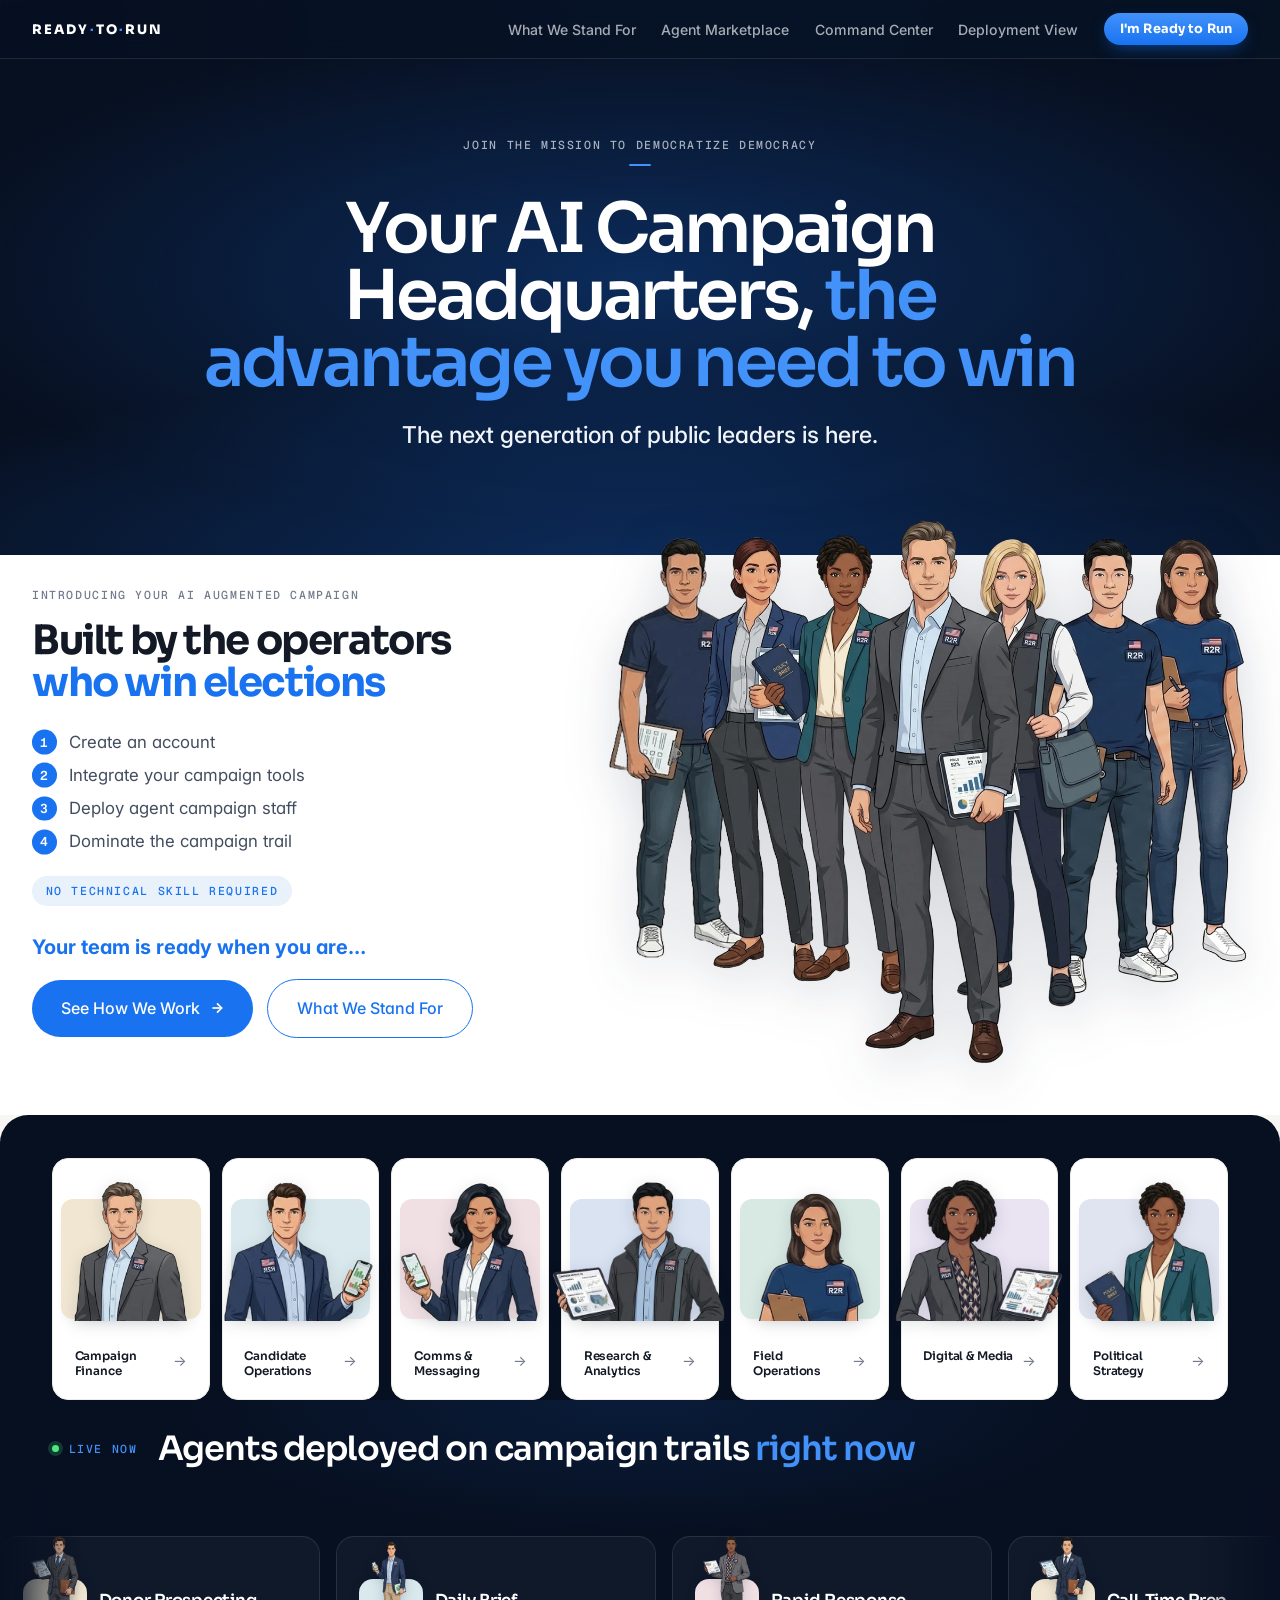
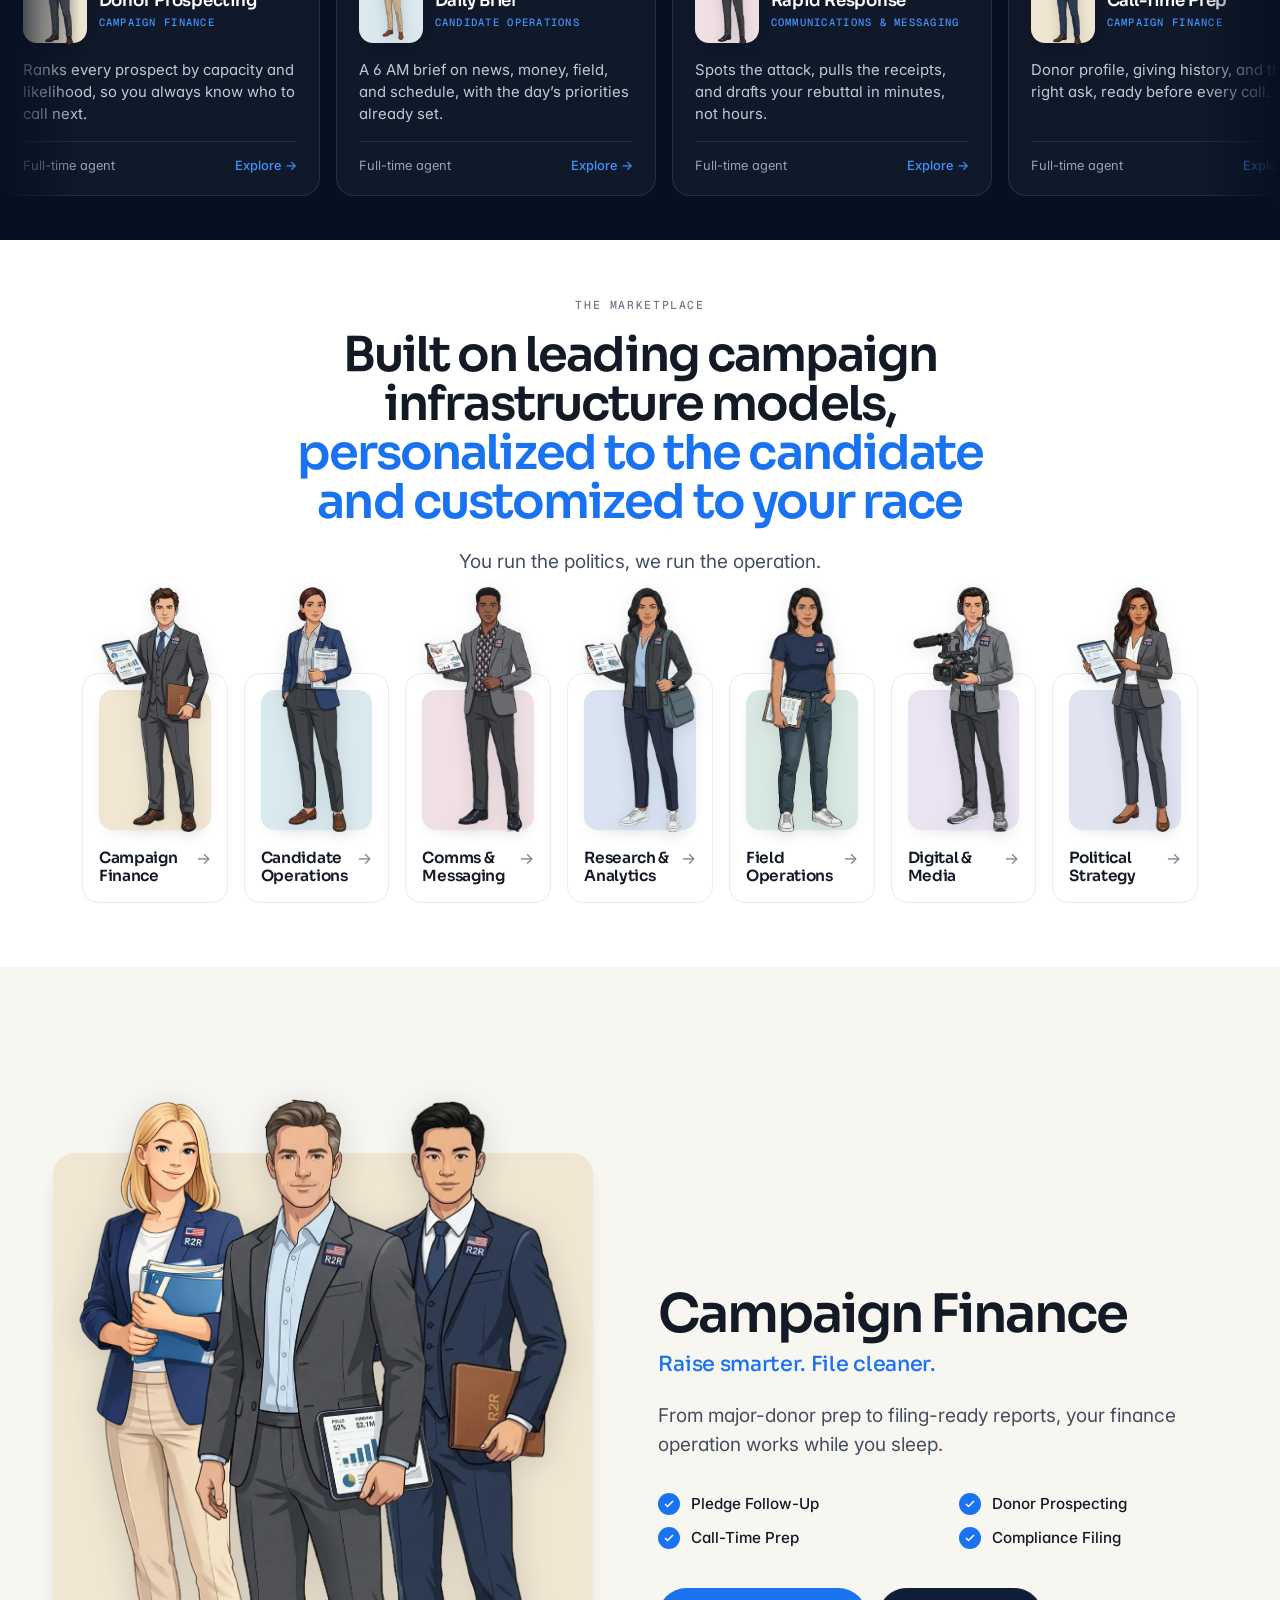
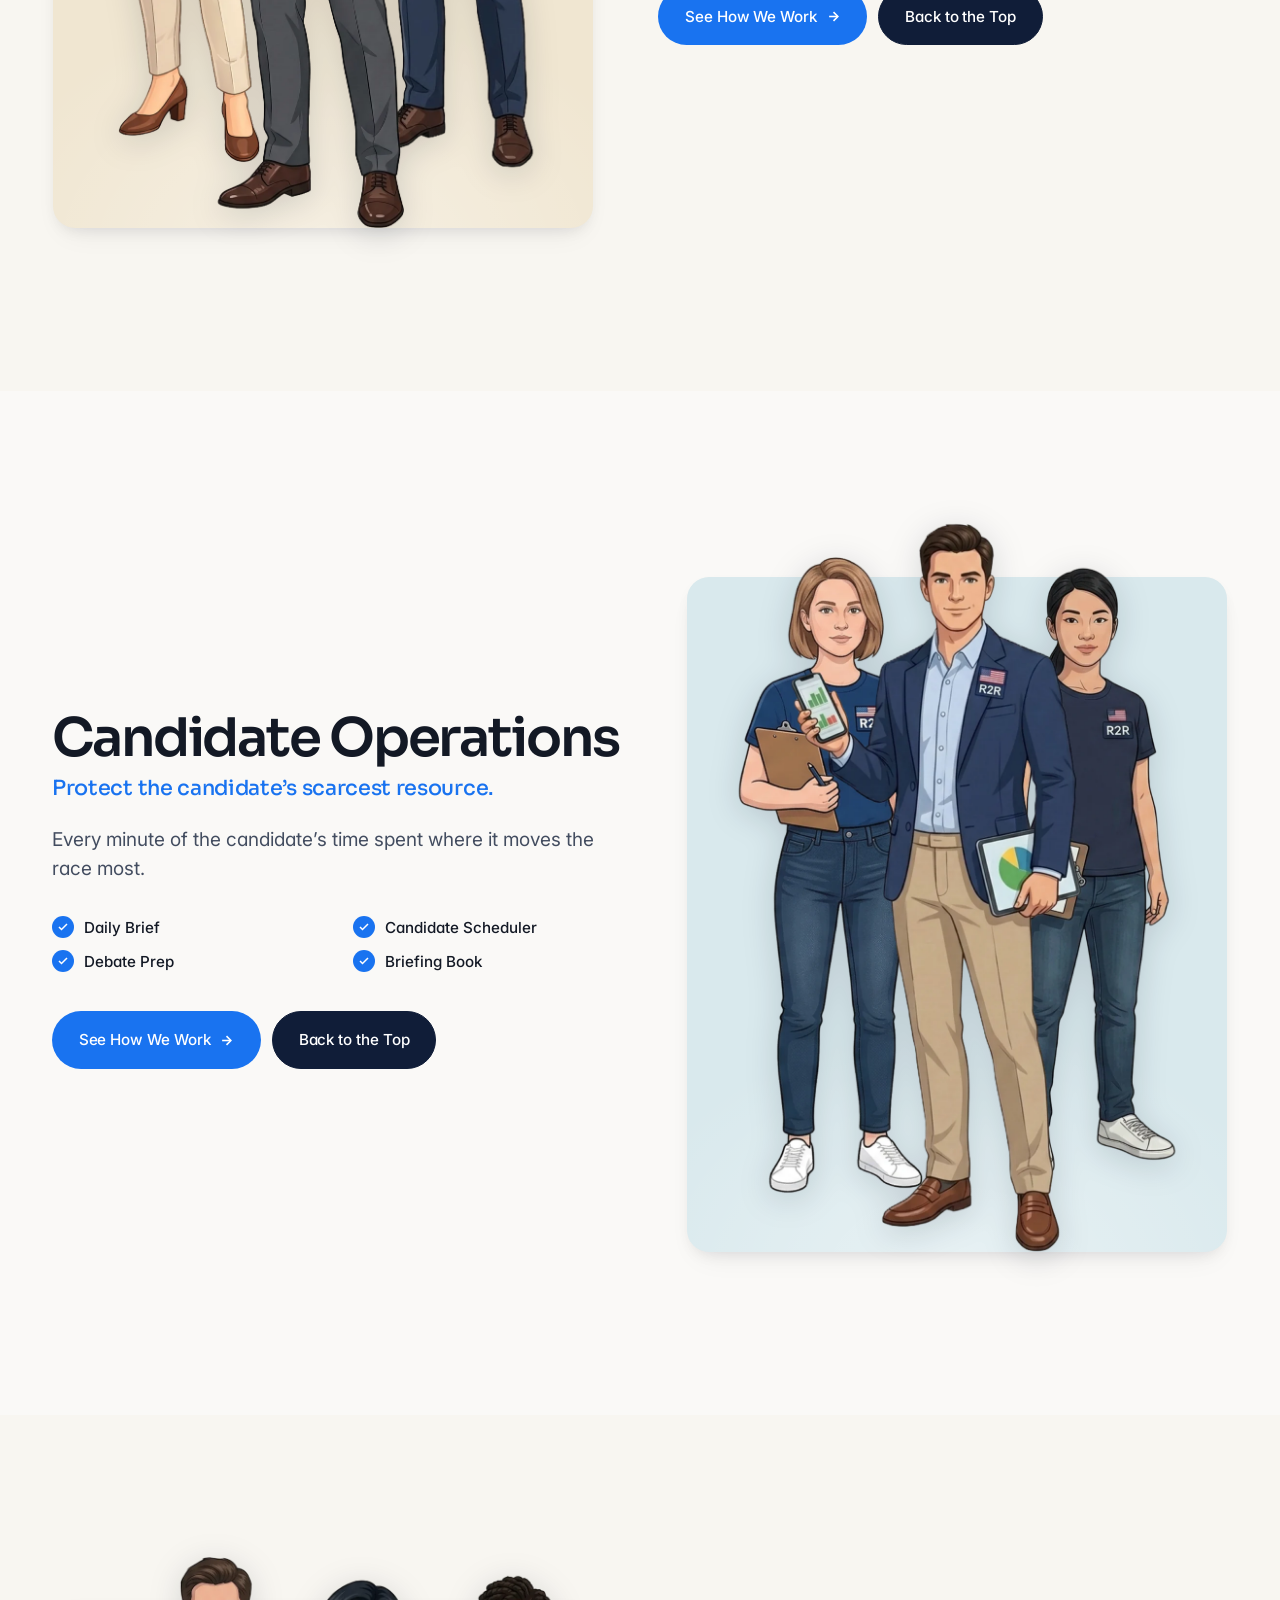
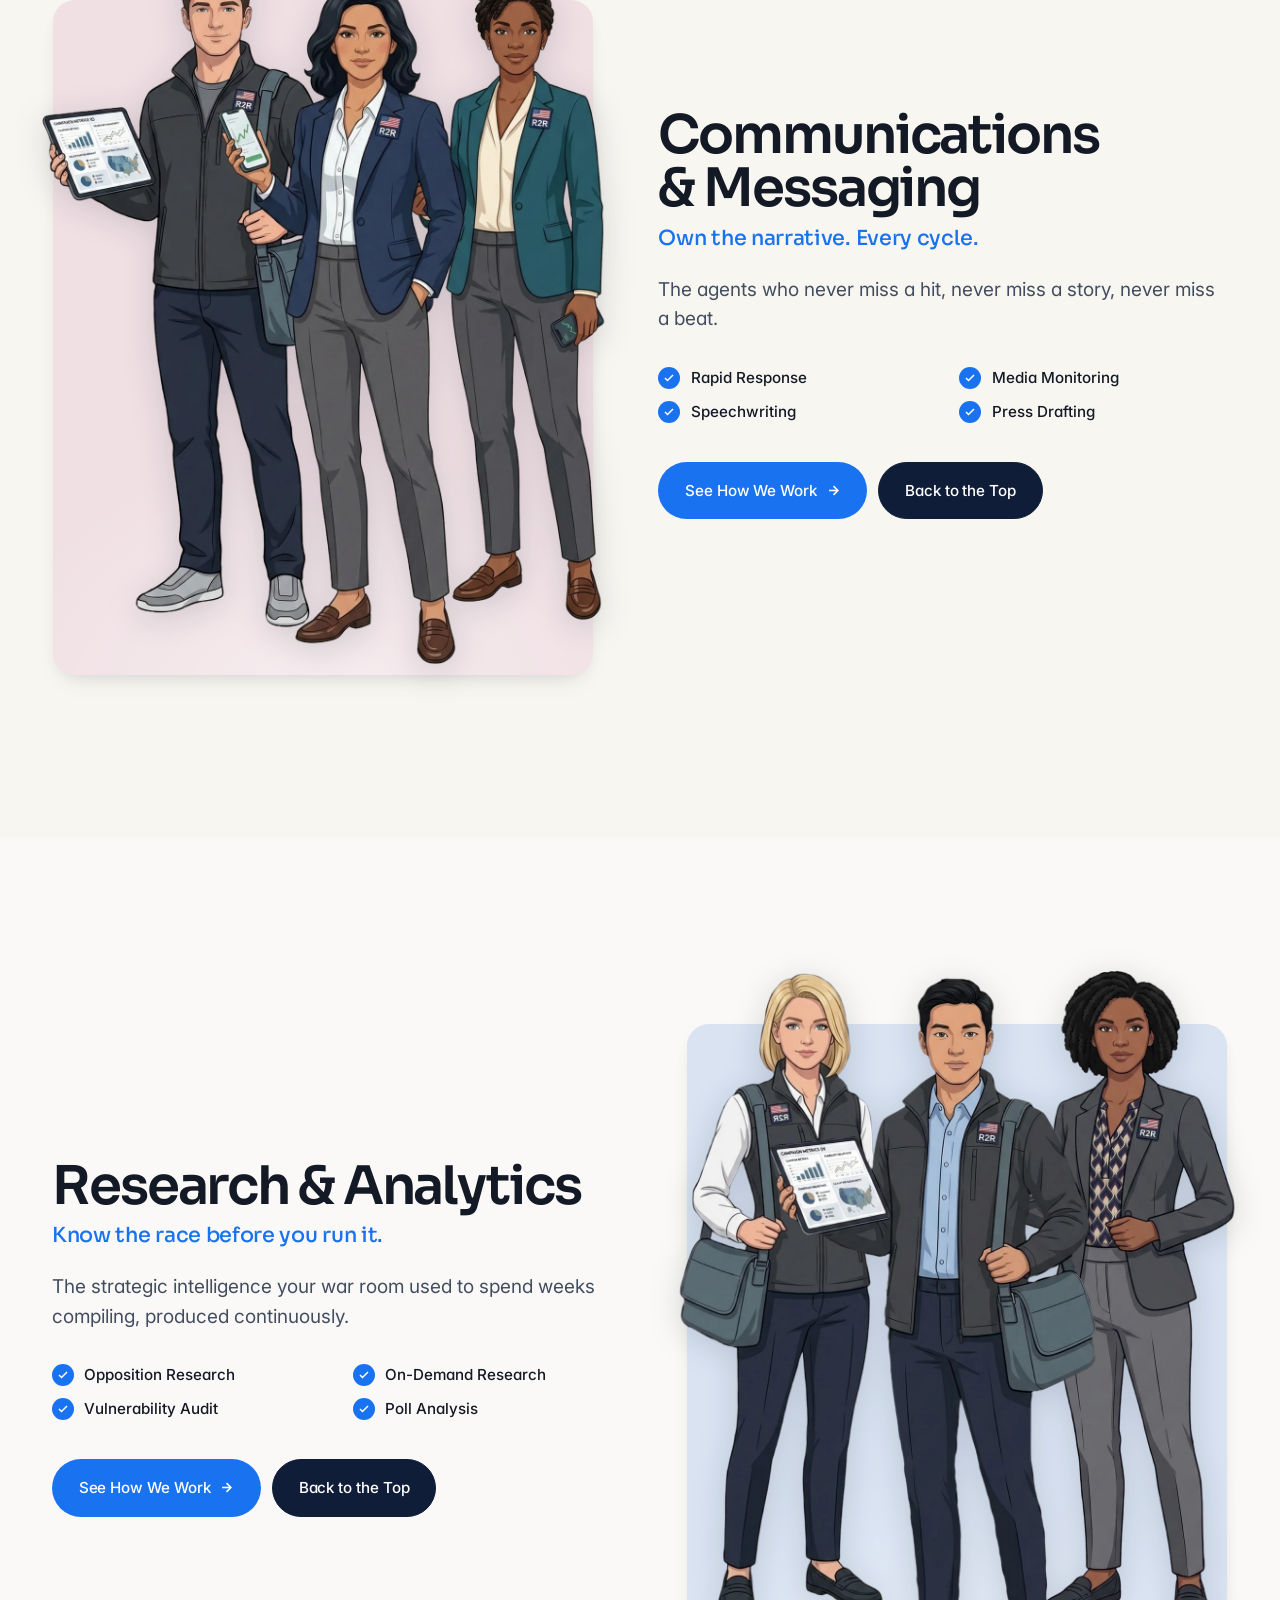
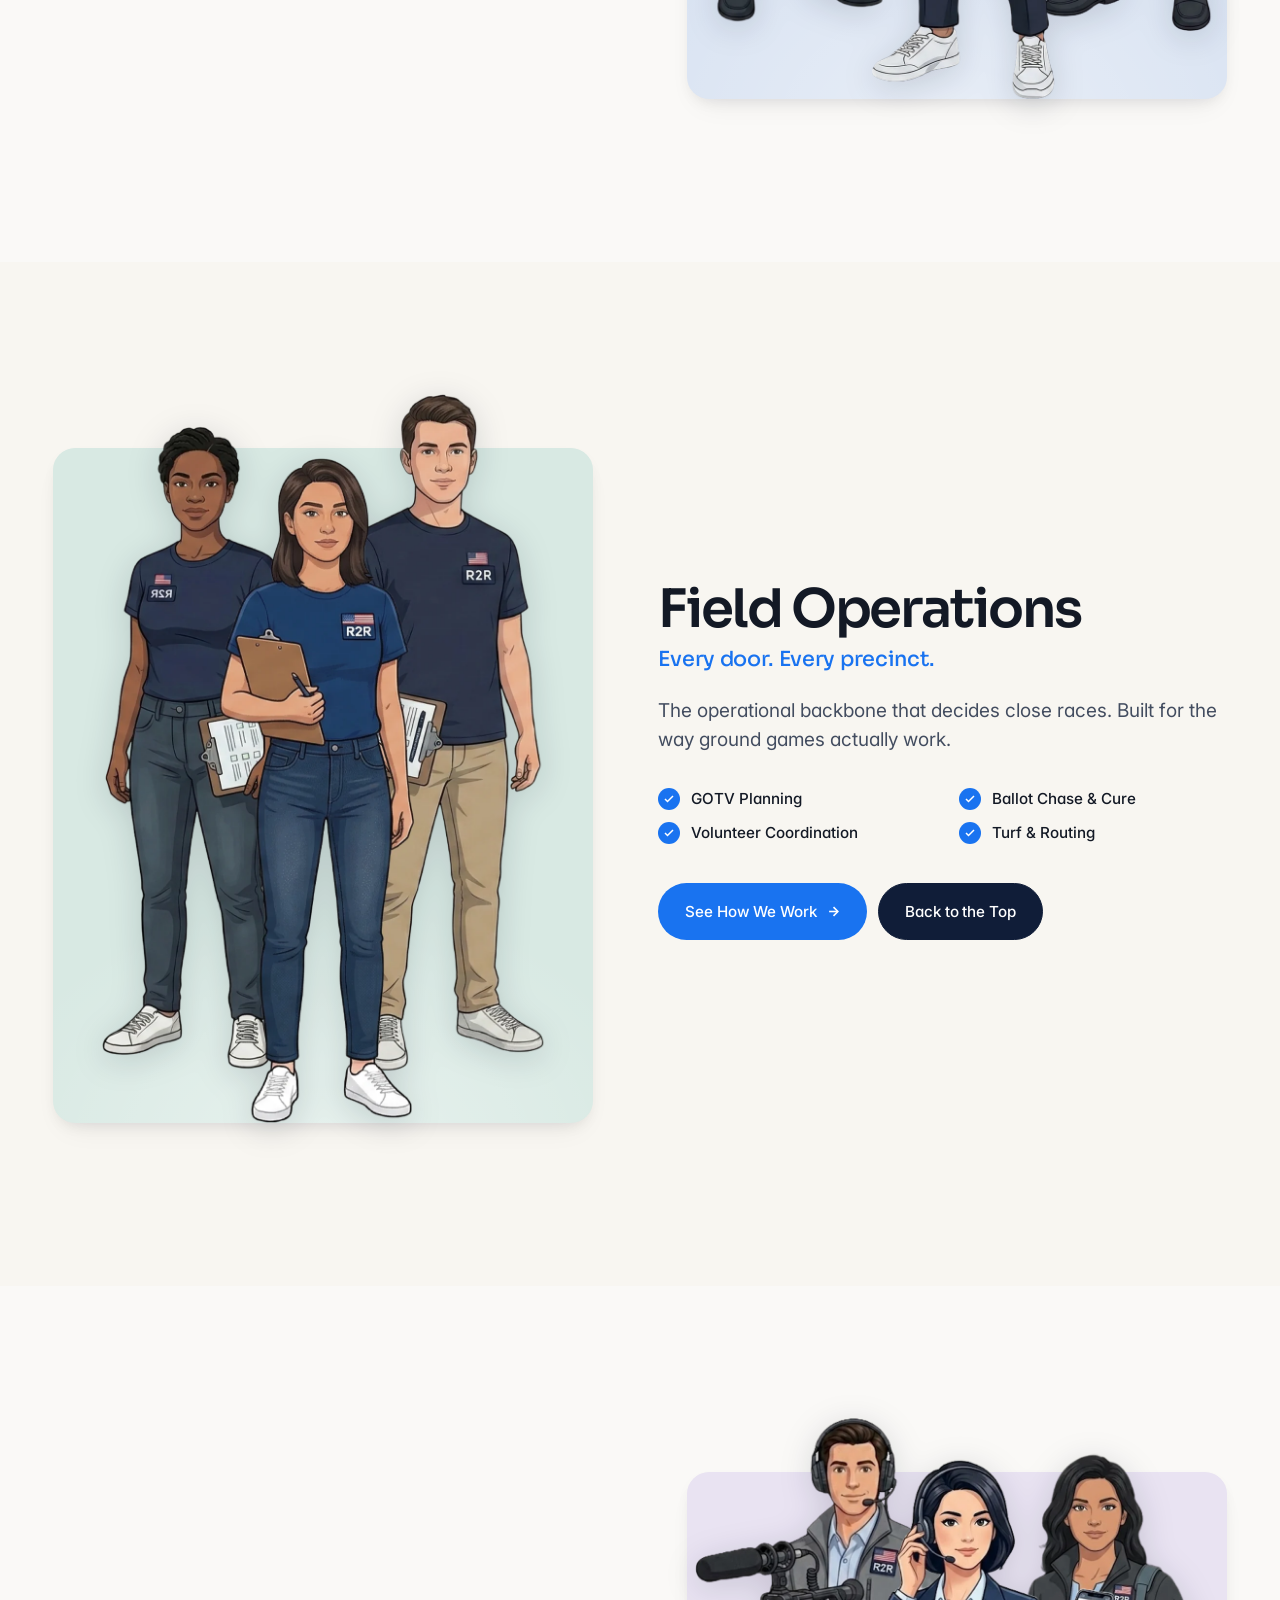
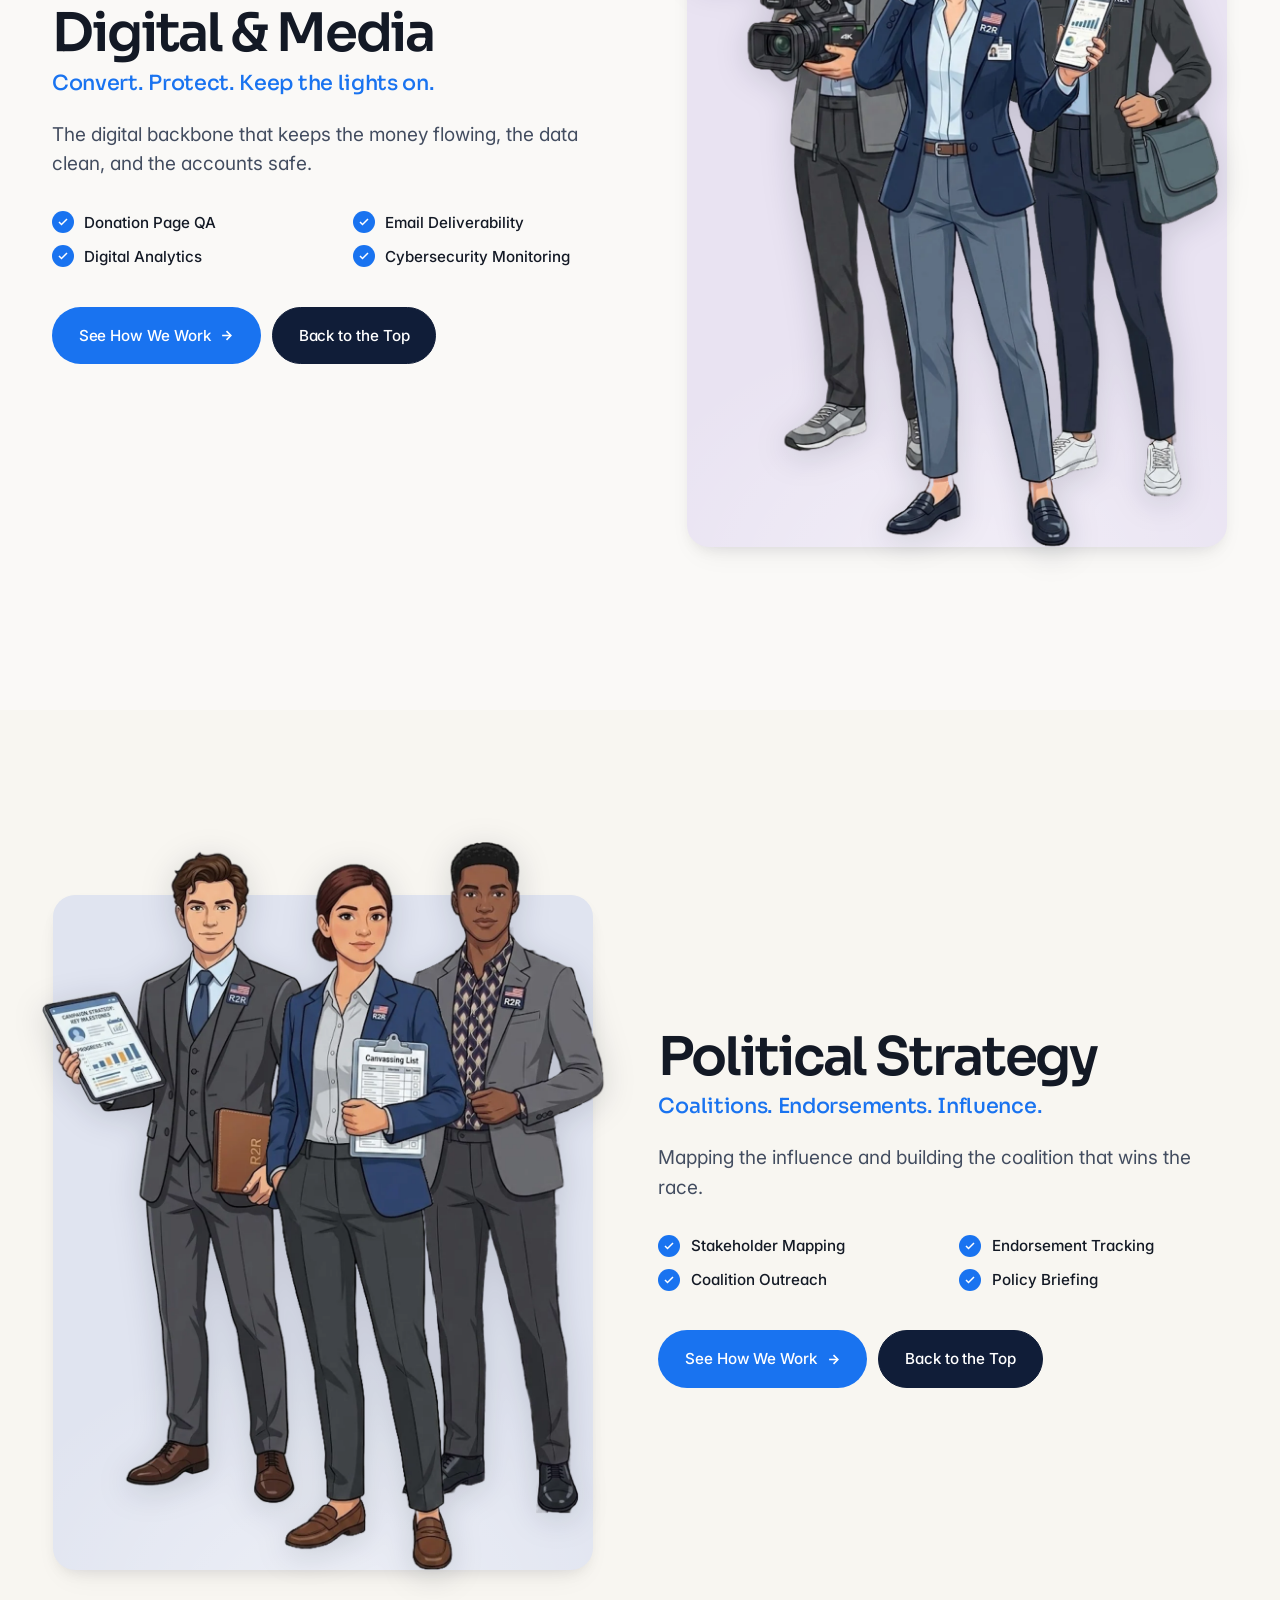
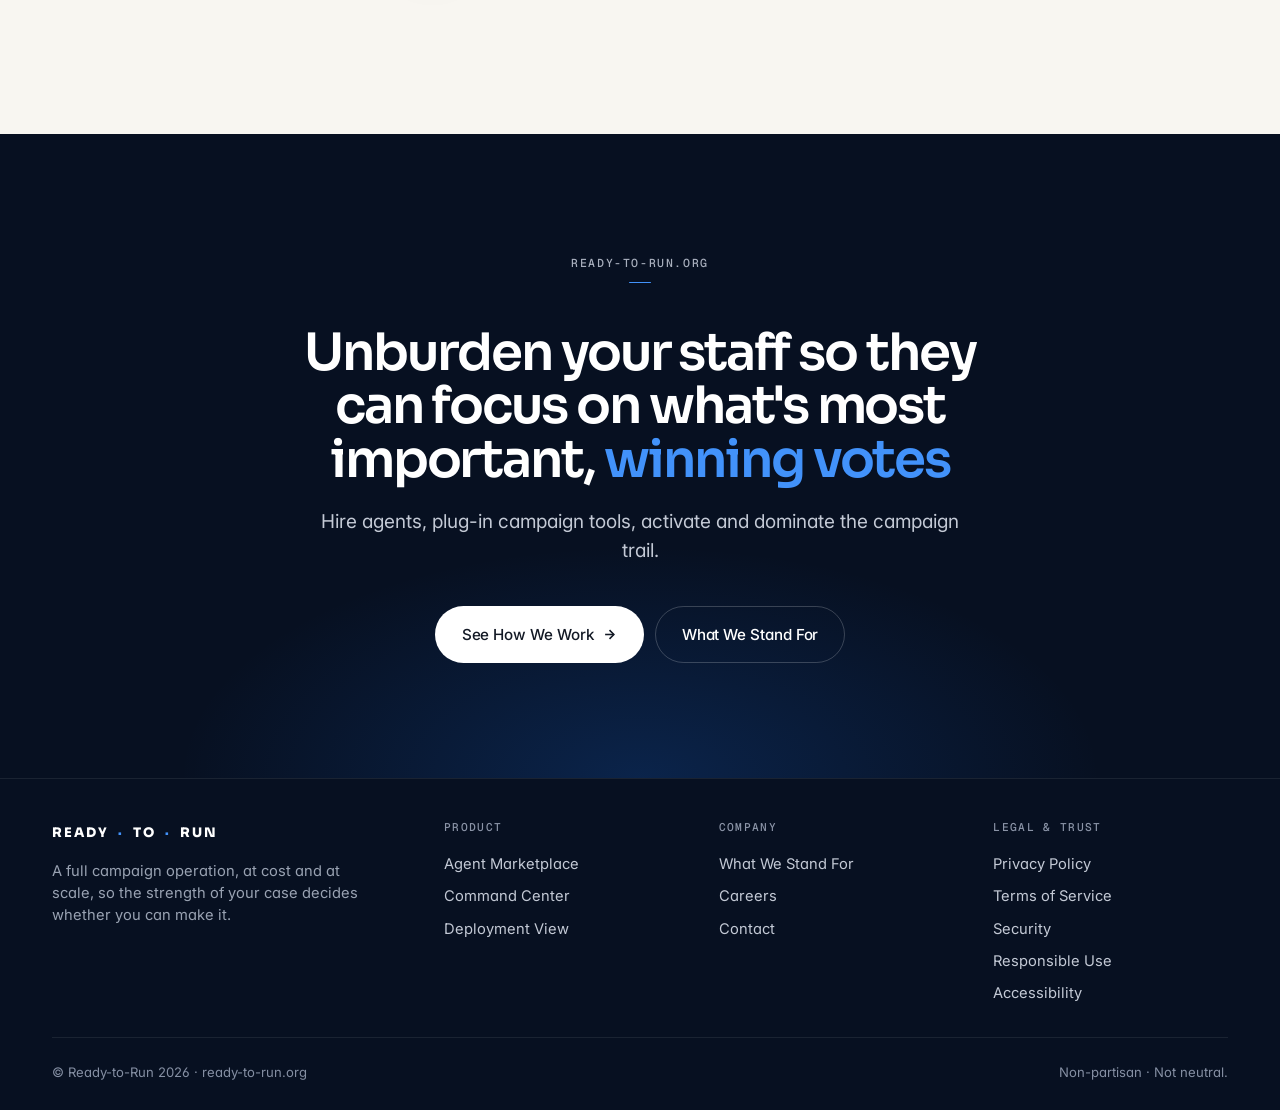
<file: index.html>
<!doctype html>
<html lang="en">
<head>
<meta charset="utf-8"/>
<meta name="viewport" content="width=device-width,initial-scale=1"/>
<title>Ready-to-Run · AI Campaign Staff</title>
<meta name="description" content="Ready-to-Run: home, marketplace, command center, deployment view and sign-in in one self-contained app."/>
<link rel="preconnect" href="https://fonts.googleapis.com"/>
<link rel="preconnect" href="https://fonts.gstatic.com" crossorigin/>
<link href="https://fonts.googleapis.com/css2?family=Sora:wght@400;500;600;700;800&family=Inter:wght@400;500;600;700&family=Geist+Mono:wght@400;500&display=swap" rel="stylesheet"/>
<link rel="stylesheet" href="css/styles.css"/>

  <link rel="canonical" href="https://ready-to-run.org/"/>
  <meta name="robots" content="index,follow"/>
  <meta name="theme-color" content="#081020"/>
  <link rel="icon" href="/favicon.svg" type="image/svg+xml"/>
  <link rel="icon" href="/images/favicon-32.png" sizes="32x32" type="image/png"/>
  <link rel="apple-touch-icon" href="/images/apple-touch-icon.png"/>
  <meta property="og:type" content="website"/>
  <meta property="og:site_name" content="Ready-to-Run"/>
  <meta property="og:title" content="Ready-to-Run · AI Campaign Staff"/>
  <meta property="og:description" content="Deploy AI campaign staff across research, communications, field operations, fundraising, and digital strategy. Build the campaign team you wish you had."/>
  <meta property="og:url" content="https://ready-to-run.org/"/>
  <meta property="og:image" content="https://ready-to-run.org/images/og-image.png"/>
  <meta property="og:image:width" content="1200"/>
  <meta property="og:image:height" content="630"/>
  <meta name="twitter:card" content="summary_large_image"/>
  <meta name="twitter:title" content="Ready-to-Run · AI Campaign Staff"/>
  <meta name="twitter:description" content="Deploy AI campaign staff across research, communications, field operations, fundraising, and digital strategy. Build the campaign team you wish you had."/>
  <meta name="twitter:image" content="https://ready-to-run.org/images/og-image.png"/>
</head>
<body>
<header class="top" id="nav"><div class="wrap">
  <a class="brand" href="#home" aria-label="Ready-to-Run home">READY<b>·</b>TO<b>·</b>RUN</a>
  <nav class="nav-main" aria-label="Primary">
    <input type="checkbox" id="navtog" class="nav-toggle-cb" hidden>
    <label for="navtog" class="nav-burger" aria-label="Open menu"><span></span><span></span><span></span></label>
    <div class="nav-set">
      <a class="nav-link" href="#what-we-stand-for" data-view="what-we-stand-for">What We Stand For</a>
      <a class="nav-link" href="#marketplace" data-view="marketplace">Agent Marketplace</a>
      <a class="nav-link" href="#command-center" data-view="command-center">Command Center</a>
      <a class="nav-link" href="#deployment-view" data-view="deployment-view">Deployment View</a>
      <a class="nav-cta" href="#sign-in" data-view="sign-in">I'm Ready to Run</a>
    </div>
  </nav>
</div></header>
<section id="v-home" class="view">

  

  <!-- HERO -->
  <header class="hero" id="top">
    <div class="container">
      <div class="hero-text">
        <span class="hero-eyebrow">Join the mission to democratize democracy</span>
        <h1>Your AI Campaign Headquarters, <span class="accent">the advantage you need to win</span></h1>
        <p class="hero-sub">The next generation of public leaders is here.</p>
      </div>

    </div>
  </header>

  <!-- HERO-AREA COLLAGE · two flanking clusters with centered marketing block -->
  <section class="hero-collage-section" id="team">
    <div class="hero-stage" id="heroStage">
      <!-- CENTERED PITCH BLOCK -->
      <div class="hs-pitch reveal">
        <span class="eyebrow">Introducing your AI augmented campaign</span>
        <h2>Built by the operators <span class="accent">who win elections</span></h2>
        <ul class="hs-bullets">
          <li>Create an account</li>
          <li>Integrate your campaign tools</li>
          <li>Deploy agent campaign staff</li>
          <li>Dominate the campaign trail</li>
        </ul>
        <span class="eyebrow-pill">No technical skill required</span>
        <p class="hs-tagline">Your team is ready when you are&hellip;</p>
        <a href="#marketplace" class="hs-cta">
          See How We Work
          <svg viewBox="0 0 24 24" fill="none" stroke="currentColor" stroke-width="2.5"><line x1="5" y1="12" x2="19" y2="12"/><polyline points="12 5 19 12 12 19"/></svg>
        </a>
        <a href="#what-we-stand-for" class="hs-cta hs-cta-ghost">What We Stand For</a>
      </div>

      <!-- HERO COLLAGE (right) · single pre-composed campaign team -->
      <div class="hs-hero-art" aria-hidden="true">
        <img
          src="images/asset-4ddbee05.webp"
          width="2387" height="2028"
          alt="" loading="eager" fetchpriority="high" decoding="async"/>
      </div>
    </div>
  </section>

  <!-- DEPT CARD SHELF (relocated · navy band that blends into the revolver below) -->
  <section class="dept-shelf-section">
    <div class="container">
      <div class="dept-row-wrap">
        <div class="hero-dept-row" id="heroDeptRow"></div>
        <div class="dept-row-chevron" id="deptRowChevron" aria-hidden="true"><svg viewBox="0 0 24 24" fill="none" stroke="currentColor" stroke-width="2.5"><polyline points="9 6 15 12 9 18"/></svg></div>
        <div class="dept-row-swipe" aria-hidden="true">
          <div class="dept-row-dots" id="deptRowDots"></div>
        </div>
      </div>
    </div>
  </section>

  <!-- AGENTS REVOLVER (canonical avatar reference impl) -->
  <section class="revolver" id="agents">
    <div class="container">
      <div class="revolver-head reveal">
        <span class="eyebrow">Live now</span>
        <h2>Agents deployed on campaign trails <span class="accent">right now</span></h2>
      </div>
    </div>
    <div class="revolver-rail-wrap">
      <div class="revolver-rail" id="revolverRail"></div>
    </div>
  </section>

  <!-- DEPT-INTRO SECTION (positioning headline + canonical-avatar grid) -->
  <section class="dept-intro-section" id="departments">
    <div class="container">
      <div class="dis-head reveal">
        <span class="eyebrow">The marketplace</span>
        <h2>Built on leading campaign infrastructure models, <span class="accent">personalized to the candidate and customized to your race</span></h2>
        <p>You run the politics, we run the operation.</p>
      </div>
    </div>
    <div class="dept-intro-grid reveal" id="deptIntroGrid"></div>
  </section>

  <!-- DEPT DEEP-DIVE BANDS -->
  <main id="departmentBands"></main>



  <!-- FINAL CTA -->
  <section class="final">
    <div class="container">
      <span class="hero-eyebrow">ready-to-run.org</span>
      <h2>Unburden your staff so they can focus on what's most important, <span class="accent">winning votes</span></h2>
      <p>Hire agents, plug-in campaign tools, activate and dominate the campaign trail.</p>
      <div class="ctas">
        <a href="#marketplace" class="btn btn-on-dark">
          See How We Work
          <svg viewBox="0 0 24 24" fill="none" stroke="currentColor" stroke-width="2.5"><line x1="5" y1="12" x2="19" y2="12"/><polyline points="12 5 19 12 12 19"/></svg>
        </a>
        <a href="#what-we-stand-for" class="btn btn-ghost-dark">What We Stand For</a>
      </div>
    </div>
  </section>

  <footer>
    <div class="container">
      <div class="foot-grid">
        <div>
          <a href="#top" class="logo">READY<b>·</b>TO<b>·</b>RUN</a>
          <p>A full campaign operation, at cost and at scale, so the strength of your case decides whether you can make it.</p>
        </div>
        <div>
          <h5>Product</h5>
          <ul>
            <li><a href="#marketplace">Agent Marketplace</a></li>
            <li><a href="#command-center">Command Center</a></li>
            <li><a href="#deployment-view">Deployment View</a></li>
          </ul>
        </div>
        <div>
          <h5>Company</h5>
          <ul>
            <li><a href="#what-we-stand-for">What We Stand For</a></li>
            <li><a href="#">Careers</a></li>
            <li><a href="#">Contact</a></li>
          </ul>
        </div>
        <div>
          <h5>Legal &amp; Trust</h5>
          <ul>
            <li><a href="#">Privacy Policy</a></li>
            <li><a href="#">Terms of Service</a></li>
            <li><a href="#">Security</a></li>
            <li><a href="#">Responsible Use</a></li>
            <li><a href="#">Accessibility</a></li>
          </ul>
        </div>
      </div>
      <div class="foot-bot">
        <div>© Ready-to-Run 2026 · <a href="https://ready-to-run.org">ready-to-run.org</a></div>
        <div>Non-partisan · Not neutral.</div>
      </div>
    </div>
  </footer>


  
</section>
<section id="v-wwsf" class="view">



<section class="ws-hero">
  <div class="ws-container">
    <span class="ws-eyebrow ws-cas" style="transition-delay:0ms">WHAT WE STAND FOR</span>
    <h1 class="ws-cas" style="transition-delay:90ms">Run on what you <span class="ws-acc">believe.</span></h1>
    <p class="ws-sub ws-cas" style="transition-delay:180ms">Your <span class="ws-acc">AI Campaign Headquarters</span>, so your positions are <span class="ws-acc">never compromised by your budget.</span></p>
    <figure class="ws-art ws-cas" style="transition-delay:270ms">
      <img src="images/asset-4f2b704f.webp" alt="Six Ready-to-Run staff flanking two candidate silhouettes" width="2971" height="2221" decoding="async">
    </figure>
  </div>
</section>

<section class="ws-band" id="mission">
  <div class="ws-container">
    <span class="ws-eyebrow ws-reveal">The mission</span>
    <p class="ws-statement ws-reveal" style="transition-delay:70ms">To advance the democratic experiment with evolving technologies to <span class="ws-acc-l">elect the next generation of leaders</span> for the public interest.</p>
    <p class="ws-lead ws-reveal" style="transition-delay:140ms">The next generation isn't defined by age or by status. It's defined by character and democratic values. Sometimes that leader is already in office. Sometimes they haven't filed yet. Either way, they deserve a campaign that lets them say what they stand for.</p>
  </div>
</section>

<section class="ws-band ws-band--cream" id="condition">
  <div class="ws-container">
    <span class="ws-eyebrow ws-reveal">The condition, not the people</span>
    <h2 class="ws-reveal" style="transition-delay:70ms">It's <span class="ws-acc-l">the equation</span>, not the leaders.</h2>
    <p class="ws-lead ws-lead--strong ws-reveal" style="transition-delay:140ms">Most public servants entered politics to serve the public interest. We believe most still do.</p>
    <p class="ws-body ws-reveal" style="transition-delay:140ms">But campaigns today are prohibitively expensive, and the funds have to come from somewhere. So every leader, however principled, inherits the same equation:</p>
    <div class="ws-eq ws-reveal" style="transition-delay:140ms">
      <span class="ws-eq-term">Fund the operation</span><i aria-hidden="true">+</i>      <span class="ws-eq-term">Protect the seat</span><i aria-hidden="true">+</i>      <span class="ws-eq-term">Weigh every decision against the cost to hold</span>
    </div>
    <p class="ws-body ws-reveal" style="transition-delay:210ms">When stepping back risks handing the public's business to whoever can out-raise you, holding on is the responsible play.</p>
    <p class="ws-lead ws-lead--strong ws-reveal" style="transition-delay:210ms">Today's leaders aren't failing the public. They're making the best decisions available inside a bad equation.</p>
    <p class="ws-pull ws-reveal" style="transition-delay:210ms">That is a condition. <span class="ws-acc-l">And conditions can be changed.</span></p>
  </div>
</section>

<section class="ws-band" id="idea">
  <div class="ws-container">
    <span class="ws-eyebrow ws-reveal">The idea</span>
    <h2 class="ws-reveal" style="transition-delay:70ms">Money doesn't buy ideas. <span class="ws-acc-l">It buys operations.</span></h2>
    <p class="ws-eq-cap ws-reveal" style="transition-delay:140ms">research · drafting · monitoring · compliance · donor preparation · field coordination.</p>
    <p class="ws-body ws-reveal" style="transition-delay:140ms">To stay in office and make policy, a leader first has to fund a campaign.</p>
    <div class="ws-chain ws-reveal" style="transition-delay:140ms">
      <span class="ws-chain-term">Campaign operations cost a fortune</span><i class="ws-chain-arrow" aria-hidden="true">→</i>      <span class="ws-chain-term">The fortune has to be raised</span><i class="ws-chain-arrow" aria-hidden="true">→</i>      <span class="ws-chain-term">Another dollar raised, another quiet condition</span>
    </div>
    <p class="ws-lead ws-lead--strong ws-reveal" style="transition-delay:210ms">So policy positions align to fit the fundraising, not the purpose. Not because leaders are for sale, but because the bill always comes due.</p>
    <p class="ws-kicker ws-reveal" style="transition-delay:210ms">Make the operation affordable, and the bending stops: there's nothing left to compromise for. <span class="ws-acc-l">That's the entire idea.</span></p>
  </div>
</section>

<section class="ws-band ws-band--dark" id="what-we-do">
  <div class="ws-container">
    <span class="ws-eyebrow ws-reveal">What we do</span>
    <h2 class="ws-reveal" style="transition-delay:70ms">Augment a winning campaign staff, <span class="ws-acc">at cost and at scale.</span></h2>
    <p class="ws-lead ws-reveal" style="transition-delay:140ms">Ready-to-Run is your AI Campaign Headquarters, built around the necessary roles that have always made campaigns expensive.</p>
    <div class="ws-chips ws-reveal" style="transition-delay:140ms"><span class="ws-chip">Research and Analytics</span><span class="ws-chip">Communications</span><span class="ws-chip">Finance Operations</span><span class="ws-chip">Field Coordination</span><span class="ws-chip">Compliance</span><span class="ws-chip">and more</span></div>
    <div class="ws-pair ws-reveal" style="transition-delay:210ms">
      <div class="ws-pair-col">
        <div class="ws-pair-a">A chatbot waits for a prompt.</div>
        <div class="ws-botcard" aria-label="What a chatbot does and doesn't">
          <div class="ws-bot-top">
            <span class="ws-bot-avi"><svg viewBox="0 0 24 24" fill="none" aria-hidden="true"><rect x="5" y="8" width="14" height="11" rx="2.5" stroke="currentColor" stroke-width="1.6"/><path d="M12 8V4.8" stroke="currentColor" stroke-width="1.6" stroke-linecap="round"/><circle cx="12" cy="3.6" r="1.1" stroke="currentColor" stroke-width="1.4"/><circle cx="9.3" cy="12.6" r="1" fill="currentColor"/><circle cx="14.7" cy="12.6" r="1" fill="currentColor"/><path d="M9.4 16h5.2" stroke="currentColor" stroke-width="1.6" stroke-linecap="round"/></svg></span>
            <span class="ws-bot-id"><b>Chatbot</b><i>NO ROLE HELD</i></span>
          </div>
          <div class="ws-bot-status"><em></em><span class="ws-bot-st">IDLE</span><span class="ws-bot-line">Drafts on request · forgets your campaign between chats</span></div>
          <div class="ws-bot-foot"><span>Deployed</span><span class="ws-bot-toggle" aria-hidden="true"></span></div>
        </div>
      </div>
      <div class="ws-pair-col">
        <div class="ws-pair-b">A Ready-to-Run agent holds a job.</div>
        <div class="ws-livecard">
<article class="cc-card " data-key="compliance-filing" data-agent="Compliance Filing Assistant" data-dept="finance" style="--accent:hsl(150 62% 54%);--tint:hsl(150 45% 87%)">
    
    <div class="cc-top">
      <div class="cc-avi"><img src="images/asset-f8d71208.webp" alt=""></div>
      <div class="cc-tt"><div class="cc-name">Compliance Filing Assistant</div><div class="cc-tag">Campaign Finance</div></div>
      <div class="cc-actions"><span class="nb">1</span><button tabindex="-1" class="pin " data-pin="1"><svg viewBox="0 0 24 24" fill="none" stroke="currentColor" stroke-width="1.8"><path d="M9 4h6l-1 6 3 3v2H7v-2l3-3z"></path><path d="M12 15v5"></path></svg></button></div>
    </div>
    <div class="cc-meta"><span class="st on"><i></i>Active</span><span class="act">Q2 report assembled · awaiting your sign-off</span><button tabindex="-1" class="cc-go" data-go="1" title="Go to Compliance Filing Assistant"><svg viewBox="0 0 24 24" fill="none" stroke="currentColor" stroke-width="2" stroke-linecap="round" stroke-linejoin="round"><path d="M5 12h13"></path><path d="M12 5l7 7-7 7"></path></svg></button></div>
    <div class="cc-foot"><span>Deployed</span><label class="sw"><input tabindex="-1" type="checkbox" checked=""><span></span></label></div>
  </article>
        </div>
      </div>
    </div>
    <p class="ws-body ws-reveal" style="transition-delay:210ms">It carries the role's responsibilities, stays on the work around the clock, and brings the results to you for approval. You review, you approve, you decide.</p>
    <div class="ws-steps-tag ws-eyebrow ws-reveal">No technical skill required.</div>
    <ol class="ws-steps ws-reveal">
      <li><span class="ws-num-head"><i>01</i><b>Hire</b></span><span class="ws-sub-line">So your real staff can focus on what's most important</span></li>
      <li><span class="ws-num-head"><i>02</i><b>Plug-in</b></span><span class="ws-sub-line">Connect your campaign tools you already use</span></li>
      <li><span class="ws-num-head"><i>03</i><b>Activate</b></span><span class="ws-sub-line">Deploy agents to go to work</span></li>
    </ol>
    <div class="ws-previews ws-reveal">
      <figure class="ws-pv"><figcaption><span class="ws-num-head"><i>01</i><b>Agent Marketplace</b></span><span class="ws-sub-line ws-cap-sub">Hire the agents your campaign needs.</span></figcaption><img src="images/asset-aa3eff98.webp" alt="Agent Marketplace preview" width="1933" height="634" decoding="async"></figure>
      <figure class="ws-pv"><figcaption><span class="ws-num-head"><i>02</i><b>Command Center</b></span><span class="ws-sub-line ws-cap-sub">Run your whole team from one place.</span></figcaption><img src="images/asset-eeaec8f3.webp" alt="Command Center preview" width="1915" height="939" decoding="async"></figure>
      <figure class="ws-pv"><figcaption><span class="ws-num-head"><i>03</i><b>Deployment View</b></span><span class="ws-sub-line ws-cap-sub">Watch the work happen in real time.</span></figcaption><img src="images/asset-4a107d7b.webp" alt="Deployment View preview" width="1918" height="721" decoding="async"></figure>
    </div>
    <div class="ws-kicker ws-kicker--dark ws-reveal">
      <b class="ws-result-t">The Result</b>
      <span class="ws-result-l">Affordable campaign operations capabilities that used to require a war chest.</span>
      <span class="ws-result-l">Now winning is based on <span class="ws-acc">the strength of your positions</span>, not the size of your budget.</span>
    </div>
  </div>
</section>

<section class="ws-band" id="your-campaign">
  <div class="ws-container">
    <span class="ws-eyebrow ws-reveal">It's your campaign</span>
    <h2 class="ws-reveal" style="transition-delay:70ms">Our source of truth is <span class="ws-acc-l">what you stand for.</span></h2>
    <p class="ws-lead ws-lead--strong ws-reveal" style="transition-delay:140ms">Three experience agents come with every team. Their first job is <span class="ws-acc-l">learning you</span>.</p>
    <p class="ws-body ws-reveal" style="transition-delay:140ms">Your positions, in your words, become the record every agent works from. Nothing speaks for you that didn't come from you, and nothing about you changes without your consent.</p>
    <p class="ws-body ws-reveal" style="transition-delay:140ms">From there, our team guides you through the technical setup, connects your tools, and keeps you current on what matters most, in real time.</p>
    <div class="ws-iyc">
      <div class="ws-pcards">
        <div class="ws-pcard ws-reveal" style="transition-delay:70ms"><div class="ws-pcard-top"><span class="ws-pavi" style="background:hsl(225 35% 91%)"><img src="images/asset-f875be2c.webp" alt=""></span><span class="ws-pid"><b>Jax Rousseau</b><i>Political Consultant</i></span></div><p>Learns your campaign and what you stand for</p></div>
        <div class="ws-pcard ws-reveal" style="transition-delay:140ms"><div class="ws-pcard-top"><span class="ws-pavi" style="background:hsl(215 50% 90%)"><img src="images/asset-d0f521c1.webp" alt=""></span><span class="ws-pid"><b>Jon Locke</b><i>Tech Operations Lead</i></span></div><p>Helps you set up and operate the platform</p></div>
        <div class="ws-pcard ws-reveal" style="transition-delay:210ms"><div class="ws-pcard-top"><span class="ws-pavi" style="background:hsl(215 50% 90%)"><img src="images/asset-cb317cbe.webp" alt=""></span><span class="ws-pid"><b>Tom Hobbes</b><i>R2R Campaign Manager</i></span></div><p>Your catch-all for the whole campaign</p></div>
      </div>
      <figure class="ws-trio ws-reveal" style="transition-delay:210ms">
        <img src="images/asset-505494a9.webp" alt="Jon Locke, Tom Hobbes, and Jax Rousseau, your Ready-to-Run experience agents" width="1826" height="2407" decoding="async">
      </figure>
    </div>
  </div>
</section>

<section class="ws-band ws-band--cream" id="politics">
  <div class="ws-container">
    <span class="ws-eyebrow ws-reveal">You Run the Politics, We Run the Operations</span>
    <h2 class="ws-reveal" style="transition-delay:70ms">Non-partisan. <span class="ws-acc-l">Not neutral.</span></h2>
    <p class="ws-lead ws-reveal" style="transition-delay:140ms">We hold one bar for every door we open, and it has no party test. We look for public servants who support:</p>
    <ul class="ws-bar-list ws-reveal" style="transition-delay:140ms">
      <li>The rule of law</li>
      <li>Truth to the public</li>
      <li>The equal dignity of every citizen</li>
      <li>Fidelity to the peaceful transfer of power</li>
    </ul>
    <p class="ws-lead ws-reveal" style="transition-delay:210ms">Leaders who carry these values will find a full team behind them here, whether they've served for decades or are running for the first time.</p>
  </div>
</section>

<section class="ws-band ws-band--dark" id="trust">
  <div class="ws-container">
    <h2 class="ws-reveal">Built to be worthy of <span class="ws-acc">your trust and your voters</span></h2>
    <div class="ws-grid">
      <div class="ws-card ws-card--dark ws-tcard ws-reveal" style="transition-delay:0ms" role="button" tabindex="0" aria-expanded="false"><div class="ws-trow"><h3>Verified facts only</h3><span class="ws-caret"><svg viewBox="0 0 16 16" fill="none" aria-hidden="true"><path d="M4 6l4 4 4-4" stroke="currentColor" stroke-width="1.6" stroke-linecap="round" stroke-linejoin="round"/></svg></span></div><p>Your team works from sources it can show you. If an agent can't back a claim, it doesn't make the claim.</p><div class="ws-tdetail"><p>Every claim your team makes traces to a source you can open. Ask any agent where a fact came from and it shows you. No source, no claim, no exceptions.</p></div></div>
      <div class="ws-card ws-card--dark ws-tcard ws-reveal" style="transition-delay:70ms" role="button" tabindex="0" aria-expanded="false"><div class="ws-trow"><h3>Honesty about uncertainty</h3><span class="ws-caret"><svg viewBox="0 0 16 16" fill="none" aria-hidden="true"><path d="M4 6l4 4 4-4" stroke="currentColor" stroke-width="1.6" stroke-linecap="round" stroke-linejoin="round"/></svg></span></div><p>Uncertainty is stated and brought to you, never papered over. Your agents answer the question you asked, unwelcome facts included, and flag risk rather than flatter you.</p><div class="ws-tdetail"><p>When the evidence is thin, your team says so plainly and brings the question to you instead of guessing around it. Confidence here is earned by the record, not performed for you.</p></div></div>
      <div class="ws-card ws-card--dark ws-tcard ws-reveal" style="transition-delay:140ms" role="button" tabindex="0" aria-expanded="false"><div class="ws-trow"><h3>You're in command</h3><span class="ws-caret"><svg viewBox="0 0 16 16" fill="none" aria-hidden="true"><path d="M4 6l4 4 4-4" stroke="currentColor" stroke-width="1.6" stroke-linecap="round" stroke-linejoin="round"/></svg></span></div><p>Nothing consequential ships without your approval, and the most sensitive work waits behind the highest gates. The judgment that matters stays human, and it stays yours.</p><div class="ws-tdetail"><p>Every consequential action waits on a named human approval, and what you approved is exactly what goes out. The most sensitive work carries the highest gates, and no agent can approve on a human's behalf.</p></div></div>
      <div class="ws-card ws-card--dark ws-tcard ws-reveal" style="transition-delay:210ms" role="button" tabindex="0" aria-expanded="false"><div class="ws-trow"><h3>Voters are the point, not the target</h3><span class="ws-caret"><svg viewBox="0 0 16 16" fill="none" aria-hidden="true"><path d="M4 6l4 4 4-4" stroke="currentColor" stroke-width="1.6" stroke-linecap="round" stroke-linejoin="round"/></svg></span></div><p>We help campaigns deserve votes, not beg for them. We don't spam voters, that's a losing strategy your opponent can continue to pay for. We run a campaign engine designed to win, pure and simple.</p><div class="ws-tdetail"><p>We build for your headquarters, not for the spamming. No persuasion targeting, no synthetic media of real people, no disinformation. Your campaign earns votes here; nothing on this platform manufactures them.</p></div></div>
    </div>
  </div>
</section>

<section class="ws-final">
  <div class="ws-container">
    <p class="ws-kicker ws-kicker--dark ws-reveal">250 years ago, our Founding Fathers staked their <span class="ws-acc">lives, fortunes, and sacred honor</span> to launch this democratic experiment. Let us have <span class="ws-acc">the courage to advance it together.</span></p>
    <h2 class="ws-reveal" style="transition-delay:90ms">A Republic, <span class="ws-acc">if you can keep it...</span></h2>
    <p class="ws-reveal" style="transition-delay:140ms;margin:0.7rem auto 0;font-family:'Sora',sans-serif;font-style:italic;font-weight:500;font-size:clamp(1rem,0.5vw + 0.85rem,1.2rem);color:hsl(220 14% 70%)">~Benjamin Franklin</p>
    <div class="ws-cta-row ws-reveal" style="transition-delay:140ms">
      <a class="ws-btn ws-btn-primary" href="#sign-in">I'm Ready to Run <svg viewBox="0 0 16 16" fill="none" aria-hidden="true"><path d="M3 8h10M9 4l4 4-4 4" stroke="currentColor" stroke-width="1.6" stroke-linecap="round" stroke-linejoin="round"/></svg></a>
    </div>
  </div>
</section>

<footer>
  <div class="ws-container">
    <div class="foot-grid">
      <div>
        <a href="#top" class="logo">READY<b>·</b>TO<b>·</b>RUN</a>
        <p>A full campaign operation, at cost and at scale, so the strength of your case decides whether you can make it.</p>
      </div>
      <div>
        <h5>Product</h5>
        <ul>
          <li><a href="#marketplace">Agent Marketplace</a></li>
          <li><a href="#command-center">Command Center</a></li>
          <li><a href="#deployment-view">Deployment View</a></li>
        </ul>
      </div>
      <div>
        <h5>Company</h5>
        <ul>
          <li><a href="#what-we-stand-for">What We Stand For</a></li>
          <li><a href="#">Careers</a></li>
          <li><a href="#">Contact</a></li>
        </ul>
      </div>
      <div>
        <h5>Legal &amp; Trust</h5>
        <ul>
          <li><a href="#">Privacy Policy</a></li>
          <li><a href="#">Terms of Service</a></li>
          <li><a href="#">Security</a></li>
          <li><a href="#">Responsible Use</a></li>
          <li><a href="#">Accessibility</a></li>
        </ul>
      </div>
    </div>
    <div class="foot-bot">
      <div>© Ready-to-Run 2026 · <a href="https://ready-to-run.org">ready-to-run.org</a></div>
      <div>Non-partisan · Not neutral.</div>
    </div>
  </div>
</footer>

<div class="ws-lb" id="wsLightbox" role="dialog" aria-modal="true" aria-label="Interface preview" hidden>
  <button class="ws-lb-close" type="button" aria-label="Close preview"><svg viewBox="0 0 24 24" fill="none" aria-hidden="true"><path d="M6 6l12 12M18 6L6 18" stroke="currentColor" stroke-width="2" stroke-linecap="round"/></svg></button>
  <img alt="">
</div>


</section>
<section id="v-marketplace" class="view"><button class="team-btn" id="teamBtn" aria-label="Open Team Builder">
      <svg viewBox="0 0 24 24" fill="none" stroke="currentColor" stroke-width="2"><path d="M17 21v-2a4 4 0 0 0-4-4H5a4 4 0 0 0-4 4v2"/><circle cx="9" cy="7" r="4"/><path d="M23 21v-2a4 4 0 0 0-3-3.87"/><path d="M16 3.13a4 4 0 0 1 0 7.75"/></svg>
      Your Team <span class="n" id="teamCount">0</span>
    </button>


<section class="hero"><div class="wrap">
  <span class="eyebrow">The marketplace</span>
  <h1>Build your <span class="ac">winning campaign team</span></h1>
</div></section>

<div class="filters"><div class="wrap"><div class="tabs" id="tabs"></div></div></div>

<main class="wrap">
  <div class="grid" id="grid"></div>
  <div class="empty" id="empty">No agents in this department yet.</div>
</main>

<footer><div class="wrap"><b>Ready to Run</b> · deploy AI campaign staff across every department and free your people for the work only people can do.</div></footer>

<div class="backdrop" id="backdrop"></div>
<aside class="drawer" id="drawer" aria-label="Team Builder">
  <div class="drawer-head">
    <h3>Your Campaign Team <span class="cn" id="drawerCount">0 agents</span></h3>
    <button class="x" id="closeDrawer" aria-label="Close">&times;</button>
  </div>
  <div class="drawer-body" id="cartBody"></div>
  <div class="drawer-foot">
    <div class="df-row"><span>Agents on your team</span><b id="footCount">0</b></div>
    <button class="deploy" id="deployBtn" disabled>Hire &amp; Place in Command Center</button>
    <button class="clear" id="clearBtn">Clear team</button>
  </div>
</aside>


</section>
<section id="v-cc" class="view">

<section class="hero"><div class="wrap">
  <div class="hero-eyebrow"><span class="eyebrow">Live preview</span><span class="hint"><i></i>Tap any panel to explore</span></div>
  <h1>Welcome to Your Campaign <span class="ac">Command Center</span></h1>
</div></section>

<main class="wrap"><div class="dash" id="dash"></div></main>

<div class="tip" id="tip"></div>
<div class="aiv-root" id="aivRoot" role="dialog" aria-modal="true" aria-label="Agent interface"><div class="aiv-panel" id="aivPanel"></div></div>

</section>
<section id="v-dv" class="view">

<section class="dv-hero"><div class="wrap">
  <span class="eyebrow">Deployment View</span>
  <h1>Deployed Agents <span class="ac">on Mission</span></h1>
  <p>Every agent you have deployed, on mission under its R2R department director. Skim each director's summary, then dive into the agents doing the work.</p>
  <a class="deploy-switch" href="#command-center" aria-label="Back to Command Center">
    <span class="ds-rank"><svg viewBox="0 0 24 24" fill="currentColor" aria-hidden="true"><path d="M12 17.27L18.18 21l-1.64-7.03L22 9.24l-7.19-.61L12 2 9.19 8.63 2 9.24l5.46 4.73L5.82 21z"/></svg></span>
    <span class="ds-tx"><b>Back to Command Center</b></span>
    <span class="ds-arrow"><svg viewBox="0 0 24 24" fill="none" stroke="currentColor" stroke-width="2" stroke-linecap="round" stroke-linejoin="round"><path d="M5 12h13"/><path d="M12 5l7 7-7 7"/></svg></span>
  </a>
</div></section>

<nav class="dnav"><div class="wrap" id="dnav"></div></nav>

<main class="wrap"><div class="dept-grid" id="dvgrid"></div></main>
<div class="foot-note">Ready-To-Run · Deployment View · live preview</div>

</section>
<section id="v-signin" class="view">



<main>
  <!-- SIGN IN -->
  <section class="auth-sec">
    <div class="container auth-grid">
      <div class="card">
        <span class="eyebrow">Welcome back</span>
        <h1>Sign in to your Campaign <span class="accent">Command Center</span></h1>
        <p class="sub">Pick up right where your campaign left off.</p>
        <form id="signinForm" novalidate>
          <div class="field">
            <label for="si-email">Email</label>
            <input id="si-email" name="email" type="email" autocomplete="email" placeholder="you@campaign.org" required>
          </div>
          <div class="field">
            <label for="si-pass">Password</label>
            <input id="si-pass" name="password" type="password" autocomplete="current-password" placeholder="Your password" required>
          </div>
          <button class="btn-primary" type="submit">Sign In
            <svg viewBox="0 0 24 24" fill="none" stroke="currentColor" stroke-width="2.5"><line x1="5" y1="12" x2="19" y2="12"/><polyline points="12 5 19 12 12 19"/></svg>
          </button>
          <div class="form-aux"><a href="#">Forgot password?</a><span>Secure sign-in</span></div>
          <p class="note" id="si-note" role="status"></p>
        </form>
      </div>

      <div class="greeter">
        <div class="bubble">Let's get you running by logging in your credentials... Don't have an account? <b>Please fill out the intake form below.</b></div>
        <div class="figure"><img src="images/asset-5dc0e008.png" alt="Ready-to-Run data analyst" decoding="async"></div>
      </div>
    </div>
  </section>

  <!-- INTAKE -->
  <section class="intake-sec" id="intake">
    <div class="container intake-grid">
      <div class="card">
        <span class="eyebrow">Request access</span>
        <h2>Don't have an account yet?</h2>
        <p class="sub">Fill out the intake form to request permission to create one. Tell us about your race and we'll stand up your team.</p>
        <form id="intakeForm" novalidate>
          <div class="row2">
            <div class="field"><label for="in-name">Full name</label><input id="in-name" name="name" type="text" placeholder="Jordan Rivera" required></div>
            <div class="field"><label for="in-email">Email</label><input id="in-email" name="email" type="email" placeholder="you@campaign.org" required></div>
          </div>
          <div class="row2">
            <div class="field"><label for="in-phone">Phone number</label><input id="in-phone" name="phone" type="tel" autocomplete="tel" placeholder="(555) 123-4567"></div>
            <div class="field"><label for="in-cmte">Campaign / committee</label><input id="in-cmte" name="committee" type="text" placeholder="Rivera for State Senate"></div>
          </div>
          <div class="row2">
            <div class="field"><label for="in-jobtitle">Job title</label><input id="in-jobtitle" name="jobTitle" type="text" placeholder="e.g., Candidate, Campaign Manager, Consultant"></div>
            <div class="field"><label for="in-loc">Location / race</label><input id="in-loc" name="location" type="text" placeholder="City, State or district"></div>
          </div>
          <div class="field"><label for="in-msg">Message</label><textarea id="in-msg" name="message" placeholder="Tell us about your race, your timeline, and what you need."></textarea></div>
          <div class="btn-row">
            <button class="btn-primary" id="in-access" type="button">Request access
              <svg viewBox="0 0 24 24" fill="none" stroke="currentColor" stroke-width="2.5"><line x1="5" y1="12" x2="19" y2="12"/><polyline points="12 5 19 12 12 19"/></svg>
            </button>
            <button class="btn-secondary" id="in-demo" type="button">Request demo</button>
          </div>
          <p class="note" id="in-note" role="status"></p>
        </form>
      </div>

      <div class="team-art"><img src="images/asset-550f77df.png" alt="Ready-to-Run field operations team" decoding="async"></div>
    </div>
  </section>
</main>

<footer class="foot">
  <div class="wrap">
    <div>&copy; Ready-To-Run 2026 &middot; A campaign command center for U.S. political operators.</div>
    <div><a href="#home">Back to home</a></div>
  </div>
</footer>


</section>

<script>
window.RT = [{"key": "call-time-prep", "name": "Call-Time Prep Desk", "dept": "finance", "av": "asst-cm-indian", "tier": 1, "high_guardrail": false, "caps": ["Preps donor profiles and giving history", "Suggests the right ask for each call", "Delivers a ready call sheet every block"], "solves": "Dreaded, unprepared call time.", "notif": 2, "owned": true, "deployed": true, "pinned": true, "posture": "base", "actLive": "Call sheets prepped for the 2 PM block \u00b7 14 donors", "actDeck": "Resume prepping call-time packets"}, {"key": "pledge-follow-up", "name": "Pledge Follow-Up Desk", "dept": "finance", "av": "finance-white-male", "tier": 1, "high_guardrail": false, "caps": ["Tracks every pledge and commitment", "Drafts follow-ups until the check clears", "Forecasts incoming revenue"], "solves": "Money left on the table.", "notif": 1, "owned": true, "deployed": true, "pinned": true, "posture": "base", "actLive": "12 pledges chased \u00b7 $48k cleared today", "actDeck": "Resume chasing outstanding pledges"}, {"key": "compliance-filing", "name": "Compliance Filing Assistant", "dept": "finance", "av": "senior-advisor", "tier": 1, "high_guardrail": false, "caps": ["Assembles filing-ready FEC & state reports", "Flags issues before the deadline", "Tracks every disclosure date"], "solves": "Filing scrambles, fines and amendments.", "notif": 1, "owned": true, "deployed": true, "pinned": false, "posture": "base", "actLive": "Q2 report assembled \u00b7 awaiting your sign-off", "actDeck": "Resume filing prep and deadline watch"}, {"key": "contribution-review", "name": "Contribution Review Desk", "dept": "finance", "av": "finance-asian-male", "tier": 1, "high_guardrail": false, "caps": ["Validates and codes every donation", "Checks limits and prohibited sources", "Runs the exception queue to resolution"], "solves": "Manual entry and compliance exposure.", "notif": 0, "owned": true, "deployed": false, "pinned": false, "posture": "base", "actLive": "Overnight batch coded \u00b7 2 exceptions queued", "actDeck": "Resume donation review and limit checks"}, {"key": "donor-prospecting", "name": "Donor Prospecting Desk", "dept": "finance", "av": "deputy-campaign-manager", "tier": 1, "high_guardrail": false, "caps": ["Mines wealth and giving signals", "Ranks prospects by capacity and likelihood", "Builds prioritized call lists"], "solves": "Not knowing who to call next.", "notif": 0, "owned": true, "deployed": true, "pinned": false, "posture": "base", "actLive": "340 prospects ranked \u00b7 top 25 list ready", "actDeck": "Resume prospect screening"}, {"key": "revenue-forecast", "name": "Revenue Forecast Reporter", "dept": "finance", "av": "data-analyst-white-male", "tier": 1, "high_guardrail": false, "caps": ["Reads pledges, cash and pipeline together", "Forecasts revenue with variance notes", "Delivers a weekly finance readout"], "solves": "Guessing whether the money will be there.", "notif": 0, "owned": false, "deployed": false, "pinned": false, "posture": "base", "actLive": "Weekly readout drafted \u00b7 variance flagged", "actDeck": "Resume revenue tracking"}, {"key": "daily-briefer", "name": "Daily Campaign Briefer", "dept": "candidate", "av": "campaign-manager", "tier": 1, "high_guardrail": false, "caps": ["Delivers a 6 AM intelligence brief", "Summarizes news, money, field & schedule", "Sets the day's top priorities"], "solves": "Drowning in information, starved for insight.", "notif": 1, "owned": true, "deployed": true, "pinned": true, "posture": "base", "actLive": "6 AM brief delivered \u00b7 3 priorities set", "actDeck": "Resume the morning brief"}, {"key": "media-monitor", "name": "Media Monitor", "dept": "comms", "av": "comms-director", "tier": 1, "high_guardrail": false, "caps": ["Watches news, TV, podcasts & social 24/7", "Detects narrative shifts instantly", "Alerts you the moment it matters"], "solves": "Finding out about the story too late.", "notif": 2, "owned": true, "deployed": true, "pinned": true, "posture": "base", "actLive": "214 mentions scanned \u00b7 1 narrative shift flagged", "actDeck": "Resume round-the-clock monitoring"}, {"key": "candidate-schedule", "name": "Candidate Schedule Desk", "dept": "candidate", "av": "asst-cm-indian", "tier": 1, "high_guardrail": false, "caps": ["Triages every request on the calendar", "Protects high-value candidate time", "Coordinates holds, travel and prep"], "solves": "The candidate's scarcest resource leaking away.", "notif": 0, "owned": false, "deployed": false, "pinned": false, "posture": "base", "actLive": "18 requests triaged \u00b7 Thursday hold protected", "actDeck": "Resume schedule triage"}, {"key": "data-quality", "name": "Data Quality Monitor", "dept": "research", "av": "data-analyst-white-male", "tier": 1, "high_guardrail": false, "caps": ["Dedupes and validates every record", "Flags anomalies before they cost you", "Monitors data health around the clock"], "solves": "Bad data quietly wasting spend.", "notif": 0, "owned": true, "deployed": false, "pinned": false, "posture": "base", "actLive": "4,112 records validated \u00b7 37 dupes merged", "actDeck": "Resume nightly data checks"}, {"key": "budget-burn", "name": "Budget & Burn Desk", "dept": "finance", "av": "campaign-manager", "tier": 1, "high_guardrail": false, "caps": ["Tracks budget vs. actual in real time", "Watches burn rate and runway", "Flags invoices and spend anomalies"], "solves": "Running out of money without warning.", "notif": 0, "owned": false, "deployed": false, "pinned": false, "posture": "base", "actLive": "Burn at 92% of plan \u00b7 2 invoices flagged", "actDeck": "Resume budget and runway watch"}, {"key": "campaign-data-hub", "name": "Campaign Data Hub", "dept": "research", "av": "data-analyst-asian-male", "tier": 1, "high_guardrail": false, "caps": ["Unifies voter file, donor & event data", "Builds one clean, query-ready source", "Keeps everything synced and current"], "solves": "Siloed, messy campaign data.", "notif": 0, "owned": true, "deployed": true, "pinned": false, "posture": "base", "actLive": "Voter, donor and event data synced 4 AM", "actDeck": "Resume nightly data sync"}, {"key": "analytics-reporter", "name": "Analytics Reporter", "dept": "research", "av": "data-analyst-black-female", "tier": 1, "high_guardrail": false, "caps": ["Turns raw numbers into daily dashboards", "Writes plain-English briefings", "Highlights what changed and why"], "solves": "Numbers no one has time to read.", "notif": 0, "owned": true, "deployed": false, "pinned": false, "posture": "base", "actLive": "Daily dashboard posted \u00b7 2 movers called out", "actDeck": "Resume daily reporting"}, {"key": "donation-page-qa", "name": "Donation Page QA Desk", "dept": "digital", "av": "data-analyst-white-female", "tier": 1, "high_guardrail": false, "caps": ["Tests the donate path every day", "Catches broken links and tracking", "Alerts on conversion drops instantly"], "solves": "A broken donate button bleeding money.", "notif": 1, "owned": true, "deployed": true, "pinned": false, "posture": "base", "actLive": "Donate path tested 6 AM \u00b7 all green", "actDeck": "Resume daily donate-path tests"}, {"key": "research-desk", "name": "Research Desk", "dept": "research", "av": "data-analyst-white-female", "tier": 1, "high_guardrail": false, "caps": ["Turns questions into sourced memos", "Digs through records, filings & archives", "Keeps the request queue moving"], "solves": "A research shop you can't afford to staff.", "notif": 0, "owned": false, "deployed": false, "pinned": false, "posture": "base", "actLive": "2 memos delivered \u00b7 1 request in queue", "actDeck": "Resume the research queue"}, {"key": "source-library", "name": "Document & Source Library Desk", "dept": "research", "av": "policy-aide", "tier": 1, "high_guardrail": false, "caps": ["Files every document with provenance", "Tags people, issues and entities", "Keeps research retrieval-ready"], "solves": "A campaign drowning in unfiled PDFs.", "notif": 0, "owned": false, "deployed": false, "pinned": false, "posture": "base", "actLive": "31 documents filed \u00b7 provenance tagged", "actDeck": "Resume document filing"}, {"key": "rapid-response-prep", "name": "Rapid Response Prep Desk", "dept": "comms", "av": "deputy-campaign-manager", "tier": 2, "high_guardrail": false, "caps": ["Detects attacks and breaking news", "Pulls receipts and drafts rebuttals in minutes", "Keeps you ahead of the cycle"], "solves": "Losing the cycle to a slow response.", "notif": 1, "owned": true, "deployed": true, "pinned": false, "posture": "defense", "actLive": "Opponent statement flagged \u00b7 rebuttal drafted", "actDeck": "Resume attack and breaking-news watch"}, {"key": "briefing-book", "name": "Briefing Book Builder", "dept": "candidate", "av": "policy-aide", "tier": 2, "high_guardrail": false, "caps": ["Researches attendees and venues", "Builds tailored talking points", "Delivers a ready pre-event brief"], "solves": "The candidate walking in cold.", "notif": 0, "owned": true, "deployed": false, "pinned": false, "posture": "base", "actLive": "Rotary Club brief ready \u00b7 40 attendees profiled", "actDeck": "Resume pre-event briefing prep"}, {"key": "press-drafting", "name": "Press Drafting Desk", "dept": "comms", "av": "media-director", "tier": 2, "high_guardrail": false, "caps": ["Drafts statements and press releases", "Builds and maintains media lists", "Preps pitches and Q&A for review"], "solves": "A two-person comms team, stretched thin.", "notif": 0, "owned": false, "deployed": false, "pinned": false, "posture": "base", "actLive": "2 statements drafted \u00b7 media list refreshed", "actDeck": "Resume press drafting"}, {"key": "volunteer-coordination", "name": "Volunteer Coordination Desk", "dept": "field", "av": "field-asian-female", "tier": 2, "high_guardrail": false, "caps": ["Tracks sign-ups, shifts and no-shows", "Drafts confirmations and reminders", "Keeps every captain's roster current"], "solves": "Volunteers slipping through the cracks.", "notif": 0, "owned": true, "deployed": true, "pinned": false, "posture": "base", "actLive": "64 shift confirmations drafted \u00b7 5 no-shows flagged", "actDeck": "Resume volunteer roster upkeep"}, {"key": "vulnerability-audit", "name": "Vulnerability Audit Desk", "dept": "research", "av": "senior-advisor", "tier": 2, "high_guardrail": false, "caps": ["Builds the book on your own record", "Flags exposure before opponents do", "Preps responses to likely hits"], "solves": "Surprises about your own candidate.", "notif": 0, "owned": true, "deployed": false, "pinned": false, "posture": "defense", "actLive": "Self-research book 80% built \u00b7 3 exposures flagged", "actDeck": "Resume the vulnerability book"}, {"key": "finance-event", "name": "Finance Event Desk", "dept": "finance", "av": "campaign-assistant", "tier": 2, "high_guardrail": false, "caps": ["Runs host committees and guest lists", "Builds run-of-show and logistics", "Tracks RSVPs and follow-up"], "solves": "Event prep eating the finance team alive.", "notif": 0, "owned": false, "deployed": false, "pinned": false, "posture": "base", "actLive": "Host committee list current \u00b7 96 RSVPs tracked", "actDeck": "Resume event prep and RSVP tracking"}, {"key": "field-data", "name": "Field Data Desk", "dept": "field", "av": "field-black-female", "tier": 2, "high_guardrail": false, "caps": ["Captures every door, call & shift result", "Cleans and reconciles field data nightly", "Keeps the voter file battle-ready"], "solves": "Lost field data after every shift.", "notif": 0, "owned": false, "deployed": false, "pinned": false, "posture": "base", "actLive": "Last night's shifts reconciled \u00b7 1,204 doors logged", "actDeck": "Resume nightly field-data cleanup"}, {"key": "run-of-show", "name": "Event Run-of-Show Builder", "dept": "candidate", "av": "deputy-campaign-manager", "tier": 2, "high_guardrail": false, "caps": ["Builds run-of-show for every event", "Drafts staffing plans and checklists", "Flags day-of logistics risks"], "solves": "Events that come together by luck.", "notif": 0, "owned": false, "deployed": false, "pinned": false, "posture": "base", "actLive": "Saturday run-of-show drafted \u00b7 2 risks flagged", "actDeck": "Resume run-of-show building"}, {"key": "email-deliverability", "name": "Email Deliverability Monitor", "dept": "digital", "av": "data-analyst-black-female", "tier": 2, "high_guardrail": false, "caps": ["Tracks domain and inbox health", "Flags list hygiene and spam risks", "Recommends fixes before sends suffer"], "solves": "Emails dying in the spam folder.", "notif": 0, "owned": false, "deployed": false, "pinned": false, "posture": "base", "actLive": "Inbox placement steady \u00b7 list hygiene clean", "actDeck": "Resume deliverability watch"}, {"key": "donor-stewardship", "name": "Donor Stewardship Desk", "dept": "finance", "av": "data-analyst-black-female", "tier": 2, "high_guardrail": false, "caps": ["Drafts thank-yous and acknowledgments", "Watches recurring donors for lapses", "Builds win-back and upgrade lists"], "solves": "Donors who give once and never return.", "notif": 0, "owned": false, "deployed": false, "pinned": false, "posture": "base", "actLive": "28 thank-yous drafted \u00b7 6 lapsed donors flagged", "actDeck": "Resume stewardship drafting"}, {"key": "digital-analytics", "name": "Digital Analytics Reporter", "dept": "digital", "av": "data-analyst-asian-male", "tier": 2, "high_guardrail": false, "caps": ["Unifies metrics across every channel", "Builds one live performance dashboard", "Alerts you when something moves"], "solves": "Scattered, unreadable dashboards.", "notif": 0, "owned": false, "deployed": false, "pinned": false, "posture": "base", "actLive": "Channel dashboard live \u00b7 video up 12%", "actDeck": "Resume cross-channel reporting"}, {"key": "website-form-qa", "name": "Website & Form QA Desk", "dept": "digital", "av": "campaign-assistant", "tier": 2, "high_guardrail": false, "caps": ["Checks forms, links and tracking daily", "Verifies data lands in the CRM", "Preps fix tickets for review"], "solves": "Forms quietly dropping supporters.", "notif": 0, "owned": false, "deployed": false, "pinned": false, "posture": "base", "actLive": "All forms passing \u00b7 CRM intake verified", "actDeck": "Resume daily form checks"}, {"key": "stakeholder-mapping", "name": "Stakeholder Mapping Desk", "dept": "strategy", "av": "senior-advisor", "tier": 2, "high_guardrail": false, "caps": ["Maps influence networks and power brokers", "Tracks the relationships that decide races", "Surfaces who to engage and when"], "solves": "Flying blind on who actually holds power.", "notif": 0, "owned": false, "deployed": false, "pinned": false, "posture": "base", "actLive": "Influence map updated \u00b7 2 introductions suggested", "actDeck": "Resume stakeholder mapping"}, {"key": "endorsement-tracker", "name": "Endorsement Tracker", "dept": "strategy", "av": "deputy-campaign-manager", "tier": 2, "high_guardrail": false, "caps": ["Identifies and value-ranks endorsers", "Sequences the asks for impact", "Tracks commitments and rollout timing"], "solves": "Scattershot, low-value endorsements.", "notif": 0, "owned": false, "deployed": false, "pinned": false, "posture": "base", "actLive": "9 endorsements committed \u00b7 2 asks sequenced", "actDeck": "Resume endorsement tracking"}, {"key": "coalition-planner", "name": "Coalition Outreach Planner", "dept": "strategy", "av": "policy-aide", "tier": 2, "high_guardrail": false, "caps": ["Builds segment-tailored outreach plans", "Preps every coalition meeting", "Tracks commitments and follow-through"], "solves": "Shallow, one-size-fits-all coalition work.", "notif": 0, "owned": false, "deployed": false, "pinned": false, "posture": "base", "actLive": "Labor council meeting prepped \u00b7 follow-ups logged", "actDeck": "Resume coalition meeting prep"}, {"key": "debate-prep", "name": "Debate Prep Builder", "dept": "candidate", "av": "senior-advisor", "tier": 3, "high_guardrail": false, "caps": ["Produces prep books and likely questions", "Drafts rebuttals and pivots", "Runs simulated debate drills"], "solves": "Showing up under-prepared.", "notif": 0, "owned": false, "deployed": false, "pinned": false, "posture": "base", "actLive": "Prep book v2 built \u00b7 40 likely questions drafted", "actDeck": "Resume debate prep building"}, {"key": "turf-route", "name": "Turf & Route Builder", "dept": "field", "av": "field-asian-male", "tier": 3, "high_guardrail": false, "caps": ["Cuts turf and builds walk lists", "Maximizes contacts per volunteer hour", "Re-plans around no-shows"], "solves": "Volunteers burning hours on bad routes.", "notif": 0, "owned": false, "deployed": false, "pinned": false, "posture": "base", "actLive": "Weekend turf cut \u00b7 38 walk lists ready", "actDeck": "Resume turf and route building"}, {"key": "gotv-readiness", "name": "GOTV Readiness Planner", "dept": "field", "av": "field-white-female", "tier": 3, "high_guardrail": false, "caps": ["Sets precinct-level turnout targets", "Builds shift and staffing plans", "Times the push to peak on election day"], "solves": "Under-resourced, last-minute GOTV.", "notif": 0, "owned": false, "deployed": false, "pinned": false, "posture": "base", "actLive": "Precinct targets set \u00b7 shift plan drafted", "actDeck": "Resume GOTV planning"}, {"key": "voter-protection-intake", "name": "Voter Protection Intake Desk", "dept": "field", "av": "field-latino-female", "tier": 3, "high_guardrail": false, "caps": ["Logs polling-place reports in real time", "Triages and routes issues to legal", "Builds escalation packets instantly"], "solves": "Election-day problems caught too late.", "notif": 0, "owned": false, "deployed": false, "pinned": false, "posture": "defense", "actLive": "Intake line quiet \u00b7 escalation packet current", "actDeck": "Resume election-day intake watch"}, {"key": "ballot-return-cure", "name": "Ballot Return & Cure Tracker", "dept": "field", "av": "field-white-male", "tier": 3, "high_guardrail": false, "caps": ["Tracks outstanding and rejected ballots", "Builds prioritized cure and chase lists", "Reports daily return progress"], "solves": "Banked votes lost to paperwork.", "notif": 0, "owned": false, "deployed": false, "pinned": false, "posture": "base", "actLive": "412 ballots outstanding \u00b7 cure list prioritized", "actDeck": "Resume ballot return tracking"}, {"key": "polling-readout", "name": "Polling Readout Desk", "dept": "research", "av": "policy-advisor", "tier": 3, "high_guardrail": false, "caps": ["Digests toplines and crosstabs fast", "Tracks movement across every survey", "Writes what-it-means briefings"], "solves": "Poll data nobody can translate.", "notif": 0, "owned": false, "deployed": false, "pinned": false, "posture": "base", "actLive": "New survey digested \u00b7 movement brief posted", "actDeck": "Resume polling readouts"}, {"key": "voter-file-governance", "name": "Voter File Governance Desk", "dept": "research", "av": "deputy-campaign-manager", "tier": 3, "high_guardrail": false, "caps": ["Tracks voter file access and permissions", "Flags risky exports and license limits", "Keeps a clean audit trail"], "solves": "Voter file access nobody is watching.", "notif": 0, "owned": false, "deployed": false, "pinned": false, "posture": "base", "actLive": "Access log clean \u00b7 1 export flagged for review", "actDeck": "Resume voter-file audit watch"}, {"key": "policy-briefing", "name": "Policy Briefing Desk", "dept": "strategy", "av": "policy-advisor", "tier": 3, "high_guardrail": false, "caps": ["Builds issue briefs and position papers", "Preps Q&A on every policy area", "Tracks where issues are moving"], "solves": "Policy questions you can't answer yet.", "notif": 0, "owned": false, "deployed": false, "pinned": false, "posture": "base", "actLive": "Housing brief updated \u00b7 Q&A refreshed", "actDeck": "Resume policy briefing upkeep"}, {"key": "cybersecurity-monitor", "name": "Cybersecurity Monitor", "dept": "digital", "av": "data-analyst-white-male", "tier": 3, "high_guardrail": false, "caps": ["Watches accounts for phishing & takeover", "Runs security checklists and training docs", "Triages incidents to the right human"], "solves": "One bad click away from a breach.", "notif": 0, "owned": false, "deployed": false, "pinned": false, "posture": "base", "actLive": "No incidents \u00b7 2 phishing lookalikes blocked", "actDeck": "Resume account security watch"}, {"key": "speechwriting", "name": "Speechwriting Desk", "dept": "comms", "av": "campaign-assistant", "tier": 3, "high_guardrail": false, "caps": ["Drafts venue-tailored speeches", "Writes in the candidate's own voice", "Turns around outlines fast"], "solves": "No writer on staff for every event.", "notif": 0, "owned": false, "deployed": false, "pinned": false, "posture": "base", "actLive": "Kiwanis draft delivered \u00b7 two more in queue", "actDeck": "Resume the speech queue"}, {"key": "surrogate-briefing", "name": "Surrogate Briefing Desk", "dept": "comms", "av": "data-analyst-white-male", "tier": 3, "high_guardrail": false, "caps": ["Builds issue-by-issue briefing packets", "Tailors them by audience and event", "Keeps surrogates on message"], "solves": "Surrogates freelancing off-message.", "notif": 0, "owned": false, "deployed": false, "pinned": false, "posture": "base", "actLive": "3 surrogate packets refreshed \u00b7 on message", "actDeck": "Resume surrogate packet upkeep"}, {"key": "message-frameworks", "name": "Message Frameworks Desk", "dept": "comms", "av": "policy-advisor", "tier": 3, "high_guardrail": false, "caps": ["Maintains the master message house", "Drafts frames and talking points", "Keeps every output on message"], "solves": "A muddled, off-target message.", "notif": 0, "owned": false, "deployed": false, "pinned": false, "posture": "base", "actLive": "Message house current \u00b7 2 frames refined", "actDeck": "Resume message house upkeep"}, {"key": "travel-route", "name": "Travel Route Planner", "dept": "candidate", "av": "campaign-assistant", "tier": 3, "high_guardrail": false, "caps": ["Plans efficient routing and logistics", "Builds in contingencies and buffers", "Keeps a packed schedule on track"], "solves": "Travel chaos and missed events.", "notif": 0, "owned": false, "deployed": false, "pinned": false, "posture": "base", "actLive": "Thursday routing locked \u00b7 buffers built in", "actDeck": "Resume travel planning"}, {"key": "regional-briefing", "name": "Regional Briefing Desk", "dept": "strategy", "av": "data-analyst-asian-male", "tier": 3, "high_guardrail": false, "caps": ["Delivers district-level political insight", "Tailors strategy briefs to the local ground", "Flags regional risks and openings"], "solves": "One-size-fits-all statewide strategy.", "notif": 0, "owned": false, "deployed": false, "pinned": false, "posture": "base", "actLive": "District 4 brief delivered \u00b7 1 opening flagged", "actDeck": "Resume regional briefings"}, {"key": "creative-production", "name": "Creative Production Lab", "dept": "digital", "av": "comms-director", "tier": 4, "high_guardrail": true, "caps": ["Drafts graphics, posts and collateral", "Preps scripts, shot lists and captions", "Keeps the asset library on brand"], "solves": "A creative team of zero.", "notif": 0, "owned": false, "deployed": false, "pinned": false, "posture": "base", "actLive": "6 assets drafted \u00b7 library on brand", "actDeck": "Resume creative drafting"}, {"key": "outreach-ad-compliance", "name": "Outreach & Ad Compliance Desk", "dept": "digital", "av": "deputy-campaign-manager", "tier": 4, "high_guardrail": true, "caps": ["Audits opt-outs, consent and quiet hours", "Checks disclaimers on ads and outreach", "Preps compliance checklists and training"], "solves": "Outreach programs running without guardrails.", "notif": 0, "owned": false, "deployed": false, "pinned": false, "posture": "base", "actLive": "Opt-out audit clean \u00b7 disclaimers verified", "actDeck": "Resume outreach compliance checks"}, {"key": "opposition-research", "name": "Opposition Research Desk", "dept": "research", "av": "asst-cm-indian", "tier": 4, "high_guardrail": true, "caps": ["Mines public records, votes & statements", "Builds sourced opposition dossiers", "Flags contradictions with citations"], "solves": "Getting out-researched by the other side.", "notif": 0, "owned": false, "deployed": false, "pinned": false, "posture": "base", "actLive": "Sourced dossier in progress \u00b7 312 records reviewed", "actDeck": "Resume sourced opposition research"}];
window.AV = {"asst-cm-indian": "images/asst-cm-indian.webp", "campaign-assistant": "images/campaign-assistant.webp", "campaign-manager": "images/campaign-manager.webp", "comms-director": "images/comms-director.webp", "data-analyst-asian-male": "images/data-analyst-asian-male.webp", "data-analyst-black-female": "images/data-analyst-black-female.webp", "data-analyst-white-female": "images/data-analyst-white-female.webp", "data-analyst-white-male": "images/data-analyst-white-male.webp", "deputy-campaign-manager": "images/deputy-campaign-manager.webp", "field-asian-female": "images/field-asian-female.webp", "field-asian-male": "images/field-asian-male.webp", "field-black-female": "images/field-black-female.webp", "field-latino-female": "images/field-latino-female.webp", "field-white-female": "images/field-white-female.webp", "field-white-male": "images/field-white-male.webp", "finance-asian-male": "images/finance-asian-male.webp", "finance-white-male": "images/finance-white-male.webp", "media-director": "images/media-director.webp", "policy-advisor": "images/policy-advisor.webp", "policy-aide": "images/policy-aide.webp", "senior-advisor": "images/asset-f8d71208.webp", "mgr-m-white": "images/mgr-m-white.webp", "mgr-m-black": "images/mgr-m-black.webp", "mgr-m-asian": "images/mgr-m-asian.webp", "mgr-m-latino": "images/mgr-m-latino.webp", "mgr-f-white": "images/mgr-f-white.webp", "mgr-f-black": "images/mgr-f-black.webp", "mgr-f-asian": "images/mgr-f-asian.webp", "mgr-f-latino": "images/mgr-f-latino.webp"};
window.HEAD = {"asst-cm-indian": "images/asst-cm-indian-2.webp", "campaign-manager": "images/campaign-manager-2.webp", "comms-director": "images/comms-director-2.webp", "data-analyst-asian-male": "images/data-analyst-asian-male-2.webp", "data-analyst-black-female": "images/data-analyst-black-female-2.webp", "data-analyst-white-female": "images/data-analyst-white-female-2.webp", "data-analyst-white-male": "images/data-analyst-white-male-2.webp", "deputy-campaign-manager": "images/deputy-campaign-manager-2.webp", "field-asian-female": "images/field-asian-female-2.webp", "finance-asian-male": "images/finance-asian-male-2.webp", "finance-white-male": "images/finance-white-male-2.webp", "senior-advisor": "images/senior-advisor.webp"};
window.ACC = {"research": "hsl(214 95% 66%)", "field": "hsl(44 90% 58%)", "finance": "hsl(150 62% 54%)", "digital": "hsl(270 80% 74%)", "candidate": "hsl(220 14% 74%)", "comms": "hsl(350 72% 64%)", "strategy": "hsl(4 85% 66%)"}; window.TINT = {"research": "hsl(214 70% 90%)", "field": "hsl(44 75% 85%)", "finance": "hsl(150 45% 87%)", "digital": "hsl(270 50% 92%)", "candidate": "hsl(220 14% 88%)", "comms": "hsl(350 50% 90%)", "strategy": "hsl(4 65% 91%)"};
window.DNAME = {"research": "Research & Analytics", "field": "Field Operations", "finance": "Campaign Finance", "digital": "Digital & Media", "candidate": "Candidate Operations", "comms": "Communications & Messaging", "strategy": "Political Strategy"}; window.DIRAV = {"research": "images/research.webp", "field": "images/field.webp", "finance": "images/finance.webp", "digital": "images/digital.webp", "candidate": "images/candidate.webp", "comms": "images/comms.webp", "strategy": "images/strategy.webp"};
window.mgrAv = "mgr-m-white";   // shared Campaign Manager avatar (CC picker writes it; DV War Room reads it)
// ---- client-side access gate (demo soft-gate: credentials live in the shipped JS, not real security) ----
var RTR_KEY='rtr_unlocked_v1';
function rtrUnlocked(){ try{ if(sessionStorage.getItem(RTR_KEY)==='1') return true; }catch(e){} return window.__rtrUnlocked===true; }
window.rtrUnlocked=rtrUnlocked;
window.rtrUnlock=function(){ try{ sessionStorage.setItem(RTR_KEY,'1'); }catch(e){} window.__rtrUnlocked=true; };
var RTR_GATED={marketplace:1,'command-center':1,'deployment-view':1};
function rtRoute(){
  var map={home:'v-home','what-we-stand-for':'v-wwsf',marketplace:'v-marketplace','command-center':'v-cc','deployment-view':'v-dv','sign-in':'v-signin'};
  var h=(location.hash||'').replace('#','');
  if(!map[h]){
    // not a view route -> treat as an in-page anchor inside the homepage (e.g. #research-analytics from a dept card)
    var anchor=h?document.getElementById(h):null;
    var home=document.getElementById('v-home');
    if(anchor && home && home.contains(anchor)){
      if(home.classList.contains('active')) return;   // already on home: let the native anchor scroll run, don't reset to top
      for(var k in map){ var el=document.getElementById(map[k]); if(el) el.classList.toggle('active', k==='home'); }
      document.querySelectorAll('.nav-set [data-view]').forEach(function(a){ a.classList.toggle('active', a.getAttribute('data-view')==='home'); });
      window.dispatchEvent(new Event('resize'));
      anchor.scrollIntoView({block:'start'});
      return;
    }
    h='home';
  }
  if(RTR_GATED[h] && !rtrUnlocked()){
    if(((location.hash||'').replace('#',''))!=='sign-in'){ location.hash='sign-in'; return; }
    h='sign-in';
  }
  for(var k in map){ var el=document.getElementById(map[k]); if(el) el.classList.toggle('active', k===h); }
  document.querySelectorAll('.nav-set [data-view]').forEach(function(a){
    a.classList.toggle('active', a.getAttribute('data-view')===h); });
  window.scrollTo(0,0);
  window.dispatchEvent(new Event('resize'));   // let the now-visible view re-fit its layout
  try{window.rtrTourOnRoute&&window.rtrTourOnRoute(h);}catch(_e){}
}
window.addEventListener('hashchange', rtRoute);

/* ===== Command Center ===== */
(function(){

const AV=window.AV,ACC=window.ACC,TINT=window.TINT,DNAME=window.DNAME,DIRAV=window.DIRAV;
const PERSONA={"jon": "images/jon.webp", "jax": "images/jax.webp"};
const PERSONA_FIG={"jon": "images/jon-2.webp", "jax": "images/jax-2.webp"};
window.MGR_HEAD={"mgr-f-asian": "images/mgr-f-asian-2.webp", "mgr-f-black": "images/mgr-f-black-2.webp", "mgr-f-latino": "images/mgr-f-latino-2.webp", "mgr-f-white": "images/mgr-f-white-2.webp", "mgr-m-asian": "images/mgr-m-asian.webp", "mgr-m-black": "images/mgr-m-black-2.webp", "mgr-m-latino": "images/mgr-m-latino-2.webp", "mgr-m-white": "images/mgr-m-white-2.webp"};
window.MGR_FIG={"mgr-f-asian": "images/mgr-f-asian-3.webp", "mgr-f-black": "images/mgr-f-black-3.webp", "mgr-f-latino": "images/mgr-f-latino-3.webp", "mgr-f-white": "images/mgr-f-white-3.webp", "mgr-m-asian": "images/mgr-m-asian-2.webp", "mgr-m-black": "images/mgr-m-black-3.webp", "mgr-m-latino": "images/mgr-m-latino-3.webp", "mgr-m-white": "images/mgr-m-white-3.webp"};
const CK='<svg viewBox="0 0 24 24" fill="none" stroke="currentColor" stroke-width="2.2"><path d="M20 6 9 17l-5-5"/></svg>';
const PIN='<svg viewBox="0 0 24 24" fill="none" stroke="currentColor" stroke-width="1.8"><path d="M9 4h6l-1 6 3 3v2H7v-2l3-3z"/><path d="M12 15v5"/></svg>';
const PINF='<svg viewBox="0 0 24 24" fill="currentColor"><path d="M9 4h6l-1 6 3 3v2h-4v5h-2v-5H7v-2l3-3z"/></svg>';
const GO='<svg viewBox="0 0 24 24" fill="none" stroke="currentColor" stroke-width="2" stroke-linecap="round" stroke-linejoin="round"><path d="M5 12h13"/><path d="M12 5l7 7-7 7"/></svg>';
const CHEV='<svg viewBox="0 0 24 24" fill="none" stroke="currentColor" stroke-width="2.4" stroke-linecap="round" stroke-linejoin="round"><path d="M6 9l6 6 6-6"/></svg>';
const CHEVR='<svg viewBox="0 0 24 24" fill="none" stroke="currentColor" stroke-width="2.4" stroke-linecap="round" stroke-linejoin="round"><path d="M9 6l6 6-6 6"/></svg>';
const CHEVL='<svg viewBox="0 0 24 24" fill="none" stroke="currentColor" stroke-width="2.4" stroke-linecap="round" stroke-linejoin="round"><path d="M15 6l-6 6 6 6"/></svg>';
const RANK3='<svg viewBox="0 0 24 24" fill="none" stroke="currentColor" stroke-width="2.3" stroke-linecap="round" stroke-linejoin="round"><path d="M4 9l8-5 8 5"/><path d="M4 14l8-5 8 5"/><path d="M4 19l8-5 8 5"/></svg>';
const FILT='<svg viewBox="0 0 24 24" fill="none" stroke="currentColor" stroke-width="1.9" stroke-linecap="round" stroke-linejoin="round"><path d="M3 5h18l-7 8v5l-4 2v-7z"/></svg>';
const FLAG='<svg viewBox="0 0 24 24" fill="none" stroke="currentColor" stroke-width="1.9" stroke-linecap="round" stroke-linejoin="round"><path d="M5 21V4"/><path d="M5 4h11l-2 4 2 4H5"/></svg>';
const TRASH='<svg viewBox="0 0 24 24" fill="none" stroke="currentColor" stroke-width="1.8" stroke-linecap="round" stroke-linejoin="round"><path d="M4 7h16"/><path d="M9 7V5h6v2"/><path d="M6 7l1 13h10l1-13"/><path d="M10 11v6M14 11v6"/></svg>';
const BELL='<svg viewBox="0 0 24 24" fill="none" stroke="currentColor" stroke-width="1.6" stroke-linecap="round" stroke-linejoin="round"><path d="M18 8a6 6 0 0 0-12 0c0 7-3 9-3 9h18s-3-2-3-9"/><path d="M13.7 21a2 2 0 0 1-3.4 0"/></svg>';

function ccCard(a,opt){
  opt=opt||{};
  const acc=ACC[a.dept],tint=TINT[a.dept];
  const notif=a.notif>0?`<span class="nb">${a.notif}</span>`:'';
  const pinHtml=opt.noPin?'':`<button class="pin ${a.pinned?'on':''}" data-pin="1">${a.pinned?PINF:PIN}</button>`;
  const ribbon=a.rec?`<span class="ribbon">Recommended</span>`:'';
  let foot='';
  if(opt.deploy) foot=`<div class="cc-foot"><span>${a.status==='active'?'Deployed':'Tap to deploy'}</span><label class="sw"><input type="checkbox" ${a.status==='active'?'checked':''}><span></span></label></div>`;
  let stClass='off', stLabel='On deck';
  if(a.status==='active'){stClass='on';stLabel='Active';}
  else if(opt.forHire){stClass='hire';stLabel='For hire';}
  const addBtn = opt.add ? `<button class="add-btn" data-add="1">+ Add</button>` : '';
  const goBtn = opt.goto ? `<button class="cc-go" data-go="1" title="Go to ${a.name}">${GO}</button>` : '';
  return `<article class="cc-card ${(a.status==='active'||opt.add)?'':'dim'}${a.rec?' rec':''}" data-key="${a.key||''}" data-agent="${(a.name||'').replace(/&/g,'&amp;').replace(/"/g,'&quot;')}" data-dept="${a.dept}" style="--accent:${acc};--tint:${tint}">
    ${ribbon}
    <div class="cc-top">
      <div class="cc-avi"><img src="${AV[a.av]}" alt=""></div>
      <div class="cc-tt"><div class="cc-name">${a.name}</div><div class="cc-tag">${DNAME[a.dept]}</div></div>
      <div class="cc-actions">${notif}${pinHtml}</div>
    </div>
    <div class="cc-meta"><span class="st ${stClass}"><i></i>${stLabel}</span><span class="act">${a.activity||''}</span>${goBtn}</div>
    ${foot}${addBtn}
  </article>`;
}
function mcCard(a){
  const acc=ACC[a.dept],tint=TINT[a.dept];
  const caps=a.bullets.map(b=>`<li>${b}</li>`).join('');
  return `<article class="mc-card" style="--accent:${acc};--tint:${tint}">
    <div class="mc-top">
      <div class="mc-avi"><img src="${AV[a.av]}" alt=""></div>
      <div><div class="mc-name">${a.name}</div><div class="mc-tag">${DNAME[a.dept]}</div></div>
    </div>
    <ul class="mc-caps">${caps}</ul>
    <div class="mc-solves">
      <div class="mc-sv-text"><span class="mc-sl">Solves for</span><span class="mc-sv">${a.solves}</span></div>
      <button class="mc-add" data-add="1"><span class="plus">+</span> Add</button>
    </div>
  </article>`;
}
/* pinned agents surface at the top of the Notifications list (pin = priority flag) */
function isPinnedAgent(n){ const a=(typeof AGENTS!=='undefined'?AGENTS:[]).find(x=>x.name===n); return !!(a&&a.pinned); }
function uiItem(u,i){
  const pin=isPinnedAgent(u.name);
  return `<div class="ui${u.read?' read':''}${pin?' pinned':''}" data-dept="${u.dept}" data-idx="${i||0}" data-key="${u.desk_key||''}" data-name="${u.name.replace(/&/g,'&amp;').replace(/"/g,'&quot;')}" style="--accent:${ACC[u.dept]};--tint:${TINT[u.dept]}"><div class="ui-avi"><img src="${AV[u.av]}"></div>
    <div class="ui-mid"><div class="ui-name">${u.name}<span class="ui-pin" title="Pinned">${PINF}</span></div><div class="ui-txt">${u.txt}</div><div class="ui-time">${u.time}</div></div>
    <div class="ui-acts"><div class="ui-acts-top"><button class="ui-act flag" data-flag="1" title="Flag">${FLAG}</button><button class="ui-act del" data-del="1" title="Delete">${TRASH}</button></div><button class="cc-go" data-go="1" title="Go to ${u.name}">${GO}</button></div>
    <div class="ui-status"><span class="dot"></span><span class="rd">Read</span></div></div>`;
}

let AGENTS=window.RT.filter(a=>a.owned);
const DEPT_ORDER=["finance","field","digital","research","comms","candidate","strategy"];
const DEPT_SUM={
 finance:"Across finance: $48k cleared today, 340 prospects ranked, Q2 filing 92% ready. 1 flag for you.",
 field:"Turnout pacing +9% in priority counties; voter-protection coverage is live statewide.",
 digital:"Online revenue up 18%; ad CPA down 12% across your active creatives.",
};
const MK_RECS=[
 {"name": "Revenue Forecast Reporter", "dept": "finance", "av": "data-analyst-white-male", "solves": "Guessing whether the money will be there.", "bullets": ["Reads pledges, cash and pipeline together", "Forecasts revenue with variance notes", "Delivers a weekly finance readout"]},
 {"name": "Candidate Schedule Desk", "dept": "candidate", "av": "asst-cm-indian", "solves": "The candidate's scarcest resource leaking away.", "bullets": ["Triages every request on the calendar", "Protects high-value candidate time", "Coordinates holds, travel and prep"]},
 {"name": "Budget & Burn Desk", "dept": "finance", "av": "campaign-manager", "solves": "Running out of money without warning.", "bullets": ["Tracks budget vs. actual in real time", "Watches burn rate and runway", "Flags invoices and spend anomalies"]},
 {"name": "Research Desk", "dept": "research", "av": "data-analyst-white-female", "solves": "A research shop you can't afford to staff.", "bullets": ["Turns questions into sourced memos", "Digs through records, filings & archives", "Keeps the request queue moving"]},
 {"name": "Document & Source Library Desk", "dept": "research", "av": "policy-aide", "solves": "A campaign drowning in unfiled PDFs.", "bullets": ["Files every document with provenance", "Tags people, issues and entities", "Keeps research retrieval-ready"]},
 {"name": "Press Drafting Desk", "dept": "comms", "av": "media-director", "solves": "A two-person comms team, stretched thin.", "bullets": ["Drafts statements and press releases", "Builds and maintains media lists", "Preps pitches and Q&A for review"]},
 {"name": "Finance Event Desk", "dept": "finance", "av": "campaign-assistant", "solves": "Event prep eating the finance team alive.", "bullets": ["Runs host committees and guest lists", "Builds run-of-show and logistics", "Tracks RSVPs and follow-up"]},
 {"name": "Field Data Desk", "dept": "field", "av": "field-black-female", "solves": "Lost field data after every shift.", "bullets": ["Captures every door, call & shift result", "Cleans and reconciles field data nightly", "Keeps the voter file battle-ready"]},
 {"name": "Event Run-of-Show Builder", "dept": "candidate", "av": "deputy-campaign-manager", "solves": "Events that come together by luck.", "bullets": ["Builds run-of-show for every event", "Drafts staffing plans and checklists", "Flags day-of logistics risks"]},
 {"name": "Email Deliverability Monitor", "dept": "digital", "av": "data-analyst-black-female", "solves": "Emails dying in the spam folder.", "bullets": ["Tracks domain and inbox health", "Flags list hygiene and spam risks", "Recommends fixes before sends suffer"]},
 {"name": "Donor Stewardship Desk", "dept": "finance", "av": "data-analyst-black-female", "solves": "Donors who give once and never return.", "bullets": ["Drafts thank-yous and acknowledgments", "Watches recurring donors for lapses", "Builds win-back and upgrade lists"]},
 {"name": "Digital Analytics Reporter", "dept": "digital", "av": "data-analyst-asian-male", "solves": "Scattered, unreadable dashboards.", "bullets": ["Unifies metrics across every channel", "Builds one live performance dashboard", "Alerts you when something moves"]},
 {"name": "Website & Form QA Desk", "dept": "digital", "av": "campaign-assistant", "solves": "Forms quietly dropping supporters.", "bullets": ["Checks forms, links and tracking daily", "Verifies data lands in the CRM", "Preps fix tickets for review"]},
 {"name": "Stakeholder Mapping Desk", "dept": "strategy", "av": "senior-advisor", "solves": "Flying blind on who actually holds power.", "bullets": ["Maps influence networks and power brokers", "Tracks the relationships that decide races", "Surfaces who to engage and when"]},
 {"name": "Endorsement Tracker", "dept": "strategy", "av": "deputy-campaign-manager", "solves": "Scattershot, low-value endorsements.", "bullets": ["Identifies and value-ranks endorsers", "Sequences the asks for impact", "Tracks commitments and rollout timing"]},
 {"name": "Coalition Outreach Planner", "dept": "strategy", "av": "policy-aide", "solves": "Shallow, one-size-fits-all coalition work.", "bullets": ["Builds segment-tailored outreach plans", "Preps every coalition meeting", "Tracks commitments and follow-through"]},
 {"name": "Debate Prep Builder", "dept": "candidate", "av": "senior-advisor", "solves": "Showing up under-prepared.", "bullets": ["Produces prep books and likely questions", "Drafts rebuttals and pivots", "Runs simulated debate drills"]},
 {"name": "Turf & Route Builder", "dept": "field", "av": "field-asian-male", "solves": "Volunteers burning hours on bad routes.", "bullets": ["Cuts turf and builds walk lists", "Maximizes contacts per volunteer hour", "Re-plans around no-shows"]},
 {"name": "GOTV Readiness Planner", "dept": "field", "av": "field-white-female", "solves": "Under-resourced, last-minute GOTV.", "bullets": ["Sets precinct-level turnout targets", "Builds shift and staffing plans", "Times the push to peak on election day"]},
 {"name": "Voter Protection Intake Desk", "dept": "field", "av": "field-latino-female", "solves": "Election-day problems caught too late.", "bullets": ["Logs polling-place reports in real time", "Triages and routes issues to legal", "Builds escalation packets instantly"]},
 {"name": "Ballot Return & Cure Tracker", "dept": "field", "av": "field-white-male", "solves": "Banked votes lost to paperwork.", "bullets": ["Tracks outstanding and rejected ballots", "Builds prioritized cure and chase lists", "Reports daily return progress"]},
 {"name": "Polling Readout Desk", "dept": "research", "av": "policy-advisor", "solves": "Poll data nobody can translate.", "bullets": ["Digests toplines and crosstabs fast", "Tracks movement across every survey", "Writes what-it-means briefings"]},
 {"name": "Voter File Governance Desk", "dept": "research", "av": "deputy-campaign-manager", "solves": "Voter file access nobody is watching.", "bullets": ["Tracks voter file access and permissions", "Flags risky exports and license limits", "Keeps a clean audit trail"]},
 {"name": "Policy Briefing Desk", "dept": "strategy", "av": "policy-advisor", "solves": "Policy questions you can't answer yet.", "bullets": ["Builds issue briefs and position papers", "Preps Q&A on every policy area", "Tracks where issues are moving"]}
];
const PHASE_LINES=[
 "Let's rally your coalition and stand up your campaign infrastructure.",
 "Let's keep up the momentum and blaze the campaign trail.",
 "Let's amass your army of supporters and march to victory.",
 "You're the candidate we need to win, so make it count.",
 "It's time to crush your opposition.",
 "It's go time, get out there and win votes.",
 "Accept nothing less than total victory!",
 "Congratulations! Now the real work begins."
];
const UPDATES=[
 {"name": "Pledge Follow-Up Desk", "desk_key": "pledge-follow-up", "dept": "finance", "av": "finance-white-male", "txt": "12 pledges cleared overnight, $48,000 in.", "time": "9:14 AM", "read": false},
 {"name": "Rapid Response Prep Desk", "desk_key": "rapid-response-prep", "dept": "comms", "av": "deputy-campaign-manager", "txt": "Opponent statement flagged. Rebuttal drafted for review.", "time": "8:02 AM", "read": false},
 {"name": "Media Monitor", "desk_key": "media-monitor", "dept": "comms", "av": "comms-director", "txt": "Local coverage trending on the ethics story.", "time": "7:48 AM", "read": false},
 {"name": "Call-Time Prep Desk", "desk_key": "call-time-prep", "dept": "finance", "av": "asst-cm-indian", "txt": "Call sheets ready for the 2 PM block. 14 donors.", "time": "7:30 AM", "read": false},
 {"name": "Daily Campaign Briefer", "desk_key": "daily-briefer", "dept": "candidate", "av": "campaign-manager", "txt": "Your 6 AM brief is ready. 3 priorities set.", "time": "6:00 AM", "read": false},
 {"name": "Call-Time Prep Desk", "desk_key": "call-time-prep", "dept": "finance", "av": "asst-cm-indian", "txt": "Two stale donor profiles refreshed before today's calls.", "time": "6:55 AM", "read": true},
 {"name": "Donation Page QA Desk", "desk_key": "donation-page-qa", "dept": "digital", "av": "data-analyst-white-female", "txt": "Donate path tested. All green, tracking verified.", "time": "6:12 AM", "read": true},
 {"name": "Media Monitor", "desk_key": "media-monitor", "dept": "comms", "av": "comms-director", "txt": "Quiet overnight. No narrative shifts detected.", "time": "Yesterday", "read": true},
 {"name": "Compliance Filing Assistant", "desk_key": "compliance-filing", "dept": "finance", "av": "senior-advisor", "txt": "Q2 filing needs your sign-off before Thursday.", "time": "Yesterday", "read": false}
];
const MGR_HEADS=["mgr-m-white","mgr-m-black","mgr-m-asian","mgr-m-latino","mgr-f-white","mgr-f-black","mgr-f-asian","mgr-f-latino"];
let mgrAv="mgr-m-white", mgrName="Tom Hobbes", mgrTyped="", mode="manager";

const PHASES=["Pre-Launch","Launch","Build","Primary","General","Final GOTV","Election Day","Post-Election Transition"];
function phaseIndex(l,p,g){
  const T=new Date('2026-06-03T12:00:00'); const d=s=>new Date(s+'T12:00:00'); const day=864e5;
  if(!l||!p||!g) return 2;
  const L=d(l),P=d(p),G=d(g);
  if(T<L) return 0;
  if(T<new Date(L.getTime()+30*day)) return 1;
  if(T<new Date(P.getTime()-42*day)) return 2;
  if(T<=P) return 3;
  if(T<new Date(G.getTime()-11*day)) return 4;
  if(T<new Date(G.getTime()-1*day)) return 5;
  if(T<=new Date(G.getTime()+1*day)) return 6;
  return 7;
}
let selPhase=2;
function phaseOf(D,L,P,G){
  const day=864e5;
  if(D<L) return 0;
  if(D<new Date(L.getTime()+30*day)) return 1;
  if(D<new Date(P.getTime()-42*day)) return 2;
  if(D<=P) return 3;
  if(D<new Date(G.getTime()-11*day)) return 4;
  if(D<new Date(G.getTime()-1*day)) return 5;
  if(D<=new Date(G.getTime()+1*day)) return 6;
  return 7;
}
function nextFEC(D){
  const y=D.getFullYear();
  const cands=[new Date(y,0,31),new Date(y,3,15),new Date(y,6,15),new Date(y,9,15),new Date(y+1,0,31)];
  for(const c of cands){ if(c>=D) return c; }
  return cands[cands.length-1];
}
function phaseDate(i,L,P,G){
  const mid=(a,b)=>new Date((a.getTime()+b.getTime())/2), day=864e5;
  return [L,L,mid(L,P),P,mid(P,G),new Date(G.getTime()-14*day),G,new Date(G.getTime()+14*day)][i];
}
function fmtFEC(D){ const p=n=>String(n).padStart(2,'0'); return `${p(D.getMonth()+1)}/${p(D.getDate())}/${D.getFullYear()}`; }
function fecMarks(L,P,G){
  const y=L.getFullYear();
  const qs=[[new Date(y,3,15),'Q1'],[new Date(y,6,15),'Q2'],[new Date(y,9,15),'Q3'],[new Date(y+1,0,31),'Q4']];
  const m={}; qs.forEach(([d,q])=>{ const idx=phaseOf(d,L,P,G); if(m[idx]===undefined) m[idx]=q; }); return m;
}
function timelineHTML(sel,L,P,G){
  const marks=fecMarks(L,P,G);
  const fec=PHASES.map((p,i)=>`<div class="fec-cell">${marks[i]!==undefined?`<span class="fec-q">${marks[i]}</span><span class="fec-tri"></span>`:''}</div>`).join('');
  const track=PHASES.map((p,i)=>`<div class="ph ${i<sel?'done':''} ${i===sel?'now':''}" data-i="${i}"><span class="pdot"></span><span class="plbl">${p}</span></div>`).join('');
  return `<div class="tl-fec">${fec}</div><div class="tl-track">${track}</div>`;
}
function mgrBrief(){
  const row=(label,k)=>{ const a=AGENTS.find(x=>x.key===k); if(!a) return ''; const u=updatesFor(k); const txt=(u[0]&&u[0].txt)||(a.actLive+'.'); return `<div class="bl" style="--accent:${ACC[a.dept]}"><span class="dd">${label}</span><span class="bl-tx">${txt}</span><button class="bl-go" data-key="${k}" title="Go to ${a.name}">${GO}</button></div>`; };
  return `<div class="mgr-card">
    <div class="mgr-head"><div class="mgr-avi"><img id="mgrImg" src="${AV[mgrAv]}"></div>
      <div><div class="mgr-name" id="mgrNameOut">${mgrName}</div><div class="mgr-role">R2R Campaign Manager</div></div></div>
    <div class="mgr-greet">Good morning. Here is what your team did overnight.</div>
    <div class="mgr-brief">
      ${row('Finance','pledge-follow-up')}
      ${row('Comms','rapid-response-prep')}
      ${row('Field','volunteer-coordination')}
    </div>
    <div class="mgr-note">3 items need your approval. Tap to review.</div>
    <div class="pn-ask mgr-ask"><input class="pn-input" type="text" placeholder="Ask ${mgrName.split(' ')[0]} anything about your campaign..." aria-label="Message ${mgrName}"><button class="pn-send mgr-send" type="button" title="Send to ${mgrName}">${GO}</button></div>
  </div>`;
}
function modeView(){
  if(mode==='manager'){ return mgrBrief(); }
  const pinned=AGENTS.filter(a=>a.pinned);   // Direct Agent Mode: your pinned agents, with their latest updates
  const cards=pinned.length
    ? pinned.map(a=>ccCard(aView(a),{goto:true})).join('')
    : `<div class="panel-empty"><span>Pin an agent and it appears here for direct access.</span></div>`;
  return `<div><div class="stack">${cards}</div></div>`;
}
function aView(a){ return Object.assign({},a,{status:a.deployed?'active':'ondeck',activity:a.deployed?a.actLive:a.actDeck}); }
function odMeta(){ return '<span class="st off"><i></i>'+AGENTS.filter(a=>!a.deployed).length+' on deck</span>'; }
function dpMeta(){ return '<span class="st on"><i></i>'+AGENTS.filter(a=>a.deployed).length+' active</span>'; }
function odBody(){ const list=AGENTS.filter(a=>!a.deployed);
  const cards=list.length?list.map(a=>ccCard(aView(a),{deploy:true})).join(''):'<div class="panel-empty"><span>All your agents are deployed.</span></div>';
  return filterBar(list)+scrollWrap('<div class="stack">'+cards+'</div>','od'); }
function personaCard(p){ return `<article class="pn-persona" data-agent="${p.key}" style="--accent:${p.accent}">
    <div class="pn-head"><div class="pn-avi"><img src="${p.img}" alt="${p.name}"></div>
      <div class="pn-id"><div class="cc-name">${p.name}</div><div class="cc-tag">${p.role}</div></div></div>
    <p class="pn-blurb">${p.blurb}</p>
    <div class="pn-ask"><input class="pn-input" type="text" placeholder="${p.ph}" aria-label="Message ${p.name}"><button class="pn-send" type="button" title="Send to ${p.name}">${GO}</button></div>
  </article>`; }
function pnBody(){ const NAVY='hsl(216 72% 46%)'; const P=[
    {key:'jax',name:'Jax Rousseau',role:'Political Consultant',img:PERSONA.jax,accent:NAVY,blurb:'Learns your campaign and what you stand for.',ph:'Tell Jax about your campaign or a position...'},
    {key:'jon',name:'Jon Locke',role:'Tech Operations Lead',img:PERSONA.jon,accent:NAVY,blurb:'Helps you set up and operate the platform.',ph:'Ask Jon about setup or the platform...'}
  ]; return '<div class="cc-grid">'+P.map(personaCard).join('')+'</div>'; }
function dpBody(){ const list=AGENTS.filter(a=>a.deployed);
  const sw='<button class="deploy-switch" id="switchView"><span class="ds-rank">'+RANK3+'</span><span class="ds-tx"><b>Switch to Deployment View</b></span><span class="ds-arrow">'+GO+'</span></button>';
  const body=list.length?dirGroup():'<div class="panel-empty"><span>No agents deployed yet. Flip a Tap-to-deploy toggle to activate one.</span></div>';
  return sw+filterBar(list)+scrollWrap(body,'dp'); }
function dirGroup(){
  const g={}; AGENTS.filter(a=>a.deployed).forEach(a=>{(g[a.dept]=g[a.dept]||[]).push(a);});
  const order=DEPT_ORDER.filter(d=>g[d]&&g[d].length);
  return `<div class="dir-stack">${order.map(dept=>{
    const acc=ACC[dept],tint=TINT[dept],list=g[dept];
    const sum=DEPT_SUM[dept]||(list.length+" "+DNAME[dept]+" agents are live and reporting in.");
    const head = list.length>1 ? `<div class="dir-head"><div class="dir-avi"><img src="${DIRAV[dept]}"></div>
      <div class="dir-body"><div class="dir-name">${DNAME[dept]} Director (R2R)</div><div class="dir-sum">${sum}</div></div></div>` : '';
    return `<div class="director" data-dept="${dept}" style="--accent:${acc};--tint:${tint}">
      ${head}<div class="dir-agents">${list.map(a=>ccCard(aView(a),{deploy:true,goto:true})).join('')}</div></div>`;
  }).join('')}</div>`;
}

const INFO={ smf:{k:"Coalition Map",t:"Who shapes the race, and where it's heading",d:"A map of every player who shapes this race, placed by where they stand on supporting your candidate, from with the opponent on the left to fully with you on the right. A player sits higher when they carry more influence and shows larger when they care more intensely. A ringed player can stall the outcome regardless of weight; a faded player is an estimate rather than a confirmed position.",p:["Every player placed by support, influence, and intensity","Left to right runs from the opponent to fully with you","Ringed players can stall · faded ones are estimates"]},
 smr:{k:"Recommended Priorities",t:"Where your effort moves the needle most",d:"The players where your effort moves the needle most. Each bar shows how far overall support would shift if that player moved ten points toward you. The list is ordered by payoff, so the top is where to spend time first. Tap a bar to see the projected move.",p:["Ranked by how far each player shifts the field","The top of the list is where to spend time first","Tap a bar to see the projected move"]},
 smb:{k:"Potential Blockers",t:"Who can hold your coalition back",d:"The players who can hold your coalition back, ordered by the friction they create. A structural gate can stall things even from near the center, because it holds an approval the rest wait on. The others are high-intensity holdouts and organized blocs sitting against you. Tap one for detail.",p:["Ranked by the friction each one creates","A structural gate can stall even from the center","Tap one for the detail"]},
 smc:{k:"Coalition Support",t:"How each group's weight splits",d:"How each group's weight splits between pushing for your support and holding back, measured around where support sits today. The longer side wins that group. The dot shows whether a group is unified behind one position or split, since a split group is harder to count on.",p:["For your support against holding back, side by side","The longer side wins that group","The dot flags unified · mixed · split"]},
 smh:{k:"High-Influence Players",t:"The heavyweights at the decision point",d:"The heavyweight players sitting right at the decision point. These hold the center of the race, and losing one would move the outcome against you, so they are the relationships to protect. Tap a player for detail.",p:["These hold the center of the race","Losing one would move the outcome against you","The relationships to protect first"]},
 tl:{k:"Campaign Timeline",t:"Always know where you are",
  d:"Based on your campaign cycle, your agents work tirelessly to build toward the next phase, with feedback tuned to what your campaign should be doing at this stage.",
  p:["Eight phases at a glance","Updates the instant your dates change","Your agents work to match the phase"]},
 mg:{k:"Two Modes · Your Campaign Manager",t:"Your single point of contact",
  d:["<b>Campaign Manager Mode.</b> Your R2R Campaign Manager synthesizes everything your agents do into one clear briefing, so you never miss what's most important.","<b>Direct Agent Mode.</b> Take full control and talk to any agent yourself."],
  p:["One funnel for all agent activity","Flip to Direct Agent Mode anytime","Personalize your R2R Campaign Manager"],customize:true},
 od:{k:"Agents on Deck",t:"A holding area for the agents you own",
  d:"Agents consume resources, so it's best to deploy agents appropriate for your specific campaign cycle. Have an agent you don't need now? It waits here, fully owned and ready. Voter protection and GOTV agents can sit on deck until crunch time, then flip the switch to deploy.",
  p:["Own now, put on hold, or deploy later","Great for season specific agents","One toggle to go live"]},
 dp:{k:"Deployed Agents · Directors",t:"Active agents, organized by department",
  d:"Deployed agents are live and working. Own several in one department and R2R assigns a Director to manage them and roll their work into one summary.",
  p:["Directors appear automatically","One summary per department","No more agent overload"],also:"dv"},
 dv:{k:"Deployment View",t:"Where your agents do the work",
  d:"Think of the Command Center as your strategic overview, planning, resourcing, and the big picture. Deployment View is the tactical side: a focused dashboard of the agents you have deployed, grouped by department under their R2R Director.",
  p:["Every deployed agent, by department","Each department led by its R2R Director","Built for your day-to-day, in-the-field work"],dvbtn:true},
 nt:{k:"Notifications",t:"Never miss an update",
  d:"When an agent has something new, a cleared pledge, a breaking story, a compliance flag, its card lights up with a badge and the update lands here. Everything that needs your eyes in one stack.",
  p:["Badges on the cards that changed","One running feed of updates","Triage in seconds"]},
 mk:{k:"Agent Marketplace",t:"Add the right agents at the right time",
  d:"The Marketplace recommends agents tailored to your campaign maturity and where you are in the cycle, finance agents early, turnout agents as Election Day nears. Add to your team and they appear on deck instantly.",
  p:["Recommendations up front","Matched to your phase and maturity","New agents land on deck"]}
};

function panel(area,title,meta,body,metaClass,headExtra){
  const m=meta?`<span class="pm ${metaClass||''}">${meta}</span>`:'';
  const head=title?`<div class="phead"><div class="ph-left"><span class="pt">${title}</span>${headExtra||''}</div>${m}</div>`:'';
  return `<section class="panel g-${area}" data-info="${area}">${head}<div class="pbody">${body}</div></section>`;
}
function filterBar(agents){
  const counts={}; agents.forEach(a=>counts[a.dept]=(counts[a.dept]||0)+1);
  let pills=`<button class="fpill on" data-fdept="all">All <b>${agents.length}</b></button>`;
  Object.keys(counts).forEach(d=>{ pills+=`<button class="fpill" data-fdept="${d}" style="--accent:${ACC[d]}">${DNAME[d]} <b>${counts[d]}</b></button>`; });
  return `<div class="fbar-wrap"><button class="fnav fnav-l" data-fnav="l" title="Scroll left" hidden>${CHEVL}</button><div class="fbar">${pills}</div><button class="fnav fnav-r" data-fnav="r" title="More departments">${CHEVR}</button></div>`;
}
function scrollWrap(inner,area){
  return `<div class="pscroll" data-scroll="${area}">${inner}</div><div class="scroll-cue" data-cue="${area}" title="Scroll for more">${CHEV}</div>`;
}
function mkList(sel){
  const top=MK_RECS.slice(sel*3, sel*3+3); const names=new Set(top.map(a=>a.name));
  return [...top, ...MK_RECS.filter(a=>!names.has(a.name))];
}
function renderDash(){
  const now=phaseIndex('2026-02-01','2026-08-04','2026-11-03');
  selPhase=now;
  const _L=new Date('2026-02-01T12:00:00'),_P=new Date('2026-08-04T12:00:00'),_G=new Date('2026-11-03T12:00:00');
  const tl=`<div class="cc-tl"><div class="tl-inner" id="tlInner">${timelineHTML(now,_L,_P,_G)}</div></div>
    <div class="tl-dates">
      <label>Campaign launch<input type="date" id="dLaunch" value="2026-02-01"></label>
      <label>Primary election<input type="date" id="dPrimary" value="2026-08-04"></label>
      <label>General election<input type="date" id="dGeneral" value="2026-11-03"></label>
      <label>Next FEC filing<div class="fec-out" id="fecOut">${fmtFEC(nextFEC(phaseDate(now,_L,_P,_G)))}</div></label>
    </div>
    <div class="tl-now" id="tlNow">You're in <b>${PHASES[now]}</b>. ${PHASE_LINES[now]}</div>`;
  const mg=`<div class="modes" id="modes"><button class="mtoggle ${mode==='manager'?'on':''}" data-m="manager">Campaign Manager Mode</button><button class="mtoggle ${mode==='direct'?'on':''}" data-m="direct">Direct Agent Mode</button></div><div id="modeWrap" class="mode-fill">${modeView()}</div>`;
  const dash=document.getElementById('dash');
  dash.innerHTML =
    panel('tl','Campaign Timeline','', tl) +
    panel('mg','','', mg) +
    panel('pn','','', pnBody()) +
    panel('nt','Notifications', `<span id="ntMeta">${UPDATES.filter(u=>!u.read).length}</span> new`, `<button class="filt-btn" id="ntFilter">${FILT} Filter</button>`+scrollWrap(`<div class="stack">${UPDATES.map((u,i)=>uiItem(u,i)).join('')}<div class="nt-empty" hidden>${BELL}<span>You have no notifications</span></div></div>`,'nt'),'new') +
    panel('dp','Deployed Agents', dpMeta(), dpBody(),'live') +
    panel('od','Agents on Deck', odMeta(), odBody(),'live') +
    `<section class="panel g-smf" data-info="smf"><div class="phead"><div class="ph-left"><span class="pt">Coalition Map</span></div></div><div class="pbody"><svg id="sm-spectrum" class="sm-svg" viewBox="0 0 1000 360" role="img" aria-label="Coalition Map"></svg><div class="sm-foot"><div class="sm-legend" id="sm-legend"></div></div></div></section><section class="panel g-smr" data-info="smr"><div class="phead"><div class="ph-left"><span class="pt">Recommended Priorities</span></div></div><div class="pbody"><svg id="sm-leverage" class="sm-svg" viewBox="0 0 560 326" role="img" aria-label="Recommended Priorities"></svg><div class="sm-foot">Tap a bar to test a move · <span id="sm-cf">support sits at <b>58</b> today</span></div></div></section><section class="panel g-smb" data-info="smb"><div class="phead"><div class="ph-left"><span class="pt">Potential Blockers</span></div></div><div class="pbody"><svg id="sm-blockers" class="sm-svg" viewBox="0 0 560 326" role="img" aria-label="Potential Blockers"></svg><div class="sm-foot"><span id="sm-blk">Tap a player for detail</span></div></div></section><section class="panel g-smc" data-info="smc"><div class="phead"><div class="ph-left"><span class="pt">Coalition Support</span></div></div><div class="pbody"><svg id="sm-coalitions" class="sm-svg" viewBox="0 0 580 326" role="img" aria-label="Coalition Support"></svg><div class="sm-foot">Dot shows whether a group is unified · mixed · split</div></div></section><section class="panel g-smh" data-info="smh"><div class="phead"><div class="ph-left"><span class="pt">High-Influence Players</span></div></div><div class="pbody"><svg id="sm-kingmakers" class="sm-svg" viewBox="0 0 560 326" role="img" aria-label="High-Influence Players"></svg><div class="sm-foot"><span id="sm-ki">Tap a player for detail</span></div></div></section>` +
    panel('mk','Agent Marketplace',`<span id="mkMeta">Recommended for <b>${PHASES[now]}</b> phase</span>`, `<div class="mc-wrap"><div class="mc-row" id="mcGrid">${mkList(now).map(mcCard).join('')}</div><button class="mc-cue mc-cue-l" id="mcCueL" title="Scroll left" hidden>${CHEVL}</button><button class="mc-cue mc-cue-r" id="mcCue" title="Scroll for more agents">${CHEVR}</button></div>`,'rec');
  attach();
}

/* interactions */
function attach(){
  const dO=s=>new Date(s+'T12:00:00');
  const curDates=()=>[dO(document.getElementById('dLaunch').value),dO(document.getElementById('dPrimary').value),dO(document.getElementById('dGeneral').value)];
  function wireMcAdd(){ document.querySelectorAll('.mc-add').forEach(b=> b.onclick=(e)=>{e.stopPropagation(); const on=b.classList.toggle('added'); b.innerHTML=on?'<span class="plus">\u2713</span> Added':'<span class="plus">+</span> Add';}); }
  function renderMarketplace(){
    const g=document.getElementById('mcGrid'); if(g){ g.innerHTML=mkList(selPhase).map(mcCard).join(''); g.scrollLeft=0; }
    const m=document.getElementById('mkMeta'); if(m) m.innerHTML='Recommended for <b>'+PHASES[selPhase]+'</b> phase';
    wireMcAdd(); updateMcCue();
  }
  function refresh(){
    const [L,P,G]=curDates();
    document.getElementById('tlInner').innerHTML=timelineHTML(selPhase,L,P,G);
    document.getElementById('tlNow').innerHTML="You're in <b>"+PHASES[selPhase]+"</b>. "+PHASE_LINES[selPhase];
    document.getElementById('fecOut').textContent=fmtFEC(nextFEC(phaseDate(selPhase,L,P,G)));
    renderMarketplace();
  }
  const recompute=()=>{ const [L,P,G]=curDates(); selPhase=phaseOf(dO('2026-06-03'),L,P,G); refresh(); };
  ['dLaunch','dPrimary','dGeneral'].forEach(k=>{const e=document.getElementById(k); e.oninput=recompute; e.onchange=recompute;});
  document.getElementById('tlInner').addEventListener('click', e=>{ const ph=e.target.closest('.ph'); if(ph){ selPhase=+ph.dataset.i; e.stopPropagation(); refresh(); } });
  document.querySelectorAll('#modes .mtoggle').forEach(b=> b.onclick=()=>{ mode=b.dataset.m; document.querySelectorAll('#modes .mtoggle').forEach(x=>x.classList.toggle('on',x===b)); document.getElementById('modeWrap').innerHTML=modeView(); });
  document.querySelectorAll('.add-btn').forEach(b=> b.onclick=(e)=>{e.stopPropagation(); const on=b.classList.toggle('added'); b.textContent=on?'\u2713 Added':'+ Add';});
  // notification management: read/unread, flag, delete, live "new" counter
  function decUnread(){ const m=document.getElementById('ntMeta'); if(!m) return; const n=parseInt(m.textContent)||0; if(n>0) m.textContent=(n-1); }
  function markRead(card){ if(card && !card.classList.contains('read')){ card.classList.add('read'); decUnread(); } }
  function refreshNtEmpty(){ const sc=document.querySelector('.pscroll[data-scroll="nt"]'); if(!sc) return;
    const empty=sc.querySelector('.nt-empty'), cue=document.querySelector('.scroll-cue[data-cue="nt"]');
    const has=sc.querySelectorAll('.ui').length>0;
    if(empty) empty.hidden=has; if(cue) cue.style.display=has?'':'none'; }
  document.querySelectorAll('.pscroll[data-scroll="nt"] .ui').forEach(card=>{
    card.addEventListener('click', ()=>markRead(card));
    const fl=card.querySelector('.ui-act.flag'); if(fl) fl.onclick=(e)=>{ e.stopPropagation(); fl.classList.toggle('on'); reorderNt(); };
    const dl=card.querySelector('.ui-act.del'); if(dl) dl.onclick=(e)=>{ e.stopPropagation(); const wasUnread=!card.classList.contains('read'); card.remove(); if(wasUnread) decUnread(); refreshNtEmpty(); fitAll(); };
    const go=card.querySelector('.cc-go'); if(go) go.onclick=(e)=>{ e.stopPropagation(); markRead(card); if(card.dataset.key) goToDAI(card.dataset.key); };
  });
  refreshNtEmpty();
  reorderNt();
  // scroll cues -> nudge the matching scroll area
  document.querySelectorAll('.g-nt .scroll-cue').forEach(c=> c.onclick=(e)=>{ e.stopPropagation(); const sc=document.querySelector('.pscroll[data-scroll="'+c.dataset.cue+'"]'); if(sc) sc.scrollBy({top:170,behavior:'smooth'}); });
  // notifications filter button + deployment-view switch (mockup)
  const ntf=document.getElementById('ntFilter'); if(ntf) ntf.onclick=e=>e.stopPropagation();
  // filter-row scroll arrows (On Deck / Deployed): left appears once scrolled right
  function updateFNav(wrap){ const bar=wrap.querySelector('.fbar'),l=wrap.querySelector('.fnav-l'),r=wrap.querySelector('.fnav-r');
    const max=bar.scrollWidth-bar.clientWidth-2; if(l) l.hidden=bar.scrollLeft<=4; if(r) r.hidden=bar.scrollLeft>=max; }
  // marketplace horizontal scroll cues: left arrow appears once scrolled right
  function updateMcCue(){ const r=document.getElementById('mcGrid'); if(!r) return; const cl=document.getElementById('mcCueL'),cr=document.getElementById('mcCue');
    const max=r.scrollWidth-r.clientWidth-2; if(cl) cl.hidden=r.scrollLeft<=4; if(cr) cr.hidden=r.scrollLeft>=max; }
  const mcCue=document.getElementById('mcCue'); if(mcCue) mcCue.onclick=(e)=>{ e.stopPropagation(); document.getElementById('mcGrid').scrollBy({left:330,behavior:'smooth'}); };
  const mcCueL=document.getElementById('mcCueL'); if(mcCueL) mcCueL.onclick=(e)=>{ e.stopPropagation(); document.getElementById('mcGrid').scrollBy({left:-330,behavior:'smooth'}); };
  const mcRow0=document.getElementById('mcGrid'); if(mcRow0) mcRow0.addEventListener('scroll',updateMcCue); updateMcCue();
  // size the On Deck / Notifications scroll windows to ~N cards (scroll for the rest)
  function fitCards(area,n){
    const sc=document.querySelector('.pscroll[data-scroll="'+area+'"]'); if(!sc) return;
    const cards=sc.querySelectorAll(area==='nt'?'.ui':'.cc-card');
    if(cards.length<=n){ sc.style.maxHeight='none'; return; }
    const padTop=parseFloat(getComputedStyle(sc).paddingTop)||0;
    const span=cards[n-1].getBoundingClientRect().bottom - cards[0].getBoundingClientRect().top;
    sc.style.maxHeight=Math.round(padTop+span+2)+'px';
  }
  function alignDpBottom(){
    const dp=document.querySelector('.pscroll[data-scroll="dp"]'); if(!dp) return;
    if(innerWidth<=980){ dp.style.maxHeight=''; return; }   // single-column: keep default
    const od=document.querySelector('.pscroll[data-scroll="od"]'), nt=document.querySelector('.pscroll[data-scroll="nt"]');
    let targetB=0;
    if(od) targetB=Math.max(targetB,od.getBoundingClientRect().bottom);
    if(nt) targetB=Math.max(targetB,nt.getBoundingClientRect().bottom);
    if(targetB<=0) return;
    const h=Math.round(targetB - dp.getBoundingClientRect().top);
    if(h>40) dp.style.maxHeight=h+'px';
  }
  const fitAll=()=>{ fitCards('od',3); fitCards('nt',5); alignDpBottom(); };
  function setCue(area,has){ const c=document.querySelector('.scroll-cue[data-cue="'+area+'"]'); if(c) c.style.display=has?'':'none'; }
  function wireBoard(){
    const q=(suf)=>document.querySelectorAll('.g-od '+suf+', .g-dp '+suf+', .g-pn '+suf);
    q('.sw input').forEach(inp=> inp.onchange=()=>{ const c=inp.closest('.cc-card'),a=c&&AGENTS.find(x=>x.name===c.dataset.agent); if(!a) return; toast(inp.checked?('<b>'+a.name+'</b> deployed \u00b7 <i>On Deck \u2192 Deployed</i> \u00b7 live scope active'):('<b>'+a.name+'</b> deactivated \u00b7 <i>Deployed \u2192 On Deck</i> \u00b7 scope paused'), inp.checked?'base':'defense'); a.deployed=inp.checked; document.dispatchEvent(new CustomEvent('roster:change',{detail:{src:'cc'}})); });
    q('.pin').forEach(btn=> btn.onclick=(e)=>{ e.stopPropagation(); const c=btn.closest('.cc-card'),a=c&&AGENTS.find(x=>x.name===c.dataset.agent); if(!a) return; a.pinned=!a.pinned; document.dispatchEvent(new CustomEvent('roster:change',{detail:{src:'cc'}})); });
    q('.cc-go').forEach(b=> b.onclick=(e)=>{ e.stopPropagation(); const c=b.closest('.cc-card'); if(c&&c.dataset.key) goToDAI(c.dataset.key); });
    q('.fbar').forEach(bar=>{ bar.querySelectorAll('.fpill').forEach(p=> p.onclick=(e)=>{ e.stopPropagation();
      bar.querySelectorAll('.fpill').forEach(x=>x.classList.toggle('on',x===p));
      const d=p.dataset.fdept, pan=bar.closest('.panel');
      pan.querySelectorAll('.pscroll [data-dept]').forEach(c=>{ c.style.display=(d==='all'||c.dataset.dept===d)?'':'none'; }); }); });
    q('.fbar-wrap').forEach(wrap=>{ const bar=wrap.querySelector('.fbar');
      wrap.querySelectorAll('.fnav').forEach(b=> b.onclick=(e)=>{ e.stopPropagation(); bar.scrollBy({left:b.dataset.fnav==='r'?150:-150,behavior:'smooth'}); });
      bar.onscroll=()=>updateFNav(wrap); updateFNav(wrap); });
    document.querySelectorAll('.g-od .scroll-cue, .g-dp .scroll-cue').forEach(c=> c.onclick=(e)=>{ e.stopPropagation(); const sc=document.querySelector('.pscroll[data-scroll="'+c.dataset.cue+'"]'); if(sc) sc.scrollBy({top:170,behavior:'smooth'}); });
    const sv=document.getElementById('switchView'); if(sv) sv.onclick=e=>{ e.stopPropagation(); location.hash='deployment-view'; };
  }
  function reorderNt(){
    const stack=document.querySelector('.pscroll[data-scroll="nt"] .stack'); if(!stack) return;
    const empty=stack.querySelector('.nt-empty');
    const cards=[...stack.querySelectorAll('.ui')];
    cards.forEach(c=>c.classList.toggle('pinned', isPinnedAgent(c.dataset.name)));
    cards.sort((a,b)=>{ const f=(b.querySelector('.ui-act.flag.on')?1:0)-(a.querySelector('.ui-act.flag.on')?1:0); const p=(b.classList.contains('pinned')?1:0)-(a.classList.contains('pinned')?1:0);
      return f || p || (+a.dataset.idx - +b.dataset.idx); });
    cards.forEach(c=>stack.insertBefore(c, empty));
  }
  function syncBoard(){
    const od=document.querySelector('.g-od'); if(od){ od.querySelector('.pbody').innerHTML=odBody(); const m=od.querySelector('.pm'); if(m) m.innerHTML=odMeta(); }
    const dp=document.querySelector('.g-dp'); if(dp){ dp.querySelector('.pbody').innerHTML=dpBody(); const m=dp.querySelector('.pm'); if(m) m.innerHTML=dpMeta(); }
    reorderNt();
    if(mode==='direct'){ const mw=document.getElementById('modeWrap'); if(mw) mw.innerHTML=modeView(); }
    setCue('od', AGENTS.some(a=>!a.deployed)); setCue('dp', AGENTS.some(a=>a.deployed));
    wireBoard(); fitAll();
  }
  document.addEventListener('roster:change', ()=>syncBoard());
  wireBoard();
  const mw=document.getElementById('modeWrap'); if(mw) mw.addEventListener('click', e=>{ const g=e.target.closest('.bl-go'); if(g&&g.dataset.key){ e.stopPropagation(); goToDAI(g.dataset.key); return; } const p=e.target.closest('.pin'); if(p){ e.stopPropagation(); const c=p.closest('.cc-card'), a=c&&AGENTS.find(x=>x.key===c.dataset.key); if(a){ a.pinned=!a.pinned; document.dispatchEvent(new CustomEvent('roster:change',{detail:{src:'cc'}})); } return; } const b=e.target.closest('.cc-go'); if(!b) return; e.stopPropagation(); const c=b.closest('.cc-card'); if(c&&c.dataset.key) goToDAI(c.dataset.key); });
  setCue('od', AGENTS.some(a=>!a.deployed)); setCue('dp', AGENTS.some(a=>a.deployed));
  fitAll();
  setTimeout(()=>{ document.querySelectorAll('.fbar-wrap').forEach(w=>updateFNav(w)); updateMcCue(); fitAll(); },350);
  window.addEventListener('resize',()=>{ document.querySelectorAll('.fbar-wrap').forEach(w=>updateFNav(w)); updateMcCue(); fitAll(); });
  wireMcAdd();
  wireTips();
}
/* hover-to-explain */
const tip=document.getElementById('tip'); const dash=document.getElementById('dash');
let locked=null, hideTimer=null, activePanel=null;
function hideTip(){ tip.classList.remove('show'); }
function clearFocus(){ dash.classList.remove('focusing'); dash.querySelectorAll('.panel').forEach(x=>x.classList.remove('hovered')); }
function wireTipCustomize(){
  const av=document.getElementById('ppAvTip');
  if(av) av.querySelectorAll('.pa').forEach(p=> p.onclick=(e)=>{ e.stopPropagation(); mgrAv=p.dataset.av; window.mgrAv=mgrAv; document.dispatchEvent(new CustomEvent('roster:change',{detail:{src:'mgr'}})); av.querySelectorAll('.pa').forEach(x=>x.classList.toggle('on',x===p)); const img=document.getElementById('mgrImg'); if(img) img.src=AV[mgrAv]; });
  const nm=document.getElementById('ppNameTip');
  if(nm){ nm.onclick=e=>e.stopPropagation(); nm.oninput=()=>{ mgrTyped=nm.value; mgrName=nm.value.trim()||"Tom Hobbes"; const o=document.getElementById('mgrNameOut'); if(o) o.textContent=mgrName; }; }
}
function cardHTML(info){
  const desc = Array.isArray(info.d) ? info.d.map(x=>`<p>${x}</p>`).join('') : `<p>${info.d}</p>`;
  let h=`<span class="tk">${info.k}</span><h4>${info.t}</h4>${desc}<ul>${info.p.map(x=>`<li>${CK}${x}</li>`).join('')}</ul>`;
  if(info.customize){
    h+=`<div class="tip-div"></div><div class="pp-label">Customize your Campaign Manager</div><div class="pp-avatars" id="ppAvTip">${MGR_HEADS.map(k=>`<div class="pa ${k===mgrAv?'on':''}" data-av="${k}"><img src="${AV[k]}"></div>`).join('')}</div><input class="pp-name" id="ppNameTip" placeholder="Name Your Campaign Manager:" value="${mgrTyped}" maxlength="22">`;
  }
  if(info.dvbtn){
    h+=`<div class="tip-div"></div><button class="deploy-switch" id="exploreDV"><span class="ds-rank">${RANK3}</span><span class="ds-tx"><b>Explore Deployment View</b></span><span class="ds-arrow">${GO}</span></button>`;
  }
  return h;
}
function showTip(panel,key){
  const info=INFO[key||panel.dataset.info]; if(!info) return;
  let html=cardHTML(info);
  if(info.also && INFO[info.also]){ html+=`<div class="tip-split"></div>`+cardHTML(INFO[info.also]); }
  tip.innerHTML=html;
  if(info.customize) wireTipCustomize();
  const ex=tip.querySelector('#exploreDV'); if(ex) ex.onclick=(e)=>{ e.stopPropagation(); location.hash='deployment-view'; };
  tip.classList.add('show');
  const r=panel.getBoundingClientRect(); const tw=tip.offsetWidth, th=tip.offsetHeight; const vw=innerWidth, vh=innerHeight, m=12;
  let left,top;
  if(r.right+m+tw<=vw){ left=r.right+m; top=r.top; }
  else if(r.left-m-tw>=0){ left=r.left-m-tw; top=r.top; }
  else if(r.bottom+m+th<=vh){ left=r.left; top=r.bottom+m; }
  else { left=r.left; top=r.top-m-th; }
  left=Math.max(m,Math.min(left,vw-tw-m)); top=Math.max(m,Math.min(top,vh-th-m));
  tip.style.left=left+'px'; tip.style.top=top+'px';
}
function openTip(p){ clearTimeout(hideTimer); if(activePanel!==p){ clearFocus(); dash.classList.add('focusing'); p.classList.add('hovered'); activePanel=p; showTip(p); } }
function scheduleHide(){ clearTimeout(hideTimer); hideTimer=setTimeout(()=>{ if(locked) return; clearFocus(); hideTip(); activePanel=null; },180); }
function wireTips(){
  dash.querySelectorAll('.panel').forEach(p=>{
    if(p.classList.contains('g-pn')) return;
    p.onmouseenter=()=>{ if(locked) return; openTip(p); };
    p.onmouseleave=()=>{ if(locked) return; scheduleHide(); };
    p.onclick=(e)=>{ if(e.target.closest('input,button,label,.pa,.sw,.mtoggle,.pin,.ph')) return;
      if(locked===p){ locked=null; clearFocus(); hideTip(); activePanel=null; }
      else { locked=p; clearTimeout(hideTimer); clearFocus(); dash.classList.add('focusing'); p.classList.add('hovered'); activePanel=p; showTip(p); } };
  });
}
tip.addEventListener('mouseenter',()=>{ if(locked) return; clearTimeout(hideTimer); });
tip.addEventListener('mouseleave',()=>{ if(locked) return; scheduleHide(); });
document.addEventListener('click',e=>{ if(locked && !e.target.closest('.panel') && !e.target.closest('.tip')){ locked=null; clearFocus(); hideTip(); activePanel=null; }});
window.addEventListener('scroll',()=>{ if(!locked){ clearTimeout(hideTimer); clearFocus(); hideTip(); activePanel=null; } });
window.addEventListener('resize',()=>{ if(locked||activePanel) showTip(locked||activePanel); });


/* ===== direct-to-agent interface (reusable template) ===== */
const AIVX='<svg viewBox="0 0 24 24" fill="none" stroke="currentColor" stroke-width="2.2" stroke-linecap="round" stroke-linejoin="round"><path d="M18 6 6 18M6 6l12 12"/></svg>';
const AI_MSG='<svg viewBox="0 0 24 24" fill="none" stroke="currentColor" stroke-width="2" stroke-linecap="round" stroke-linejoin="round"><path d="M21 15a2 2 0 0 1-2 2H7l-4 4V5a2 2 0 0 1 2-2h14a2 2 0 0 1 2 2z"/></svg>';
const AI_LED='<svg viewBox="0 0 24 24" fill="none" stroke="currentColor" stroke-width="2" stroke-linecap="round" stroke-linejoin="round"><path d="M4 19.5A2.5 2.5 0 0 1 6.5 17H20V3H6.5A2.5 2.5 0 0 0 4 5.5z"/><path d="M8 7.5h8M8 11h6"/></svg>';
const AI_SHARE='<svg viewBox="0 0 24 24" fill="none" stroke="currentColor" stroke-width="2" stroke-linecap="round" stroke-linejoin="round"><circle cx="18" cy="5" r="3"/><circle cx="6" cy="12" r="3"/><circle cx="18" cy="19" r="3"/><path d="M8.6 13.5l6.8 4M15.4 6.5l-6.8 4"/></svg>';
const AI_GRID='<svg viewBox="0 0 24 24" fill="none" stroke="currentColor" stroke-width="2" stroke-linecap="round" stroke-linejoin="round"><rect x="3" y="3" width="7" height="7" rx="1.5"/><rect x="14" y="3" width="7" height="7" rx="1.5"/><rect x="14" y="14" width="7" height="7" rx="1.5"/><rect x="3" y="14" width="7" height="7" rx="1.5"/></svg>';
const AI_ZAP='<svg viewBox="0 0 24 24" fill="none" stroke="currentColor" stroke-width="2" stroke-linecap="round" stroke-linejoin="round"><path d="M13 2 3 14h9l-1 8 10-12h-9z"/></svg>';
const AI_LINK='<svg viewBox="0 0 24 24" fill="none" stroke="currentColor" stroke-width="2" stroke-linecap="round" stroke-linejoin="round"><path d="M10 13a5 5 0 0 0 7 0l3-3a5 5 0 0 0-7-7l-1.5 1.5"/><path d="M14 11a5 5 0 0 0-7 0l-3 3a5 5 0 0 0 7 7l1.5-1.5"/></svg>';
const AI_HELP='<svg viewBox="0 0 24 24" fill="none" stroke="currentColor" stroke-width="2" stroke-linecap="round" stroke-linejoin="round"><circle cx="12" cy="12" r="9"/><path d="M9.6 9.2a2.4 2.4 0 0 1 4.4 1.3c0 1.5-2 2-2 3"/><path d="M12 17h.01"/></svg>';
const AI_SHIELD='<svg viewBox="0 0 24 24" fill="none" stroke="currentColor" stroke-width="2" stroke-linecap="round" stroke-linejoin="round"><path d="M12 2 4 5v6c0 5 3.4 8.5 8 10 4.6-1.5 8-5 8-10V5z"/><path d="M9 12l2 2 4-4"/></svg>';
function aivPoints(pts){ return '<div class="aiv-points">'+pts.map(function(p){return '<div class="aiv-pt"><span class="aiv-pt-ic">'+p.ic+'</span><div><div class="aiv-pt-b">'+p.b+'</div><div class="aiv-pt-d">'+p.d+'</div></div></div>';}).join('')+'</div>'; }
const PERSONA_INTERFACE={
 jax:{name:'Jax Rousseau',role:'Political Consultant',accent:'hsl(216 72% 46%)',tint:'hsl(215 50% 90%)',head:PERSONA.jax,fig:PERSONA_FIG.jax,tagline:'Learns your campaign and what you stand for',
  brief:"I'm your political consultant. I learn who you are and what you stand for, then carry that to your whole team so every agent works from your truth.",
  panel:'<span class="aiv-kick">'+AI_MSG+' Your political consultant</span><h2 class="aiv-h">Jax keeps your campaign true to you.</h2><p class="aiv-lead">Before your team runs with anything, Jax learns who you are and what you stand for, and becomes the source of truth every other agent builds on.</p>'+aivPoints([
   {ic:AI_MSG,b:'Runs your intake',d:'A short conversation, no forms, to build your baseline as a candidate.'},
   {ic:AI_LED,b:'Keeps your source of truth',d:'A living, versioned profile of your positions, values, priorities, and red lines.'},
   {ic:AI_SHARE,b:'Briefs the whole team',d:'Every agent works from what you actually stand for, never a guess about voters.'},
   {ic:CK,b:'You stay in control',d:'Jax proposes and organizes; you decide. Nothing is finalized or published without you.'}
  ]),ask:true},
 jon:{name:'Jon Locke',role:'Tech Operations Lead',accent:'hsl(216 72% 46%)',tint:'hsl(215 50% 90%)',head:PERSONA.jon,fig:PERSONA_FIG.jon,tagline:'Helps you set up and operate the platform',
  brief:"I'm your tech operations lead. I help you set up Ready-to-Run, connect your tools, and keep everything running smoothly.",
  panel:'<span class="aiv-kick">'+AI_GRID+' Your tech operations lead</span><h2 class="aiv-h">Jon keeps Ready-to-Run running for you.</h2><p class="aiv-lead">From first setup to day-to-day operation, Jon helps you get the platform working and answers how things work, in plain language.</p>'+aivPoints([
   {ic:AI_ZAP,b:'Gets you set up',d:'Walks you through onboarding and standing up your first agents.'},
   {ic:AI_LINK,b:'Connects your tools',d:'Hooks up your data sources and integrations so your agents have what they need.'},
   {ic:AI_HELP,b:'Answers how-to',d:'Navigation, usage, and platform questions, explained simply.'},
   {ic:AI_SHIELD,b:'Keeps it secure',d:'Guides you through security and compliance workflows.'}
  ]),ask:true}
};
const DOTC='<svg viewBox="0 0 24 24" fill="none" stroke="currentColor" stroke-width="2"><circle cx="12" cy="12" r="4"/></svg>';
function updatesFor(k){ return UPDATES.filter(u=>u.desk_key===k); }
const AIV_CLOSERS=["How can I help?","What can I do for you?","Let me know if you have any questions.","Happy to pull up anything you need.","Anything else you need?","Happy to help however I can.","Want me to dig into anything?","Just let me know what you need."];
function deskInterface(d){
  const acc=ACC[d.dept], tint=TINT[d.dept];
  const HEADS=(window.HEAD||{});
  const head = HEADS[d.av] || AV[d.av];
  const crop = HEADS[d.av] ? '' : ' bustcrop';
  const gd = d.high_guardrail ? '<div class="aiv-gd">High-Guardrail \u00b7 Operates under enhanced human approvals</div>' : '';
  const us = updatesFor(d.key);
  const rows = us.length?us:[{txt:(d.deployed?d.actLive:d.actDeck).replace(/ \u00b7 /g,', ')+'.', time:'9:02 AM', read:false}];
  const ups = '<div class="aiv-upds"><div class="aiv-upds-h">Latest from this desk</div>'+
    rows.map(u=>'<div class="aiv-upd'+(u.read?' read':'')+'" style="--accent:'+acc+'"><span class="dot"></span><span>'+u.txt+'</span><span class="t">'+u.time+'</span></div>').join('')+'</div>';
  const ws = '<div class="aiv-ws"><b>Workspace \u00b7 demo</b><br>'+(d.deployed?d.actLive:d.actDeck)+'. Reports and outputs from this desk land here for your review.</div>';
  const cfg = {
    name:d.name, role:DNAME[d.dept], accent:acc, tint:tint,
    head:head, fig:AV[d.av],
    tagline:d.solves.replace(/\.$/,''),
    brief:(d.deployed?d.actLive:d.actDeck)+". "+AIV_CLOSERS[Math.floor(Math.random()*AIV_CLOSERS.length)],
    panel:'<span class="aiv-kick">'+DOTC+' '+DNAME[d.dept]+' desk</span><h2 class="aiv-h">'+d.name+'</h2><p class="aiv-lead">'+d.solves+'</p>'+gd+
      '<div class="aiv-points">'+d.caps.map(c=>'<div class="aiv-pt"><span class="aiv-pt-ic">'+DOTC+'</span><div><div class="aiv-pt-d">'+c+'</div></div></div>').join('')+'</div>'+ups+ws,
    ask:true
  };
  cfg._crop = crop;
  return cfg;
}
function goToDAI(key){
  const d=AGENTS.find(a=>a.key===key); if(!d) return;
  const cfg=deskInterface(d);
  agentInterface(cfg);
  if(cfg._crop){ const av=document.querySelector('#aivPanel .aiv-avi'); if(av) av.classList.add('bustcrop'); }
}
window.goToDAI=goToDAI;   /* DV slot arrows call this across the view IIFE boundary */
function tomInterface(){
  var nm=(window.mgrName||mgrName||'Tom Hobbes'), av=(window.mgrAv||mgrAv||'mgr-m-white');
  return {name:nm, role:'R2R Campaign Manager', accent:'hsl(216 72% 46%)', tint:'hsl(215 50% 90%)',
    head:(window.MGR_HEAD||{})[av]||AV[av], fig:(window.MGR_FIG||{})[av]||null, tagline:'Your catch-all for the whole campaign',
    brief:"I'm your campaign manager. Ask me anything: I'll pull what you need from across the campaign and keep the ledger of everything your team does.",
    panel:'<span class="aiv-kick">'+AI_MSG+' Your campaign manager</span><h2 class="aiv-h">'+nm.split(' ')[0]+' keeps the whole campaign at your fingertips.</h2><p class="aiv-lead">Ask anything. Your campaign manager pulls the answer from across your campaign and keeps a running ledger of everything your team does.</p>'+aivPoints([
     {ic:AI_MSG,b:'Ask me anything',d:'One place to ask any question about your campaign, big or small.'},
     {ic:AI_SHARE,b:'Retrieves across the campaign',d:'Pulls whatever you need from any desk, any department, any update.'},
     {ic:AI_LED,b:'Keeps the ledger',d:'A running record of campaign activity, so nothing your team does gets lost.'},
     {ic:CK,b:'Your general assistant',d:'A general chat assistant, grounded in your campaign rather than the open internet.'}
    ]),
    ask:true};
}
var aivTyper=null;
function aivType(txt){ clearInterval(aivTyper); var el=document.querySelector('#aivPanel .aiv-say'); if(!el) return; el.innerHTML=''; var sp=document.createElement('span'); el.appendChild(sp); var cur=document.createElement('span'); cur.className='cur'; el.appendChild(cur); var k=0; aivTyper=setInterval(function(){ k++; sp.textContent=txt.slice(0,k); if(k>=txt.length){ clearInterval(aivTyper); cur.remove(); } },18); }
function agentInterface(cfg){
  var fn=cfg.name.split(' ')[0];
  var ask=cfg.ask?('<div class="aiv-ask"><input class="aiv-ask-in" type="text" placeholder="Ask '+fn+' anything..." aria-label="Ask '+cfg.name+'"><button class="aiv-ask-go" type="button" title="Send">'+GO+'</button></div>'):'';
  document.getElementById('aivPanel').innerHTML='<div class="aiv-top"><span class="aiv-eyebrow"><span class="d"></span> Direct Agent Interface</span><button class="aiv-x" type="button" id="aivClose" aria-label="Close interface">'+AIVX+' Close</button></div><div class="aiv-stage" style="--accent:'+cfg.accent+';--tint:'+(cfg.tint||'hsl(215 50% 90%)')+'"><aside class="aiv-rail"><article class="aiv-card"><div class="aiv-cardtop"><div class="aiv-avi"><img src="'+cfg.head+'" alt="'+cfg.name+'"></div><div class="aiv-id"><div class="cc-name">'+cfg.name+'</div><div class="cc-tag">'+cfg.role+'</div></div></div><div class="aiv-cardmeta"><span class="aiv-dot"></span>Active &middot; '+cfg.tagline+'</div></article><div class="aiv-bubble"><div class="aiv-spk"><i></i>'+fn+' &middot; '+cfg.role+'</div><div class="aiv-say"></div></div>'+(cfg.fig?'<div class="aiv-fig"><img src="'+cfg.fig+'" alt="'+cfg.name+'"></div>':'')+'</aside><div class="aiv-main">'+cfg.panel+ask+'</div></div>';
  document.getElementById('aivClose').onclick=closeAgentInterface;
  var r=document.getElementById('aivRoot'); if(r.parentElement!==document.body) document.body.appendChild(r); r.classList.add('open'); document.body.style.overflow='hidden';
  aivType(cfg.brief);
}
function closeAgentInterface(){ clearInterval(aivTyper); var r=document.getElementById('aivRoot'); if(r){ r.classList.remove('open'); document.body.style.overflow=''; } }
document.addEventListener('click',function(e){ var b=e.target.closest&&e.target.closest('.pn-send'); if(b){ var c=b.closest('.pn-persona'); var k=c&&c.getAttribute('data-agent'); if(k&&PERSONA_INTERFACE[k]){ e.preventDefault(); e.stopPropagation(); agentInterface(PERSONA_INTERFACE[k]); } } });
document.addEventListener('click',function(e){ var b=e.target.closest&&e.target.closest('.mgr-send'); if(b){ e.preventDefault(); e.stopPropagation(); agentInterface(tomInterface()); } });
document.addEventListener('click',function(e){ var r=document.getElementById('aivRoot'); if(r&&r.classList.contains('open')&&e.target===r) closeAgentInterface(); });
document.addEventListener('keydown',function(e){ if(e.key==='Escape'){ var r=document.getElementById('aivRoot'); if(r&&r.classList.contains('open')) closeAgentInterface(); } });
renderDash();

})();

/* ===== Deployment View ===== */
(function(){

const AV=window.AV, DIRAV=window.DIRAV, ACC=window.ACC, TINT=window.TINT, DNAME=window.DNAME;
const DEPT_ORDER=["finance", "field", "comms", "digital", "research", "candidate", "strategy"], DSUM={"finance": "Across finance: $48k cleared today, 340 prospects ranked, Q2 filing 92% ready. 1 flag for you.", "field": "Turnout pacing +9% in priority counties; voter-protection coverage is live statewide.", "digital": "Online revenue up 18%; ad CPA down 12% across your active creatives."}, FORHIRE=[{"name": "Revenue Forecast Reporter", "dept": "finance", "av": "data-analyst-white-male", "solves": "Guessing whether the money will be there.", "bullets": ["Reads pledges, cash and pipeline together", "Forecasts revenue with variance notes", "Delivers a weekly finance readout"]}, {"name": "Candidate Schedule Desk", "dept": "candidate", "av": "asst-cm-indian", "solves": "The candidate's scarcest resource leaking away.", "bullets": ["Triages every request on the calendar", "Protects high-value candidate time", "Coordinates holds, travel and prep"]}, {"name": "Budget & Burn Desk", "dept": "finance", "av": "campaign-manager", "solves": "Running out of money without warning.", "bullets": ["Tracks budget vs. actual in real time", "Watches burn rate and runway", "Flags invoices and spend anomalies"]}, {"name": "Research Desk", "dept": "research", "av": "data-analyst-white-female", "solves": "A research shop you can't afford to staff.", "bullets": ["Turns questions into sourced memos", "Digs through records, filings & archives", "Keeps the request queue moving"]}, {"name": "Document & Source Library Desk", "dept": "research", "av": "policy-aide", "solves": "A campaign drowning in unfiled PDFs.", "bullets": ["Files every document with provenance", "Tags people, issues and entities", "Keeps research retrieval-ready"]}, {"name": "Press Drafting Desk", "dept": "comms", "av": "media-director", "solves": "A two-person comms team, stretched thin.", "bullets": ["Drafts statements and press releases", "Builds and maintains media lists", "Preps pitches and Q&A for review"]}, {"name": "Finance Event Desk", "dept": "finance", "av": "campaign-assistant", "solves": "Event prep eating the finance team alive.", "bullets": ["Runs host committees and guest lists", "Builds run-of-show and logistics", "Tracks RSVPs and follow-up"]}, {"name": "Field Data Desk", "dept": "field", "av": "field-black-female", "solves": "Lost field data after every shift.", "bullets": ["Captures every door, call & shift result", "Cleans and reconciles field data nightly", "Keeps the voter file battle-ready"]}];
const RT = (window.RT = window.RT || []);   // shared roster (Command Center + Deployment View)
const ZONES=[                                    // fixed 12-slot Mission Posture field per department (6/4/2)
 {id:'base',      cls:'pz-base', sl:'',       label:'BASE-BUILDER',       cols:3, cap:6},
 {id:'defense',   cls:'pz-def',  sl:'sz-def', label:'DEFENSIVE POSTURE',  cols:2, cap:4},
 {id:'opposition',cls:'pz-opp',  sl:'sz-opp', label:'OPP. SHAPING',       cols:1, cap:2}];
const DEPT_SLOTS = ZONES.reduce((s,z)=>s+z.cap,0);
const PIN='<svg viewBox="0 0 24 24" fill="none" stroke="currentColor" stroke-width="1.8"><path d="M9 4h6l-1 6 3 3v2H7v-2l3-3z"/><path d="M12 15v5"/></svg>';
const PINF='<svg viewBox="0 0 24 24" fill="currentColor"><path d="M9 4h6l-1 6 3 3v2h-4v5h-2v-5H7v-2l3-3z"/></svg>';
const GO='<svg viewBox="0 0 24 24" fill="none" stroke="currentColor" stroke-width="2" stroke-linecap="round" stroke-linejoin="round"><path d="M5 12h13"/><path d="M12 5l7 7-7 7"/></svg>';
const CHEVD='<svg viewBox="0 0 24 24" fill="none" stroke="currentColor" stroke-width="2.4" stroke-linecap="round" stroke-linejoin="round"><path d="M6 9l6 6 6-6"/></svg>';
const SHOP='<svg viewBox="0 0 24 24" fill="none" stroke="currentColor" stroke-width="1.8" stroke-linecap="round" stroke-linejoin="round"><path d="M4 9h16l-1 11H5z"/><path d="M9 9V6a3 3 0 0 1 6 0v3"/></svg>';
const MGR_NAME="Tom Hobbes", MGR_AV="mgr-m-white";   // Personalized Campaign Manager (matches the Command Center)
const EXEC_SUM="$48k cleared in finance, turnout pacing +9% in the field, online revenue up 18%, and your Q2 filing on track.";

function aView(a){ return Object.assign({},a,{status:a.deployed?'active':'ondeck',activity:a.deployed?(a.actLive||a.activity):(a.actDeck||a.actLive||a.activity)}); }
function ccCard(a,dept){
  const acc=ACC[dept],tint=TINT[dept];
  const notif=a.notif>0?`<span class="nb">${a.notif}</span>`:'';
  const pinHtml=`<button class="pin ${a.pinned?'on':''}" data-pin="1">${a.pinned?PINF:PIN}</button>`;
  const active=a.status==='active';
  const stClass=active?'on':'off', stLabel=active?'Active':'On deck';
  return `<article class="cc-card ${active?'':'dim'}" data-key="${a.key||''}" data-agent="${(a.name||'').replace(/&/g,'&amp;').replace(/"/g,'&quot;')}" data-dept="${dept}" title="${(a.name||'').replace(/&/g,'&amp;').replace(/"/g,'&quot;')}" style="--accent:${acc};--tint:${tint}">
    <div class="cc-top">
      <div class="cc-avi"><img src="${AV[a.av]}" alt=""></div>
      <div class="cc-tt"><div class="cc-name">${a.name}</div><div class="cc-tag">${DNAME[dept]}</div></div>
      <div class="cc-actions">${notif}${pinHtml}</div>
    </div>
    <div class="cc-meta"><span class="st ${stClass}"><i></i>${stLabel}</span>
      <button class="cc-go" data-go="1" title="Go to ${a.name}">${GO}</button></div>
  </article>`;
}
function emptySlot(z){ return `<div class="slot-empty ${z.sl}" aria-hidden="true"><span class="slot-i">+</span><span class="slot-t">Open slot</span></div>`; }
function zoneBlock(z,cards){
  // populate in ranking order, left-to-right then top-down; pad to capacity (or to a full
  // row if a zone ever runs over capacity, so the grid never breaks)
  const cells=cards.slice();
  const target=Math.max(z.cap, Math.ceil(cells.length/z.cols)*z.cols);
  while(cells.length<target) cells.push(emptySlot(z));
  return `<div class="pz ${z.cls}" data-zone="${z.id}"><div class="pz-label">${z.label}</div><div class="pz-slots">${cells.join('')}</div></div>`;
}
function postureField(agents){   // agents: deployed desks in roster (ranking) order
  return `<div class="pfield">`+ZONES.map(z=>
    zoneBlock(z, agents.filter(a=>(a.posture||'base')===z.id).map(a=>ccCard(aView(a),a.dept)))
  ).join('')+`</div>`;
}
function deptPanel(dept){
  const acc=ACC[dept],tint=TINT[dept];
  const active=RT.filter(a=>a.dept===dept && a.owned && a.deployed);   // deployed desks only
  const open=DEPT_SLOTS-active.length;
  const n=active.reduce((s,a)=>s+(a.notif||0),0);
  const badge=n>0?`<span class="dh-badge">${n} ${n===1?'update':'updates'}</span>`:'';
  const role=`${active.length} active · ${open} open`;
  let sum;
  if(active.length===0){ sum = `No ${DNAME[dept]} agents are on mission yet.`; }
  else if(DSUM[dept]){ sum = DSUM[dept]; }
  else if(active.length===1){ sum = `${active[0].name} is live and reporting in.`; }
  else { sum = `${active.length} ${DNAME[dept]} agents are live and reporting in.`; }
  return `<section class="dept-panel" id="dept-${dept}" style="--accent:${acc};--tint:${tint}">
    <div class="dh">
      <div class="dh-avi"><img src="${DIRAV[dept]}" alt=""></div>
      <div class="dh-body">
        <div class="dh-top"><div><div class="dh-name">${DNAME[dept]} Director (R2R)</div>
          <div class="dh-role">${role}</div></div>${badge}</div>
        <div class="dh-sum">${sum}</div>
      </div>
    </div>
    ${postureField(active)}
  </section>`;
}
/* ===== DV On Deck section (Run 2.5) ===== */ const ODK_ACC='hsl(44 90% 58%)', ODK_TINT='hsl(44 70% 88%)'; const ODK_ICON='<svg viewBox="0 0 24 24" fill="none" stroke="currentColor" stroke-width="1.7" stroke-linecap="round" stroke-linejoin="round"><path d="M12 2 2 7l10 5 10-5-10-5z"/><path d="M2 17l10 5 10-5"/><path d="M2 12l10 5 10-5"/></svg>'; function onDeckList(){ return RT.filter(a=>a.owned && !a.deployed); } function benchEmpty(){ return `<div class="slot-empty" aria-hidden="true"><span class="slot-i">+</span><span class="slot-t">Open slot</span></div>`; } function benchCard(a){ const tog=`<label class=\"sw odk-sw\" title=\"Tap to deploy\"><input type=\"checkbox\"><span></span></label>`; return ccCard(aView(a),a.dept).replace(/<button class=\"cc-go\"[\s\S]*?<\/button>/,tog); } function onDeckPanel(){ const list=onDeckList(); const n=list.length; const cells=list.map(benchCard); const target=Math.max(6, Math.ceil(Math.max(n,1)/6)*6); while(cells.length<target) cells.push(benchEmpty()); const role=`${n} on deck \u00b7 ready to deploy`; const sum = n ? 'Owned desks holding for deployment. Flip a toggle to place one on mission.' : 'No desks are on deck. New hires from the marketplace land here, ready to deploy.'; return `<section class="dept-panel" id="dept-ondeck" style="--accent:${ODK_ACC};--tint:${ODK_TINT}"><div class="dh"><div class="dh-avi odk-avi">${ODK_ICON}</div><div class="dh-body"><div class="dh-top"><div><div class="dh-name">Agents on Deck</div><div class="dh-role">${role}</div></div></div><div class="dh-sum">${sum}</div></div></div><div class="od-slots">${cells.join('')}</div></section>`; } /* ===== /DV On Deck ===== */ function nav(){
  const total=RT.filter(a=>a.owned && a.deployed).length;
  let pills=`<button class="npill" data-dept="all">All <b>${total}</b></button>`;
  pills+=DEPT_ORDER.map(dept=>{const n=RT.filter(a=>a.dept===dept && a.owned && a.deployed).length;
    return `<button class="npill" data-dept="${dept}" style="--accent:${ACC[dept]}">${DNAME[dept]} <b>${n}</b></button>`;}).join('');
  const odn=RT.filter(a=>a.owned && !a.deployed).length;
  pills+=`<button class="npill" data-dept="ondeck" style="--accent:hsl(44 90% 58%)">On Deck <b>${odn}</b></button>`;
  return pills;
}
let curFilter='all';
function paintFilter(){
  document.querySelectorAll('.npill').forEach(x=>x.classList.toggle('on', x.dataset.dept===curFilter));
  document.querySelectorAll('#dvgrid .dept-panel').forEach(p=>{
    const match=(curFilter==='all')||(p.id==='dept-'+curFilter);
    p.classList.toggle('dimmed', !match);
    p.classList.toggle('focus', curFilter!=='all' && match);
  });
}
function selectFilter(dept){
  curFilter=dept; paintFilter();
  if(dept!=='all'){ const t=document.getElementById('dept-'+dept); if(t) t.scrollIntoView({behavior:'smooth',block:'start'}); }
}
function wireNav(){ document.querySelectorAll('.npill').forEach(p=> p.onclick=()=>selectFilter(p.dataset.dept)); }
function wireCards(){ document.querySelectorAll('#dept-ondeck .sw input').forEach(inp=> inp.onchange=()=>{ if(!inp.checked) return; const c=inp.closest('.cc-card'), a=c&&RT.find(x=>x.name===c.dataset.agent); if(!a) return; a.deployed=true; toast(`<b>${a.name}</b> deployed \u00b7 <i>On Deck \u2192 Deployed</i> \u00b7 live scope active`,'base'); document.dispatchEvent(new CustomEvent('roster:change',{detail:{src:'dv'}})); }); 
  document.querySelectorAll('#dvgrid .pin').forEach(b=> b.onclick=(e)=>{ e.stopPropagation();
    const c=b.closest('.cc-card'), a=c&&RT.find(x=>x.name===c.dataset.agent); if(!a) return;
    a.pinned=!a.pinned; document.dispatchEvent(new CustomEvent('roster:change',{detail:{src:'dv'}})); });
  document.querySelectorAll('#dvgrid .cc-go').forEach(b=> b.onclick=(e)=>{ e.stopPropagation(); const c=b.closest('.cc-card'); if(c&&c.dataset.key&&window.goToDAI) window.goToDAI(c.dataset.key); });
  wireDrag();
}

/* ── Mission Posture interaction layer ───────────────────────────────────
   Placement is a scope signal: moving a desk between posture zones re-tasks
   its mission (scope, cadence, approvals). Opposition Shaping placements
   require explicit confirmation before they take effect. */
const ZLABEL={base:'Base-Builder',defense:'Defensive Posture',opposition:'Opp. Shaping'};
const ZSCOPE={base:'positive-capacity scope applied',
              defense:'rapid-response scope and approvals applied',
              opposition:'sourced-work scope with strict approval routing applied'};
function zoneById(id){ return ZONES.find(z=>z.id===id); }
function deptZoneCount(dept,zid){ return RT.filter(a=>a.dept===dept && a.owned && a.deployed && (a.posture||'base')===zid).length; }
function canPlace(a,zid){ return (a.posture||'base')!==zid && deptZoneCount(a.dept,zid)<zoneById(zid).cap; }
function doMove(a,zid){
  a.posture=zid;
  toast(`<b>${a.name}</b> re-tasked · <i>${ZLABEL[zid]}</i> · ${ZSCOPE[zid]}`, zid);
  document.dispatchEvent(new CustomEvent('roster:change',{detail:{src:'dv'}}));
}
function requestMove(a,zid){
  if(!canPlace(a,zid)) return;
  if(zid==='opposition') confirmOpp(a,()=>doMove(a,zid));
  else doMove(a,zid);
}
let toastT=null;
function toast(html,zid){
  let t=document.getElementById('ptoast');
  if(!t){ t=document.createElement('div'); t.id='ptoast'; t.className='ptoast'; document.body.appendChild(t); }
  t.innerHTML=`<span class="pt-dot pt-${zid}"></span><span class="pt-tx">${html}</span>`;
  requestAnimationFrame(()=>t.classList.add('show'));
  clearTimeout(toastT); toastT=setTimeout(()=>t.classList.remove('show'),3400);
}
window.toast=toast;   /* shared movement-toast: Command Center toggles call this across the view IIFE boundary */
function confirmOpp(a,onYes){
  const bd=document.createElement('div'); bd.className='pmodal-bd';
  bd.innerHTML=`<div class="pmodal" role="dialog" aria-modal="true" aria-label="Confirm Opposition Shaping placement">
    <div class="pm-eyebrow">Opposition Shaping</div>
    <div class="pm-title">Confirm placement</div>
    <p class="pm-body">Opposition Shaping missions are sourced, human-reviewed, and require explicit approval before anything ships. Place <b>${a.name}</b> on an Opposition Shaping mission?</p>
    <div class="pm-actions"><button class="pm-cancel">Cancel</button><button class="pm-confirm">Confirm placement</button></div>
  </div>`;
  const esc=(e)=>{ if(e.key==='Escape') close(); };
  const close=()=>{ bd.remove(); document.removeEventListener('keydown',esc); };
  bd.querySelector('.pm-cancel').onclick=close;
  bd.onclick=(e)=>{ if(e.target===bd) close(); };
  bd.querySelector('.pm-confirm').onclick=()=>{ close(); onYes(); };
  document.addEventListener('keydown',esc);
  document.body.appendChild(bd);
}
/* tap-to-place: tap a desk, eligible open slots glow, tap a zone to re-task */
let selAgent=null;
function clearSel(){
  selAgent=null;
  document.querySelectorAll('.cc-card.sel').forEach(c=>c.classList.remove('sel'));
  document.querySelectorAll('.pz.dz-ok,.pz.dz-over').forEach(z=>z.classList.remove('dz-ok','dz-over'));
}
function selectCard(card){
  const a=RT.find(x=>x.name===card.dataset.agent); if(!a) return;
  if(selAgent===a){ clearSel(); return; }
  clearSel(); selAgent=a; card.classList.add('sel');
  const panel=card.closest('.dept-panel');
  panel.querySelectorAll('.pz').forEach(pz=>{ if(canPlace(a,pz.dataset.zone)) pz.classList.add('dz-ok'); });
}
document.addEventListener('click',(e)=>{
  if(Date.now()-dragEndAt<320) return;                         // ignore the synthetic click right after a drop
  if(e.target.closest('button')) return;                       // pins, go arrows, modal buttons
  if(e.target.closest('.pmodal-bd')) return;                   // modal backdrop handles itself
  const card=e.target.closest('#dvgrid .pz .cc-card');
  if(card){ selectCard(card); return; }
  if(selAgent){
    const z=e.target.closest('.pz.dz-ok');
    if(z) requestMove(selAgent, z.dataset.zone);
    clearSel();
  }
});
/* pointer drag (mouse/pen): pick a desk up and drop it on a posture zone */
let drag=null, dragEndAt=0;
function wireDrag(){
  document.querySelectorAll('#dvgrid .pz .cc-card').forEach(card=>{
    card.onpointerdown=(e)=>{
      if(e.pointerType==='touch' || e.button!==0) return;      // touch uses tap-to-place
      if(e.target.closest('button')) return;
      const a=RT.find(x=>x.name===card.dataset.agent); if(!a) return;
      drag={a, card, x0:e.clientX, y0:e.clientY, started:false, over:null, panel:card.closest('.dept-panel')};
    };
  });
}
function startDrag(e){
  drag.started=true; clearSel();
  const r=drag.card.getBoundingClientRect();
  const g=drag.card.cloneNode(true);
  g.classList.add('ghost'); g.style.width=r.width+'px'; g.style.height=r.height+'px';
  document.body.appendChild(g);
  drag.ghost=g; drag.dx=e.clientX-r.left; drag.dy=e.clientY-r.top;
  drag.card.classList.add('dragging');
  drag.panel.querySelectorAll('.pz').forEach(pz=>{ if(canPlace(drag.a,pz.dataset.zone)) pz.classList.add('dz-ok'); });
  document.body.style.userSelect='none';
}
function moveGhost(e){ if(drag&&drag.ghost){ drag.ghost.style.left=(e.clientX-drag.dx)+'px'; drag.ghost.style.top=(e.clientY-drag.dy)+'px'; } }
document.addEventListener('pointermove',(e)=>{
  if(!drag) return;
  if(!drag.started){ if(Math.hypot(e.clientX-drag.x0,e.clientY-drag.y0)<7) return; startDrag(e); }
  moveGhost(e);
  const el=document.elementFromPoint(e.clientX,e.clientY);
  const z=el && el.closest('.pz');
  document.querySelectorAll('.pz.dz-over').forEach(p=>p.classList.remove('dz-over'));
  drag.over=null;
  if(z && drag.panel.contains(z) && canPlace(drag.a,z.dataset.zone)){ z.classList.add('dz-over'); drag.over=z.dataset.zone; }
});
document.addEventListener('pointerup',()=>{
  if(!drag) return;
  const d=drag; drag=null;
  if(!d.started) return;                                        // plain click: selection handles it
  dragEndAt=Date.now();
  if(d.ghost) d.ghost.remove();
  d.card.classList.remove('dragging');
  document.body.style.userSelect='';
  document.querySelectorAll('.pz.dz-ok,.pz.dz-over').forEach(p=>p.classList.remove('dz-ok','dz-over'));
  if(d.over) requestMove(d.a,d.over);                           // no valid target: desk snaps back
});
const MKT_PER=4;            // four for-hire agents at a time in the full-width row
let mktPage=0;
const mktAdded=new Set();   // remember the mock "Added" state across pages
function mktPages(){ return Math.max(1, Math.ceil(FORHIRE.length/MKT_PER)); }
function mcCard(a){
  const acc=ACC[a.dept],tint=TINT[a.dept];
  const caps=a.bullets.map(b=>`<li>${b}</li>`).join('');
  const on=mktAdded.has(a.name);
  return `<article class="mc-card" style="--accent:${acc};--tint:${tint}">
    <div class="mc-top">
      <div class="mc-avi"><img src="${AV[a.av]}" alt=""></div>
      <div><div class="mc-name">${a.name}</div><div class="mc-tag">${DNAME[a.dept]}</div></div>
    </div>
    <ul class="mc-caps">${caps}</ul>
    <div class="mc-solves">
      <div class="mc-sv-text"><span class="mc-sl">Solves for</span><span class="mc-sv">${a.solves}</span></div>
      <button class="mc-add${on?' added':''}" data-add="1"><span class="plus">${on?'✓':'+'}</span> ${on?'Added':'Add'}</button>
    </div>
  </article>`;
}
function mktGridHTML(){ const s=mktPage*MKT_PER; return FORHIRE.slice(s,s+MKT_PER).map(mcCard).join(''); }
function mktCountText(){ const s=mktPage*MKT_PER+1, e=Math.min(FORHIRE.length,(mktPage+1)*MKT_PER); return `${s}-${e} of ${FORHIRE.length}`; }
function marketplacePanel(){
  return `<section class="dept-panel mkt-panel" id="dept-marketplace" style="--accent:var(--electric-2);--tint:hsl(214 70% 90%)">
    <div class="dh">
      <div class="dh-avi mkt-avi">${SHOP}</div>
      <div class="dh-body">
        <div class="dh-top"><div><div class="dh-name">Agent Marketplace</div>
          <div class="dh-role">Recommended for hire</div></div></div>
        <div class="dh-sum">Add the right agents for where your campaign is now. New hires land on deck, ready to deploy.</div>
      </div>
    </div>
    <div class="mkt-grid" id="mktGrid">${mktGridHTML()}</div>
    <div class="mkt-pager">
      <span class="mkt-count" id="mktCount">${mktCountText()}</span>
      <button class="mkt-more" id="mktMore" aria-label="Show the next agents">${CHEVD}</button>
    </div>
  </section>`;
}
function wireMktAdd(){
  document.querySelectorAll('#dept-marketplace .mc-add').forEach(b=> b.onclick=(e)=>{ e.stopPropagation();
    const name=b.closest('.mc-card').querySelector('.mc-name').textContent;
    const on=b.classList.toggle('added');
    if(on) mktAdded.add(name); else mktAdded.delete(name);
    b.innerHTML=on?'<span class="plus">✓</span> Added':'<span class="plus">+</span> Add'; });
}
function paintMarket(){
  const g=document.getElementById('mktGrid'); if(g) g.innerHTML=mktGridHTML();
  const c=document.getElementById('mktCount'); if(c) c.textContent=mktCountText();
  wireMktAdd();
}
function wireMarket(){
  const more=document.getElementById('mktMore');
  if(more) more.onclick=()=>{ mktPage=(mktPage+1)%mktPages(); paintMarket(); };
  wireMktAdd();
}
function renderMarketOnce(){
  const grid=document.getElementById('dvgrid');
  if(!grid.querySelector('.mkt-panel')) grid.insertAdjacentHTML('beforeend', marketplacePanel());
  wireMarket();
}
function warRoomPanel(){
  const active=RT.filter(a=>a.owned && a.deployed);          // campaign-wide rollup, by mission posture
  const totalUpd=active.reduce((s,a)=>s+(a.notif||0),0);
  const badge=totalUpd>0?`<span class="dh-badge">${totalUpd} total ${totalUpd===1?'update':'updates'}</span>`:'';
  const roll=`${active.length} active · ${DEPT_ORDER.length} departments`;
  const mgr=(window.mgrAv||MGR_AV);                          // follows the Campaign Manager avatar chosen in the Command Center
  return `<section class="dept-panel war-panel" id="dept-warroom" style="--accent:var(--electric-2);--tint:hsl(214 70% 90%)">
    <div class="dh">
      <div class="dh-avi"><img src="${AV[mgr]}" alt=""></div>
      <div class="dh-body">
        <div class="dh-top"><div><div class="dh-name">War Room</div>
          <div class="dh-role">${roll}</div></div>${badge}</div>
        <div class="dh-sum">${EXEC_SUM}</div>
      </div>
    </div>
    ${postureField(active)}
  </section>`;
}
function renderGrid(){
  const grid=document.getElementById('dvgrid');
  grid.querySelectorAll('.dept-panel:not(.mkt-panel)').forEach(p=>p.remove());
  const html=warRoomPanel()+DEPT_ORDER.map(deptPanel).join('')+onDeckPanel();
  const mkt=grid.querySelector('.mkt-panel');
  if(mkt) mkt.insertAdjacentHTML('beforebegin', html); else grid.insertAdjacentHTML('beforeend', html);
  wireCards(); paintFilter();
}

document.getElementById('dnav').innerHTML=nav();
wireNav();
renderMarketOnce();
renderGrid();
// shared roster: re-render whenever deployed/pinned/posture changes anywhere (Command Center or here)
document.addEventListener('roster:change', ()=>{ clearSel(); document.getElementById('dnav').innerHTML=nav(); wireNav(); renderGrid(); });
// clicking outside the highlighted panel resets the filter to All (natural "click out to clear")
document.addEventListener('click', (e)=>{
  if(curFilter==='all') return;                            // nothing highlighted, nothing to reset
  const vdv=document.getElementById('v-dv');
  if(vdv && !vdv.classList.contains('active')) return;     // only act when the Deployment View is the visible view
  const focused=document.getElementById('dept-'+curFilter);
  if(focused && focused.contains(e.target)) return;        // clicking inside the highlighted panel keeps it
  const dnav=document.getElementById('dnav');
  if(dnav && dnav.contains(e.target)) return;              // clicking the filter row: let the pills handle selection
  selectFilter('all');
});

})();

/* ===== Home ===== */
(function(){

// ===========================================================
    // DATA
    // ===========================================================
    const PERSONA_URI = {
      'comms-director': 'images/comms-director.webp',
      'finance-white-male': 'images/finance-white-male.webp',
      'finance-asian-male': 'images/finance-asian-male.webp',
      'media-director': 'images/media-director.webp',
      'asst-cm-indian': 'images/asst-cm-indian.webp',
      'dept-research': 'images/dept-research.webp',
      'dept-field': 'images/dept-field.webp',
      'dept-finance': 'images/dept-finance.webp',
      'dept-digital': 'images/dept-digital.webp',
      'dept-candidate': 'images/dept-candidate.webp',
      'dept-comms': 'images/dept-comms.webp',
      'dept-strategy': 'images/dept-strategy.webp',
      'campaign-assistant': 'images/campaign-assistant.webp',
      'campaign-manager': 'images/campaign-manager.webp',
      'data-analyst-asian-male': 'images/data-analyst-asian-male.webp',
      'data-analyst-black-female': 'images/data-analyst-black-female.webp',
      'data-analyst-white-female': 'images/data-analyst-white-female.webp',
      'data-analyst-white-male': 'images/data-analyst-white-male.webp',
      'deputy-campaign-manager': 'images/deputy-campaign-manager.webp',
      'field-asian-female': 'images/field-asian-female.webp',
      'field-asian-male': 'images/field-asian-male.webp',
      'field-black-female': 'images/field-black-female.webp',
      'field-latino-female': 'images/field-latino-female.webp',
      'field-white-female': 'images/field-white-female.webp',
      'field-white-male': 'images/field-white-male.webp',
      'policy-advisor': 'images/policy-advisor.webp',
      'policy-aide': 'images/policy-aide.webp',
      'senior-advisor': 'images/asset-f8d71208.webp',
      'research-analytics-top': 'images/research-analytics-top.webp',
      'field-operations-top': 'images/field-operations-top.webp',
      'campaign-finance-top': 'images/campaign-finance-top.webp',
      'digital-media-top': 'images/digital-media-top.webp',
      'candidate-operations-top': 'images/candidate-operations-top.webp',
      'communications-messaging-top': 'images/communications-messaging-top.webp',
      'political-strategy-top': 'images/political-strategy-top.webp',
      'research-analytics-intro': 'images/research-analytics-intro.webp',
      'field-operations-intro': 'images/field-operations-intro.webp',
      'campaign-finance-intro': 'images/campaign-finance-intro.webp',
      'digital-media-intro': 'images/digital-media-intro.webp',
      'candidate-operations-intro': 'images/candidate-operations-intro.webp',
      'communications-messaging-intro': 'images/communications-messaging-intro.webp',
      'political-strategy-intro': 'images/political-strategy-intro.webp',
    };
    const PERSONA = (key, tint) => ({ src: PERSONA_URI[key], tint });

    const DEPARTMENTS = [
      {
        id: 'campaign-finance',
        short: 'Finance',
        name: 'Campaign Finance',
        tagline: 'Raise smarter. File cleaner.',
        description: 'From major-donor prep to filing-ready reports, your finance operation works while you sleep.',
        persona: PERSONA('senior-advisor', 'var(--t-sand)'),
        bandPersona: PERSONA('dept-finance', 'var(--t-sand)'),
        agents: [
          { name: 'Pledge Follow-Up',  desc: 'Tracks every commitment and follows up until the check clears. No money left behind.' },
          { name: 'Donor Prospecting', desc: 'Ranks every prospect by capacity and likelihood, so you always know who to call next.' },
          { name: 'Call-Time Prep',    desc: 'Donor profile, giving history, and the right ask, ready before every call.' },
          { name: 'Compliance Filing', desc: 'Assembles filing-ready FEC and state reports and flags issues before the deadline.' },
        ],
      },
      {
        id: 'candidate-operations',
        short: 'Candidate Ops',
        name: 'Candidate Operations',
        tagline: 'Protect the candidate’s scarcest resource.',
        description: 'Every minute of the candidate’s time spent where it moves the race most.',
        persona: PERSONA('campaign-manager', 'var(--t-mist)'),
        bandPersona: PERSONA('dept-candidate', 'var(--t-mist)'),
        agents: [
          { name: 'Daily Brief',         desc: 'A 6 AM brief on news, money, field, and schedule, with the day’s priorities already set.' },
          { name: 'Candidate Scheduler', desc: 'Triages every request and protects the candidate’s scarcest resource: time.' },
          { name: 'Debate Prep',         desc: 'Builds prep books and likely questions, with rebuttals and simulated drills.' },
          { name: 'Briefing Book',       desc: 'Researches attendees and venues into a ready pre-event brief, so nobody walks in cold.' },
        ],
      },
      {
        id: 'communications-messaging',
        short: 'Comms',
        name: 'Communications & Messaging',
        tagline: 'Own the narrative. Every cycle.',
        description: 'The agents who never miss a hit, never miss a story, never miss a beat.',
        persona: PERSONA('deputy-campaign-manager', 'var(--t-rose)'),
        bandPersona: PERSONA('dept-comms', 'var(--t-rose)'),
        agents: [
          { name: 'Rapid Response',   desc: 'Spots the attack, pulls the receipts, and drafts your rebuttal in minutes, not hours.' },
          { name: 'Media Monitoring', desc: 'Watches news, TV, podcasts, and social around the clock, so you hear it first.' },
          { name: 'Speechwriting',    desc: 'Drafts venue-tailored speeches in the candidate’s own voice, fast.' },
          { name: 'Press Drafting',   desc: 'Drafts statements and releases and keeps the media list current, ready for review.' },
        ],
      },
      {
        id: 'research-analytics',
        short: 'Research',
        name: 'Research & Analytics',
        tagline: 'Know the race before you run it.',
        description: 'The strategic intelligence your war room used to spend weeks compiling, produced continuously.',
        persona: PERSONA('data-analyst-asian-male', 'var(--t-sky)'),
        bandPersona: PERSONA('dept-research', 'var(--t-sky)'),
        agents: [
          { name: 'Opposition Research', desc: 'Builds sourced dossiers from votes, statements, and the public record, with every citation.' },
          { name: 'On-Demand Research',  desc: 'Turns your questions into sourced memos, the research shop you can’t afford to staff.' },
          { name: 'Vulnerability Audit', desc: 'Builds the book on your own record and flags exposure before opponents do.' },
          { name: 'Poll Analysis',       desc: 'Digests toplines and crosstabs into briefings on what the numbers actually mean.' },
        ],
      },
      {
        id: 'field-operations',
        short: 'Field',
        name: 'Field Operations',
        tagline: 'Every door. Every precinct.',
        description: 'The operational backbone that decides close races. Built for the way ground games actually work.',
        persona: PERSONA('field-asian-female', 'var(--t-sage)'),
        bandPersona: PERSONA('dept-field', 'var(--t-sage)'),
        agents: [
          { name: 'GOTV Planning',          desc: 'Sets precinct turnout targets and the staffing plan that peaks on election day.' },
          { name: 'Ballot Chase & Cure',    desc: 'Tracks outstanding and rejected ballots and builds the prioritized cure and chase lists.' },
          { name: 'Volunteer Coordination', desc: 'Tracks sign-ups, shifts, and no-shows so no volunteer slips through the cracks.' },
          { name: 'Turf & Routing',         desc: 'Cuts turf and builds walk lists that maximize contacts per volunteer hour.' },
        ],
      },
      {
        id: 'digital-media',
        short: 'Digital',
        name: 'Digital & Media',
        tagline: 'Convert. Protect. Keep the lights on.',
        description: 'The digital backbone that keeps the money flowing, the data clean, and the accounts safe.',
        persona: PERSONA('data-analyst-black-female', 'var(--t-lilac)'),
        bandPersona: PERSONA('dept-digital', 'var(--t-lilac)'),
        agents: [
          { name: 'Donation Page QA',        desc: 'Tests the donate path every day and flags a broken button before it costs you.' },
          { name: 'Email Deliverability',    desc: 'Watches domain and inbox health so your email reaches the inbox, not the spam folder.' },
          { name: 'Digital Analytics',       desc: 'Unifies metrics across every channel into one live dashboard.' },
          { name: 'Cybersecurity Monitoring',desc: 'Watches accounts for phishing and takeover and routes incidents to the right person.' },
        ],
      },
      {
        id: 'political-strategy',
        short: 'Strategy',
        name: 'Political Strategy',
        tagline: 'Coalitions. Endorsements. Influence.',
        description: 'Mapping the influence and building the coalition that wins the race.',
        persona: PERSONA('policy-advisor', 'var(--t-slate)'),
        bandPersona: PERSONA('dept-strategy', 'var(--t-slate)'),
        agents: [
          { name: 'Stakeholder Mapping',  desc: 'Maps the influence networks and power brokers who decide the race.' },
          { name: 'Endorsement Tracking', desc: 'Identifies and value-ranks endorsers and sequences the asks for impact.' },
          { name: 'Coalition Outreach',   desc: 'Builds segment-tailored outreach plans and preps every coalition meeting.' },
          { name: 'Policy Briefing',      desc: 'Builds issue briefs and position papers, with Q&A on every policy area.' },
        ],
      },
    ];

    const FEATURED = [
      { dept: 0, idx: 1, av: 'finance-white-male' },        // Donor Prospecting
      { dept: 1, idx: 0, av: 'campaign-manager' },          // Daily Brief
      { dept: 2, idx: 0, av: 'comms-director' },            // Rapid Response
      { dept: 0, idx: 2, av: 'finance-asian-male' },        // Call-Time Prep
      { dept: 4, idx: 0, av: 'field-latino-female' },       // GOTV Planning
      { dept: 2, idx: 1, av: 'media-director' },            // Media Monitoring
      { dept: 0, idx: 0, av: 'senior-advisor' },            // Pledge Follow-Up
      { dept: 1, idx: 1, av: 'asst-cm-indian' },            // Candidate Scheduler
      { dept: 3, idx: 0, av: 'data-analyst-black-female' }, // Opposition Research
      { dept: 5, idx: 0, av: 'data-analyst-white-female' }, // Donation Page QA
    ];

    const ICO = {
      arrow:  '<svg viewBox="0 0 24 24" fill="none" stroke="currentColor" stroke-width="2.5"><line x1="5" y1="12" x2="19" y2="12"/><polyline points="12 5 19 12 12 19"/></svg>',
      check:  '<svg viewBox="0 0 24 24" fill="none" stroke="currentColor" stroke-width="3"><polyline points="20 6 9 17 4 12"/></svg>',
    };

    // ===========================================================
    // BUILDERS
    // ===========================================================
    function buildDeptRowDots(){
      const row  = document.getElementById('heroDeptRow');
      const dots = document.getElementById('deptRowDots');
      if (!row || !dots) return;
      const cards = row.querySelectorAll('.dept-card');
      const n = cards.length;
      if (!n) return;
      dots.innerHTML = Array.from({length: n}, () => '<span class="dot"></span>').join('');
      const dotEls = dots.querySelectorAll('.dot');
      dotEls[0].classList.add('is-active');
      let raf = null;
      const chev = document.getElementById('deptRowChevron');
      const update = () => {
        raf = null;
        const cardW = cards[0].getBoundingClientRect().width + 12;
        const idx = Math.min(n - 1, Math.max(0, Math.round(row.scrollLeft / cardW)));
        dotEls.forEach((d, i) => d.classList.toggle('is-active', i === idx));
        if (chev) chev.classList.toggle('is-hidden', row.scrollLeft + row.clientWidth >= row.scrollWidth - 8);
      };
      row.addEventListener('scroll', () => {
        if (raf === null) raf = requestAnimationFrame(update);
      }, { passive: true });
      update();
    }

    function buildHeroDeptRow(){
      const row = document.getElementById('heroDeptRow');
      row.innerHTML = DEPARTMENTS.map(d => `
        <a class="dept-card" href="#${d.id}" style="--tint:${d.persona.tint}">
          <div class="frame">
            <img src="${PERSONA_URI[d.id + '-top']}" alt="" loading="lazy" decoding="async"/>
          </div>
          <div class="dept-card-label">
            <span class="label">${d.id === 'communications-messaging' ? 'Comms & Messaging' : d.name}</span>
            <span class="label-arrow">→</span>
          </div>
        </a>
      `).join('');
    }

    function buildDeptIntroGrid(){
      const grid = document.getElementById('deptIntroGrid');
      grid.innerHTML = DEPARTMENTS.map(d => `
        <a class="dept-intro-cell" href="#${d.id}" style="--tint:${d.persona.tint}">
          <div class="dept-intro-tile">
            <img src="${PERSONA_URI[d.id + '-intro']}" alt="" loading="lazy" decoding="async"/>
          </div>
          <div class="dept-intro-label">
            <span class="dept-intro-name">${d.id === 'communications-messaging' ? 'Comms & Messaging' : d.name}</span>
            <span class="dept-intro-arrow">→</span>
          </div>
        </a>
      `).join('');
    }

    function buildDepartmentBands(){
      const main = document.getElementById('departmentBands');
      const frag = document.createDocumentFragment();
      DEPARTMENTS.forEach((d) => {
        const sec = document.createElement('section');
        sec.className = 'dept-band';
        sec.id = d.id;
        sec.innerHTML = `
          <div class="container">
            <div class="dept-grid">
              <div class="dept-portrait-col reveal">
                <div class="dept-portrait" style="background:${d.bandPersona.tint}">
                  <img src="${d.bandPersona.src}" alt="${d.name} team" loading="lazy" decoding="async"/>
                </div>
              </div>
              <div class="dept-body reveal">
                <h2>${d.name}</h2>
                <p class="dept-tagline">${d.tagline}</p>
                <p class="lead">${d.description}</p>
                <ul class="dept-list">
                  ${d.agents.map(a => `
                    <li><span class="check">${ICO.check}</span>${a.name}</li>
                  `).join('')}
                </ul>
                <div class="dept-cta">
                  <a href="#marketplace" class="btn btn-primary">See How We Work ${ICO.arrow}</a>
                  <a href="#team" class="btn btn-ghost">Back to the Top</a>
                </div>
              </div>
            </div>
          </div>
        `;
        frag.appendChild(sec);
      });
      main.appendChild(frag);
    }

    function buildRevolver(){
      const rail = document.getElementById('revolverRail');
      const card = (f) => {
        const dept = DEPARTMENTS[f.dept];
        const agent = dept.agents[f.idx];
        return `
          <a class="agent-card" href="#marketplace">
            <div class="top">
              <div class="avi" style="background:${dept.persona.tint}">
                <img src="${PERSONA_URI[f.av] || dept.persona.src}" alt="" loading="lazy" decoding="async"/>
              </div>
              <div class="top-text">
                <div class="name">${agent.name}</div>
                <div class="tag">${dept.name}</div>
              </div>
            </div>
            <p>${agent.desc}</p>
            <div class="meta">
              <span>Full-time agent</span>
              <span class="more">Explore →</span>
            </div>
          </a>
        `;
      };
      const all = FEATURED.map(card).join('');
      rail.innerHTML = all + all;
    }

    // ===========================================================
    // BEHAVIOR
    // ===========================================================
    function setupNav(){
      const nav = document.getElementById('nav');
      window.addEventListener('scroll', () => {
        nav.classList.toggle('is-pinned', window.scrollY > 8);
      }, { passive: true });
    }

    function setupReveal(){
      const io = new IntersectionObserver((entries) => {
        entries.forEach(e => {
          if (e.isIntersecting){
            e.target.classList.add('in');
            io.unobserve(e.target);
          }
        });
      }, { rootMargin: '0px 0px -8% 0px' });
      document.querySelectorAll('.reveal').forEach(el => io.observe(el));
    }

    // Cascade landing for the hero stage (dedicated observer)
    function setupHeroStage(){
      const stage = document.getElementById('heroStage');
      if (!stage) return;
      const io = new IntersectionObserver((entries) => {
        entries.forEach(e => {
          if (e.isIntersecting){
            e.target.classList.add('is-revealed');
            io.unobserve(e.target);
          }
        });
      }, { rootMargin: '0px 0px -10% 0px', threshold: 0.1 });
      io.observe(stage);
    }


    document.addEventListener('DOMContentLoaded', () => {
      buildHeroDeptRow();
      buildDeptRowDots();
      buildDeptIntroGrid();
      buildDepartmentBands();
      buildRevolver();
      setupNav();
      requestAnimationFrame(() => {
        setupReveal();
        setupHeroStage();
      });
    });


})();

/* ===== What We Stand For ===== */
(function(){

(function(){
  function go(){
    requestAnimationFrame(function(){ var v=document.getElementById('v-wwsf'); (v||document.body).classList.add('ws-in'); });
    var els = document.querySelectorAll('.ws-reveal');
    if(!('IntersectionObserver' in window)){
      els.forEach(function(el){ el.classList.add('in'); }); return;
    }
    var io = new IntersectionObserver(function(entries){
      entries.forEach(function(e){
        if(e.isIntersecting){ e.target.classList.add('in'); io.unobserve(e.target); }
      });
    },{rootMargin:'0px 0px -8% 0px'});
    els.forEach(function(el){ io.observe(el); });
    var lb = document.getElementById('wsLightbox');
    var lbImg = lb.querySelector('img'), lbClose = lb.querySelector('.ws-lb-close'), lbLast = null;
    function lbOpen(src, alt){ lbImg.src = src; lbImg.alt = alt || ''; lb.hidden = false; document.body.classList.add('ws-noscroll'); lbLast = document.activeElement; lbClose.focus(); }
    function lbHide(){ lb.hidden = true; lbImg.src = ''; document.body.classList.remove('ws-noscroll'); if(lbLast && lbLast.focus) lbLast.focus(); }
    lbClose.addEventListener('click', lbHide);
    lb.addEventListener('click', function(e){ if(e.target === lb) lbHide(); });
    document.addEventListener('keydown', function(e){ if(e.key === 'Escape' && !lb.hidden) lbHide(); });
    document.querySelectorAll('.ws-pv img').forEach(function(im){
      im.setAttribute('tabindex', '0'); im.setAttribute('role', 'button');
      function open(){ lbOpen(im.src, im.alt); }
      im.addEventListener('click', open);
      im.addEventListener('keydown', function(e){ if(e.key === 'Enter' || e.key === ' '){ e.preventDefault(); open(); } });
    });
    document.querySelectorAll('.ws-tcard').forEach(function(c){
      function flip(){ var on = c.classList.toggle('open'); c.setAttribute('aria-expanded', on ? 'true' : 'false'); }
      c.addEventListener('click', flip);
      c.addEventListener('keydown', function(e){ if(e.key === 'Enter' || e.key === ' '){ e.preventDefault(); flip(); } });
    });
  }
  // in-app: run once the #v-wwsf view is active and laid out (not at load, where it is display:none)
  var _wwsfReady = false;
  function _wwsfBoot(){
    var v = document.getElementById('v-wwsf');
    if(_wwsfReady || !v || !v.classList.contains('active')) return;
    _wwsfReady = true; go();
  }
  window.addEventListener('resize', _wwsfBoot);   // the router dispatches resize when it shows a view
  window.addEventListener('hashchange', function(){ setTimeout(_wwsfBoot, 0); });
  if(document.readyState !== 'loading'){ _wwsfBoot(); } else { document.addEventListener('DOMContentLoaded', _wwsfBoot); }
})();

})();

/* ===== Marketplace ===== */
(function(){

const AV={"asst-cm-indian": "images/asst-cm-indian.webp", "campaign-assistant": "images/campaign-assistant.webp", "campaign-manager": "images/campaign-manager.webp", "comms-director": "images/comms-director.webp", "data-analyst-asian-male": "images/data-analyst-asian-male.webp", "data-analyst-black-female": "images/data-analyst-black-female.webp", "data-analyst-white-female": "images/data-analyst-white-female.webp", "data-analyst-white-male": "images/data-analyst-white-male.webp", "deputy-campaign-manager": "images/deputy-campaign-manager.webp", "field-asian-female": "images/field-asian-female.webp", "field-asian-male": "images/field-asian-male.webp", "field-black-female": "images/field-black-female.webp", "field-latino-female": "images/field-latino-female.webp", "field-white-female": "images/field-white-female.webp", "field-white-male": "images/field-white-male.webp", "finance-asian-male": "images/finance-asian-male.webp", "finance-white-male": "images/finance-white-male.webp", "media-director": "images/media-director.webp", "policy-advisor": "images/policy-advisor.webp", "policy-aide": "images/policy-aide.webp", "senior-advisor": "images/asset-f8d71208.webp"}, AGENTS=[{"id": 1, "name": "Call-Time Prep Desk", "dept": "finance", "score": 96, "rank": 1, "solves": "Dreaded, unprepared call time.", "bullets": ["Preps donor profiles and giving history", "Suggests the right ask for each call", "Delivers a ready call sheet every block"], "av": "asst-cm-indian", "key": "call-time-prep", "hg": false}, {"id": 2, "name": "Pledge Follow-Up Desk", "dept": "finance", "score": 95, "rank": 2, "solves": "Money left on the table.", "bullets": ["Tracks every pledge and commitment", "Drafts follow-ups until the check clears", "Forecasts incoming revenue"], "av": "finance-white-male", "key": "pledge-follow-up", "hg": false}, {"id": 3, "name": "Compliance Filing Assistant", "dept": "finance", "score": 94, "rank": 3, "solves": "Filing scrambles, fines and amendments.", "bullets": ["Assembles filing-ready FEC & state reports", "Flags issues before the deadline", "Tracks every disclosure date"], "av": "senior-advisor", "key": "compliance-filing", "hg": false}, {"id": 4, "name": "Contribution Review Desk", "dept": "finance", "score": 93, "rank": 4, "solves": "Manual entry and compliance exposure.", "bullets": ["Validates and codes every donation", "Checks limits and prohibited sources", "Runs the exception queue to resolution"], "av": "finance-asian-male", "key": "contribution-review", "hg": false}, {"id": 5, "name": "Donor Prospecting Desk", "dept": "finance", "score": 92, "rank": 5, "solves": "Not knowing who to call next.", "bullets": ["Mines wealth and giving signals", "Ranks prospects by capacity and likelihood", "Builds prioritized call lists"], "av": "deputy-campaign-manager", "key": "donor-prospecting", "hg": false}, {"id": 6, "name": "Revenue Forecast Reporter", "dept": "finance", "score": 91, "rank": 6, "solves": "Guessing whether the money will be there.", "bullets": ["Reads pledges, cash and pipeline together", "Forecasts revenue with variance notes", "Delivers a weekly finance readout"], "av": "data-analyst-white-male", "key": "revenue-forecast", "hg": false}, {"id": 7, "name": "Daily Campaign Briefer", "dept": "candidate", "score": 90, "rank": 7, "solves": "Drowning in information, starved for insight.", "bullets": ["Delivers a 6 AM intelligence brief", "Summarizes news, money, field & schedule", "Sets the day's top priorities"], "av": "campaign-manager", "key": "daily-briefer", "hg": false}, {"id": 8, "name": "Media Monitor", "dept": "comms", "score": 89, "rank": 8, "solves": "Finding out about the story too late.", "bullets": ["Watches news, TV, podcasts & social 24/7", "Detects narrative shifts instantly", "Alerts you the moment it matters"], "av": "comms-director", "key": "media-monitor", "hg": false}, {"id": 9, "name": "Candidate Schedule Desk", "dept": "candidate", "score": 88, "rank": 9, "solves": "The candidate's scarcest resource leaking away.", "bullets": ["Triages every request on the calendar", "Protects high-value candidate time", "Coordinates holds, travel and prep"], "av": "asst-cm-indian", "key": "candidate-schedule", "hg": false}, {"id": 10, "name": "Data Quality Monitor", "dept": "research", "score": 87, "rank": 10, "solves": "Bad data quietly wasting spend.", "bullets": ["Dedupes and validates every record", "Flags anomalies before they cost you", "Monitors data health around the clock"], "av": "data-analyst-white-male", "key": "data-quality", "hg": false}, {"id": 11, "name": "Budget & Burn Desk", "dept": "finance", "score": 86, "rank": 11, "solves": "Running out of money without warning.", "bullets": ["Tracks budget vs. actual in real time", "Watches burn rate and runway", "Flags invoices and spend anomalies"], "av": "campaign-manager", "key": "budget-burn", "hg": false}, {"id": 12, "name": "Campaign Data Hub", "dept": "research", "score": 85, "rank": 12, "solves": "Siloed, messy campaign data.", "bullets": ["Unifies voter file, donor & event data", "Builds one clean, query-ready source", "Keeps everything synced and current"], "av": "data-analyst-asian-male", "key": "campaign-data-hub", "hg": false}, {"id": 13, "name": "Analytics Reporter", "dept": "research", "score": 84, "rank": 13, "solves": "Numbers no one has time to read.", "bullets": ["Turns raw numbers into daily dashboards", "Writes plain-English briefings", "Highlights what changed and why"], "av": "data-analyst-black-female", "key": "analytics-reporter", "hg": false}, {"id": 14, "name": "Donation Page QA Desk", "dept": "digital", "score": 83, "rank": 14, "solves": "A broken donate button bleeding money.", "bullets": ["Tests the donate path every day", "Catches broken links and tracking", "Alerts on conversion drops instantly"], "av": "data-analyst-white-female", "key": "donation-page-qa", "hg": false}, {"id": 15, "name": "Research Desk", "dept": "research", "score": 82, "rank": 15, "solves": "A research shop you can't afford to staff.", "bullets": ["Turns questions into sourced memos", "Digs through records, filings & archives", "Keeps the request queue moving"], "av": "data-analyst-white-female", "key": "research-desk", "hg": false}, {"id": 16, "name": "Document & Source Library Desk", "dept": "research", "score": 81, "rank": 16, "solves": "A campaign drowning in unfiled PDFs.", "bullets": ["Files every document with provenance", "Tags people, issues and entities", "Keeps research retrieval-ready"], "av": "policy-aide", "key": "source-library", "hg": false}, {"id": 17, "name": "Rapid Response Prep Desk", "dept": "comms", "score": 80, "rank": 17, "solves": "Losing the cycle to a slow response.", "bullets": ["Detects attacks and breaking news", "Pulls receipts and drafts rebuttals in minutes", "Keeps you ahead of the cycle"], "av": "deputy-campaign-manager", "key": "rapid-response-prep", "hg": false}, {"id": 18, "name": "Briefing Book Builder", "dept": "candidate", "score": 79, "rank": 18, "solves": "The candidate walking in cold.", "bullets": ["Researches attendees and venues", "Builds tailored talking points", "Delivers a ready pre-event brief"], "av": "policy-aide", "key": "briefing-book", "hg": false}, {"id": 19, "name": "Press Drafting Desk", "dept": "comms", "score": 78, "rank": 19, "solves": "A two-person comms team, stretched thin.", "bullets": ["Drafts statements and press releases", "Builds and maintains media lists", "Preps pitches and Q&A for review"], "av": "media-director", "key": "press-drafting", "hg": false}, {"id": 20, "name": "Volunteer Coordination Desk", "dept": "field", "score": 77, "rank": 20, "solves": "Volunteers slipping through the cracks.", "bullets": ["Tracks sign-ups, shifts and no-shows", "Drafts confirmations and reminders", "Keeps every captain's roster current"], "av": "field-asian-female", "key": "volunteer-coordination", "hg": false}, {"id": 21, "name": "Vulnerability Audit Desk", "dept": "research", "score": 76, "rank": 21, "solves": "Surprises about your own candidate.", "bullets": ["Builds the book on your own record", "Flags exposure before opponents do", "Preps responses to likely hits"], "av": "senior-advisor", "key": "vulnerability-audit", "hg": false}, {"id": 22, "name": "Finance Event Desk", "dept": "finance", "score": 75, "rank": 22, "solves": "Event prep eating the finance team alive.", "bullets": ["Runs host committees and guest lists", "Builds run-of-show and logistics", "Tracks RSVPs and follow-up"], "av": "campaign-assistant", "key": "finance-event", "hg": false}, {"id": 23, "name": "Field Data Desk", "dept": "field", "score": 74, "rank": 23, "solves": "Lost field data after every shift.", "bullets": ["Captures every door, call & shift result", "Cleans and reconciles field data nightly", "Keeps the voter file battle-ready"], "av": "field-black-female", "key": "field-data", "hg": false}, {"id": 24, "name": "Event Run-of-Show Builder", "dept": "candidate", "score": 73, "rank": 24, "solves": "Events that come together by luck.", "bullets": ["Builds run-of-show for every event", "Drafts staffing plans and checklists", "Flags day-of logistics risks"], "av": "deputy-campaign-manager", "key": "run-of-show", "hg": false}, {"id": 25, "name": "Email Deliverability Monitor", "dept": "digital", "score": 72, "rank": 25, "solves": "Emails dying in the spam folder.", "bullets": ["Tracks domain and inbox health", "Flags list hygiene and spam risks", "Recommends fixes before sends suffer"], "av": "data-analyst-black-female", "key": "email-deliverability", "hg": false}, {"id": 26, "name": "Donor Stewardship Desk", "dept": "finance", "score": 71, "rank": 26, "solves": "Donors who give once and never return.", "bullets": ["Drafts thank-yous and acknowledgments", "Watches recurring donors for lapses", "Builds win-back and upgrade lists"], "av": "data-analyst-black-female", "key": "donor-stewardship", "hg": false}, {"id": 27, "name": "Digital Analytics Reporter", "dept": "digital", "score": 70, "rank": 27, "solves": "Scattered, unreadable dashboards.", "bullets": ["Unifies metrics across every channel", "Builds one live performance dashboard", "Alerts you when something moves"], "av": "data-analyst-asian-male", "key": "digital-analytics", "hg": false}, {"id": 28, "name": "Website & Form QA Desk", "dept": "digital", "score": 69, "rank": 28, "solves": "Forms quietly dropping supporters.", "bullets": ["Checks forms, links and tracking daily", "Verifies data lands in the CRM", "Preps fix tickets for review"], "av": "campaign-assistant", "key": "website-form-qa", "hg": false}, {"id": 29, "name": "Stakeholder Mapping Desk", "dept": "strategy", "score": 68, "rank": 29, "solves": "Flying blind on who actually holds power.", "bullets": ["Maps influence networks and power brokers", "Tracks the relationships that decide races", "Surfaces who to engage and when"], "av": "senior-advisor", "key": "stakeholder-mapping", "hg": false}, {"id": 30, "name": "Endorsement Tracker", "dept": "strategy", "score": 67, "rank": 30, "solves": "Scattershot, low-value endorsements.", "bullets": ["Identifies and value-ranks endorsers", "Sequences the asks for impact", "Tracks commitments and rollout timing"], "av": "deputy-campaign-manager", "key": "endorsement-tracker", "hg": false}, {"id": 31, "name": "Coalition Outreach Planner", "dept": "strategy", "score": 66, "rank": 31, "solves": "Shallow, one-size-fits-all coalition work.", "bullets": ["Builds segment-tailored outreach plans", "Preps every coalition meeting", "Tracks commitments and follow-through"], "av": "policy-aide", "key": "coalition-planner", "hg": false}, {"id": 32, "name": "Debate Prep Builder", "dept": "candidate", "score": 65, "rank": 32, "solves": "Showing up under-prepared.", "bullets": ["Produces prep books and likely questions", "Drafts rebuttals and pivots", "Runs simulated debate drills"], "av": "senior-advisor", "key": "debate-prep", "hg": false}, {"id": 33, "name": "Turf & Route Builder", "dept": "field", "score": 64, "rank": 33, "solves": "Volunteers burning hours on bad routes.", "bullets": ["Cuts turf and builds walk lists", "Maximizes contacts per volunteer hour", "Re-plans around no-shows"], "av": "field-asian-male", "key": "turf-route", "hg": false}, {"id": 34, "name": "GOTV Readiness Planner", "dept": "field", "score": 63, "rank": 34, "solves": "Under-resourced, last-minute GOTV.", "bullets": ["Sets precinct-level turnout targets", "Builds shift and staffing plans", "Times the push to peak on election day"], "av": "field-white-female", "key": "gotv-readiness", "hg": false}, {"id": 35, "name": "Voter Protection Intake Desk", "dept": "field", "score": 62, "rank": 35, "solves": "Election-day problems caught too late.", "bullets": ["Logs polling-place reports in real time", "Triages and routes issues to legal", "Builds escalation packets instantly"], "av": "field-latino-female", "key": "voter-protection-intake", "hg": false}, {"id": 36, "name": "Ballot Return & Cure Tracker", "dept": "field", "score": 61, "rank": 36, "solves": "Banked votes lost to paperwork.", "bullets": ["Tracks outstanding and rejected ballots", "Builds prioritized cure and chase lists", "Reports daily return progress"], "av": "field-white-male", "key": "ballot-return-cure", "hg": false}, {"id": 37, "name": "Polling Readout Desk", "dept": "research", "score": 60, "rank": 37, "solves": "Poll data nobody can translate.", "bullets": ["Digests toplines and crosstabs fast", "Tracks movement across every survey", "Writes what-it-means briefings"], "av": "policy-advisor", "key": "polling-readout", "hg": false}, {"id": 38, "name": "Voter File Governance Desk", "dept": "research", "score": 59, "rank": 38, "solves": "Voter file access nobody is watching.", "bullets": ["Tracks voter file access and permissions", "Flags risky exports and license limits", "Keeps a clean audit trail"], "av": "deputy-campaign-manager", "key": "voter-file-governance", "hg": false}, {"id": 39, "name": "Policy Briefing Desk", "dept": "strategy", "score": 58, "rank": 39, "solves": "Policy questions you can't answer yet.", "bullets": ["Builds issue briefs and position papers", "Preps Q&A on every policy area", "Tracks where issues are moving"], "av": "policy-advisor", "key": "policy-briefing", "hg": false}, {"id": 40, "name": "Cybersecurity Monitor", "dept": "digital", "score": 57, "rank": 40, "solves": "One bad click away from a breach.", "bullets": ["Watches accounts for phishing & takeover", "Runs security checklists and training docs", "Triages incidents to the right human"], "av": "data-analyst-white-male", "key": "cybersecurity-monitor", "hg": false}, {"id": 41, "name": "Speechwriting Desk", "dept": "comms", "score": 56, "rank": 41, "solves": "No writer on staff for every event.", "bullets": ["Drafts venue-tailored speeches", "Writes in the candidate's own voice", "Turns around outlines fast"], "av": "campaign-assistant", "key": "speechwriting", "hg": false}, {"id": 42, "name": "Surrogate Briefing Desk", "dept": "comms", "score": 55, "rank": 42, "solves": "Surrogates freelancing off-message.", "bullets": ["Builds issue-by-issue briefing packets", "Tailors them by audience and event", "Keeps surrogates on message"], "av": "data-analyst-white-male", "key": "surrogate-briefing", "hg": false}, {"id": 43, "name": "Message Frameworks Desk", "dept": "comms", "score": 54, "rank": 43, "solves": "A muddled, off-target message.", "bullets": ["Maintains the master message house", "Drafts frames and talking points", "Keeps every output on message"], "av": "policy-advisor", "key": "message-frameworks", "hg": false}, {"id": 44, "name": "Travel Route Planner", "dept": "candidate", "score": 53, "rank": 44, "solves": "Travel chaos and missed events.", "bullets": ["Plans efficient routing and logistics", "Builds in contingencies and buffers", "Keeps a packed schedule on track"], "av": "campaign-assistant", "key": "travel-route", "hg": false}, {"id": 45, "name": "Regional Briefing Desk", "dept": "strategy", "score": 52, "rank": 45, "solves": "One-size-fits-all statewide strategy.", "bullets": ["Delivers district-level political insight", "Tailors strategy briefs to the local ground", "Flags regional risks and openings"], "av": "data-analyst-asian-male", "key": "regional-briefing", "hg": false}, {"id": 46, "name": "Creative Production Lab", "dept": "digital", "score": 51, "rank": 46, "solves": "A creative team of zero.", "bullets": ["Drafts graphics, posts and collateral", "Preps scripts, shot lists and captions", "Keeps the asset library on brand"], "av": "comms-director", "key": "creative-production", "hg": true}, {"id": 47, "name": "Outreach & Ad Compliance Desk", "dept": "digital", "score": 50, "rank": 47, "solves": "Outreach programs running without guardrails.", "bullets": ["Audits opt-outs, consent and quiet hours", "Checks disclaimers on ads and outreach", "Preps compliance checklists and training"], "av": "deputy-campaign-manager", "key": "outreach-ad-compliance", "hg": true}, {"id": 48, "name": "Opposition Research Desk", "dept": "research", "score": 49, "rank": 48, "solves": "Getting out-researched by the other side.", "bullets": ["Mines public records, votes & statements", "Builds sourced opposition dossiers", "Flags contradictions with citations"], "av": "asst-cm-indian", "key": "opposition-research", "hg": true}], DEPTS=[["research", "Research & Analytics"], ["field", "Field Operations"], ["finance", "Campaign Finance"], ["digital", "Digital & Media"], ["candidate", "Candidate Operations"], ["comms", "Communications & Messaging"], ["strategy", "Political Strategy"]], DEPT_NAME={"research": "Research & Analytics", "field": "Field Operations", "finance": "Campaign Finance", "digital": "Digital & Media", "candidate": "Candidate Operations", "comms": "Communications & Messaging", "strategy": "Political Strategy"}, DEPT_ACCENT={"research": "hsl(214 95% 66%)", "field": "hsl(44 90% 58%)", "finance": "hsl(150 62% 54%)", "digital": "hsl(270 80% 74%)", "candidate": "hsl(220 14% 74%)", "comms": "hsl(350 72% 64%)", "strategy": "hsl(4 85% 66%)"}, DEPT_TINT={"research": "hsl(214 70% 90%)", "field": "hsl(44 75% 85%)", "finance": "hsl(150 45% 87%)", "digital": "hsl(270 50% 92%)", "candidate": "hsl(220 14% 88%)", "comms": "hsl(350 50% 90%)", "strategy": "hsl(4 65% 91%)"};
const BY_ID={}; AGENTS.forEach(a=>BY_ID[a.id]=a);
let activeDept='all';
const cart=new Set();

function cardHTML(a){
  const bl=a.bullets.map(b=>`<li>${b}</li>`).join('');
  return `<article class="card" data-key="${a.key}" data-dept="${a.dept}" style="--accent:${DEPT_ACCENT[a.dept]};--tint:${DEPT_TINT[a.dept]}">
    <div class="top">
      <div class="avi"><img src="${AV[a.av]}" alt="" loading="lazy" decoding="async"/></div>
      <div class="top-text"><div class="name">${a.name}</div><div class="tag">${DEPT_NAME[a.dept]}${a.hg?'<span class="gd-badge">High-Guardrail</span>':''}</div></div>
    </div>
    <ul class="caps">${bl}</ul>
    <div class="solves">
      <div class="sv-text"><span class="sl">Solves for</span><span class="sv">${a.solves}</span></div>
      <button class="add" data-id="${a.id}"><span class="plus">+</span> Add</button>
    </div>
  </article>`;
}
function render(){
  const sorted=[...AGENTS].sort((a,b)=> a.rank-b.rank);
  document.getElementById('grid').innerHTML=sorted.map(cardHTML).join('');
  document.querySelectorAll('.add').forEach(btn=> btn.onclick=()=>toggle(+btn.dataset.id, true));
  applyFilters(); syncButtons();
}
function applyFilters(){
  let shown=0;
  document.querySelectorAll('.card').forEach(c=>{
    const vis=activeDept==='all'||c.dataset.dept===activeDept;
    c.style.display=vis?'':'none'; if(vis)shown++;
  });
  document.getElementById('empty').classList.toggle('show',shown===0);
}
function buildTabs(){
  const counts={}; AGENTS.forEach(a=>counts[a.dept]=(counts[a.dept]||0)+1);
  const tabs=document.getElementById('tabs');
  const mk=(id,label,c,ta)=>`<button class="tab ${id==='all'?'on':''}" data-dept="${id}" style="--ta:${ta}">${label}<span class="c">${c}</span></button>`;
  let html=mk('all','All',AGENTS.length,'hsl(0 0% 100% / 0.55)');
  DEPTS.forEach(d=> html+=mk(d[0],d[1],counts[d[0]]||0,DEPT_ACCENT[d[0]]));
  tabs.innerHTML=html;
  tabs.querySelectorAll('.tab').forEach(b=> b.onclick=()=>{
    activeDept=b.dataset.dept;
    tabs.querySelectorAll('.tab').forEach(x=>x.classList.toggle('on',x===b));
    applyFilters();
  });
}
function toggle(id, openOnAdd){
  if(cart.has(id)){ cart.delete(id); } else { cart.add(id); if(openOnAdd) openDrawer(); }
  renderCart(); syncButtons();
}
function syncButtons(){
  document.querySelectorAll('.add').forEach(btn=>{
    const on=cart.has(+btn.dataset.id);
    btn.classList.toggle('added',on);
    btn.innerHTML = on ? '<span class="plus">&#10003;</span> Added' : '<span class="plus">+</span> Add';
  });
}
function renderCart(){
  const n=cart.size;
  document.getElementById('teamCount').textContent=n;
  document.getElementById('drawerCount').textContent=n+(n===1?' agent':' agents');
  document.getElementById('footCount').textContent=n;
  document.getElementById('deployBtn').disabled = n===0;
  const body=document.getElementById('cartBody');
  if(n===0){
    body.innerHTML=`<div class="cart-empty"><svg viewBox="0 0 24 24" fill="none" stroke="currentColor" stroke-width="1.6"><path d="M3 6h18l-2 12H5L3 6z"/><path d="M3 6 2 3"/><circle cx="9" cy="21" r="1"/><circle cx="17" cy="21" r="1"/></svg><div>Your campaign team is empty.<br>Tap <b>+ Add</b> on any agent to start building.</div></div>`;
    return;
  }
  const items=[...cart].map(id=>BY_ID[id]).sort((a,b)=> a.dept.localeCompare(b.dept) || b.score-a.score);
  body.innerHTML=items.map(a=>`<div class="ci" data-key="${a.key}" style="--accent:${DEPT_ACCENT[a.dept]};--tint:${DEPT_TINT[a.dept]}">
    <div class="ci-avi"><img src="${AV[a.av]}" alt=""/></div>
    <div class="ci-text"><div class="ci-name">${a.name}</div><div class="ci-dept">${DEPT_NAME[a.dept]}</div></div>
    <button class="ci-rm" data-id="${a.id}" title="Remove">&times;</button>
  </div>`).join('');
  body.querySelectorAll('.ci-rm').forEach(b=> b.onclick=()=>toggle(+b.dataset.id,false));
}
const drawer=()=>document.getElementById('drawer'); const bd=()=>document.getElementById('backdrop');
function openDrawer(){ drawer().classList.add('open'); bd().classList.add('open'); }
function closeDrawer(){ drawer().classList.remove('open'); bd().classList.remove('open'); }
function initCart(){
  document.getElementById('teamBtn').onclick=()=> drawer().classList.contains('open')?closeDrawer():openDrawer();
  document.getElementById('closeDrawer').onclick=closeDrawer;
  document.getElementById('backdrop').onclick=closeDrawer;
  document.getElementById('clearBtn').onclick=()=>{ cart.clear(); renderCart(); syncButtons(); };
  const dep=document.getElementById('deployBtn');
  dep.onclick=()=>{ if(!cart.size)return; location.hash='command-center'; };
  document.addEventListener('keydown',e=>{ if(e.key==='Escape')closeDrawer(); });
  renderCart();
}
buildTabs(); render(); initCart();

})();

/* ===== Sign-In ===== */
(function(){

  function setNote(id,msg){ var n=document.getElementById(id); if(n) n.textContent=msg; }
  (function(){ var f=document.getElementById('signinForm');
    if(!f) return;
    f.addEventListener('submit', function(e){ e.preventDefault();
      var ue=document.getElementById('si-email'), pe=document.getElementById('si-pass');
      var u=((ue&&ue.value)||'').trim(), p=((pe&&pe.value)||'').trim();
      if(u==='Tom Hobbes' && p==='Lev!@th@n'){
        if(window.rtrUnlock) window.rtrUnlock();
        setNote('si-note','');
        window.location.hash='marketplace';
      } else {
        setNote('si-note','Those credentials were not recognized. Check your username and password, then try again.');
      }
    }); })();
  // Intake: "Request access" and "Request demo" run the SAME action -> log the submitted fields.
  (function(){
    var f=document.getElementById('intakeForm');
    function val(id){ var el=document.getElementById(id); return el ? el.value.trim() : ''; }
    function sendIntake(kind){
      var name=val('in-name'), email=val('in-email');
      if(!name || !email){ setNote('in-note','Please add your name and email before sending.'); return; }
      var label = (kind==='demo') ? 'Demo' : 'Access';
      var btn   = (kind==='demo') ? 'Request demo' : 'Request access';
      var body=[
        'Request type: '+label+' (submitted via the "'+btn+'" button)',
        '',
        'Full name: '+name,
        'Email: '+email,
        'Phone: '+(val('in-phone')||'(not provided)'),
        'Campaign / committee: '+(val('in-cmte')||'(not provided)'),
        'Job title: '+(val('in-jobtitle')||'(not provided)'),
        'Location / race: '+(val('in-loc')||'(not provided)'),
        '',
        'Message:',
        (val('in-msg')||'(none)')
      ].join('\n');
      var subject='Ready-to-Run '+label+' Request ('+name+')';
      var href='mailto:ready-to-run@outlook.com?subject='+encodeURIComponent(subject)+'&body='+encodeURIComponent(body);
      setNote('in-note','Opening your email app to send this '+label.toLowerCase()+' request to ready-to-run@outlook.com.');
      window.location.href=href;
    }
    var a=document.getElementById('in-access'), d=document.getElementById('in-demo');
    if(a) a.addEventListener('click', function(e){ e.preventDefault(); sendIntake('access'); });
    if(d) d.addEventListener('click', function(e){ e.preventDefault(); sendIntake('demo'); });
    if(f) f.addEventListener('submit', function(e){ e.preventDefault(); sendIntake('access'); });
  })();

})();

rtRoute();
document.querySelectorAll('.nav-set a, .brand').forEach(function(a){a.addEventListener('click',function(){var cb=document.getElementById('navtog'); if(cb) cb.checked=false;});});
</script>
<script>
/* Coalition Map · Command Center feature · client-safe render (mockup design) */
(function(){
  "use strict";
  var GI={"Party Organization":0.88,"Organized Labor":0.85,"Advocacy & Issue Groups":0.66,"Business Community":0.72,"Local Electeds":0.78,"Donor Network":0.80,"Community & Faith":0.60};
  var COL={"Party Organization":"hsl(215 88% 62%)","Organized Labor":"hsl(175 68% 50%)","Advocacy & Issue Groups":"hsl(265 78% 70%)","Business Community":"hsl(38 90% 58%)","Local Electeds":"hsl(150 60% 54%)","Donor Network":"hsl(352 80% 68%)","Community & Faith":"hsl(220 24% 70%)"};
  var DATA=[
    {role:"County Party Chair",grp:"Party Organization",pos:48,si:0.85,sal:88,veto:true,src:"sourced"},
    {role:"State Party Leadership",grp:"Party Organization",pos:58,si:0.80,sal:70,veto:false,src:"sourced"},
    {role:"Labor Federation",grp:"Organized Labor",pos:72,si:0.88,sal:90,veto:false,src:"sourced"},
    {role:"Teachers Union",grp:"Organized Labor",pos:66,si:0.82,sal:86,veto:false,src:"sourced"},
    {role:"Service Workers Local",grp:"Organized Labor",pos:60,si:0.60,sal:72,veto:false,src:"sourced"},
    {role:"Building Trades Council",grp:"Organized Labor",pos:44,si:0.62,sal:75,veto:false,src:"inferred"},
    {role:"Progressive Advocacy Coalition",grp:"Advocacy & Issue Groups",pos:82,si:0.62,sal:92,veto:false,src:"sourced"},
    {role:"Environmental Group",grp:"Advocacy & Issue Groups",pos:78,si:0.50,sal:80,veto:false,src:"sourced"},
    {role:"Single-Issue PAC",grp:"Advocacy & Issue Groups",pos:26,si:0.58,sal:95,veto:false,src:"sourced"},
    {role:"Chamber of Commerce",grp:"Business Community",pos:36,si:0.70,sal:74,veto:false,src:"sourced"},
    {role:"Real Estate Association",grp:"Business Community",pos:30,si:0.58,sal:64,veto:false,src:"inferred"},
    {role:"Mayor, Largest City",grp:"Local Electeds",pos:69,si:0.78,sal:82,veto:false,src:"sourced"},
    {role:"County Commissioners",grp:"Local Electeds",pos:46,si:0.55,sal:60,veto:false,src:"sourced"},
    {role:"Major Donor Network",grp:"Donor Network",pos:62,si:0.75,sal:70,veto:false,src:"inferred"},
    {role:"Faith Coalition",grp:"Community & Faith",pos:50,si:0.45,sal:55,veto:false,src:"sourced"}
  ];
  var ZONES=["With opponent","Leaning opponent","Uncommitted","Leaning to us","Committed"];
  function wgt(d){var e=d.si*GI[d.grp]*(d.sal/100);if(d.veto)e*=0.15;return e;}
  var sumW=DATA.reduce(function(a,d){return a+wgt(d);},0);
  var CENTER=DATA.reduce(function(a,d){return a+d.pos*wgt(d);},0)/sumW;
  var BAND=6;
  var NS="http://www.w3.org/2000/svg";
  function el(t,a,x){var e=document.createElementNS(NS,t);for(var k in a)e.setAttribute(k,a[k]);if(x!=null)e.textContent=x;return e;}
  function short(s){return s.length>21?s.slice(0,18)+"...":s;}
  function clear(svg){while(svg.firstChild)svg.removeChild(svg.firstChild);}
  var SM={DATA:DATA,GI:GI,COL:COL,ZONES:ZONES,wgt:wgt,sumW:sumW,CENTER:CENTER,BAND:BAND,NS:NS,el:el,short:short,clear:clear};
  window.__sm=SM;

  /* shared hover tooltip (created once) */
  var ttEl=document.getElementById("sm-tt");
  if(!ttEl){ttEl=document.createElement("div");ttEl.id="sm-tt";ttEl.className="sm-tt";document.body.appendChild(ttEl);}
  function moveTT(ev){
    var pad=14,w=ttEl.offsetWidth||230,h=ttEl.offsetHeight||130;
    var lx=ev.clientX+pad,ty=ev.clientY+pad;
    if(lx+w>window.innerWidth-8)lx=ev.clientX-w-pad;
    if(ty+h>window.innerHeight-8)ty=ev.clientY-h-pad;
    if(ty<8)ty=8;
    ttEl.style.left=lx+"px";ttEl.style.top=ty+"px";
  }
  function hideTT(){ttEl.classList.remove("show");}
  function showTT(d,ev){
    var z=ZONES[Math.min(4,Math.floor(d.pos/20))];
    var flag=d.veto?'<span style="color:hsl(352 80% 70%)">can stall the outcome</span> · ':'';
    var src=d.src==="inferred"?'<span style="color:hsl(38 92% 62%)">estimated</span>':'<span style="color:hsl(150 64% 58%)">sourced</span>';
    ttEl.innerHTML='<div class="sm-tt-name">'+d.role+'</div><div class="sm-tt-grp" style="color:'+COL[d.grp]+'">'+d.grp+'</div><div class="sm-tt-hr"></div>'+
      '<div class="sm-tt-row"><span class="sm-tt-k">Support</span><span class="sm-tt-v">'+d.pos+' · '+z+'</span></div>'+
      '<div class="sm-tt-row"><span class="sm-tt-k">Influence</span><span class="sm-tt-v">'+d.si.toFixed(2)+'</span></div>'+
      '<div class="sm-tt-row"><span class="sm-tt-k">Intensity</span><span class="sm-tt-v">'+d.sal+'</span></div>'+
      '<div class="sm-tt-flag">'+flag+src+'</div>';
    ttEl.classList.add("show");moveTT(ev);
  }
  document.addEventListener("click",hideTT);

  /* full-width spectrum */
  function drawSpectrum(svg){
    var L=58,R=24,T=50,B=326,W=1000,FLOOR=0.4;
    function x(p){return L+(p/100)*((W-R)-L);}
    function y(v){return B-((v-FLOOR)/(1-FLOOR))*(B-T);}
    var zf=["hsl(352 80% 64% / 0.07)","hsl(38 92% 58% / 0.06)","hsl(220 14% 60% / 0.06)","hsl(150 64% 52% / 0.07)","hsl(215 88% 56% / 0.08)"];
    for(var i=0;i<5;i++){
      svg.appendChild(el("rect",{x:x(i*20),y:T,width:x((i+1)*20)-x(i*20),height:B-T,fill:zf[i]}));
      svg.appendChild(el("text",{x:(x(i*20)+x((i+1)*20))/2,y:T-9,"text-anchor":"middle","class":"sm-znl"},ZONES[i]));
    }
    var gl=[20,40,60,80];
    for(var j=0;j<gl.length;j++) svg.appendChild(el("line",{x1:x(gl[j]),y1:T,x2:x(gl[j]),y2:B,stroke:"hsl(220 30% 100% / 0.08)","stroke-dasharray":"2 4"}));
    svg.appendChild(el("line",{x1:L,y1:B,x2:W-R,y2:B,stroke:"hsl(220 30% 100% / 0.12)"}));
    var xt=[0,20,40,60,80,100];
    for(var k=0;k<xt.length;k++) svg.appendChild(el("text",{x:x(xt[k]),y:B+17,"text-anchor":"middle","class":"sm-ax"},xt[k]));
    var yt=[0.4,0.6,0.8,1.0];
    for(var n=0;n<yt.length;n++){
      svg.appendChild(el("text",{x:L-9,y:y(yt[n])+3,"text-anchor":"end","class":"sm-ax"},yt[n].toFixed(2)));
      svg.appendChild(el("line",{x1:L,y1:y(yt[n]),x2:W-R,y2:y(yt[n]),stroke:"hsl(220 30% 100% / 0.05)"}));
    }
    svg.appendChild(el("text",{x:16,y:(T+B)/2,"text-anchor":"middle","class":"sm-axt",transform:"rotate(-90 16 "+((T+B)/2)+")"},"INFLUENCE"));
    DATA.forEach(function(d){
      var cx=x(d.pos),cy=y(d.si),r=4+(d.sal/100)*9;
      if(d.veto)svg.appendChild(el("circle",{cx:cx,cy:cy,r:r+5,fill:"none",stroke:"hsl(352 80% 64%)","stroke-width":1.6,"stroke-dasharray":"2 3"}));
      var c=el("circle",{cx:cx,cy:cy,r:r,fill:COL[d.grp],opacity:d.src==="inferred"?0.45:0.92,stroke:"var(--navy-deep)","stroke-width":2,"class":"sm-node"});
      c.addEventListener("mouseenter",function(ev){showTT(d,ev);});
      c.addEventListener("mousemove",moveTT);
      c.addEventListener("mouseleave",hideTT);
      c.addEventListener("click",function(ev){ev.stopPropagation();showTT(d,ev);});
      svg.appendChild(c);
    });
  }

  /* group legend */
  function drawLegend(){
    var lg=document.getElementById("sm-legend");
    if(!lg)return;
    lg.innerHTML="";
    Object.keys(COL).forEach(function(g){
      var d=document.createElement("div");d.className="sm-lg";
      d.innerHTML='<span class="sm-sw" style="background:'+COL[g]+'"></span>'+g;lg.appendChild(d);
    });
    var v=document.createElement("div");v.className="sm-lg";
    v.innerHTML='<span class="sm-sw" style="background:transparent;border:1.5px dashed hsl(352 80% 64%);border-radius:50%"></span>can stall the outcome';
    lg.appendChild(v);
    var e2=document.createElement("div");e2.className="sm-lg";
    e2.innerHTML='<span class="sm-sw" style="background:hsl(220 24% 70% / 0.45);border-radius:50%"></span>estimated';
    lg.appendChild(e2);
  }

  /* Recommended Priorities */
  function drawPriorities(svg){
    if(!svg)return;
    var rows=DATA.map(function(d){var o={};for(var k in d)o[k]=d[k];o.shift=10*wgt(d)/sumW;return o;}).sort(function(a,b){return b.shift-a.shift;}).slice(0,8);
    var maxS=rows[0].shift,Lx=178,Rx=512,top=22,rowH=36;
    rows.forEach(function(d,i){
      var cy=top+i*rowH+10;
      svg.appendChild(el("text",{x:Lx-12,y:cy+4,"text-anchor":"end","class":"sm-barlbl"},short(d.role)));
      svg.appendChild(el("rect",{x:Lx,y:cy-9,width:Rx-Lx,height:18,fill:"hsl(220 30% 100% / 0.05)",rx:4}));
      var w=Math.max(2,(d.shift/maxS)*(Rx-Lx));
      var bar=el("rect",{x:Lx,y:cy-9,width:w,height:18,fill:COL[d.grp],rx:4,opacity:0.9,"class":"sm-bar"});
      bar.appendChild(el("title",{},d.role+" · support moves +"+d.shift.toFixed(2)+" if moved 10 toward us"));
      bar.addEventListener("click",function(ev){ev.stopPropagation();var t=document.getElementById("sm-cf");if(t)t.innerHTML=d.role+" +10 · support <b>"+Math.round(CENTER)+" to "+(CENTER+d.shift).toFixed(1)+"</b>";});
      svg.appendChild(bar);
      svg.appendChild(el("text",{x:Lx+w+8,y:cy+4,"class":"sm-barval"},"+"+d.shift.toFixed(2)));
    });
  }

  /* Potential Blockers */
  function drawBlockers(svg){
    if(!svg)return;
    var below=DATA.filter(function(d){return d.pos<CENTER;}).map(function(d){
      var o={};for(var k in d)o[k]=d[k];
      o.fric=d.si*(d.sal/100)*(CENTER-d.pos);
      o.kind=d.veto?"Structural gate":(d.sal>=88?"High-intensity holdout":(d.grp==="Business Community"?"Business bloc":(d.grp==="Organized Labor"?"Split bloc":"Bloc resistance")));
      return o;
    }).sort(function(a,b){return (b.veto-a.veto)||(b.fric-a.fric);}).slice(0,5);
    var maxF=Math.max.apply(null,below.map(function(d){return d.fric;})),Lx=200,Rx=512,top=20,rowH=52;
    below.forEach(function(d,i){
      var cy=top+i*rowH+14;
      svg.appendChild(el("text",{x:Lx-12,y:cy-1,"text-anchor":"end","class":"sm-barlbl"},short(d.role)));
      svg.appendChild(el("text",{x:Lx-12,y:cy+12,"text-anchor":"end","class":"sm-tagsm",fill:d.veto?"hsl(352 80% 64%)":"var(--ink-4)"},d.kind.toUpperCase()+" · AT "+d.pos));
      svg.appendChild(el("rect",{x:Lx,y:cy-8,width:Rx-Lx,height:16,fill:"hsl(220 30% 100% / 0.05)",rx:4}));
      var w=Math.max(2,(d.fric/maxF)*(Rx-Lx));
      var col=d.veto?"hsl(352 80% 64%)":"hsl(38 92% 58%)";
      var b=el("rect",{x:Lx,y:cy-8,width:w,height:16,fill:col,rx:4,opacity:0.85,"class":"sm-bar"});
      b.appendChild(el("title",{},d.role+" · "+d.kind+" · currently at "+d.pos));
      b.addEventListener("click",function(ev){ev.stopPropagation();var t=document.getElementById("sm-blk");if(t)t.innerHTML=d.role+": "+d.kind.toLowerCase()+", currently at "+d.pos;});
      svg.appendChild(b);
      if(d.veto)svg.appendChild(el("text",{x:Lx+w+8,y:cy+4,"class":"sm-barval",fill:"hsl(352 80% 70%)"},"holds approval rights"));
    });
  }

  /* Coalition Support */
  function drawCoalitions(svg){
    if(!svg)return;
    var g={};
    DATA.forEach(function(d){var o=g[d.grp]||(g[d.grp]={a:0,b:0,pos:[]});if(d.pos>=CENTER)o.a+=wgt(d);else o.b+=wgt(d);o.pos.push(d.pos);});
    function sd(arr){var m=arr.reduce(function(x,y){return x+y;},0)/arr.length;return Math.sqrt(arr.reduce(function(x,y){return x+(y-m)*(y-m);},0)/arr.length);}
    var order=["Organized Labor","Advocacy & Issue Groups","Local Electeds","Party Organization","Donor Network","Community & Faith","Business Community"];
    var vals=[];Object.keys(g).forEach(function(k){vals.push(g[k].a);vals.push(g[k].b);});
    var maxS=Math.max.apply(null,vals);
    var cx=300,reach=196,labelR=150,top=44,rowH=37;
    svg.appendChild(el("text",{x:cx-8,y:26,"text-anchor":"end","font-family":"'Geist Mono',monospace",fill:"hsl(38 92% 62%)","font-size":9.5,"letter-spacing":"0.08em"},"HOLDING BACK"));
    svg.appendChild(el("text",{x:cx+8,y:26,"text-anchor":"start","font-family":"'Geist Mono',monospace",fill:"hsl(150 64% 58%)","font-size":9.5,"letter-spacing":"0.08em"},"FOR SUPPORT"));
    svg.appendChild(el("line",{x1:cx,y1:36,x2:cx,y2:top+order.length*rowH-12,stroke:"hsl(220 30% 100% / 0.16)"}));
    order.forEach(function(grp,i){
      var cy=top+i*rowH,o=g[grp];if(!o)return;
      var s=o.pos.length>1?sd(o.pos):0;
      var align=s<8?"hsl(150 64% 52%)":(s<18?"hsl(38 92% 58%)":"hsl(352 80% 64%)");
      svg.appendChild(el("circle",{cx:labelR-136,cy:cy-3,r:4,fill:align}));
      svg.appendChild(el("text",{x:labelR-2,y:cy+1,"text-anchor":"end","class":"sm-barlbl","font-size":10.5},grp));
      if(o.b>0){var wb=(o.b/maxS)*reach;svg.appendChild(el("rect",{x:cx-wb,y:cy-9,width:wb,height:18,fill:"hsl(38 92% 58%)",rx:3,opacity:0.82}));}
      if(o.a>0){var wa=(o.a/maxS)*reach;svg.appendChild(el("rect",{x:cx,y:cy-9,width:wa,height:18,fill:"hsl(150 64% 52%)",rx:3,opacity:0.82}));}
    });
  }

  /* High-Influence Players */
  function drawKingmakers(svg){
    if(!svg)return;
    var rows=DATA.map(function(d){var o={};for(var k in d)o[k]=d[k];o.score=wgt(d)*Math.exp(-Math.abs(d.pos-CENTER)/30);return o;}).sort(function(a,b){return b.score-a.score;}).slice(0,6);
    var maxV=rows[0].score,Lx=192,Rx=512,top=24,rowH=44;
    rows.forEach(function(d,i){
      var cy=top+i*rowH+8;
      svg.appendChild(el("text",{x:Lx-12,y:cy-1,"text-anchor":"end","class":"sm-barlbl"},short(d.role)));
      svg.appendChild(el("text",{x:Lx-12,y:cy+12,"text-anchor":"end","class":"sm-tagsm"},"AT "+d.pos+" · INFLUENCE "+d.si.toFixed(2)));
      svg.appendChild(el("rect",{x:Lx,y:cy-8,width:Rx-Lx,height:16,fill:"hsl(220 30% 100% / 0.05)",rx:4}));
      var w=Math.max(2,(d.score/maxV)*(Rx-Lx));
      var b=el("rect",{x:Lx,y:cy-8,width:w,height:16,fill:COL[d.grp],rx:4,opacity:0.9,"class":"sm-bar"});
      b.appendChild(el("title",{},d.role+" · holds the center: high influence at the decision point"));
      b.addEventListener("click",function(ev){ev.stopPropagation();var t=document.getElementById("sm-ki");if(t)t.innerHTML=d.role+": holds the center · influence "+d.si.toFixed(2)+" · at "+d.pos;});
      svg.appendChild(b);
    });
  }

  function render(){
    var spec=document.getElementById("sm-spectrum");
    if(!spec)return;
    clear(spec);
    drawSpectrum(spec);
    drawLegend();
    var ids=["sm-leverage","sm-blockers","sm-coalitions","sm-kingmakers"];
    for(var i=0;i<ids.length;i++){var s=document.getElementById(ids[i]);if(s)clear(s);}
    drawPriorities(document.getElementById("sm-leverage"));
    drawBlockers(document.getElementById("sm-blockers"));
    drawCoalitions(document.getElementById("sm-coalitions"));
    drawKingmakers(document.getElementById("sm-kingmakers"));
  }
  window.__smRender=render;
  var dash=document.getElementById("dash");
  if(dash){new MutationObserver(function(){render();}).observe(dash,{childList:true});}
  render();
})();
</script>

<style id="rtr-tour-host-css">#rtr-tour-host{position:fixed;inset:0;z-index:150;pointer-events:none}#rtr-tour-host>*{pointer-events:auto}.jl-replay,#jl-replay{display:none!important}</style>
<template id="rtr-tpl-marketplace" data-rtr-tour="marketplace">
<!-- R2R MKT tour fragment :: <style> + #jl-root/#m-root/#jl-replay + engine <script>.
     Mount ONE tour at a time; IDs are shared across tours. See INTEGRATION_GUIDE.md. -->
<style>
*{box-sizing:border-box;margin:0;padding:0}
#rtr-tour-host{
  --navy-deep:hsl(220 64% 8%); --navy:hsl(220 56% 12%); --panel:hsl(220 48% 10%);
  --ink-2:hsl(220 16% 80%); --ink-3:hsl(220 14% 74%); --ink-4:hsl(220 8% 68%);
  --electric:hsl(215 88% 52%); --electric-2:hsl(214 95% 62%); --cyan:hsl(186 90% 56%);
  --good:hsl(150 64% 50%); --good-2:hsl(150 70% 62%);
  --line:hsl(220 30% 100% / .10); --line-2:hsl(220 30% 100% / .16);
  --sans:'Inter',system-ui,-apple-system,Segoe UI,Roboto,sans-serif;
  --display:'Sora',var(--sans); --mono:'Geist Mono','SFMono-Regular',ui-monospace,monospace;
  --ease:cubic-bezier(0.22,1,0.36,1);
}
img{display:block;max-width:100%}
#jl-root{position:fixed;inset:0;display:flex;align-items:center;justify-content:center;padding:clamp(12px,3vw,40px);
  background:hsl(220 70% 3% / .62);backdrop-filter:blur(4px);opacity:0;transition:opacity .45s var(--ease);z-index:30}
#jl-root.open{opacity:1}
#jl-root.closed{opacity:0;pointer-events:none}
.jl-panel{position:relative;width:min(1060px,100%);max-height:min(744px,94vh);display:flex;flex-direction:column;
  background-color:var(--navy-deep);
  background-image:linear-gradient(hsl(186 90% 60% / .05) 1px,transparent 1px),linear-gradient(90deg,hsl(186 90% 60% / .045) 1px,transparent 1px),
    radial-gradient(ellipse 84% 46% at 50% -4%,hsl(215 88% 52% / .14),transparent 62%);
  background-size:54px 54px,54px 54px,auto;
  border:1px solid var(--line-2);border-radius:22px;overflow:hidden;
  box-shadow:0 50px 140px -34px hsl(220 90% 1% / .85),0 10px 34px -12px hsl(220 70% 3% / .6);
  transform:translateY(20px) scale(.985);opacity:0}
#jl-root.open .jl-panel{animation:jlpop .6s var(--ease) .08s forwards}
@keyframes jlpop{to{transform:none;opacity:1}}
.jl-panel::after{content:"";position:absolute;top:0;left:0;right:0;height:2px;background:linear-gradient(90deg,var(--electric),var(--cyan));z-index:6}
.jl-top{position:relative;z-index:5;display:flex;align-items:center;justify-content:space-between;gap:12px;padding:16px clamp(18px,3vw,26px) 8px}
.jl-eyebrow{display:inline-flex;align-items:center;gap:8px;font-family:var(--mono);font-size:11px;letter-spacing:.16em;text-transform:uppercase;color:var(--electric-2);font-weight:600}
.jl-eyebrow .d{width:7px;height:7px;border-radius:50%;background:var(--electric-2);box-shadow:0 0 0 4px hsl(214 95% 62% / .16),0 0 10px var(--electric-2)}
.jl-topr{display:flex;align-items:center;gap:14px}
.jl-step{font-family:var(--mono);font-size:11.5px;letter-spacing:.12em;color:var(--ink-4)}
.jl-step b{color:#fff}
.jl-skip{border:0;background:none;cursor:pointer;font-family:var(--sans);font-size:12.5px;color:var(--ink-4);font-weight:600;padding:6px 8px;border-radius:8px;transition:.2s}
.jl-skip:hover{color:#fff;background:hsl(220 30% 100% / .06)}
.jl-stage{position:relative;z-index:3;display:grid;grid-template-columns:300px 1fr;gap:16px;flex:1;min-height:0;padding:6px clamp(16px,3vw,24px) 8px}
.jl-guide{position:relative;display:flex;flex-direction:column;align-items:center;justify-content:flex-end}
.jl-guide::before{content:"";position:absolute;left:50%;bottom:5%;transform:translateX(-50%);width:320px;height:320px;border-radius:50%;
  background:radial-gradient(circle,hsl(215 88% 52% / .26),hsl(186 90% 56% / .12) 46%,transparent 70%);filter:blur(8px);z-index:0}
.jl-jcard{position:relative;z-index:2;width:100%;flex:0 0 auto;margin-bottom:13px}
.jl-jcard[hidden]{display:none}
.jl-bubble{position:relative;z-index:2;align-self:stretch;margin-bottom:14px;background:hsl(220 48% 12%);
  border:1px solid color-mix(in srgb,var(--electric) 42%,transparent);border-radius:14px;padding:13px 15px;
  box-shadow:0 16px 40px -18px hsl(220 90% 1% / .85),0 0 28px -10px hsl(215 88% 52% / .5)}
.jl-bubble::after{content:"";position:absolute;left:50%;bottom:-8px;transform:translateX(-50%) rotate(45deg);width:16px;height:16px;
  background:hsl(220 48% 12%);border-right:1px solid color-mix(in srgb,var(--electric) 42%,transparent);border-bottom:1px solid color-mix(in srgb,var(--electric) 42%,transparent)}
.jl-say{font-size:13.5px;line-height:1.5;color:#fff;min-height:58px}
.jl-say .cur,.jl-say2 .cur{display:inline-block;width:2px;height:1.05em;background:var(--electric-2);margin-left:1px;vertical-align:-2px;animation:blink 1s steps(1) infinite}
@keyframes blink{50%{opacity:0}}
.jl-jon{position:relative;z-index:1}
.jl-jon img{display:block;height:clamp(280px,40vh,352px);width:auto;filter:drop-shadow(0 22px 30px hsl(220 90% 1% / .6))}
.jl-content{position:relative;background:var(--panel);border:1px solid var(--line-2);border-radius:16px;padding:18px 18px 16px;
  display:flex;flex-direction:column;min-height:0;overflow:auto;box-shadow:inset 0 1px 0 hsl(220 30% 100% / .04)}
.jl-beat{display:none;flex-direction:column;gap:13px}
.jl-beat.active{display:flex}
.jl-beat.run>*{animation:rise .5s var(--ease) both}
.jl-beat.run>*:nth-child(1){animation-delay:.04s}
.jl-beat.run>*:nth-child(2){animation-delay:.10s}
.jl-beat.run>*:nth-child(3){animation-delay:.18s}
.jl-beat.run>*:nth-child(4){animation-delay:.26s}
@keyframes rise{from{opacity:0;transform:translateY(13px)}to{opacity:1;transform:none}}
.jl-kick{display:inline-flex;align-items:center;gap:8px;font-family:var(--mono);font-size:11px;letter-spacing:.14em;text-transform:uppercase;color:var(--cyan);font-weight:600}
.jl-kick .ic{width:15px;height:15px}
.jl-h{font-family:var(--display);font-size:clamp(21px,2.6vw,28px);line-height:1.14;font-weight:700;letter-spacing:-.02em;color:#fff;max-width:20ch}
.jl-sub{font-size:14px;line-height:1.55;color:var(--ink-2);max-width:60ch}
.jl-mission{position:relative;margin-top:2px;padding:11px 15px 11px 18px;background:hsl(220 30% 100% / 0.03);border:1px solid var(--line);border-radius:12px;max-width:62ch;transition:border-color 200ms,box-shadow 200ms}
.jl-mission::before{content:"";position:absolute;left:0;top:10px;bottom:10px;width:3px;border-radius:3px;background:linear-gradient(180deg,var(--electric),var(--cyan))}
.jl-mission p{font-family:var(--display);font-size:13.5px;line-height:1.5;font-weight:600;letter-spacing:-.005em;color:#fff}
[data-say]{cursor:pointer}
.jl-tc.talk,.jl-nav.talk,.jl-intake.talk,.jl-cta.talk,.jl-mission.talk{border-color:color-mix(in srgb,var(--accent,var(--electric)) 60%,transparent);
  box-shadow:0 0 0 1px color-mix(in srgb,var(--accent,var(--electric)) 42%,transparent),0 14px 30px -16px hsl(220 90% 1% / .8)}
/* slide-1 Jon card (cc-card) */
.cc-card{position:relative;background:hsl(220 30% 100% / 0.04);border:1px solid var(--line);border-left:3px solid var(--accent);
  border-radius:13px;padding:0.85rem 0.95rem;display:flex;flex-direction:column;gap:0.55rem}
.cc-top{display:flex;align-items:center;gap:10px;position:relative}
.cc-avi{width:50px;height:50px;border-radius:12px;background:var(--tint);flex:0 0 auto;position:relative}
.cc-avi.head{width:68px;height:68px;border-radius:15px}
.cc-avi.head img{position:absolute;height:135%;bottom:0;left:50%;transform:translateX(-50%);max-width:none;width:auto;filter:drop-shadow(0 5px 8px hsl(220 60% 4% / 0.5))}
.cc-tt{flex:1;min-width:0}
.cc-name{font-family:'Sora',sans-serif;font-weight:600;font-size:0.94rem;letter-spacing:-0.01em;line-height:1.15;color:#fff}
.cc-tag{margin-top:2px;font-family:'Geist Mono',monospace;font-size:0.56rem;font-weight:500;letter-spacing:0.1em;text-transform:uppercase;color:var(--accent)}
.cc-meta{display:flex;align-items:center;gap:0.5rem;font-size:0.8rem;color:hsl(220 14% 74%);flex-wrap:wrap}
.st{display:inline-flex;align-items:center;gap:0.32rem;font-family:'Geist Mono',monospace;font-size:0.58rem;letter-spacing:0.08em;text-transform:uppercase}
.st i{width:7px;height:7px;border-radius:50%}
.st.on{color:var(--good-2)}.st.on i{background:var(--good);box-shadow:0 0 0 3px hsl(150 64% 50% / 0.22)}
.act{color:hsl(220 14% 74%);flex:1;min-width:0;font-family:'Inter',sans-serif}
/* slide-1 mission pillars */
.jl-trust{display:grid;grid-template-columns:repeat(3,1fr);gap:0.7rem;padding-top:4px}
.jl-tc{background:hsl(220 30% 100% / 0.04);border:1px solid var(--line);border-radius:14px;padding:14px 13px;display:flex;flex-direction:column;gap:9px;transition:border-color 200ms,box-shadow 200ms}
.jl-tc-ic{width:38px;height:38px;border-radius:11px;display:grid;place-items:center;background:linear-gradient(135deg,var(--electric),var(--cyan));color:#fff}
.jl-tc-ic svg{width:19px;height:19px}
.jl-tc b{font-family:var(--display);font-size:14px;font-weight:700;color:#fff}
.jl-tc p{font-size:12px;line-height:1.45;color:var(--ink-2)}
/* slide-2 three-key-pages nav */
.jl-nav-flow{display:flex;align-items:stretch;gap:9px;padding-top:6px}
.jl-nav{position:relative;flex:1;min-width:0;display:flex;flex-direction:column;gap:8px;background:hsl(220 30% 100% / 0.04);border:1px solid var(--line);border-top:3px solid var(--accent);border-radius:14px;padding:14px 13px;transition:border-color 200ms,box-shadow 200ms,transform 200ms}
.jl-nav-top{display:flex;align-items:center;justify-content:space-between}
.jl-nav-ic{width:38px;height:38px;border-radius:11px;display:grid;place-items:center;background:color-mix(in srgb,var(--accent) 20%,transparent);color:var(--accent)}
.jl-nav-ic svg{width:20px;height:20px}
.jl-nav-step{font-family:var(--mono);font-size:11px;letter-spacing:.1em;color:var(--ink-4)}
.jl-nav-name{font-family:var(--display);font-size:14.5px;font-weight:700;color:#fff;line-height:1.15}
.jl-nav-sum{font-size:12px;line-height:1.45;color:var(--ink-2)}
.jl-nav-arrow{flex:none;display:flex;align-items:center;color:var(--ink-4)}
.jl-nav-arrow svg{width:20px;height:20px}
/* slide-3 intake preview + CTA */
.jl-deploy-row{display:grid;grid-template-columns:1.05fr .95fr;gap:14px;align-items:stretch;padding-top:2px}
.jl-intake{display:flex;flex-direction:column;gap:9px;background:hsl(220 30% 100% / 0.04);border:1px solid var(--line);border-left:3px solid var(--cyan);border-radius:14px;padding:14px 14px;transition:border-color 200ms,box-shadow 200ms}
.jl-intake-h{display:flex;align-items:center;gap:11px}
.jl-intake-ic{flex:none;width:40px;height:40px;border-radius:11px;display:grid;place-items:center;background:linear-gradient(135deg,var(--electric),var(--cyan));color:#fff}
.jl-intake-ic svg{width:20px;height:20px}
.jl-intake-h b{font-family:var(--display);font-size:14px;font-weight:700;color:#fff;display:block}
.jl-intake-h span{font-size:11.5px;color:var(--ink-3)}
.jl-intake-q{font-size:12.5px;color:var(--ink-2);background:hsl(220 30% 100% / 0.04);border:1px solid var(--line);border-radius:9px;padding:8px 11px}
.jl-intake-foot{display:flex;align-items:center;gap:8px;font-size:11.5px;color:var(--ink-3);margin-top:1px}
.jl-intake-foot .ck{flex:none;width:18px;height:18px;border-radius:50%;display:grid;place-items:center;background:var(--good);color:#fff}
.jl-intake-foot .ck svg{width:11px;height:11px}
.jl-cta-wrap{display:flex;flex-direction:column;gap:11px;justify-content:center}
.jl-cta{display:inline-flex;align-items:center;justify-content:center;gap:10px;font-family:var(--display);font-size:15px;font-weight:700;color:#fff;border:0;cursor:pointer;border-radius:999px;padding:14px 22px;
  background:linear-gradient(180deg,var(--electric-2),var(--electric));box-shadow:0 14px 32px -10px hsl(214 95% 52% / .7);transition:transform .2s var(--ease),box-shadow .2s var(--ease)}
.jl-cta svg{width:20px;height:20px;transition:transform .25s var(--ease)}
.jl-cta:hover{transform:translateY(-2px);box-shadow:0 20px 42px -10px hsl(214 95% 52% / .8)}
.jl-cta:hover svg{transform:translateX(4px)}
.jl-dvnote{font-size:12px;line-height:1.5;color:var(--ink-3)}
.jl-dvnote b{color:var(--ink-2)}
/* dual-persona rail (slide 3) */
.jl-figs{position:relative;z-index:1;display:flex;align-items:flex-end;justify-content:center;gap:2px;width:100%}
.jl-jax{display:none}
.jl-jax img{display:block;width:auto;filter:drop-shadow(0 22px 30px hsl(220 90% 1% / .6))}
.jl-guide.p3 .jl-jax{display:block}
.jl-guide.p3 .jl-figs .jl-jon img{height:clamp(206px,30vh,248px)}
.jl-guide.p3 .jl-jax img{height:clamp(206px,30vh,248px)}
.jl-bubble2{display:none}
.jl-guide.p3 .jl-bubble2{display:block;margin-bottom:14px}
.jl-spk{display:none}
.jl-guide.p3 .jl-spk{display:flex;align-items:center;gap:7px;margin-bottom:6px;font-family:var(--mono);font-size:9px;letter-spacing:.1em;text-transform:uppercase;color:var(--ink-3)}
.jl-spk i{width:6px;height:6px;border-radius:50%}
.jl-spk.jon i{background:var(--electric-2);box-shadow:0 0 7px var(--electric-2)}
.jl-spk.jax i{background:hsl(40 92% 60%);box-shadow:0 0 7px hsl(40 92% 60%)}
.jl-guide.p3 .jl-bubble1::after{display:none}
.jl-say2{font-size:13.5px;line-height:1.5;color:#fff;min-height:40px}
.jl-say2 .cur{background:hsl(40 92% 60%)}
.jl-foot{position:relative;z-index:5;display:flex;align-items:center;justify-content:space-between;gap:14px;padding:12px clamp(18px,3vw,26px) 16px;border-top:1px solid var(--line)}
.jl-btn{display:inline-flex;align-items:center;gap:8px;font-family:var(--sans);font-size:13.5px;font-weight:600;cursor:pointer;border-radius:11px;padding:11px 16px;transition:.2s var(--ease)}
.jl-btn svg{width:18px;height:18px}
.jl-back{background:hsl(220 30% 100% / .04);border:1px solid var(--line-2);color:var(--ink-2)}
.jl-back:hover{background:hsl(220 30% 100% / .08);color:#fff}
.jl-back[hidden]{visibility:hidden}
.jl-next{font-family:var(--display);font-weight:700;background:linear-gradient(180deg,var(--electric-2),var(--electric));border:1px solid transparent;color:#fff;border-radius:999px;padding:11px 20px;box-shadow:0 8px 22px -8px hsl(214 95% 52% / .7)}
.jl-next:hover{transform:translateY(-1px);box-shadow:0 12px 28px -8px hsl(214 95% 52% / .85)}
.jl-dots{display:flex;gap:8px}
.jl-dots i{width:8px;height:8px;border-radius:50%;background:hsl(220 30% 100% / .18);transition:.35s var(--ease);cursor:pointer}
.jl-dots i.on{width:26px;border-radius:5px;background:linear-gradient(90deg,var(--electric),var(--cyan))}
.jl-replay{position:fixed;z-index:20;left:50%;top:50%;transform:translate(-50%,-50%);display:none;align-items:center;gap:10px;font-family:var(--display);font-weight:700;font-size:14px;color:#fff;
  background:hsl(220 50% 12% / .85);border:1px solid color-mix(in srgb,var(--electric) 45%,transparent);border-radius:14px;padding:13px 20px;cursor:pointer}
.jl-replay.show{display:inline-flex}
.jl-replay svg{width:18px;height:18px}
@media (max-width:760px){
  .jl-panel{max-height:95vh}
  .jl-btn{min-height:44px;padding:12px 18px}
  .jl-skip{min-height:44px;padding:10px 12px;display:inline-flex;align-items:center}
  .jl-dots{gap:14px}
  .jl-dots i{width:11px;height:11px}
  .jl-dots i.on{width:30px}
  .jl-stage{grid-template-columns:1fr;padding:4px 14px;overflow-y:auto;overscroll-behavior:contain;-webkit-overflow-scrolling:touch}
  .jl-guide{flex-direction:row;flex-wrap:wrap;align-items:flex-end;gap:10px 12px;min-height:150px}
  .jl-guide::before{width:200px;height:200px;bottom:0}
  .jl-jcard{order:-1;width:100%;margin-bottom:2px}
  .jl-bubble{align-self:center;flex:1;margin-bottom:0}
  .jl-bubble::after{left:auto;right:-8px;top:48%;bottom:auto;transform:translateY(-50%) rotate(45deg);
    border-top:1px solid color-mix(in srgb,var(--electric) 42%,transparent);border-bottom:none}
  .jl-jon img{height:168px}
  .jl-content{padding:14px;overflow:visible}
  .jl-trust,.jl-deploy-row,.jl-nav-flow{grid-template-columns:1fr}
  .jl-say{min-height:auto}
  .jl-guide.p1{display:block;position:relative;min-height:0;padding-right:62px}
  .jl-guide.p1::before{left:auto;right:4px;width:172px;height:172px;bottom:0}
  .jl-guide.p1 .jl-jcard{width:100%;margin-bottom:8px}
  .jl-guide.p1 .jl-bubble{width:100%;margin-bottom:0}
  .jl-guide.p1 .jl-bubble::after{top:50%}
  .jl-guide.p1 .jl-figs{position:absolute;right:-4px;bottom:0;margin:0;z-index:4;width:auto}
  .jl-guide.p1 .jl-jon img{height:196px}
  .jl-nav-flow{display:flex;flex-direction:column}
  .jl-nav-arrow{transform:rotate(90deg);align-self:center}
  .jl-guide.p3{display:flex;flex-direction:column;align-items:stretch;min-height:0}
  .jl-guide.p3 .jl-bubble{flex:0 0 auto;align-self:stretch;margin-bottom:8px}
  .jl-guide.p3 .jl-bubble::after{display:none}
  .jl-guide.p3 .jl-figs{display:none}
}
@media (prefers-reduced-motion: reduce){
  #jl-root{transition:none}
  #jl-root.open .jl-panel{animation:none;transform:none;opacity:1}
  .jl-beat.run>*{animation:none}
  .jl-dots i,.jl-cta,.jl-next,.jl-back,.jl-skip,.jl-tc,.jl-nav,.jl-intake,.jl-mission{transition:none}
  .jl-cta:hover,.jl-next:hover{transform:none}
  .jl-say .cur,.jl-say2 .cur{display:none}
}


/* ---- accent key text (matches homepage / WWSF headers) ---- */
.accent{color:var(--electric-2)}
/* ---- room miniatures (shared) ---- */
.map-mini{position:relative;display:flex;flex-direction:column;border:1px solid var(--line);border-top:3px solid var(--accent);border-radius:14px;overflow:hidden;background:hsl(220 30% 100% / .04);cursor:pointer;text-align:left;padding:0;transition:border-color .2s,box-shadow .2s,transform .15s}
.map-mini:hover,.map-mini.talk{border-color:color-mix(in srgb,var(--accent) 65%,transparent);box-shadow:0 0 0 1px color-mix(in srgb,var(--accent) 42%,transparent),0 16px 32px -16px hsl(220 90% 1% / .85);transform:translateY(-2px)}
.map-mini:active{transform:translateY(0) scale(.995)}
.mini-shot{position:relative;width:100%;aspect-ratio:16/10;overflow:hidden;background:hsl(220 52% 6%)}
.mini-shot img{width:100%;height:100%;object-fit:cover;object-position:top left;display:block}
.mini-shot::after{content:"";position:absolute;inset:0;background:linear-gradient(180deg,transparent 52%,hsl(220 64% 8% / .92))}
.mini-label{display:flex;align-items:baseline;gap:8px;padding:11px 13px}
.mini-num{font-family:var(--mono);font-size:11px;color:var(--accent);font-weight:600;flex:none}
.mini-name{font-family:var(--display);font-size:13.5px;font-weight:700;color:#fff;flex:1;min-width:0;line-height:1.15}
.mini-cue{position:absolute;bottom:9px;right:9px;z-index:3;flex:none;font-family:var(--mono);font-size:10px;letter-spacing:.04em;color:var(--cyan);font-weight:600;display:inline-flex;align-items:center;gap:5px;background:hsl(220 58% 7% / .82);border:1px solid hsl(186 90% 56% / .42);border-radius:999px;padding:4px 9px;backdrop-filter:blur(2px)}
.mini-cue svg{width:11px;height:11px}
.map-flow{display:flex;align-items:stretch;gap:10px;padding-top:8px}
.map-flow .map-mini{flex:1;min-width:0}
.map-arrow{flex:none;display:flex;align-items:center;color:var(--ink-4)}
.map-arrow svg{width:20px;height:20px}

/* ---- splash ---- */
#splash{position:fixed;inset:0;z-index:60;display:none;align-items:center;justify-content:center;padding:clamp(12px,3vw,40px);background:hsl(220 70% 2% / .8);backdrop-filter:blur(6px)}
#splash.show{display:flex}
.splash-card{position:relative;--accent:hsl(214 95% 66%);width:min(1000px,96vw);max-height:92vh;display:flex;flex-direction:column;background:var(--navy-deep);
  background-image:linear-gradient(hsl(186 90% 60% / .05) 1px,transparent 1px),linear-gradient(90deg,hsl(186 90% 60% / .045) 1px,transparent 1px);background-size:54px 54px,54px 54px;
  border:1px solid var(--line-2);border-radius:20px;overflow:hidden;box-shadow:0 50px 140px -30px hsl(220 90% 1% / .92);transform:translateY(16px) scale(.985);opacity:0;transition:transform .42s var(--ease),opacity .42s var(--ease)}
#splash.show .splash-card{transform:none;opacity:1}
.splash-card::after{content:"";position:absolute;top:0;left:0;right:0;height:3px;background:linear-gradient(90deg,var(--accent),var(--cyan));z-index:6}
.splash-top{position:relative;z-index:4;display:flex;align-items:flex-start;gap:12px;padding:15px 56px 14px 17px;border-bottom:1px solid var(--line);background:linear-gradient(180deg,hsl(220 52% 12%),hsl(220 56% 9% / .96))}
.splash-avi{width:46px;height:46px;border-radius:12px;background:hsl(215 50% 86%);position:relative;overflow:visible;flex:0 0 auto}
.splash-avi img{position:absolute;bottom:0;left:50%;transform:translateX(-50%);height:135%;width:auto;max-width:none;filter:drop-shadow(0 4px 6px hsl(220 60% 4% / .45))}
.splash-tt{flex:1;min-width:0}
.splash-tag{display:flex;align-items:center;gap:8px;margin-bottom:3px}
.splash-num{font-family:var(--mono);font-size:11px;letter-spacing:.08em;color:var(--accent);font-weight:600}
.splash-name{font-family:var(--display);font-size:15.5px;font-weight:700;color:#fff;line-height:1.1}
.splash-who{font-family:var(--mono);font-size:9px;letter-spacing:.1em;text-transform:uppercase;color:var(--electric-2);font-weight:600;margin-bottom:2px}
.splash-say{font-size:13.5px;line-height:1.5;color:#f2f6fc;max-width:78ch}
.splash-say .cur{display:inline-block;width:2px;height:1.05em;background:var(--cyan);margin-left:1px;vertical-align:-2px;animation:blink 1s steps(1) infinite}
.splash-x{position:absolute;top:11px;right:11px;width:34px;height:34px;border-radius:10px;border:1px solid var(--line-2);background:hsl(220 30% 100% / .06);color:#fff;font-size:15px;cursor:pointer;display:grid;place-items:center;z-index:7;transition:.2s}
.splash-x:hover{background:hsl(220 30% 100% / .12)}
.splash-fig{flex:1 1 auto;min-height:0;display:flex;align-items:center;justify-content:center;padding:clamp(14px,2.4vw,24px);background:radial-gradient(ellipse 72% 70% at 50% 0%,hsl(215 88% 52% / .08),transparent 70%)}
.splash-fig img{max-width:100%;max-height:100%;width:auto;height:auto;object-fit:contain;border:1px solid var(--line-2);border-radius:12px;box-shadow:0 30px 80px -30px hsl(220 90% 1% / .92)}

/* ---- viewport gating ---- */
@media (max-width:760px){ #jl-root{display:none!important} }
@media (min-width:761px){ #m-root{display:none!important} }
#m-root.closed{display:none!important}
@media (max-width:760px){
  .splash-card{width:96vw;max-height:90vh}
  .splash-top{padding:13px 50px 12px 14px}.splash-avi{width:40px;height:40px}.splash-say{font-size:13px}.splash-fig{padding:12px}
}

/* ---- mobile overlay (locked pinned-dialog pattern) ---- */
#m-root{position:fixed;inset:0;z-index:31;background-color:var(--navy-deep);
  background-image:linear-gradient(hsl(186 90% 60% / .05) 1px,transparent 1px),linear-gradient(90deg,hsl(186 90% 60% / .04) 1px,transparent 1px),radial-gradient(ellipse 84% 40% at 50% -4%,hsl(215 88% 52% / .16),transparent 62%);
  background-size:46px 46px,46px 46px,auto}
#m-root .tour{position:absolute;inset:0;display:flex;flex-direction:column}
#m-root .tour::after{content:"";position:absolute;top:0;left:0;right:0;height:2px;background:linear-gradient(90deg,var(--electric),var(--cyan));z-index:12}
#m-root .topbar{flex:0 0 auto;display:flex;align-items:center;justify-content:space-between;gap:10px;padding:15px 18px 9px;position:relative;z-index:8}
#m-root .eyebrow{display:inline-flex;align-items:center;gap:7px;font-family:var(--mono);font-size:10px;letter-spacing:.15em;text-transform:uppercase;color:var(--electric-2);font-weight:600}
#m-root .eyebrow .d{width:6px;height:6px;border-radius:50%;background:var(--electric-2);box-shadow:0 0 0 4px hsl(214 95% 62% / .16)}
#m-root .topr{display:flex;align-items:center;gap:12px}
#m-root .mstep{font-family:var(--mono);font-size:12px;color:var(--ink-4);font-weight:600}
#m-root .mstep b{color:#fff}
#m-root .mskip{font-family:var(--sans);font-size:12.5px;font-weight:600;color:var(--ink-3);background:none;border:none;cursor:pointer}
#m-root .dialog{flex:0 0 auto;position:relative;z-index:7;margin:2px 12px 0;border:1px solid var(--line-2);border-radius:16px;background:linear-gradient(180deg,hsl(220 50% 12%),hsl(220 54% 10%));box-shadow:0 16px 30px -18px hsl(220 90% 1% / .7);overflow:visible;padding:16px 16px 14px;transition:padding .25s var(--ease);max-height:44vh;overflow-y:auto}
#m-root .dialog::before{content:"";position:absolute;left:0;top:0;width:3px;height:100%;border-radius:16px 0 0 16px;background:linear-gradient(180deg,var(--electric-2),var(--cyan))}
#m-root .dialog.pulse{animation:mdpulse .6s var(--ease)}
@keyframes mdpulse{0%{box-shadow:0 16px 30px -18px hsl(220 90% 1% / .7),0 0 0 0 hsl(186 90% 56% / 0)}35%{box-shadow:0 16px 30px -18px hsl(220 90% 1% / .7),0 0 0 2px hsl(186 90% 56% / .55)}100%{box-shadow:0 16px 30px -18px hsl(220 90% 1% / .7),0 0 0 0 hsl(186 90% 56% / 0)}}
#m-root .dx{position:absolute;top:8px;right:8px;width:30px;height:30px;border-radius:9px;border:1px solid var(--line-2);background:hsl(220 30% 100% / .05);color:var(--ink-3);font-size:14px;cursor:pointer;display:grid;place-items:center;z-index:3}
#m-root .msg{display:flex;gap:11px;align-items:flex-start;padding-right:24px}
#m-root .msg+.msg{margin-top:14px;padding-top:13px;border-top:1px dashed var(--line)}
#m-root .avi{width:44px;height:44px;border-radius:12px;background:hsl(215 50% 86%);position:relative;overflow:visible;flex:0 0 auto}
#m-root .avi img{position:absolute;bottom:0;left:50%;transform:translateX(-50%);height:135%;width:auto;max-width:none;filter:drop-shadow(0 4px 6px hsl(220 60% 4% / .45))}
#m-root .mbody{flex:1;min-width:0}
#m-root .who{font-family:var(--mono);font-size:9.5px;letter-spacing:.1em;text-transform:uppercase;color:var(--electric-2);font-weight:600;margin-bottom:3px}
#m-root .who.jax{color:var(--cyan)}
#m-root .say{font-size:13.5px;line-height:1.46;color:#f2f6fc}
#m-root .say.cursor::after{content:"";display:inline-block;width:2px;height:1.05em;background:var(--cyan);margin-left:1px;vertical-align:-2px;animation:mblink .9s steps(1) infinite}
@keyframes mblink{50%{opacity:0}}
#m-root .dchip{display:none;align-items:center;gap:10px;width:100%;background:none;border:none;cursor:pointer;color:#fff;text-align:left}
#m-root .dialog.collapsed{padding:9px 12px;max-height:none}
#m-root .dialog.collapsed .dmsgs,#m-root .dialog.collapsed .dx{display:none}
#m-root .dialog.collapsed .dchip{display:flex}
#m-root .dchip .avi{width:30px;height:30px;border-radius:9px}
#m-root .dchip .avi+.avi{margin-left:-12px}
#m-root .chiplabel{font-family:var(--display);font-weight:700;font-size:13.5px}
#m-root .chipcue{margin-left:auto;font-family:var(--mono);font-size:11px;color:var(--cyan);font-weight:600;background:hsl(186 90% 56% / .12);border:1px solid hsl(186 90% 56% / .3);border-radius:999px;padding:5px 11px}
#m-root .content{flex:1 1 auto;min-height:0;overflow-y:auto;-webkit-overflow-scrolling:touch;padding:12px 18px 14px;position:relative;z-index:3}
#m-root .beat{display:none;flex-direction:column;gap:12px;padding-bottom:8px}
#m-root .beat.active{display:flex;animation:mrise .4s var(--ease) both}
@keyframes mrise{from{opacity:0;transform:translateY(8px)}to{opacity:1;transform:none}}
#m-root .kick{display:inline-flex;align-items:center;gap:7px;font-family:var(--mono);font-size:10.5px;letter-spacing:.14em;text-transform:uppercase;color:var(--electric-2);font-weight:600}
#m-root .h{font-family:var(--display);font-weight:800;font-size:27px;line-height:1.1;letter-spacing:-.01em;color:#fff}
#m-root .sub{color:var(--ink-2);font-size:14.5px;line-height:1.5}
#m-root .plaque{border-top:1px solid var(--line-2);padding-top:12px;margin-top:2px;cursor:pointer;position:relative}
#m-root .plaque .pk{font-family:var(--mono);font-size:9.5px;letter-spacing:.16em;text-transform:uppercase;color:var(--ink-4);margin-bottom:6px}
#m-root .plaque .pm{font-family:var(--display);font-weight:600;font-size:15px;line-height:1.35;color:#fff}
#m-root .tap{position:relative;background:hsl(220 30% 100% / .04);border:1px solid var(--line);border-radius:14px;padding:13px 14px 40px;cursor:pointer;transition:border-color .2s,background .2s,transform .15s}
#m-root .tap.lit,#m-root .plaque.lit{border-color:hsl(186 90% 56% / .55);background:hsl(186 90% 56% / .07)}
#m-root .tap .tt{font-family:var(--display);font-weight:700;font-size:14.5px;margin-bottom:3px;color:#fff}
#m-root .tap .td{color:var(--ink-3);font-size:12.5px;line-height:1.4}
#m-root .learn{position:absolute;left:14px;bottom:11px;display:inline-flex;align-items:center;gap:6px;font-family:var(--mono);font-size:10.5px;font-weight:600;letter-spacing:.06em;color:var(--cyan)}
#m-root .tap.lit .learn{color:var(--ink-4)}
#m-root .m-map{display:flex;flex-direction:column;gap:12px;margin-top:2px}
#m-root .m-map .map-mini{width:100%}
#m-root .m-map .mini-shot{aspect-ratio:16/9}
#m-root .m-intake{position:relative;background:hsl(220 30% 100% / .04);border:1px solid var(--line);border-left:3px solid var(--cyan);border-radius:14px;padding:14px 14px 40px;cursor:pointer;transition:border-color .2s,background .2s}
#m-root .m-intake.lit{border-color:hsl(186 90% 56% / .55);background:hsl(186 90% 56% / .07)}
#m-root .m-intake-h{display:flex;align-items:center;gap:11px;margin-bottom:11px}
#m-root .m-intake-ic{flex:none;width:40px;height:40px;border-radius:11px;background:hsl(215 50% 86%);position:relative;overflow:visible}
#m-root .m-intake-ic img{position:absolute;bottom:0;left:50%;transform:translateX(-50%);height:135%;width:auto;max-width:none;filter:drop-shadow(0 4px 6px hsl(220 60% 4% / .45))}
#m-root .m-intake-h b{font-family:var(--display);font-size:14.5px;font-weight:700;color:#fff;display:block}
#m-root .m-intake-h span{font-size:12px;color:var(--ink-3)}
#m-root .m-q{font-size:13px;color:var(--ink-2);background:hsl(220 30% 100% / .04);border:1px solid var(--line);border-radius:9px;padding:9px 12px;margin-bottom:8px}
#m-root .m-intake-foot{display:flex;align-items:center;gap:8px;font-size:12px;color:var(--ink-3);line-height:1.4}
#m-root .m-intake-foot .ck{flex:none;width:18px;height:18px;border-radius:50%;display:grid;place-items:center;background:var(--good);color:#fff}
#m-root .m-intake-foot .ck svg{width:11px;height:11px}
#m-root .m-intake .learn{position:absolute;left:14px;bottom:11px}
#m-root .m-cta{margin-top:2px}
#m-root .m-cta-btn{width:100%;display:inline-flex;align-items:center;justify-content:center;gap:8px;min-height:50px;font-family:var(--display);font-weight:700;font-size:15px;color:#fff;border:none;border-radius:14px;background:linear-gradient(180deg,var(--electric-2),var(--electric));box-shadow:0 10px 24px -10px hsl(214 95% 52% / .8);cursor:pointer}
#m-root .m-cta-btn svg{width:18px;height:18px}
#m-root .m-dvnote{margin-top:9px;font-size:12px;line-height:1.45;color:var(--ink-3)}
#m-root .m-dvnote b{color:var(--ink-2)}
#m-root .controls{flex:0 0 auto;position:relative;z-index:8;display:flex;align-items:center;gap:10px;padding:11px 16px 13px;border-top:1px solid var(--line)}
#m-root .btn{display:inline-flex;align-items:center;gap:7px;min-height:46px;font-family:var(--sans);font-weight:600;font-size:14px;border-radius:13px;cursor:pointer;border:1px solid transparent;padding:0 18px}
#m-root .mback{background:hsl(220 30% 100% / .05);border-color:var(--line-2);color:var(--ink-2)}
#m-root .mnext{margin-left:auto;font-family:var(--display);font-weight:700;color:#fff;border-radius:999px;padding:0 20px;background:linear-gradient(180deg,var(--electric-2),var(--electric));box-shadow:0 8px 20px -8px hsl(214 95% 52% / .7)}
/* QC: center pillar icons on the box (desktop) */
.jl-tc{align-items:center;text-align:center}
.jl-tc-ic{align-self:center}
/* QC: proportional P3 figures (Jon a touch taller; heads align) */
.jl-guide.p3 .jl-figs .jl-jon img{height:clamp(214px,32vh,262px)}
.jl-guide.p3 .jl-jax img{height:clamp(198px,29vh,238px)}
/* QC: open-space example (real source rendering + Open cue, like the minis) */
.example{display:grid;grid-template-columns:1fr 1fr;gap:20px;align-items:center;margin-top:11px;padding-top:11px;border-top:1px solid var(--line)}
.ex-copy .ex-k{font-family:var(--mono);font-size:10.5px;letter-spacing:.14em;text-transform:uppercase;color:var(--cyan);font-weight:600;margin-bottom:9px}
.ex-copy .ex-h{font-family:var(--display);font-size:18px;font-weight:700;color:#fff;line-height:1.2;margin-bottom:7px}
.ex-copy .ex-d{font-size:13px;line-height:1.5;color:var(--ink-3)}
.ex-mini{margin:0}
.ex-mini .mini-shot{aspect-ratio:auto;height:140px}
/* QC: Jax headshot in intake box (standard bust-overflow avatar, matches .avi/.splash-avi) */
.jl-intake-ic{background:hsl(215 50% 86%);position:relative;overflow:visible}
.jl-intake-ic img{position:absolute;bottom:0;left:50%;transform:translateX(-50%);height:135%;width:auto;max-width:none;filter:drop-shadow(0 4px 6px hsl(220 60% 4% / .45))}
</style>
<div id="jl-root" role="dialog" aria-modal="true" aria-label="Welcome to Ready-to-Run">
  <div class="jl-panel">
    <div class="jl-top">
      <span class="jl-eyebrow"><span class="d"></span> Welcome to Ready-to-Run</span>
      <span class="jl-topr"><span class="jl-step"><b>01</b> / 03</span><button class="jl-skip" type="button">Skip tour</button></span>
    </div>
    <div class="jl-stage">
      <aside class="jl-guide p1">
        <article class="cc-card jl-jcard" id="jl-jcard" style="--accent:hsl(214 95% 66%);--tint:hsl(214 70% 90%)"><div class="cc-top"><div class="cc-avi head"><img src="images/asset-8cdb5b94.webp" alt="Jon Locke"></div><div class="cc-tt"><div class="cc-name">Jon Locke</div><div class="cc-tag">Tech Operations Lead</div></div></div><div class="cc-meta"><span class="st on"><i></i>Active</span><span class="act">Helps you set up and operate Ready-to-Run</span></div></article>
        <div class="jl-bubble jl-bubble1"><div class="jl-spk jon"><i></i>Jon &middot; Tech Operations Lead</div><div class="jl-say"></div></div>
        <div class="jl-bubble jl-bubble2"><div class="jl-spk jax"><i></i>Jax &middot; Political Consultant</div><div class="jl-say2"></div></div>
        <div class="jl-figs"><div class="jl-jon"><img src="images/jon-2.webp" alt="Jon Locke"></div><div class="jl-jax"><img src="images/jax-2.webp" alt="Jax Rousseau"></div></div>
      </aside>
      <div class="jl-content">
        <section class="jl-beat active" data-p="1">
  <span class="jl-kick"><span class="ic"><svg viewBox="0 0 24 24" fill="none" stroke="currentColor" stroke-width="1.9" stroke-linecap="round" stroke-linejoin="round"><path d="M12 3v4M12 17v4M3 12h4M17 12h4M6 6l2.5 2.5M15.5 15.5 18 18M18 6l-2.5 2.5M8.5 15.5 6 18"/></svg></span> Why we're here</span>
  <h2 class="jl-h">Run on <span class="accent">what you believe</span>.</h2>
  <p class="jl-sub">Most people who enter public life mean to serve the public interest, and most still do. But a serious campaign is expensive, and that cost quietly rewrites the job &middot; weigh every position against what it might cost to hold the seat. That isn't a failure of character. It's a bad equation. And an equation can be changed.</p>
  <div class="jl-mission" data-say="That's our mission, word for word. Everything you're about to see exists to serve it."><p>To advance the democratic experiment with evolving technologies to elect the next generation of leaders for the public interest.</p></div>
  <div class="jl-trust"><article class="jl-tc" data-say="The people serving today aren't failing the public · they're making the best calls available inside a costly equation. Change the equation and you free the leader."><span class="jl-tc-ic"><svg viewBox="0 0 24 24" fill="none" stroke="currentColor" stroke-width="2.1" stroke-linecap="round" stroke-linejoin="round"><path d="M5 9h14"/><path d="M5 15h14"/><path d="M17 4 7 20"/></svg></span><b>It's the equation, not the leaders</b><p>A modern campaign runs on money, and the money quietly rewrites the positions.</p></article><article class="jl-tc" data-say="Research, drafting, compliance, field work · that's what costs a fortune. Lower the cost of the operation, and conviction stops paying the bill. That's the whole idea."><span class="jl-tc-ic"><svg viewBox="0 0 24 24" fill="none" stroke="currentColor" stroke-width="2" stroke-linecap="round" stroke-linejoin="round"><path d="M12.22 2h-.44a2 2 0 0 0-2 2v.18a2 2 0 0 1-1 1.73l-.43.25a2 2 0 0 1-2 0l-.15-.08a2 2 0 0 0-2.73.73l-.22.38a2 2 0 0 0 .73 2.73l.15.1a2 2 0 0 1 1 1.72v.51a2 2 0 0 1-1 1.74l-.15.09a2 2 0 0 0-.73 2.73l.22.38a2 2 0 0 0 2.73.73l.15-.08a2 2 0 0 1 2 0l.43.25a2 2 0 0 1 1 1.73V20a2 2 0 0 0 2 2h.44a2 2 0 0 0 2-2v-.18a2 2 0 0 1 1-1.73l.43-.25a2 2 0 0 1 2 0l.15.08a2 2 0 0 0 2.73-.73l.22-.39a2 2 0 0 0-.73-2.73l-.15-.08a2 2 0 0 1-1-1.74v-.5a2 2 0 0 1 1-1.74l.15-.09a2 2 0 0 0 .73-2.73l-.22-.38a2 2 0 0 0-2.73-.73l-.15.08a2 2 0 0 1-2 0l-.43-.25a2 2 0 0 1-1-1.73V4a2 2 0 0 0-2-2z"/><circle cx="12" cy="12" r="3"/></svg></span><b>The compromise is operational, not moral</b><p>Most of what a campaign raises buys operations, not ideas. Conviction is the cheap part.</p></article><article class="jl-tc" data-say="For everyone who carries the public's business, incumbent or newcomer. If you have the character and the case, you have a campaign."><span class="jl-tc-ic"><svg viewBox="0 0 24 24" fill="none" stroke="currentColor" stroke-width="2" stroke-linecap="round" stroke-linejoin="round"><path d="M15 14c.2-1 .7-1.7 1.5-2.5 1-.9 1.5-2.2 1.5-3.5A6 6 0 0 0 6 8c0 1 .2 2.2 1.5 3.5.7.7 1.3 1.5 1.5 2.5"/><path d="M9 18h6"/><path d="M10 22h4"/></svg></span><b>Run on what you believe</b><p>Priced so the strength of your case, not the size of your budget, decides whether you can make it.</p></article></div>
</section>
        <section class="jl-beat" data-p="2">
  <span class="jl-kick"><span class="ic"><svg viewBox="0 0 24 24" fill="none" stroke="currentColor" stroke-width="2" stroke-linecap="round" stroke-linejoin="round"><rect x="3" y="3" width="7" height="7" rx="1.5"/><rect x="14" y="3" width="7" height="7" rx="1.5"/><rect x="14" y="14" width="7" height="7" rx="1.5"/><rect x="3" y="14" width="7" height="7" rx="1.5"/></svg></span> How it works</span>
  <h2 class="jl-h">Three places, <span class="accent">one campaign</span>.</h2>
  <p class="jl-sub">Hire your team in the <span class="accent">Marketplace</span>, run them from your <span class="accent">Command Center</span>, and watch the work happen in your <span class="accent">Deployment View</span>. You move through three rooms, and your team moves with you &middot; open any one to look inside.</p>
  <div class="map-flow"><button class="map-mini" type="button" data-room="mk" data-say="Start here. Browse agents by department · research, comms, finance ops, field, compliance, and more · and add the staff your campaign needs." style="--accent:hsl(214 95% 66%)"><span class="mini-shot"><img alt="Agent Marketplace preview" data-shot="mk"><span class="mini-cue">Open <svg viewBox="0 0 24 24" fill="none" stroke="currentColor" stroke-width="2.2" stroke-linecap="round" stroke-linejoin="round"><path d="M7 17 17 7M9 7h8v8"/></svg></span></span><span class="mini-label"><span class="mini-num">01</span><span class="mini-name">Agent Marketplace</span></span></button><span class="map-arrow"><svg viewBox="0 0 24 24" fill="none" stroke="currentColor" stroke-width="2.2" stroke-linecap="round" stroke-linejoin="round"><path d="M5 12h14M13 6l6 6-6 6"/></svg></span><button class="map-mini" type="button" data-room="cc" data-say="Your headquarters. Connect your tools, activate your agents, read what they send, and approve their work." style="--accent:hsl(186 90% 56%)"><span class="mini-shot"><img alt="Command Center preview" data-shot="cc"><span class="mini-cue">Open <svg viewBox="0 0 24 24" fill="none" stroke="currentColor" stroke-width="2.2" stroke-linecap="round" stroke-linejoin="round"><path d="M7 17 17 7M9 7h8v8"/></svg></span></span><span class="mini-label"><span class="mini-num">02</span><span class="mini-name">Command Center</span></span></button><span class="map-arrow"><svg viewBox="0 0 24 24" fill="none" stroke="currentColor" stroke-width="2.2" stroke-linecap="round" stroke-linejoin="round"><path d="M5 12h14M13 6l6 6-6 6"/></svg></span><button class="map-mini" type="button" data-room="dv" data-say="Your field view. See every active agent working, grouped by department under its director." style="--accent:hsl(150 64% 54%)"><span class="mini-shot"><img alt="Deployment View preview" data-shot="dv"><span class="mini-cue">Open <svg viewBox="0 0 24 24" fill="none" stroke="currentColor" stroke-width="2.2" stroke-linecap="round" stroke-linejoin="round"><path d="M7 17 17 7M9 7h8v8"/></svg></span></span><span class="mini-label"><span class="mini-num">03</span><span class="mini-name">Deployment View</span></span></button></div>
  <div class="example"><div class="ex-copy"><div class="ex-k">A peek inside</div><div class="ex-h">Open any agent directly</div><div class="ex-d">Ask questions, read what it has done, and pick up its latest work &middot; nothing leaves without your okay.</div></div><button class="map-mini ex-mini" type="button" data-room="dai" data-say="Open any agent for a direct line · ask anything, read what it has done, and pick up its latest work. Nothing leaves without your okay." style="--accent:hsl(214 95% 66%)"><span class="mini-shot"><img alt="Direct Agent Interface preview" data-shot="dai"><span class="mini-cue">Open <svg viewBox="0 0 24 24" fill="none" stroke="currentColor" stroke-width="2.2" stroke-linecap="round" stroke-linejoin="round"><path d="M7 17 17 7M9 7h8v8"/></svg></span></span></button></div>
</section>
        <section class="jl-beat" data-p="3">
  <span class="jl-kick"><span class="ic"><svg viewBox="0 0 24 24" fill="none" stroke="currentColor" stroke-width="2" stroke-linecap="round" stroke-linejoin="round"><path d="M21 15a2 2 0 0 1-2 2H7l-4 4V5a2 2 0 0 1 2-2h14a2 2 0 0 1 2 2z"/></svg></span> Meet your political consultant</span>
  <h2 class="jl-h">First, let's <span class="accent">get to know you</span>.</h2>
  <p class="jl-sub">A campaign worth running starts with who you are and what you stand for. Before your team moves on anything, we learn both.</p>
  <div class="jl-deploy-row">
    <article class="jl-intake" data-who="jax" data-say="This is where I get to know you. A short conversation today becomes the baseline your whole team works from.">
      <div class="jl-intake-h"><span class="jl-intake-ic"><img src="images/asset-f875be2c.webp" alt="Jax Rousseau"></span><div><b>Candidate intake with Jax</b><span>A short conversation. No forms.</span></div></div>
      <div class="jl-intake-q">"What made you decide to run?"</div>
      <div class="jl-intake-q">"Which issues will you not compromise on?"</div>
      <div class="jl-intake-foot"><span class="ck"><svg viewBox="0 0 24 24" fill="none" stroke="currentColor" stroke-width="2.2" stroke-linecap="round" stroke-linejoin="round"><path d="M20 6 9 17l-5-5"/></svg></span> Builds your baseline, then keeps learning as your campaign grows.</div>
    </article>
    <div class="jl-cta-wrap">
      <button class="jl-cta" type="button" data-say="This is the demo Marketplace. Browse freely, add agents to your cart, and check out to your Command Center. No real purchases are made.">Explore the Agent Marketplace <svg viewBox="0 0 24 24" fill="none" stroke="currentColor" stroke-width="2.2" stroke-linecap="round" stroke-linejoin="round"><path d="M5 12h14M13 6l6 6-6 6"/></svg></button>
      <p class="jl-dvnote">Browse what each agent can do, add the ones you want to your cart, then check out to your Command Center. <b>This is a demo, so no real purchases are made.</b></p>
    </div>
  </div>
  <div class="example"><div class="ex-copy"><div class="ex-k">Where you're headed</div><div class="ex-h">The full Agent Marketplace</div><div class="ex-d">Every agent, organized by department. Browse, compare, and add the staff your campaign needs.</div></div><button class="map-mini ex-mini" type="button" data-room="mk" data-say="Start here. Browse agents by department · research, comms, finance ops, field, compliance, and more · and add the staff your campaign needs." style="--accent:hsl(214 95% 66%)"><span class="mini-shot"><img alt="Agent Marketplace preview" data-shot="mk"><span class="mini-cue">Open <svg viewBox="0 0 24 24" fill="none" stroke="currentColor" stroke-width="2.2" stroke-linecap="round" stroke-linejoin="round"><path d="M7 17 17 7M9 7h8v8"/></svg></span></span></button></div>
</section>
      </div>
    </div>
    <div class="jl-foot">
      <button class="jl-back jl-btn" type="button" hidden><svg viewBox="0 0 24 24" fill="none" stroke="currentColor" stroke-width="2.2" stroke-linecap="round" stroke-linejoin="round"><path d="M19 12H5M11 6l-6 6 6 6"/></svg> Back</button>
      <div class="jl-dots"></div>
      <button class="jl-next jl-btn" type="button">Next <svg viewBox="0 0 24 24" fill="none" stroke="currentColor" stroke-width="2.2" stroke-linecap="round" stroke-linejoin="round"><path d="M5 12h14M13 6l6 6-6 6"/></svg></button>
    </div>
  </div>
</div>
<div id="m-root"><div class="tour">
  <div class="topbar">
    <span class="eyebrow"><span class="d"></span> Welcome to Ready-to-Run</span>
    <span class="topr"><span class="mstep"><b>01</b> / 03</span><button class="mskip" type="button">Skip</button></span>
  </div>
  <div class="dialog" id="mdialog">
    <button class="dx" id="mdx" type="button" aria-label="Close">&#10005;</button>
    <div class="dmsgs" id="mdmsgs"></div>
    <button class="dchip" id="mdchip" type="button"></button>
  </div>
  <div class="content" id="mcontent">
    <section class="beat active">
  <span class="kick">Why we're here</span>
  <h2 class="h">Run on <span class="accent">what you believe</span>.</h2>
  <p class="sub">Most people who enter public life mean to serve the public interest, and most still do. But a serious campaign is expensive, and that cost quietly rewrites the job &middot; weigh every position against what it might cost to hold the seat. That isn't a failure of character. It's a bad equation. And an equation can be changed.</p>
  <div class="plaque tap-say" data-say="That's our mission, word for word. Everything you're about to see exists to serve it."><div class="pk">The mission</div><div class="pm">To advance the democratic experiment with evolving technologies to elect the next generation of leaders for the public interest.</div></div>
  <div class="tap tap-say" data-say="The people serving today aren't failing the public · they're making the best calls available inside a costly equation. Change the equation and you free the leader."><div class="tt">It's the equation, not the leaders</div><div class="td">A modern campaign runs on money, and the money quietly rewrites the positions.</div><span class="learn"><svg width="13" height="13" viewBox="0 0 24 24" fill="none" stroke="currentColor" stroke-width="2"><path d="M9 11V6a2 2 0 0 1 4 0v5"/><path d="M13 11V8a2 2 0 0 1 4 0v3"/><path d="M17 11a2 2 0 0 1 4 0v4a6 6 0 0 1-6 6h-2a7 7 0 0 1-5-3l-3-4a2 2 0 0 1 3-2l2 2"/></svg><span class="lt">Tap to learn</span></span></div><div class="tap tap-say" data-say="Research, drafting, compliance, field work · that's what costs a fortune. Lower the cost of the operation, and conviction stops paying the bill. That's the whole idea."><div class="tt">The compromise is operational, not moral</div><div class="td">Most of what a campaign raises buys operations, not ideas. Conviction is the cheap part.</div><span class="learn"><svg width="13" height="13" viewBox="0 0 24 24" fill="none" stroke="currentColor" stroke-width="2"><path d="M9 11V6a2 2 0 0 1 4 0v5"/><path d="M13 11V8a2 2 0 0 1 4 0v3"/><path d="M17 11a2 2 0 0 1 4 0v4a6 6 0 0 1-6 6h-2a7 7 0 0 1-5-3l-3-4a2 2 0 0 1 3-2l2 2"/></svg><span class="lt">Tap to learn</span></span></div><div class="tap tap-say" data-say="For everyone who carries the public's business, incumbent or newcomer. If you have the character and the case, you have a campaign."><div class="tt">Run on what you believe</div><div class="td">Priced so the strength of your case, not the size of your budget, decides whether you can make it.</div><span class="learn"><svg width="13" height="13" viewBox="0 0 24 24" fill="none" stroke="currentColor" stroke-width="2"><path d="M9 11V6a2 2 0 0 1 4 0v5"/><path d="M13 11V8a2 2 0 0 1 4 0v3"/><path d="M17 11a2 2 0 0 1 4 0v4a6 6 0 0 1-6 6h-2a7 7 0 0 1-5-3l-3-4a2 2 0 0 1 3-2l2 2"/></svg><span class="lt">Tap to learn</span></span></div>
</section>
    <section class="beat">
  <span class="kick">How it works</span>
  <h2 class="h">Three places, <span class="accent">one campaign</span>.</h2>
  <p class="sub">Hire your team in the <span class="accent">Marketplace</span>, run them from your <span class="accent">Command Center</span>, and watch the work happen in your <span class="accent">Deployment View</span>. Open any room to look inside.</p>
  <div class="m-map"><button class="map-mini" type="button" data-room="mk" data-say="Start here. Browse agents by department · research, comms, finance ops, field, compliance, and more · and add the staff your campaign needs." style="--accent:hsl(214 95% 66%)"><span class="mini-shot"><img alt="Agent Marketplace preview" data-shot="mk"><span class="mini-cue">Open <svg viewBox="0 0 24 24" fill="none" stroke="currentColor" stroke-width="2.2" stroke-linecap="round" stroke-linejoin="round"><path d="M7 17 17 7M9 7h8v8"/></svg></span></span><span class="mini-label"><span class="mini-num">01</span><span class="mini-name">Agent Marketplace</span></span></button><button class="map-mini" type="button" data-room="cc" data-say="Your headquarters. Connect your tools, activate your agents, read what they send, and approve their work." style="--accent:hsl(186 90% 56%)"><span class="mini-shot"><img alt="Command Center preview" data-shot="cc"><span class="mini-cue">Open <svg viewBox="0 0 24 24" fill="none" stroke="currentColor" stroke-width="2.2" stroke-linecap="round" stroke-linejoin="round"><path d="M7 17 17 7M9 7h8v8"/></svg></span></span><span class="mini-label"><span class="mini-num">02</span><span class="mini-name">Command Center</span></span></button><button class="map-mini" type="button" data-room="dv" data-say="Your field view. See every active agent working, grouped by department under its director." style="--accent:hsl(150 64% 54%)"><span class="mini-shot"><img alt="Deployment View preview" data-shot="dv"><span class="mini-cue">Open <svg viewBox="0 0 24 24" fill="none" stroke="currentColor" stroke-width="2.2" stroke-linecap="round" stroke-linejoin="round"><path d="M7 17 17 7M9 7h8v8"/></svg></span></span><span class="mini-label"><span class="mini-num">03</span><span class="mini-name">Deployment View</span></span></button></div>
</section>
    <section class="beat">
  <span class="kick">Meet your political consultant</span>
  <h2 class="h">First, let's <span class="accent">get to know you</span>.</h2>
  <p class="sub">A campaign worth running starts with who you are and what you stand for. Before your team moves on anything, we learn both.</p>
  <div class="m-intake tap-say" data-who="jax" data-say="This is where I get to know you. A short conversation today becomes the baseline your whole team works from.">
    <div class="m-intake-h"><span class="m-intake-ic"><img src="images/asset-f875be2c.webp" alt="Jax Rousseau"></span><div><b>Candidate intake with Jax</b><span>A short conversation. No forms.</span></div></div>
    <div class="m-q">"What made you decide to run?"</div>
    <div class="m-q">"Which issues will you not compromise on?"</div>
    <div class="m-intake-foot"><span class="ck"><svg viewBox="0 0 24 24" fill="none" stroke="currentColor" stroke-width="2.2" stroke-linecap="round" stroke-linejoin="round"><path d="M20 6 9 17l-5-5"/></svg></span> Builds your baseline, then keeps learning as your campaign grows.</div>
    <span class="learn"><svg width="13" height="13" viewBox="0 0 24 24" fill="none" stroke="currentColor" stroke-width="2"><path d="M9 11V6a2 2 0 0 1 4 0v5"/><path d="M13 11V8a2 2 0 0 1 4 0v3"/><path d="M17 11a2 2 0 0 1 4 0v4a6 6 0 0 1-6 6h-2a7 7 0 0 1-5-3l-3-4a2 2 0 0 1 3-2l2 2"/></svg><span class="lt">Tap to learn</span></span>
  </div>
  <div class="m-cta"><button class="m-cta-btn" type="button">Explore the Agent Marketplace <svg viewBox="0 0 24 24" fill="none" stroke="currentColor" stroke-width="2.2" stroke-linecap="round" stroke-linejoin="round"><path d="M5 12h14M13 6l6 6-6 6"/></svg></button>
  <p class="m-dvnote">Browse what each agent can do, add the ones you want to your cart, then check out to your Command Center. <b>This is a demo, so no real purchases are made.</b></p></div>
</section>
  </div>
  <div class="controls">
    <button class="btn mback" type="button" style="display:none">&#8249; Back</button>
    <button class="btn mnext" type="button">Next &#8250;</button>
  </div>
</div></div>
<div id="splash" role="dialog" aria-modal="true" aria-label="Section preview">
  <div class="splash-card">
    <div class="splash-top">
      <div class="splash-avi"><img src="images/jon.webp" alt="Jon Locke"></div>
      <div class="splash-tt"><div class="splash-tag"><span class="splash-num">01</span><span class="splash-name">Agent Marketplace</span></div>
        <div class="splash-who">Jon &middot; Tech Operations Lead</div><div class="splash-say"></div></div>
    </div>
    <button class="splash-x" type="button" aria-label="Close preview">&#10005;</button>
    <div class="splash-fig"><img alt="Section view"></div>
  </div>
</div>
<button id="jl-replay" class="jl-replay" type="button"><svg viewBox="0 0 24 24" fill="none" stroke="currentColor" stroke-width="1.9" stroke-linecap="round" stroke-linejoin="round"><path d="M12 3v4M12 17v4M3 12h4M17 12h4M6 6l2.5 2.5M15.5 15.5 18 18M18 6l-2.5 2.5M8.5 15.5 6 18"/></svg> Replay tour</button>
<script>(function(){
  var JONHEAD="images/jon.webp", JAXHEAD="images/asset-f875be2c.webp", LINES=["Hey, I'm Jon. Welcome to Ready-to-Run. We built this to fix our politics so the costs to run don't compromise your beliefs. Campaigns are about to change, and you're early! Give me two minutes and I'll show you around.", "Your whole campaign lives in three rooms. Open any one and I'll take you inside.", "We want to run with you, and that starts with getting to know you. So I brought in Jax, our political consultant."], JAX="Good to meet you. I'll run a short intake, really just a conversation, to understand who you are and what you won't compromise on. I carry your convictions to the rest of the team, and we keep learning as your campaign grows.", ARROW="<svg viewBox=\"0 0 24 24\" fill=\"none\" stroke=\"currentColor\" stroke-width=\"2.2\" stroke-linecap=\"round\" stroke-linejoin=\"round\"><path d=\"M5 12h14M13 6l6 6-6 6\"/></svg>", SNAPS={"mk": "images/asset-aa3eff98.webp", "cc": "images/asset-eeaec8f3.webp", "dv": "images/asset-4a107d7b.webp", "dai": "images/dai.webp"}, ROOMS={"mk": {"num": "01", "name": "Agent Marketplace", "accent": "hsl(214 95% 66%)", "say": "Start here. Browse agents by department \u00b7 research, comms, finance ops, field, compliance, and more \u00b7 and add the staff your campaign needs."}, "cc": {"num": "02", "name": "Command Center", "accent": "hsl(186 90% 56%)", "say": "Your headquarters. Connect your tools, activate your agents, read what they send, and approve their work."}, "dv": {"num": "03", "name": "Deployment View", "accent": "hsl(150 64% 54%)", "say": "Your field view. See every active agent working, grouped by department under its director."}, "dai": {"num": "", "name": "Direct Agent Interface", "accent": "hsl(214 95% 66%)", "say": "Open any agent for a direct line \u00b7 ask anything, read what it has done, and pick up its latest work. Nothing leaves without your okay."}};
  var RM=false; try{ RM=matchMedia('(prefers-reduced-motion: reduce)').matches; }catch(e){}
  var jlRoot=document.getElementById('jl-root'), mRoot=document.getElementById('m-root'), replay=document.getElementById('jl-replay');
  var KEY='rtr_tour_mkt_seen_v1';
  var dShow=null, mShow=null;

  document.querySelectorAll('img[data-shot]').forEach(function(img){ img.src=SNAPS[img.getAttribute('data-shot')]; });

  /* ---------- splash (shared) ---------- */
  var splash=document.getElementById('splash'), splashCard=splash.querySelector('.splash-card'),
      sNum=splash.querySelector('.splash-num'), sName=splash.querySelector('.splash-name'),
      sSay=splash.querySelector('.splash-say'), sImg=splash.querySelector('.splash-fig img'), sTyper=null;
  function sType(txt){ clearInterval(sTyper); if(RM){ sSay.textContent=txt; return; }
    var k=0; sSay.innerHTML=''; var span=document.createElement('span'); sSay.appendChild(span);
    var cur=document.createElement('span'); cur.className='cur'; sSay.appendChild(cur);
    sTyper=setInterval(function(){ k++; span.textContent=txt.slice(0,k); if(k>=txt.length){ clearInterval(sTyper); cur.remove(); } },17); }
  function openSplash(key){ var r=ROOMS[key]; if(!r) return; splashCard.style.setProperty('--accent', r.accent);
    sNum.textContent=r.num; sName.textContent=r.name; sImg.src=SNAPS[key]; sImg.alt=r.name+' view'; splash.classList.add('show'); sType(r.say); }
  function closeSplash(){ splash.classList.remove('show'); clearInterval(sTyper); }
  splash.querySelector('.splash-x').addEventListener('click', closeSplash);
  splash.addEventListener('click', function(e){ if(e.target===splash) closeSplash(); });

  /* ---------- shared tour state ---------- */
  function isSeen(){ try{ return localStorage.getItem(KEY)==='1'; }catch(e){ return false; } }
  function markSeen(){ try{ localStorage.setItem(KEY,'1'); }catch(e){} }
  function openTour(){ markSeen(); if(replay) replay.classList.remove('show');
    if(jlRoot){ jlRoot.classList.remove('closed'); jlRoot.classList.add('open'); }
    if(mRoot) mRoot.classList.remove('closed');
    if(dShow) dShow(0); if(mShow) mShow(0); }
  function closeTour(){ if(jlRoot){ jlRoot.classList.remove('open'); jlRoot.classList.add('closed'); }
    if(mRoot) mRoot.classList.add('closed'); if(replay) replay.classList.add('show'); closeSplash(); }
  if(replay) replay.addEventListener('click', openTour);
  window.rtrTourReset=function(){ try{ ['rtr_tour_mkt_seen_v1','rtr_tour_cc_seen_v1','rtr_tour_dv_seen_v1'].forEach(function(k){ localStorage.removeItem(k); }); }catch(e){} openTour(); };

  /* ---------- desktop engine (proofed grammar) ---------- */
  (function dInit(){
    var content=jlRoot && jlRoot.querySelector('.jl-content'); if(!content) return;
    var beats=[].slice.call(jlRoot.querySelectorAll('.jl-beat'));
    var guide=jlRoot.querySelector('.jl-guide'), jcard=document.getElementById('jl-jcard');
    var dots=jlRoot.querySelector('.jl-dots'), back=jlRoot.querySelector('.jl-back'),
        next=jlRoot.querySelector('.jl-next'), stepN=jlRoot.querySelector('.jl-step b');
    var say=jlRoot.querySelector('.jl-say'), say2=jlRoot.querySelector('.jl-say2');
    var i=0, typer=null, typer2=null, curKey='', curKey2='', curText='', jaxTimer=null;
    dots.innerHTML=beats.map(function(_,n){ return '<i data-n="'+n+'"></i>'; }).join('');
    var dotEls=[].slice.call(dots.children);
    function type(txt){ curText=txt; clearInterval(typer); if(RM){ say.textContent=txt; return; }
      var k=0; say.innerHTML=''; var span=document.createElement('span'); say.appendChild(span);
      var cur=document.createElement('span'); cur.className='cur'; say.appendChild(cur);
      typer=setInterval(function(){ k++; span.textContent=txt.slice(0,k); if(k>=txt.length){ clearInterval(typer); cur.remove(); } },17); }
    function type2(txt){ clearInterval(typer2); if(RM){ say2.textContent=txt; return; }
      var k=0; say2.innerHTML=''; var span=document.createElement('span'); say2.appendChild(span);
      var cur=document.createElement('span'); cur.className='cur'; say2.appendChild(cur);
      typer2=setInterval(function(){ k++; span.textContent=txt.slice(0,k); if(k>=txt.length){ clearInterval(typer2); cur.remove(); } },16); }
    function setSay(txt,key){ if(key===curKey) return; curKey=key; type(txt); }
    function setSay2(txt,key){ if(key===curKey2) return; curKey2=key; type2(txt); }
    function finishType(){ if(typer){ clearInterval(typer); } say.textContent=curText; }
    function clearTalk(){ content.querySelectorAll('[data-say].talk').forEach(function(x){ x.classList.remove('talk'); }); }
    function beatSay(){ clearTalk(); setSay(LINES[i],'b'+i); }
    function restore(){ clearTimeout(jaxTimer); clearTalk(); setSay(LINES[i],'b'+i); if(i===2) setSay2(JAX,'jax'); }
    function explain(el){ if(!el || el.classList.contains('talk')) return; clearTimeout(jaxTimer); clearTalk(); el.classList.add('talk'); if(el.getAttribute('data-who')==='jax'){ setSay2(el.getAttribute('data-say'), el.getAttribute('data-say')); } else { setSay(el.getAttribute('data-say'), el.getAttribute('data-say')); } }
    function show(n){ i=Math.max(0,Math.min(beats.length-1,n));
      beats.forEach(function(b,x){ b.classList.toggle('active',x===i); b.classList.remove('run'); });
      void beats[i].offsetWidth; beats[i].classList.add('run');
      dotEls.forEach(function(d,x){ d.classList.toggle('on',x===i); });
      stepN.textContent='0'+(i+1); back.hidden=(i===0); if(jcard) jcard.hidden=(i===2);
      if(guide){ guide.classList.toggle('p1', i===0); guide.classList.toggle('p3', i===2); }
      next.innerHTML=((i===beats.length-1)?'Explore the Marketplace ':'Next ')+ARROW;
      curKey=''; curKey2=''; clearInterval(typer2); if(say2) say2.innerHTML=''; clearTimeout(jaxTimer); beatSay();
      if(i===2){ jaxTimer=setTimeout(function(){ setSay2(JAX,'jax'); }, 850); } }
    content.addEventListener('mouseover', function(e){ var el=e.target.closest('[data-say]'); if(el && content.contains(el)) explain(el); });
    content.addEventListener('mouseleave', function(){ restore(); });
    content.addEventListener('click', function(e){
      var miniEl=e.target.closest('.map-mini, .peek'); if(miniEl){ e.preventDefault(); openSplash(miniEl.getAttribute('data-room')); return; }
      if(e.target.closest('.jl-cta')){ closeTour(); return; }
      var el=e.target.closest('[data-say]'); if(el) explain(el); });
    next.addEventListener('click', function(){ if(say.querySelector('.cur')){ finishType(); return; } if(i===beats.length-1){ closeTour(); return; } show(i+1); });
    back.addEventListener('click', function(){ show(i-1); });
    dots.addEventListener('click', function(e){ var t=e.target.closest('i'); if(t) show(+t.dataset.n); });
    jlRoot.querySelector('.jl-skip').addEventListener('click', closeTour);
    document.addEventListener('keydown', function(e){ if(!jlRoot.classList.contains('open')) return;
      if(splash.classList.contains('show')){ if(e.key==='Escape') closeSplash(); return; }
      if(e.key==='ArrowRight'||e.key==='Enter'){ e.preventDefault(); next.click(); }
      else if(e.key==='ArrowLeft'){ e.preventDefault(); if(i>0) show(i-1); }
      else if(e.key==='Escape'){ closeTour(); } });
    dShow=show;
  })();

  /* ---------- mobile engine (pinned-dialog pattern) ---------- */
  (function mInit(){
    var mcontent=document.getElementById('mcontent'); if(!mcontent) return;
    var beats=[].slice.call(mRoot.querySelectorAll('.beat'));
    var dialog=document.getElementById('mdialog'), dmsgs=document.getElementById('mdmsgs'),
        dchip=document.getElementById('mdchip'), dx=document.getElementById('mdx');
    var mstep=mRoot.querySelector('.mstep b'), mback=mRoot.querySelector('.mback'), mnext=mRoot.querySelector('.mnext');
    var i=0, SPEED=18, activeTyper=null;
    function msg(head,who,cls){ return '<div class="msg"><div class="avi"><img src="'+head+'"></div><div class="mbody"><div class="who '+cls+'">'+who+'</div><div class="say"></div></div></div>'; }
    function pulse(){ dialog.classList.remove('pulse'); void dialog.offsetWidth; dialog.classList.add('pulse'); }
    function finishTyper(){ if(!activeTyper)return; var a=activeTyper; clearInterval(a.t); a.el.textContent=a.full; a.el.classList.remove('cursor'); var d=a.done; activeTyper=null; if(d)d(); }
    function typeInto(el,text,done){ if(RM){ el.textContent=text; if(done)done(); return; } el.textContent=''; el.classList.add('cursor'); var n=0;
      var t=setInterval(function(){ n++; el.textContent=text.slice(0,n); if(n>=text.length){ clearInterval(t); el.classList.remove('cursor'); activeTyper=null; if(done)done(); } }, SPEED);
      activeTyper={el:el,full:text,t:t,done:done}; }
    function appendJax(){ var d=document.createElement('div'); d.innerHTML=msg(JAXHEAD,'Jax \u00b7 Political Consultant','jax'); var node=d.firstChild; dmsgs.appendChild(node); typeInto(node.querySelector('.say'), JAX, null); }
    function openHandshake(){ dmsgs.innerHTML=msg(JONHEAD,'Jon \u00b7 Tech Operations Lead','jon'); dialog.classList.remove('collapsed'); pulse(); typeInto(dmsgs.querySelector('.say'), LINES[2], appendJax); }
    function openSay(text){ dmsgs.innerHTML=msg(JONHEAD,'Jon \u00b7 Tech Operations Lead','jon'); dialog.classList.remove('collapsed'); pulse(); typeInto(dmsgs.querySelector('.say'), text, null); }
    function openSayJax(text){ dmsgs.innerHTML=msg(JAXHEAD,'Jax \u00b7 Political Consultant','jax'); dialog.classList.remove('collapsed'); pulse(); typeInto(dmsgs.querySelector('.say'), text, null); }
    function openDialog(){ if(i===2) openHandshake(); else openSay(LINES[i]); }
    function clearLit(){ mRoot.querySelectorAll('.tap.lit,.plaque.lit,.m-intake.lit').forEach(function(x){ x.classList.remove('lit'); }); }
    function collapse(){ if(activeTyper)finishTyper();
      var two=(i===2);
      dchip.innerHTML='<span class="avi"><img src="'+JONHEAD+'"></span>'+(two?'<span class="avi"><img src="'+JAXHEAD+'"></span>':'')+'<span class="chiplabel">'+(two?'Jon &amp; Jax':'Jon')+'</span><span class="chipcue">Tap to read \u203a</span>';
      dialog.classList.add('collapsed'); }
    function mShowFn(n){ i=Math.max(0,Math.min(beats.length-1,n));
      beats.forEach(function(b,x){ b.classList.toggle('active',x===i); });
      mstep.textContent='0'+(i+1); mback.style.display=(i===0?'none':'');
      mnext.innerHTML=((i===beats.length-1)?'Explore the Marketplace \u203a':'Next \u203a');
      clearLit(); mcontent.scrollTop=0; openDialog(); }
    dialog.addEventListener('click', function(e){ if(e.target.closest('.dx')||e.target.closest('.dchip'))return; if(activeTyper)finishTyper(); });
    mcontent.addEventListener('click', function(e){
      var miniEl=e.target.closest('.map-mini, .peek'); if(miniEl){ e.preventDefault(); openSplash(miniEl.getAttribute('data-room')); return; }
      if(e.target.closest('.m-cta-btn')){ closeTour(); return; }
      var el=e.target.closest('.tap-say'); if(!el) return; clearLit(); el.classList.add('lit'); if(el.getAttribute('data-who')==='jax'){ openSayJax(el.getAttribute('data-say')); } else { openSay(el.getAttribute('data-say')); } });
    dx.addEventListener('click', collapse);
    dchip.addEventListener('click', openDialog);
    mback.addEventListener('click', function(){ mShowFn(i-1); });
    mnext.addEventListener('click', function(){ if(i===beats.length-1){ closeTour(); return; } mShowFn(i+1); });
    mRoot.querySelector('.mskip').addEventListener('click', closeTour);
    mShow=mShowFn;
  })();

  /* ---------- on-load gate ---------- */
  if(isSeen()){ closeTour(); } else { openTour(); }
})();</script>

</template>
<template id="rtr-tpl-command-center" data-rtr-tour="command-center">
<!-- R2R CC tour fragment :: <style> + #jl-root/#m-root/#jl-replay + engine <script>.
     Mount ONE tour at a time; IDs are shared across tours. See INTEGRATION_GUIDE.md. -->
<style>
*{box-sizing:border-box;margin:0;padding:0}
#rtr-tour-host{
  --navy-deep:hsl(220 64% 8%); --navy:hsl(220 56% 12%); --panel:hsl(220 48% 10%);
  --ink-2:hsl(220 16% 80%); --ink-3:hsl(220 14% 74%); --ink-4:hsl(220 8% 68%);
  --electric:hsl(215 88% 52%); --electric-2:hsl(214 95% 62%); --cyan:hsl(186 90% 56%);
  --good:hsl(150 64% 50%); --good-2:hsl(150 70% 62%);
  --line:hsl(220 30% 100% / .10); --line-2:hsl(220 30% 100% / .16);
  --sans:'Inter',system-ui,-apple-system,Segoe UI,Roboto,sans-serif;
  --display:'Sora',var(--sans); --mono:'Geist Mono','SFMono-Regular',ui-monospace,monospace;
  --ease:cubic-bezier(0.22,1,0.36,1);
}
img{display:block;max-width:100%}
#jl-root{position:fixed;inset:0;display:flex;align-items:center;justify-content:center;padding:clamp(12px,3vw,40px);
  background:hsl(220 70% 3% / .62);backdrop-filter:blur(4px);opacity:0;transition:opacity .45s var(--ease);z-index:30}
#jl-root.open{opacity:1}
#jl-root.closed{opacity:0;pointer-events:none}
.jl-panel{position:relative;width:min(1060px,100%);max-height:min(744px,94vh);display:flex;flex-direction:column;
  background-color:var(--navy-deep);
  background-image:linear-gradient(hsl(186 90% 60% / .05) 1px,transparent 1px),linear-gradient(90deg,hsl(186 90% 60% / .045) 1px,transparent 1px),
    radial-gradient(ellipse 84% 46% at 50% -4%,hsl(215 88% 52% / .14),transparent 62%);
  background-size:54px 54px,54px 54px,auto;
  border:1px solid var(--line-2);border-radius:22px;overflow:hidden;
  box-shadow:0 50px 140px -34px hsl(220 90% 1% / .85),0 10px 34px -12px hsl(220 70% 3% / .6);
  transform:translateY(20px) scale(.985);opacity:0}
#jl-root.open .jl-panel{animation:jlpop .6s var(--ease) .08s forwards}
@keyframes jlpop{to{transform:none;opacity:1}}
.jl-panel::after{content:"";position:absolute;top:0;left:0;right:0;height:2px;background:linear-gradient(90deg,var(--electric),var(--cyan));z-index:6}
.jl-top{position:relative;z-index:5;display:flex;align-items:center;justify-content:space-between;gap:12px;padding:16px clamp(18px,3vw,26px) 8px}
.jl-eyebrow{display:inline-flex;align-items:center;gap:8px;font-family:var(--mono);font-size:11px;letter-spacing:.16em;text-transform:uppercase;color:var(--electric-2);font-weight:600}
.jl-eyebrow .d{width:7px;height:7px;border-radius:50%;background:var(--electric-2);box-shadow:0 0 0 4px hsl(214 95% 62% / .16),0 0 10px var(--electric-2)}
.jl-topr{display:flex;align-items:center;gap:14px}
.jl-step{font-family:var(--mono);font-size:11.5px;letter-spacing:.12em;color:var(--ink-4)}
.jl-step b{color:#fff}
.jl-skip{border:0;background:none;cursor:pointer;font-family:var(--sans);font-size:12.5px;color:var(--ink-4);font-weight:600;padding:6px 8px;border-radius:8px;transition:.2s}
.jl-skip:hover{color:#fff;background:hsl(220 30% 100% / .06)}
.jl-stage{position:relative;z-index:3;display:grid;grid-template-columns:300px 1fr;gap:16px;flex:1;min-height:0;padding:6px clamp(16px,3vw,24px) 8px}
.jl-guide{position:relative;display:flex;flex-direction:column;align-items:center;justify-content:flex-end}
.jl-guide::before{content:"";position:absolute;left:50%;bottom:5%;transform:translateX(-50%);width:320px;height:320px;border-radius:50%;
  background:radial-gradient(circle,hsl(215 88% 52% / .26),hsl(186 90% 56% / .12) 46%,transparent 70%);filter:blur(8px);z-index:0}
.jl-jcard{position:relative;z-index:2;width:100%;flex:0 0 auto;margin-bottom:13px}
.jl-jcard[hidden]{display:none}
.jl-bubble{position:relative;z-index:2;align-self:stretch;margin-bottom:14px;background:hsl(220 48% 12%);
  border:1px solid color-mix(in srgb,var(--electric) 42%,transparent);border-radius:14px;padding:13px 15px;
  box-shadow:0 16px 40px -18px hsl(220 90% 1% / .85),0 0 28px -10px hsl(215 88% 52% / .5)}
.jl-bubble::after{content:"";position:absolute;left:50%;bottom:-8px;transform:translateX(-50%) rotate(45deg);width:16px;height:16px;
  background:hsl(220 48% 12%);border-right:1px solid color-mix(in srgb,var(--electric) 42%,transparent);border-bottom:1px solid color-mix(in srgb,var(--electric) 42%,transparent)}
.jl-say{font-size:13.5px;line-height:1.5;color:#fff;min-height:58px}
.jl-say .cur,.jl-say2 .cur{display:inline-block;width:2px;height:1.05em;background:var(--electric-2);margin-left:1px;vertical-align:-2px;animation:blink 1s steps(1) infinite}
@keyframes blink{50%{opacity:0}}
.jl-jon{position:relative;z-index:1}
.jl-jon img{display:block;height:clamp(280px,40vh,352px);width:auto;filter:drop-shadow(0 22px 30px hsl(220 90% 1% / .6))}
.jl-content{position:relative;background:var(--panel);border:1px solid var(--line-2);border-radius:16px;padding:18px 18px 16px;
  display:flex;flex-direction:column;min-height:0;overflow:auto;box-shadow:inset 0 1px 0 hsl(220 30% 100% / .04)}
.jl-beat{display:none;flex-direction:column;gap:13px}
.jl-beat.active{display:flex}
.jl-beat.run>*{animation:rise .5s var(--ease) both}
.jl-beat.run>*:nth-child(1){animation-delay:.04s}
.jl-beat.run>*:nth-child(2){animation-delay:.10s}
.jl-beat.run>*:nth-child(3){animation-delay:.18s}
.jl-beat.run>*:nth-child(4){animation-delay:.26s}
@keyframes rise{from{opacity:0;transform:translateY(13px)}to{opacity:1;transform:none}}
.jl-kick{display:inline-flex;align-items:center;gap:8px;font-family:var(--mono);font-size:11px;letter-spacing:.14em;text-transform:uppercase;color:var(--cyan);font-weight:600}
.jl-kick .ic{width:15px;height:15px}
.jl-h{font-family:var(--display);font-size:clamp(21px,2.6vw,28px);line-height:1.14;font-weight:700;letter-spacing:-.02em;color:#fff;max-width:20ch}
.jl-sub{font-size:14px;line-height:1.55;color:var(--ink-2);max-width:60ch}
.jl-mission{position:relative;margin-top:2px;padding:11px 15px 11px 18px;background:hsl(220 30% 100% / 0.03);border:1px solid var(--line);border-radius:12px;max-width:62ch;transition:border-color 200ms,box-shadow 200ms}
.jl-mission::before{content:"";position:absolute;left:0;top:10px;bottom:10px;width:3px;border-radius:3px;background:linear-gradient(180deg,var(--electric),var(--cyan))}
.jl-mission p{font-family:var(--display);font-size:13.5px;line-height:1.5;font-weight:600;letter-spacing:-.005em;color:#fff}
[data-say]{cursor:pointer}
.jl-tc.talk,.jl-nav.talk,.jl-intake.talk,.jl-cta.talk,.jl-mission.talk{border-color:color-mix(in srgb,var(--accent,var(--electric)) 60%,transparent);
  box-shadow:0 0 0 1px color-mix(in srgb,var(--accent,var(--electric)) 42%,transparent),0 14px 30px -16px hsl(220 90% 1% / .8)}
/* slide-1 Jon card (cc-card) */
.cc-card{position:relative;background:hsl(220 30% 100% / 0.04);border:1px solid var(--line);border-left:3px solid var(--accent);
  border-radius:13px;padding:0.85rem 0.95rem;display:flex;flex-direction:column;gap:0.55rem}
.cc-top{display:flex;align-items:center;gap:10px;position:relative}
.cc-avi{width:50px;height:50px;border-radius:12px;background:var(--tint);flex:0 0 auto;position:relative}
.cc-avi.head{width:68px;height:68px;border-radius:15px}
.cc-avi.head img{position:absolute;height:135%;bottom:0;left:50%;transform:translateX(-50%);max-width:none;width:auto;filter:drop-shadow(0 5px 8px hsl(220 60% 4% / 0.5))}
.cc-tt{flex:1;min-width:0}
.cc-name{font-family:'Sora',sans-serif;font-weight:600;font-size:0.94rem;letter-spacing:-0.01em;line-height:1.15;color:#fff}
.cc-tag{margin-top:2px;font-family:'Geist Mono',monospace;font-size:0.56rem;font-weight:500;letter-spacing:0.1em;text-transform:uppercase;color:var(--accent)}
.cc-meta{display:flex;align-items:center;gap:0.5rem;font-size:0.8rem;color:hsl(220 14% 74%);flex-wrap:wrap}
.st{display:inline-flex;align-items:center;gap:0.32rem;font-family:'Geist Mono',monospace;font-size:0.58rem;letter-spacing:0.08em;text-transform:uppercase}
.st i{width:7px;height:7px;border-radius:50%}
.st.on{color:var(--good-2)}.st.on i{background:var(--good);box-shadow:0 0 0 3px hsl(150 64% 50% / 0.22)}
.act{color:hsl(220 14% 74%);flex:1;min-width:0;font-family:'Inter',sans-serif}
/* slide-1 mission pillars */
.jl-trust{display:grid;grid-template-columns:repeat(3,1fr);gap:0.7rem;padding-top:4px}
.jl-tc{background:hsl(220 30% 100% / 0.04);border:1px solid var(--line);border-radius:14px;padding:14px 13px;display:flex;flex-direction:column;gap:9px;transition:border-color 200ms,box-shadow 200ms}
.jl-tc-ic{width:38px;height:38px;border-radius:11px;display:grid;place-items:center;background:linear-gradient(135deg,var(--electric),var(--cyan));color:#fff}
.jl-tc-ic svg{width:19px;height:19px}
.jl-tc b{font-family:var(--display);font-size:14px;font-weight:700;color:#fff}
.jl-tc p{font-size:12px;line-height:1.45;color:var(--ink-2)}
/* slide-2 three-key-pages nav */
.jl-nav-flow{display:flex;align-items:stretch;gap:9px;padding-top:6px}
.jl-nav{position:relative;flex:1;min-width:0;display:flex;flex-direction:column;gap:8px;background:hsl(220 30% 100% / 0.04);border:1px solid var(--line);border-top:3px solid var(--accent);border-radius:14px;padding:14px 13px;transition:border-color 200ms,box-shadow 200ms,transform 200ms}
.jl-nav-top{display:flex;align-items:center;justify-content:space-between}
.jl-nav-ic{width:38px;height:38px;border-radius:11px;display:grid;place-items:center;background:color-mix(in srgb,var(--accent) 20%,transparent);color:var(--accent)}
.jl-nav-ic svg{width:20px;height:20px}
.jl-nav-step{font-family:var(--mono);font-size:11px;letter-spacing:.1em;color:var(--ink-4)}
.jl-nav-name{font-family:var(--display);font-size:14.5px;font-weight:700;color:#fff;line-height:1.15}
.jl-nav-sum{font-size:12px;line-height:1.45;color:var(--ink-2)}
.jl-nav-arrow{flex:none;display:flex;align-items:center;color:var(--ink-4)}
.jl-nav-arrow svg{width:20px;height:20px}
/* slide-3 intake preview + CTA */
.jl-deploy-row{display:grid;grid-template-columns:1.05fr .95fr;gap:14px;align-items:stretch;padding-top:2px}
.jl-intake{display:flex;flex-direction:column;gap:9px;background:hsl(220 30% 100% / 0.04);border:1px solid var(--line);border-left:3px solid var(--cyan);border-radius:14px;padding:14px 14px;transition:border-color 200ms,box-shadow 200ms}
.jl-intake-h{display:flex;align-items:center;gap:11px}
.jl-intake-ic{flex:none;width:40px;height:40px;border-radius:11px;display:grid;place-items:center;background:linear-gradient(135deg,var(--electric),var(--cyan));color:#fff}
.jl-intake-ic svg{width:20px;height:20px}
.jl-intake-h b{font-family:var(--display);font-size:14px;font-weight:700;color:#fff;display:block}
.jl-intake-h span{font-size:11.5px;color:var(--ink-3)}
.jl-intake-q{font-size:12.5px;color:var(--ink-2);background:hsl(220 30% 100% / 0.04);border:1px solid var(--line);border-radius:9px;padding:8px 11px}
.jl-intake-foot{display:flex;align-items:center;gap:8px;font-size:11.5px;color:var(--ink-3);margin-top:1px}
.jl-intake-foot .ck{flex:none;width:18px;height:18px;border-radius:50%;display:grid;place-items:center;background:var(--good);color:#fff}
.jl-intake-foot .ck svg{width:11px;height:11px}
.jl-cta-wrap{display:flex;flex-direction:column;gap:11px;justify-content:center}
.jl-cta{display:inline-flex;align-items:center;justify-content:center;gap:10px;font-family:var(--display);font-size:15px;font-weight:700;color:#fff;border:0;cursor:pointer;border-radius:999px;padding:14px 22px;
  background:linear-gradient(180deg,var(--electric-2),var(--electric));box-shadow:0 14px 32px -10px hsl(214 95% 52% / .7);transition:transform .2s var(--ease),box-shadow .2s var(--ease)}
.jl-cta svg{width:20px;height:20px;transition:transform .25s var(--ease)}
.jl-cta:hover{transform:translateY(-2px);box-shadow:0 20px 42px -10px hsl(214 95% 52% / .8)}
.jl-cta:hover svg{transform:translateX(4px)}
.jl-dvnote{font-size:12px;line-height:1.5;color:var(--ink-3)}
.jl-dvnote b{color:var(--ink-2)}
/* dual-persona rail (slide 3) */
.jl-figs{position:relative;z-index:1;display:flex;align-items:flex-end;justify-content:center;gap:2px;width:100%}
.jl-jax{display:none}
.jl-jax img{display:block;width:auto;filter:drop-shadow(0 22px 30px hsl(220 90% 1% / .6))}
.jl-guide.p3 .jl-jax{display:block}
.jl-guide.p3 .jl-figs .jl-jon img{height:clamp(206px,30vh,248px)}
.jl-guide.p3 .jl-jax img{height:clamp(206px,30vh,248px)}
.jl-bubble2{display:none}
.jl-guide.p3 .jl-bubble2{display:block;margin-bottom:14px}
.jl-spk{display:none}
.jl-guide.p3 .jl-spk{display:flex;align-items:center;gap:7px;margin-bottom:6px;font-family:var(--mono);font-size:9px;letter-spacing:.1em;text-transform:uppercase;color:var(--ink-3)}
.jl-spk i{width:6px;height:6px;border-radius:50%}
.jl-spk.jon i{background:var(--electric-2);box-shadow:0 0 7px var(--electric-2)}
.jl-spk.jax i{background:hsl(40 92% 60%);box-shadow:0 0 7px hsl(40 92% 60%)}
.jl-guide.p3 .jl-bubble1::after{display:none}
.jl-say2{font-size:13.5px;line-height:1.5;color:#fff;min-height:40px}
.jl-say2 .cur{background:hsl(40 92% 60%)}
.jl-foot{position:relative;z-index:5;display:flex;align-items:center;justify-content:space-between;gap:14px;padding:12px clamp(18px,3vw,26px) 16px;border-top:1px solid var(--line)}
.jl-btn{display:inline-flex;align-items:center;gap:8px;font-family:var(--sans);font-size:13.5px;font-weight:600;cursor:pointer;border-radius:11px;padding:11px 16px;transition:.2s var(--ease)}
.jl-btn svg{width:18px;height:18px}
.jl-back{background:hsl(220 30% 100% / .04);border:1px solid var(--line-2);color:var(--ink-2)}
.jl-back:hover{background:hsl(220 30% 100% / .08);color:#fff}
.jl-back[hidden]{visibility:hidden}
.jl-next{font-family:var(--display);font-weight:700;background:linear-gradient(180deg,var(--electric-2),var(--electric));border:1px solid transparent;color:#fff;border-radius:999px;padding:11px 20px;box-shadow:0 8px 22px -8px hsl(214 95% 52% / .7)}
.jl-next:hover{transform:translateY(-1px);box-shadow:0 12px 28px -8px hsl(214 95% 52% / .85)}
.jl-dots{display:flex;gap:8px}
.jl-dots i{width:8px;height:8px;border-radius:50%;background:hsl(220 30% 100% / .18);transition:.35s var(--ease);cursor:pointer}
.jl-dots i.on{width:26px;border-radius:5px;background:linear-gradient(90deg,var(--electric),var(--cyan))}
.jl-replay{position:fixed;z-index:20;left:50%;top:50%;transform:translate(-50%,-50%);display:none;align-items:center;gap:10px;font-family:var(--display);font-weight:700;font-size:14px;color:#fff;
  background:hsl(220 50% 12% / .85);border:1px solid color-mix(in srgb,var(--electric) 45%,transparent);border-radius:14px;padding:13px 20px;cursor:pointer}
.jl-replay.show{display:inline-flex}
.jl-replay svg{width:18px;height:18px}
@media (max-width:760px){
  .jl-panel{max-height:95vh}
  .jl-btn{min-height:44px;padding:12px 18px}
  .jl-skip{min-height:44px;padding:10px 12px;display:inline-flex;align-items:center}
  .jl-dots{gap:14px}
  .jl-dots i{width:11px;height:11px}
  .jl-dots i.on{width:30px}
  .jl-stage{grid-template-columns:1fr;padding:4px 14px;overflow-y:auto;overscroll-behavior:contain;-webkit-overflow-scrolling:touch}
  .jl-guide{flex-direction:row;flex-wrap:wrap;align-items:flex-end;gap:10px 12px;min-height:150px}
  .jl-guide::before{width:200px;height:200px;bottom:0}
  .jl-jcard{order:-1;width:100%;margin-bottom:2px}
  .jl-bubble{align-self:center;flex:1;margin-bottom:0}
  .jl-bubble::after{left:auto;right:-8px;top:48%;bottom:auto;transform:translateY(-50%) rotate(45deg);
    border-top:1px solid color-mix(in srgb,var(--electric) 42%,transparent);border-bottom:none}
  .jl-jon img{height:168px}
  .jl-content{padding:14px;overflow:visible}
  .jl-trust,.jl-deploy-row,.jl-nav-flow{grid-template-columns:1fr}
  .jl-say{min-height:auto}
  .jl-guide.p1{display:block;position:relative;min-height:0;padding-right:62px}
  .jl-guide.p1::before{left:auto;right:4px;width:172px;height:172px;bottom:0}
  .jl-guide.p1 .jl-jcard{width:100%;margin-bottom:8px}
  .jl-guide.p1 .jl-bubble{width:100%;margin-bottom:0}
  .jl-guide.p1 .jl-bubble::after{top:50%}
  .jl-guide.p1 .jl-figs{position:absolute;right:-4px;bottom:0;margin:0;z-index:4;width:auto}
  .jl-guide.p1 .jl-jon img{height:196px}
  .jl-nav-flow{display:flex;flex-direction:column}
  .jl-nav-arrow{transform:rotate(90deg);align-self:center}
  .jl-guide.p3{display:flex;flex-direction:column;align-items:stretch;min-height:0}
  .jl-guide.p3 .jl-bubble{flex:0 0 auto;align-self:stretch;margin-bottom:8px}
  .jl-guide.p3 .jl-bubble::after{display:none}
  .jl-guide.p3 .jl-figs{display:none}
}
@media (prefers-reduced-motion: reduce){
  #jl-root{transition:none}
  #jl-root.open .jl-panel{animation:none;transform:none;opacity:1}
  .jl-beat.run>*{animation:none}
  .jl-dots i,.jl-cta,.jl-next,.jl-back,.jl-skip,.jl-tc,.jl-nav,.jl-intake,.jl-mission{transition:none}
  .jl-cta:hover,.jl-next:hover{transform:none}
  .jl-say .cur,.jl-say2 .cur{display:none}
}


/* ---- accent key text (matches homepage / WWSF headers) ---- */
.accent{color:var(--electric-2)}
/* ---- room miniatures (shared) ---- */
.map-mini{position:relative;display:flex;flex-direction:column;border:1px solid var(--line);border-top:3px solid var(--accent);border-radius:14px;overflow:hidden;background:hsl(220 30% 100% / .04);cursor:pointer;text-align:left;padding:0;transition:border-color .2s,box-shadow .2s,transform .15s}
.map-mini:hover,.map-mini.talk{border-color:color-mix(in srgb,var(--accent) 65%,transparent);box-shadow:0 0 0 1px color-mix(in srgb,var(--accent) 42%,transparent),0 16px 32px -16px hsl(220 90% 1% / .85);transform:translateY(-2px)}
.map-mini:active{transform:translateY(0) scale(.995)}
.mini-shot{position:relative;width:100%;aspect-ratio:16/10;overflow:hidden;background:hsl(220 52% 6%)}
.mini-shot img{width:100%;height:100%;object-fit:cover;object-position:top left;display:block}
.mini-shot::after{content:"";position:absolute;inset:0;background:linear-gradient(180deg,transparent 52%,hsl(220 64% 8% / .92))}
.mini-label{display:flex;align-items:baseline;gap:8px;padding:11px 13px}
.mini-num{font-family:var(--mono);font-size:11px;color:var(--accent);font-weight:600;flex:none}
.mini-name{font-family:var(--display);font-size:13.5px;font-weight:700;color:#fff;flex:1;min-width:0;line-height:1.15}
.mini-cue{position:absolute;bottom:9px;right:9px;z-index:3;flex:none;font-family:var(--mono);font-size:10px;letter-spacing:.04em;color:var(--cyan);font-weight:600;display:inline-flex;align-items:center;gap:5px;background:hsl(220 58% 7% / .82);border:1px solid hsl(186 90% 56% / .42);border-radius:999px;padding:4px 9px;backdrop-filter:blur(2px)}
.mini-cue svg{width:11px;height:11px}
.map-flow{display:flex;align-items:stretch;gap:10px;padding-top:8px}
.map-flow .map-mini{flex:1;min-width:0}
.map-arrow{flex:none;display:flex;align-items:center;color:var(--ink-4)}
.map-arrow svg{width:20px;height:20px}

/* ---- splash ---- */
#splash{position:fixed;inset:0;z-index:60;display:none;align-items:center;justify-content:center;padding:clamp(12px,3vw,40px);background:hsl(220 70% 2% / .8);backdrop-filter:blur(6px)}
#splash.show{display:flex}
.splash-card{position:relative;--accent:hsl(214 95% 66%);width:min(1000px,96vw);max-height:92vh;display:flex;flex-direction:column;background:var(--navy-deep);
  background-image:linear-gradient(hsl(186 90% 60% / .05) 1px,transparent 1px),linear-gradient(90deg,hsl(186 90% 60% / .045) 1px,transparent 1px);background-size:54px 54px,54px 54px;
  border:1px solid var(--line-2);border-radius:20px;overflow:hidden;box-shadow:0 50px 140px -30px hsl(220 90% 1% / .92);transform:translateY(16px) scale(.985);opacity:0;transition:transform .42s var(--ease),opacity .42s var(--ease)}
#splash.show .splash-card{transform:none;opacity:1}
.splash-card::after{content:"";position:absolute;top:0;left:0;right:0;height:3px;background:linear-gradient(90deg,var(--accent),var(--cyan));z-index:6}
.splash-top{position:relative;z-index:4;display:flex;align-items:flex-start;gap:12px;padding:15px 56px 14px 17px;border-bottom:1px solid var(--line);background:linear-gradient(180deg,hsl(220 52% 12%),hsl(220 56% 9% / .96))}
.splash-avi{width:46px;height:46px;border-radius:12px;background:hsl(215 50% 86%);position:relative;overflow:visible;flex:0 0 auto}
.splash-avi img{position:absolute;bottom:0;left:50%;transform:translateX(-50%);height:135%;width:auto;max-width:none;filter:drop-shadow(0 4px 6px hsl(220 60% 4% / .45))}
.splash-tt{flex:1;min-width:0}
.splash-tag{display:flex;align-items:center;gap:8px;margin-bottom:3px}
.splash-num{font-family:var(--mono);font-size:11px;letter-spacing:.08em;color:var(--accent);font-weight:600}
.splash-name{font-family:var(--display);font-size:15.5px;font-weight:700;color:#fff;line-height:1.1}
.splash-who{font-family:var(--mono);font-size:9px;letter-spacing:.1em;text-transform:uppercase;color:var(--electric-2);font-weight:600;margin-bottom:2px}
.splash-say{font-size:13.5px;line-height:1.5;color:#f2f6fc;max-width:78ch}
.splash-say .cur{display:inline-block;width:2px;height:1.05em;background:var(--cyan);margin-left:1px;vertical-align:-2px;animation:blink 1s steps(1) infinite}
.splash-x{position:absolute;top:11px;right:11px;width:34px;height:34px;border-radius:10px;border:1px solid var(--line-2);background:hsl(220 30% 100% / .06);color:#fff;font-size:15px;cursor:pointer;display:grid;place-items:center;z-index:7;transition:.2s}
.splash-x:hover{background:hsl(220 30% 100% / .12)}
.splash-fig{flex:1 1 auto;min-height:0;display:flex;align-items:center;justify-content:center;padding:clamp(14px,2.4vw,24px);background:radial-gradient(ellipse 72% 70% at 50% 0%,hsl(215 88% 52% / .08),transparent 70%)}
.splash-fig img{max-width:100%;max-height:100%;width:auto;height:auto;object-fit:contain;border:1px solid var(--line-2);border-radius:12px;box-shadow:0 30px 80px -30px hsl(220 90% 1% / .92)}

/* ---- viewport gating ---- */
@media (max-width:760px){ #jl-root{display:none!important} }
@media (min-width:761px){ #m-root{display:none!important} }
#m-root.closed{display:none!important}
@media (max-width:760px){
  .splash-card{width:96vw;max-height:90vh}
  .splash-top{padding:13px 50px 12px 14px}.splash-avi{width:40px;height:40px}.splash-say{font-size:13px}.splash-fig{padding:12px}
}

/* ---- mobile overlay (locked pinned-dialog pattern) ---- */
#m-root{position:fixed;inset:0;z-index:31;background-color:var(--navy-deep);
  background-image:linear-gradient(hsl(186 90% 60% / .05) 1px,transparent 1px),linear-gradient(90deg,hsl(186 90% 60% / .04) 1px,transparent 1px),radial-gradient(ellipse 84% 40% at 50% -4%,hsl(215 88% 52% / .16),transparent 62%);
  background-size:46px 46px,46px 46px,auto}
#m-root .tour{position:absolute;inset:0;display:flex;flex-direction:column}
#m-root .tour::after{content:"";position:absolute;top:0;left:0;right:0;height:2px;background:linear-gradient(90deg,var(--electric),var(--cyan));z-index:12}
#m-root .topbar{flex:0 0 auto;display:flex;align-items:center;justify-content:space-between;gap:10px;padding:15px 18px 9px;position:relative;z-index:8}
#m-root .eyebrow{display:inline-flex;align-items:center;gap:7px;font-family:var(--mono);font-size:10px;letter-spacing:.15em;text-transform:uppercase;color:var(--electric-2);font-weight:600}
#m-root .eyebrow .d{width:6px;height:6px;border-radius:50%;background:var(--electric-2);box-shadow:0 0 0 4px hsl(214 95% 62% / .16)}
#m-root .topr{display:flex;align-items:center;gap:12px}
#m-root .mstep{font-family:var(--mono);font-size:12px;color:var(--ink-4);font-weight:600}
#m-root .mstep b{color:#fff}
#m-root .mskip{font-family:var(--sans);font-size:12.5px;font-weight:600;color:var(--ink-3);background:none;border:none;cursor:pointer}
#m-root .dialog{flex:0 0 auto;position:relative;z-index:7;margin:2px 12px 0;border:1px solid var(--line-2);border-radius:16px;background:linear-gradient(180deg,hsl(220 50% 12%),hsl(220 54% 10%));box-shadow:0 16px 30px -18px hsl(220 90% 1% / .7);overflow:visible;padding:16px 16px 14px;transition:padding .25s var(--ease);max-height:44vh;overflow-y:auto}
#m-root .dialog::before{content:"";position:absolute;left:0;top:0;width:3px;height:100%;border-radius:16px 0 0 16px;background:linear-gradient(180deg,var(--electric-2),var(--cyan))}
#m-root .dialog.pulse{animation:mdpulse .6s var(--ease)}
@keyframes mdpulse{0%{box-shadow:0 16px 30px -18px hsl(220 90% 1% / .7),0 0 0 0 hsl(186 90% 56% / 0)}35%{box-shadow:0 16px 30px -18px hsl(220 90% 1% / .7),0 0 0 2px hsl(186 90% 56% / .55)}100%{box-shadow:0 16px 30px -18px hsl(220 90% 1% / .7),0 0 0 0 hsl(186 90% 56% / 0)}}
#m-root .dx{position:absolute;top:8px;right:8px;width:30px;height:30px;border-radius:9px;border:1px solid var(--line-2);background:hsl(220 30% 100% / .05);color:var(--ink-3);font-size:14px;cursor:pointer;display:grid;place-items:center;z-index:3}
#m-root .msg{display:flex;gap:11px;align-items:flex-start;padding-right:24px}
#m-root .msg+.msg{margin-top:14px;padding-top:13px;border-top:1px dashed var(--line)}
#m-root .avi{width:44px;height:44px;border-radius:12px;background:hsl(215 50% 86%);position:relative;overflow:visible;flex:0 0 auto}
#m-root .avi img{position:absolute;bottom:0;left:50%;transform:translateX(-50%);height:135%;width:auto;max-width:none;filter:drop-shadow(0 4px 6px hsl(220 60% 4% / .45))}
#m-root .mbody{flex:1;min-width:0}
#m-root .who{font-family:var(--mono);font-size:9.5px;letter-spacing:.1em;text-transform:uppercase;color:var(--electric-2);font-weight:600;margin-bottom:3px}
#m-root .who.jax{color:var(--cyan)}
#m-root .say{font-size:13.5px;line-height:1.46;color:#f2f6fc}
#m-root .say.cursor::after{content:"";display:inline-block;width:2px;height:1.05em;background:var(--cyan);margin-left:1px;vertical-align:-2px;animation:mblink .9s steps(1) infinite}
@keyframes mblink{50%{opacity:0}}
#m-root .dchip{display:none;align-items:center;gap:10px;width:100%;background:none;border:none;cursor:pointer;color:#fff;text-align:left}
#m-root .dialog.collapsed{padding:9px 12px;max-height:none}
#m-root .dialog.collapsed .dmsgs,#m-root .dialog.collapsed .dx{display:none}
#m-root .dialog.collapsed .dchip{display:flex}
#m-root .dchip .avi{width:30px;height:30px;border-radius:9px}
#m-root .dchip .avi+.avi{margin-left:-12px}
#m-root .chiplabel{font-family:var(--display);font-weight:700;font-size:13.5px}
#m-root .chipcue{margin-left:auto;font-family:var(--mono);font-size:11px;color:var(--cyan);font-weight:600;background:hsl(186 90% 56% / .12);border:1px solid hsl(186 90% 56% / .3);border-radius:999px;padding:5px 11px}
#m-root .content{flex:1 1 auto;min-height:0;overflow-y:auto;-webkit-overflow-scrolling:touch;padding:12px 18px 14px;position:relative;z-index:3}
#m-root .beat{display:none;flex-direction:column;gap:12px;padding-bottom:8px}
#m-root .beat.active{display:flex;animation:mrise .4s var(--ease) both}
@keyframes mrise{from{opacity:0;transform:translateY(8px)}to{opacity:1;transform:none}}
#m-root .kick{display:inline-flex;align-items:center;gap:7px;font-family:var(--mono);font-size:10.5px;letter-spacing:.14em;text-transform:uppercase;color:var(--electric-2);font-weight:600}
#m-root .h{font-family:var(--display);font-weight:800;font-size:27px;line-height:1.1;letter-spacing:-.01em;color:#fff}
#m-root .sub{color:var(--ink-2);font-size:14.5px;line-height:1.5}
#m-root .plaque{border-top:1px solid var(--line-2);padding-top:12px;margin-top:2px;cursor:pointer;position:relative}
#m-root .plaque .pk{font-family:var(--mono);font-size:9.5px;letter-spacing:.16em;text-transform:uppercase;color:var(--ink-4);margin-bottom:6px}
#m-root .plaque .pm{font-family:var(--display);font-weight:600;font-size:15px;line-height:1.35;color:#fff}
#m-root .tap{position:relative;background:hsl(220 30% 100% / .04);border:1px solid var(--line);border-radius:14px;padding:13px 14px 40px;cursor:pointer;transition:border-color .2s,background .2s,transform .15s}
#m-root .tap.lit,#m-root .plaque.lit{border-color:hsl(186 90% 56% / .55);background:hsl(186 90% 56% / .07)}
#m-root .tap .tt{font-family:var(--display);font-weight:700;font-size:14.5px;margin-bottom:3px;color:#fff}
#m-root .tap .td{color:var(--ink-3);font-size:12.5px;line-height:1.4}
#m-root .learn{position:absolute;left:14px;bottom:11px;display:inline-flex;align-items:center;gap:6px;font-family:var(--mono);font-size:10.5px;font-weight:600;letter-spacing:.06em;color:var(--cyan)}
#m-root .tap.lit .learn{color:var(--ink-4)}
#m-root .m-map{display:flex;flex-direction:column;gap:12px;margin-top:2px}
#m-root .m-map .map-mini{width:100%}
#m-root .m-map .mini-shot{aspect-ratio:16/9}
#m-root .m-intake{position:relative;background:hsl(220 30% 100% / .04);border:1px solid var(--line);border-left:3px solid var(--cyan);border-radius:14px;padding:14px 14px 40px;cursor:pointer;transition:border-color .2s,background .2s}
#m-root .m-intake.lit{border-color:hsl(186 90% 56% / .55);background:hsl(186 90% 56% / .07)}
#m-root .m-intake-h{display:flex;align-items:center;gap:11px;margin-bottom:11px}
#m-root .m-intake-ic{flex:none;width:40px;height:40px;border-radius:11px;background:hsl(215 50% 86%);position:relative;overflow:visible}
#m-root .m-intake-ic img{position:absolute;bottom:0;left:50%;transform:translateX(-50%);height:135%;width:auto;max-width:none;filter:drop-shadow(0 4px 6px hsl(220 60% 4% / .45))}
#m-root .m-intake-h b{font-family:var(--display);font-size:14.5px;font-weight:700;color:#fff;display:block}
#m-root .m-intake-h span{font-size:12px;color:var(--ink-3)}
#m-root .m-q{font-size:13px;color:var(--ink-2);background:hsl(220 30% 100% / .04);border:1px solid var(--line);border-radius:9px;padding:9px 12px;margin-bottom:8px}
#m-root .m-intake-foot{display:flex;align-items:center;gap:8px;font-size:12px;color:var(--ink-3);line-height:1.4}
#m-root .m-intake-foot .ck{flex:none;width:18px;height:18px;border-radius:50%;display:grid;place-items:center;background:var(--good);color:#fff}
#m-root .m-intake-foot .ck svg{width:11px;height:11px}
#m-root .m-intake .learn{position:absolute;left:14px;bottom:11px}
#m-root .m-cta{margin-top:2px}
#m-root .m-cta-btn{width:100%;display:inline-flex;align-items:center;justify-content:center;gap:8px;min-height:50px;font-family:var(--display);font-weight:700;font-size:15px;color:#fff;border:none;border-radius:14px;background:linear-gradient(180deg,var(--electric-2),var(--electric));box-shadow:0 10px 24px -10px hsl(214 95% 52% / .8);cursor:pointer}
#m-root .m-cta-btn svg{width:18px;height:18px}
#m-root .m-dvnote{margin-top:9px;font-size:12px;line-height:1.45;color:var(--ink-3)}
#m-root .m-dvnote b{color:var(--ink-2)}
#m-root .controls{flex:0 0 auto;position:relative;z-index:8;display:flex;align-items:center;gap:10px;padding:11px 16px 13px;border-top:1px solid var(--line)}
#m-root .btn{display:inline-flex;align-items:center;gap:7px;min-height:46px;font-family:var(--sans);font-weight:600;font-size:14px;border-radius:13px;cursor:pointer;border:1px solid transparent;padding:0 18px}
#m-root .mback{background:hsl(220 30% 100% / .05);border-color:var(--line-2);color:var(--ink-2)}
#m-root .mnext{margin-left:auto;font-family:var(--display);font-weight:700;color:#fff;border-radius:999px;padding:0 20px;background:linear-gradient(180deg,var(--electric-2),var(--electric));box-shadow:0 8px 20px -8px hsl(214 95% 52% / .7)}
/* QC: center pillar icons on the box (desktop) */
.jl-tc{align-items:center;text-align:center}
.jl-tc-ic{align-self:center}
/* QC: proportional P3 figures (Jon a touch taller; heads align) */
.jl-guide.p3 .jl-figs .jl-jon img{height:clamp(214px,32vh,262px)}
.jl-guide.p3 .jl-jax img{height:clamp(198px,29vh,238px)}
/* QC: open-space example (real source rendering + Open cue, like the minis) */
.example{display:grid;grid-template-columns:1fr 1fr;gap:20px;align-items:center;margin-top:11px;padding-top:11px;border-top:1px solid var(--line)}
.ex-copy .ex-k{font-family:var(--mono);font-size:10.5px;letter-spacing:.14em;text-transform:uppercase;color:var(--cyan);font-weight:600;margin-bottom:9px}
.ex-copy .ex-h{font-family:var(--display);font-size:18px;font-weight:700;color:#fff;line-height:1.2;margin-bottom:7px}
.ex-copy .ex-d{font-size:13px;line-height:1.5;color:var(--ink-3)}
.ex-mini{margin:0}
.ex-mini .mini-shot{aspect-ratio:auto;height:140px}
/* QC: Jax headshot in intake box (standard bust-overflow avatar, matches .avi/.splash-avi) */
.jl-intake-ic{background:hsl(215 50% 86%);position:relative;overflow:visible}
.jl-intake-ic img{position:absolute;bottom:0;left:50%;transform:translateX(-50%);height:135%;width:auto;max-width:none;filter:drop-shadow(0 4px 6px hsl(220 60% 4% / .45))}

/* ---- CC: mobile source-render miniature (full width, tap to open) ---- */
#m-root .m-mini{width:100%;margin-top:4px}
#m-root .ex-mini .mini-shot{aspect-ratio:16/9;height:auto}
</style>
<div id="jl-root" role="dialog" aria-modal="true" aria-label="Command Center orientation">
  <div class="jl-panel">
    <div class="jl-top">
      <span class="jl-eyebrow"><span class="d"></span> Your Command Center</span>
      <span class="jl-topr"><span class="jl-step"><b>01</b> / 02</span><button class="jl-skip" type="button">Skip tour</button></span>
    </div>
    <div class="jl-stage">
      <aside class="jl-guide">
        <article class="cc-card jl-jcard" id="jl-jcard" style="--accent:hsl(214 95% 66%);--tint:hsl(214 70% 90%)"><div class="cc-top"><div class="cc-avi head"><img src="images/asset-8cdb5b94.webp" alt="Jon Locke"></div><div class="cc-tt"><div class="cc-name">Jon Locke</div><div class="cc-tag">Tech Operations Lead</div></div></div><div class="cc-meta"><span class="st on"><i></i>Active</span><span class="act">Helps you set up and operate Ready-to-Run</span></div></article>
        <div class="jl-bubble jl-bubble1"><div class="jl-spk jon"><i></i>Jon &middot; Tech Operations Lead</div><div class="jl-say"></div></div>
        <div class="jl-figs"><div class="jl-jon"><img src="images/jon-2.webp" alt="Jon Locke"></div></div>
      </aside>
      <div class="jl-content">
        <section class="jl-beat active" data-p="1">
  <span class="jl-kick"><span class="ic"><svg viewBox="0 0 24 24" fill="none" stroke="currentColor" stroke-width="2" stroke-linecap="round" stroke-linejoin="round"><rect x="3" y="3" width="7" height="7" rx="1.5"/><rect x="14" y="3" width="7" height="7" rx="1.5"/><rect x="14" y="14" width="7" height="7" rx="1.5"/><rect x="3" y="14" width="7" height="7" rx="1.5"/></svg></span> Your headquarters</span>
  <h2 class="jl-h">Your team, <span class="accent">at a glance</span>.</h2>
  <p class="jl-sub">Your Campaign Manager pulls everything your team did into one briefing. Jax and I are a tap away. And your timeline keeps the whole race in view.</p>
  <div class="example"><div class="ex-copy"><div class="ex-k">A peek inside</div><div class="ex-h">Your team and timeline</div><div class="ex-d">Your manager's briefing, Jax and Jon, and your campaign timeline · open it for the full view.</div></div><button class="map-mini ex-mini" type="button" data-room="ccx" data-say="Your headquarters at a glance · your manager's morning briefing, Jax and Jon a tap away, and your full campaign timeline." style="--accent:hsl(214 95% 66%)"><span class="mini-shot"><img alt="Your team and timeline preview" data-shot="ccx"><span class="mini-cue">Open <svg viewBox="0 0 24 24" fill="none" stroke="currentColor" stroke-width="2.2" stroke-linecap="round" stroke-linejoin="round"><path d="M7 17 17 7M9 7h8v8"/></svg></span></span></button></div>
</section>
        <section class="jl-beat" data-p="2">
  <span class="jl-kick"><span class="ic"><svg viewBox="0 0 24 24" fill="none" stroke="currentColor" stroke-width="2" stroke-linecap="round" stroke-linejoin="round"><path d="M13 2 3 14h9l-1 8 10-12h-9z"/></svg></span> Your team at work</span>
  <h2 class="jl-h">Watch the work <span class="accent">happen</span>.</h2>
  <p class="jl-sub">New pledges, a draft for review, a media flag · it all arrives here first. When you want the field picture, the Switch to Deployment View button up top in Deployed Agents takes you there.</p>
  <div class="example"><div class="ex-copy"><div class="ex-k">A peek inside</div><div class="ex-h">Notifications, deployed, and on deck</div><div class="ex-d">Your three operating panels · open it for the full view.</div></div><button class="map-mini ex-mini" type="button" data-room="cca" data-say="Where the work shows up · pledges cleared, drafts ready for review, and media flags all land in Notifications, your active agents run by department, and anyone on deck waits for your switch." style="--accent:hsl(186 90% 56%)"><span class="mini-shot"><img alt="Notifications, deployed, and on deck preview" data-shot="cca"><span class="mini-cue">Open <svg viewBox="0 0 24 24" fill="none" stroke="currentColor" stroke-width="2.2" stroke-linecap="round" stroke-linejoin="round"><path d="M7 17 17 7M9 7h8v8"/></svg></span></span></button></div>
</section>
      </div>
    </div>
    <div class="jl-foot">
      <button class="jl-back jl-btn" type="button" hidden><svg viewBox="0 0 24 24" fill="none" stroke="currentColor" stroke-width="2.2" stroke-linecap="round" stroke-linejoin="round"><path d="M19 12H5M11 6l-6 6 6 6"/></svg> Back</button>
      <div class="jl-dots"></div>
      <button class="jl-next jl-btn" type="button">Next <svg viewBox="0 0 24 24" fill="none" stroke="currentColor" stroke-width="2.2" stroke-linecap="round" stroke-linejoin="round"><path d="M5 12h14M13 6l6 6-6 6"/></svg></button>
    </div>
  </div>
</div>
<div id="m-root"><div class="tour">
  <div class="topbar">
    <span class="eyebrow"><span class="d"></span> Your Command Center</span>
    <span class="topr"><span class="mstep"><b>01</b> / 02</span><button class="mskip" type="button">Skip</button></span>
  </div>
  <div class="dialog" id="mdialog">
    <button class="dx" id="mdx" type="button" aria-label="Close">&#10005;</button>
    <div class="dmsgs" id="mdmsgs"></div>
    <button class="dchip" id="mdchip" type="button"></button>
  </div>
  <div class="content" id="mcontent">
    <section class="beat active">
  <span class="kick">Your headquarters</span>
  <h2 class="h">Your team, <span class="accent">at a glance</span>.</h2>
  <p class="sub">Your Campaign Manager pulls everything your team did into one briefing. Jax and I are a tap away. And your timeline keeps the whole race in view.</p>
  <button class="map-mini ex-mini m-mini" type="button" data-room="ccx" data-say="Your headquarters at a glance · your manager's morning briefing, Jax and Jon a tap away, and your full campaign timeline." style="--accent:hsl(214 95% 66%)"><span class="mini-shot"><img alt="Your team and timeline preview" data-shot="ccx"><span class="mini-cue">Open <svg viewBox="0 0 24 24" fill="none" stroke="currentColor" stroke-width="2.2" stroke-linecap="round" stroke-linejoin="round"><path d="M7 17 17 7M9 7h8v8"/></svg></span></span></button>
</section>
    <section class="beat">
  <span class="kick">Your team at work</span>
  <h2 class="h">Watch the work <span class="accent">happen</span>.</h2>
  <p class="sub">New pledges, a draft for review, a media flag · it all arrives here first. When you want the field picture, the Switch to Deployment View button up top in Deployed Agents takes you there.</p>
  <button class="map-mini ex-mini m-mini" type="button" data-room="cca" data-say="Where the work shows up · pledges cleared, drafts ready for review, and media flags all land in Notifications, your active agents run by department, and anyone on deck waits for your switch." style="--accent:hsl(186 90% 56%)"><span class="mini-shot"><img alt="Notifications, deployed, and on deck preview" data-shot="cca"><span class="mini-cue">Open <svg viewBox="0 0 24 24" fill="none" stroke="currentColor" stroke-width="2.2" stroke-linecap="round" stroke-linejoin="round"><path d="M7 17 17 7M9 7h8v8"/></svg></span></span></button>
</section>
  </div>
  <div class="controls">
    <button class="btn mback" type="button" style="display:none">&#8249; Back</button>
    <button class="btn mnext" type="button">Next &#8250;</button>
  </div>
</div></div>
<div id="splash" role="dialog" aria-modal="true" aria-label="Section preview">
  <div class="splash-card">
    <div class="splash-top">
      <div class="splash-avi"><img src="images/jon.webp" alt="Jon Locke"></div>
      <div class="splash-tt"><div class="splash-tag"><span class="splash-num"></span><span class="splash-name">Command Center</span></div>
        <div class="splash-who">Jon &middot; Tech Operations Lead</div><div class="splash-say"></div></div>
    </div>
    <button class="splash-x" type="button" aria-label="Close preview">&#10005;</button>
    <div class="splash-fig"><img alt="Section view"></div>
  </div>
</div>
<button id="jl-replay" class="jl-replay" type="button"><svg viewBox="0 0 24 24" fill="none" stroke="currentColor" stroke-width="1.9" stroke-linecap="round" stroke-linejoin="round"><path d="M12 3v4M12 17v4M3 12h4M17 12h4M6 6l2.5 2.5M15.5 15.5 18 18M18 6l-2.5 2.5M8.5 15.5 6 18"/></svg> Replay tour</button>
<script>(function(){
  var JONHEAD="images/jon.webp", LINES=["This is your Command Center. Up top is your team and your race at a glance \u00b7 your manager's morning briefing, your two specialists, and exactly where you stand on the calendar.", "And here's where the work shows up. Every update lands in Notifications, your deployed agents run down here grouped by department, and anyone you've hired but not switched on waits on deck. Nothing here moves without your okay \u00b7 you hold the wheel."], ARROW="<svg viewBox=\"0 0 24 24\" fill=\"none\" stroke=\"currentColor\" stroke-width=\"2.2\" stroke-linecap=\"round\" stroke-linejoin=\"round\"><path d=\"M5 12h14M13 6l6 6-6 6\"/></svg>", SNAPS={"ccx": "images/ccx.webp", "cca": "images/asset-eeaec8f3.webp"}, ROOMS={"ccx": {"num": "", "name": "Your team and timeline", "accent": "hsl(214 95% 66%)", "say": "Your headquarters at a glance \u00b7 your manager's morning briefing, Jax and Jon a tap away, and your full campaign timeline."}, "cca": {"num": "", "name": "Notifications, deployed, and on deck", "accent": "hsl(186 90% 56%)", "say": "Where the work shows up \u00b7 pledges cleared, drafts ready for review, and media flags all land in Notifications, your active agents run by department, and anyone on deck waits for your switch."}};
  var RM=false; try{ RM=matchMedia('(prefers-reduced-motion: reduce)').matches; }catch(e){}
  var jlRoot=document.getElementById('jl-root'), mRoot=document.getElementById('m-root'), replay=document.getElementById('jl-replay');
  var KEY='rtr_tour_cc_seen_v1';
  var dShow=null, mShow=null;

  document.querySelectorAll('img[data-shot]').forEach(function(img){ img.src=SNAPS[img.getAttribute('data-shot')]; });

  /* ---------- splash (shared) ---------- */
  var splash=document.getElementById('splash'), splashCard=splash.querySelector('.splash-card'),
      sNum=splash.querySelector('.splash-num'), sName=splash.querySelector('.splash-name'),
      sSay=splash.querySelector('.splash-say'), sImg=splash.querySelector('.splash-fig img'), sTyper=null;
  function sType(txt){ clearInterval(sTyper); if(RM){ sSay.textContent=txt; return; }
    var k=0; sSay.innerHTML=''; var span=document.createElement('span'); sSay.appendChild(span);
    var cur=document.createElement('span'); cur.className='cur'; sSay.appendChild(cur);
    sTyper=setInterval(function(){ k++; span.textContent=txt.slice(0,k); if(k>=txt.length){ clearInterval(sTyper); cur.remove(); } },17); }
  function openSplash(key){ var r=ROOMS[key]; if(!r) return; splashCard.style.setProperty('--accent', r.accent);
    sNum.textContent=r.num; sName.textContent=r.name; sImg.src=SNAPS[key]; sImg.alt=r.name+' view'; splash.classList.add('show'); sType(r.say); }
  function closeSplash(){ splash.classList.remove('show'); clearInterval(sTyper); }
  splash.querySelector('.splash-x').addEventListener('click', closeSplash);
  splash.addEventListener('click', function(e){ if(e.target===splash) closeSplash(); });

  /* ---------- shared tour state ---------- */
  function isSeen(){ try{ return localStorage.getItem(KEY)==='1'; }catch(e){ return false; } }
  function markSeen(){ try{ localStorage.setItem(KEY,'1'); }catch(e){} }
  function openTour(){ markSeen(); if(replay) replay.classList.remove('show');
    if(jlRoot){ jlRoot.classList.remove('closed'); jlRoot.classList.add('open'); }
    if(mRoot) mRoot.classList.remove('closed');
    if(dShow) dShow(0); if(mShow) mShow(0); }
  function closeTour(){ if(jlRoot){ jlRoot.classList.remove('open'); jlRoot.classList.add('closed'); }
    if(mRoot) mRoot.classList.add('closed'); if(replay) replay.classList.add('show'); closeSplash(); }
  if(replay) replay.addEventListener('click', openTour);
  window.rtrTourReset=function(){ try{ ['rtr_tour_mkt_seen_v1','rtr_tour_cc_seen_v1','rtr_tour_dv_seen_v1'].forEach(function(k){ localStorage.removeItem(k); }); }catch(e){} openTour(); };

  /* ---------- desktop engine (proofed grammar, single guide) ---------- */
  (function dInit(){
    var content=jlRoot && jlRoot.querySelector('.jl-content'); if(!content) return;
    var beats=[].slice.call(jlRoot.querySelectorAll('.jl-beat'));
    var dots=jlRoot.querySelector('.jl-dots'), back=jlRoot.querySelector('.jl-back'),
        next=jlRoot.querySelector('.jl-next'), stepN=jlRoot.querySelector('.jl-step b');
    var say=jlRoot.querySelector('.jl-say');
    var i=0, typer=null, curKey='', curText='';
    dots.innerHTML=beats.map(function(_,n){ return '<i data-n="'+n+'"></i>'; }).join('');
    var dotEls=[].slice.call(dots.children);
    function type(txt){ curText=txt; clearInterval(typer); if(RM){ say.textContent=txt; return; }
      var k=0; say.innerHTML=''; var span=document.createElement('span'); say.appendChild(span);
      var cur=document.createElement('span'); cur.className='cur'; say.appendChild(cur);
      typer=setInterval(function(){ k++; span.textContent=txt.slice(0,k); if(k>=txt.length){ clearInterval(typer); cur.remove(); } },17); }
    function setSay(txt,key){ if(key===curKey) return; curKey=key; type(txt); }
    function finishType(){ if(typer){ clearInterval(typer); } say.textContent=curText; }
    function clearTalk(){ content.querySelectorAll('[data-say].talk').forEach(function(x){ x.classList.remove('talk'); }); }
    function beatSay(){ clearTalk(); setSay(LINES[i],'b'+i); }
    function restore(){ clearTalk(); setSay(LINES[i],'b'+i); }
    function explain(el){ if(!el || el.classList.contains('talk')) return; clearTalk(); el.classList.add('talk'); setSay(el.getAttribute('data-say'), el.getAttribute('data-say')); }
    function show(n){ i=Math.max(0,Math.min(beats.length-1,n));
      beats.forEach(function(b,x){ b.classList.toggle('active',x===i); b.classList.remove('run'); });
      void beats[i].offsetWidth; beats[i].classList.add('run');
      dotEls.forEach(function(d,x){ d.classList.toggle('on',x===i); });
      stepN.textContent='0'+(i+1); back.hidden=(i===0);
      next.innerHTML=((i===beats.length-1)?'Explore your Command Center ':'Next ')+ARROW;
      curKey=''; beatSay(); }
    content.addEventListener('mouseover', function(e){ var el=e.target.closest('[data-say]'); if(el && content.contains(el)) explain(el); });
    content.addEventListener('mouseleave', function(){ restore(); });
    content.addEventListener('click', function(e){
      var miniEl=e.target.closest('.map-mini, .peek'); if(miniEl){ e.preventDefault(); openSplash(miniEl.getAttribute('data-room')); return; }
      var el=e.target.closest('[data-say]'); if(el) explain(el); });
    next.addEventListener('click', function(){ if(say.querySelector('.cur')){ finishType(); return; } if(i===beats.length-1){ closeTour(); return; } show(i+1); });
    back.addEventListener('click', function(){ show(i-1); });
    dots.addEventListener('click', function(e){ var t=e.target.closest('i'); if(t) show(+t.dataset.n); });
    jlRoot.querySelector('.jl-skip').addEventListener('click', closeTour);
    document.addEventListener('keydown', function(e){ if(!jlRoot.classList.contains('open')) return;
      if(splash.classList.contains('show')){ if(e.key==='Escape') closeSplash(); return; }
      if(e.key==='ArrowRight'||e.key==='Enter'){ e.preventDefault(); next.click(); }
      else if(e.key==='ArrowLeft'){ e.preventDefault(); if(i>0) show(i-1); }
      else if(e.key==='Escape'){ closeTour(); } });
    dShow=show;
  })();

  /* ---------- mobile engine (pinned-dialog pattern, single guide) ---------- */
  (function mInit(){
    var mcontent=document.getElementById('mcontent'); if(!mcontent) return;
    var beats=[].slice.call(mRoot.querySelectorAll('.beat'));
    var dialog=document.getElementById('mdialog'), dmsgs=document.getElementById('mdmsgs'),
        dchip=document.getElementById('mdchip'), dx=document.getElementById('mdx');
    var mstep=mRoot.querySelector('.mstep b'), mback=mRoot.querySelector('.mback'), mnext=mRoot.querySelector('.mnext');
    var i=0, SPEED=18, activeTyper=null;
    function msg(head,who,cls){ return '<div class="msg"><div class="avi"><img src="'+head+'"></div><div class="mbody"><div class="who '+cls+'">'+who+'</div><div class="say"></div></div></div>'; }
    function pulse(){ dialog.classList.remove('pulse'); void dialog.offsetWidth; dialog.classList.add('pulse'); }
    function finishTyper(){ if(!activeTyper)return; var a=activeTyper; clearInterval(a.t); a.el.textContent=a.full; a.el.classList.remove('cursor'); var d=a.done; activeTyper=null; if(d)d(); }
    function typeInto(el,text,done){ if(RM){ el.textContent=text; if(done)done(); return; } el.textContent=''; el.classList.add('cursor'); var n=0;
      var t=setInterval(function(){ n++; el.textContent=text.slice(0,n); if(n>=text.length){ clearInterval(t); el.classList.remove('cursor'); activeTyper=null; if(done)done(); } }, SPEED);
      activeTyper={el:el,full:text,t:t,done:done}; }
    function openSay(text){ dmsgs.innerHTML=msg(JONHEAD,'Jon \u00b7 Tech Operations Lead','jon'); dialog.classList.remove('collapsed'); pulse(); typeInto(dmsgs.querySelector('.say'), text, null); }
    function openDialog(){ openSay(LINES[i]); }
    function clearLit(){ mRoot.querySelectorAll('.tap.lit,.plaque.lit,.m-intake.lit').forEach(function(x){ x.classList.remove('lit'); }); }
    function collapse(){ if(activeTyper)finishTyper();
      dchip.innerHTML='<span class="avi"><img src="'+JONHEAD+'"></span><span class="chiplabel">Jon</span><span class="chipcue">Tap to read \u203a</span>';
      dialog.classList.add('collapsed'); }
    function mShowFn(n){ i=Math.max(0,Math.min(beats.length-1,n));
      beats.forEach(function(b,x){ b.classList.toggle('active',x===i); });
      mstep.textContent='0'+(i+1); mback.style.display=(i===0?'none':'');
      mnext.innerHTML=((i===beats.length-1)?'Explore your Command Center \u203a':'Next \u203a');
      clearLit(); mcontent.scrollTop=0; openDialog(); }
    dialog.addEventListener('click', function(e){ if(e.target.closest('.dx')||e.target.closest('.dchip'))return; if(activeTyper)finishTyper(); });
    mcontent.addEventListener('click', function(e){
      var miniEl=e.target.closest('.map-mini, .peek'); if(miniEl){ e.preventDefault(); openSplash(miniEl.getAttribute('data-room')); return; }
      var el=e.target.closest('.tap-say'); if(!el) return; clearLit(); el.classList.add('lit'); openSay(el.getAttribute('data-say')); });
    dx.addEventListener('click', collapse);
    dchip.addEventListener('click', openDialog);
    mback.addEventListener('click', function(){ mShowFn(i-1); });
    mnext.addEventListener('click', function(){ if(i===beats.length-1){ closeTour(); return; } mShowFn(i+1); });
    mRoot.querySelector('.mskip').addEventListener('click', closeTour);
    mShow=mShowFn;
  })();

  /* ---------- on-load gate ---------- */
  if(isSeen()){ closeTour(); } else { openTour(); }
})();</script>

</template>
<template id="rtr-tpl-deployment-view" data-rtr-tour="deployment-view">
<!-- R2R DV tour fragment :: <style> + #jl-root/#m-root/#jl-replay + engine <script>.
     Mount ONE tour at a time; IDs are shared across tours. See INTEGRATION_GUIDE.md. -->
<style>
*{box-sizing:border-box;margin:0;padding:0}
#rtr-tour-host{
  --navy-deep:hsl(220 64% 8%); --navy:hsl(220 56% 12%); --panel:hsl(220 48% 10%);
  --ink-2:hsl(220 16% 80%); --ink-3:hsl(220 14% 74%); --ink-4:hsl(220 8% 68%);
  --electric:hsl(215 88% 52%); --electric-2:hsl(214 95% 62%); --cyan:hsl(186 90% 56%);
  --good:hsl(150 64% 50%); --good-2:hsl(150 70% 62%);
  --line:hsl(220 30% 100% / .10); --line-2:hsl(220 30% 100% / .16);
  --sans:'Inter',system-ui,-apple-system,Segoe UI,Roboto,sans-serif;
  --display:'Sora',var(--sans); --mono:'Geist Mono','SFMono-Regular',ui-monospace,monospace;
  --ease:cubic-bezier(0.22,1,0.36,1);
}
img{display:block;max-width:100%}
#jl-root{position:fixed;inset:0;display:flex;align-items:center;justify-content:center;padding:clamp(12px,3vw,40px);
  background:hsl(220 70% 3% / .62);backdrop-filter:blur(4px);opacity:0;transition:opacity .45s var(--ease);z-index:30}
#jl-root.open{opacity:1}
#jl-root.closed{opacity:0;pointer-events:none}
.jl-panel{position:relative;width:min(1060px,100%);max-height:min(744px,94vh);display:flex;flex-direction:column;
  background-color:var(--navy-deep);
  background-image:linear-gradient(hsl(186 90% 60% / .05) 1px,transparent 1px),linear-gradient(90deg,hsl(186 90% 60% / .045) 1px,transparent 1px),
    radial-gradient(ellipse 84% 46% at 50% -4%,hsl(215 88% 52% / .14),transparent 62%);
  background-size:54px 54px,54px 54px,auto;
  border:1px solid var(--line-2);border-radius:22px;overflow:hidden;
  box-shadow:0 50px 140px -34px hsl(220 90% 1% / .85),0 10px 34px -12px hsl(220 70% 3% / .6);
  transform:translateY(20px) scale(.985);opacity:0}
#jl-root.open .jl-panel{animation:jlpop .6s var(--ease) .08s forwards}
@keyframes jlpop{to{transform:none;opacity:1}}
.jl-panel::after{content:"";position:absolute;top:0;left:0;right:0;height:2px;background:linear-gradient(90deg,var(--electric),var(--cyan));z-index:6}
.jl-top{position:relative;z-index:5;display:flex;align-items:center;justify-content:space-between;gap:12px;padding:16px clamp(18px,3vw,26px) 8px}
.jl-eyebrow{display:inline-flex;align-items:center;gap:8px;font-family:var(--mono);font-size:11px;letter-spacing:.16em;text-transform:uppercase;color:var(--electric-2);font-weight:600}
.jl-eyebrow .d{width:7px;height:7px;border-radius:50%;background:var(--electric-2);box-shadow:0 0 0 4px hsl(214 95% 62% / .16),0 0 10px var(--electric-2)}
.jl-topr{display:flex;align-items:center;gap:14px}
.jl-step{font-family:var(--mono);font-size:11.5px;letter-spacing:.12em;color:var(--ink-4)}
.jl-step b{color:#fff}
.jl-skip{border:0;background:none;cursor:pointer;font-family:var(--sans);font-size:12.5px;color:var(--ink-4);font-weight:600;padding:6px 8px;border-radius:8px;transition:.2s}
.jl-skip:hover{color:#fff;background:hsl(220 30% 100% / .06)}
.jl-stage{position:relative;z-index:3;display:grid;grid-template-columns:300px 1fr;gap:16px;flex:1;min-height:0;padding:6px clamp(16px,3vw,24px) 8px}
.jl-guide{position:relative;display:flex;flex-direction:column;align-items:center;justify-content:flex-end}
.jl-guide::before{content:"";position:absolute;left:50%;bottom:5%;transform:translateX(-50%);width:320px;height:320px;border-radius:50%;
  background:radial-gradient(circle,hsl(215 88% 52% / .26),hsl(186 90% 56% / .12) 46%,transparent 70%);filter:blur(8px);z-index:0}
.jl-jcard{position:relative;z-index:2;width:100%;flex:0 0 auto;margin-bottom:13px}
.jl-jcard[hidden]{display:none}
.jl-bubble{position:relative;z-index:2;align-self:stretch;margin-bottom:14px;background:hsl(220 48% 12%);
  border:1px solid color-mix(in srgb,var(--electric) 42%,transparent);border-radius:14px;padding:13px 15px;
  box-shadow:0 16px 40px -18px hsl(220 90% 1% / .85),0 0 28px -10px hsl(215 88% 52% / .5)}
.jl-bubble::after{content:"";position:absolute;left:50%;bottom:-8px;transform:translateX(-50%) rotate(45deg);width:16px;height:16px;
  background:hsl(220 48% 12%);border-right:1px solid color-mix(in srgb,var(--electric) 42%,transparent);border-bottom:1px solid color-mix(in srgb,var(--electric) 42%,transparent)}
.jl-say{font-size:13.5px;line-height:1.5;color:#fff;min-height:58px}
.jl-say .cur,.jl-say2 .cur{display:inline-block;width:2px;height:1.05em;background:var(--electric-2);margin-left:1px;vertical-align:-2px;animation:blink 1s steps(1) infinite}
@keyframes blink{50%{opacity:0}}
.jl-jon{position:relative;z-index:1}
.jl-jon img{display:block;height:clamp(280px,40vh,352px);width:auto;filter:drop-shadow(0 22px 30px hsl(220 90% 1% / .6))}
.jl-content{position:relative;background:var(--panel);border:1px solid var(--line-2);border-radius:16px;padding:18px 18px 16px;
  display:flex;flex-direction:column;min-height:0;overflow:auto;box-shadow:inset 0 1px 0 hsl(220 30% 100% / .04)}
.jl-beat{display:none;flex-direction:column;gap:13px}
.jl-beat.active{display:flex}
.jl-beat.run>*{animation:rise .5s var(--ease) both}
.jl-beat.run>*:nth-child(1){animation-delay:.04s}
.jl-beat.run>*:nth-child(2){animation-delay:.10s}
.jl-beat.run>*:nth-child(3){animation-delay:.18s}
.jl-beat.run>*:nth-child(4){animation-delay:.26s}
@keyframes rise{from{opacity:0;transform:translateY(13px)}to{opacity:1;transform:none}}
.jl-kick{display:inline-flex;align-items:center;gap:8px;font-family:var(--mono);font-size:11px;letter-spacing:.14em;text-transform:uppercase;color:var(--cyan);font-weight:600}
.jl-kick .ic{width:15px;height:15px}
.jl-h{font-family:var(--display);font-size:clamp(21px,2.6vw,28px);line-height:1.14;font-weight:700;letter-spacing:-.02em;color:#fff;max-width:20ch}
.jl-sub{font-size:14px;line-height:1.55;color:var(--ink-2);max-width:60ch}
.jl-mission{position:relative;margin-top:2px;padding:11px 15px 11px 18px;background:hsl(220 30% 100% / 0.03);border:1px solid var(--line);border-radius:12px;max-width:62ch;transition:border-color 200ms,box-shadow 200ms}
.jl-mission::before{content:"";position:absolute;left:0;top:10px;bottom:10px;width:3px;border-radius:3px;background:linear-gradient(180deg,var(--electric),var(--cyan))}
.jl-mission p{font-family:var(--display);font-size:13.5px;line-height:1.5;font-weight:600;letter-spacing:-.005em;color:#fff}
[data-say]{cursor:pointer}
.jl-tc.talk,.jl-nav.talk,.jl-intake.talk,.jl-cta.talk,.jl-mission.talk{border-color:color-mix(in srgb,var(--accent,var(--electric)) 60%,transparent);
  box-shadow:0 0 0 1px color-mix(in srgb,var(--accent,var(--electric)) 42%,transparent),0 14px 30px -16px hsl(220 90% 1% / .8)}
/* slide-1 Jon card (cc-card) */
.cc-card{position:relative;background:hsl(220 30% 100% / 0.04);border:1px solid var(--line);border-left:3px solid var(--accent);
  border-radius:13px;padding:0.85rem 0.95rem;display:flex;flex-direction:column;gap:0.55rem}
.cc-top{display:flex;align-items:center;gap:10px;position:relative}
.cc-avi{width:50px;height:50px;border-radius:12px;background:var(--tint);flex:0 0 auto;position:relative}
.cc-avi.head{width:68px;height:68px;border-radius:15px}
.cc-avi.head img{position:absolute;height:135%;bottom:0;left:50%;transform:translateX(-50%);max-width:none;width:auto;filter:drop-shadow(0 5px 8px hsl(220 60% 4% / 0.5))}
.cc-tt{flex:1;min-width:0}
.cc-name{font-family:'Sora',sans-serif;font-weight:600;font-size:0.94rem;letter-spacing:-0.01em;line-height:1.15;color:#fff}
.cc-tag{margin-top:2px;font-family:'Geist Mono',monospace;font-size:0.56rem;font-weight:500;letter-spacing:0.1em;text-transform:uppercase;color:var(--accent)}
.cc-meta{display:flex;align-items:center;gap:0.5rem;font-size:0.8rem;color:hsl(220 14% 74%);flex-wrap:wrap}
.st{display:inline-flex;align-items:center;gap:0.32rem;font-family:'Geist Mono',monospace;font-size:0.58rem;letter-spacing:0.08em;text-transform:uppercase}
.st i{width:7px;height:7px;border-radius:50%}
.st.on{color:var(--good-2)}.st.on i{background:var(--good);box-shadow:0 0 0 3px hsl(150 64% 50% / 0.22)}
.act{color:hsl(220 14% 74%);flex:1;min-width:0;font-family:'Inter',sans-serif}
/* slide-1 mission pillars */
.jl-trust{display:grid;grid-template-columns:repeat(3,1fr);gap:0.7rem;padding-top:4px}
.jl-tc{background:hsl(220 30% 100% / 0.04);border:1px solid var(--line);border-radius:14px;padding:14px 13px;display:flex;flex-direction:column;gap:9px;transition:border-color 200ms,box-shadow 200ms}
.jl-tc-ic{width:38px;height:38px;border-radius:11px;display:grid;place-items:center;background:linear-gradient(135deg,var(--electric),var(--cyan));color:#fff}
.jl-tc-ic svg{width:19px;height:19px}
.jl-tc b{font-family:var(--display);font-size:14px;font-weight:700;color:#fff}
.jl-tc p{font-size:12px;line-height:1.45;color:var(--ink-2)}
/* slide-2 three-key-pages nav */
.jl-nav-flow{display:flex;align-items:stretch;gap:9px;padding-top:6px}
.jl-nav{position:relative;flex:1;min-width:0;display:flex;flex-direction:column;gap:8px;background:hsl(220 30% 100% / 0.04);border:1px solid var(--line);border-top:3px solid var(--accent);border-radius:14px;padding:14px 13px;transition:border-color 200ms,box-shadow 200ms,transform 200ms}
.jl-nav-top{display:flex;align-items:center;justify-content:space-between}
.jl-nav-ic{width:38px;height:38px;border-radius:11px;display:grid;place-items:center;background:color-mix(in srgb,var(--accent) 20%,transparent);color:var(--accent)}
.jl-nav-ic svg{width:20px;height:20px}
.jl-nav-step{font-family:var(--mono);font-size:11px;letter-spacing:.1em;color:var(--ink-4)}
.jl-nav-name{font-family:var(--display);font-size:14.5px;font-weight:700;color:#fff;line-height:1.15}
.jl-nav-sum{font-size:12px;line-height:1.45;color:var(--ink-2)}
.jl-nav-arrow{flex:none;display:flex;align-items:center;color:var(--ink-4)}
.jl-nav-arrow svg{width:20px;height:20px}
/* slide-3 intake preview + CTA */
.jl-deploy-row{display:grid;grid-template-columns:1.05fr .95fr;gap:14px;align-items:stretch;padding-top:2px}
.jl-intake{display:flex;flex-direction:column;gap:9px;background:hsl(220 30% 100% / 0.04);border:1px solid var(--line);border-left:3px solid var(--cyan);border-radius:14px;padding:14px 14px;transition:border-color 200ms,box-shadow 200ms}
.jl-intake-h{display:flex;align-items:center;gap:11px}
.jl-intake-ic{flex:none;width:40px;height:40px;border-radius:11px;display:grid;place-items:center;background:linear-gradient(135deg,var(--electric),var(--cyan));color:#fff}
.jl-intake-ic svg{width:20px;height:20px}
.jl-intake-h b{font-family:var(--display);font-size:14px;font-weight:700;color:#fff;display:block}
.jl-intake-h span{font-size:11.5px;color:var(--ink-3)}
.jl-intake-q{font-size:12.5px;color:var(--ink-2);background:hsl(220 30% 100% / 0.04);border:1px solid var(--line);border-radius:9px;padding:8px 11px}
.jl-intake-foot{display:flex;align-items:center;gap:8px;font-size:11.5px;color:var(--ink-3);margin-top:1px}
.jl-intake-foot .ck{flex:none;width:18px;height:18px;border-radius:50%;display:grid;place-items:center;background:var(--good);color:#fff}
.jl-intake-foot .ck svg{width:11px;height:11px}
.jl-cta-wrap{display:flex;flex-direction:column;gap:11px;justify-content:center}
.jl-cta{display:inline-flex;align-items:center;justify-content:center;gap:10px;font-family:var(--display);font-size:15px;font-weight:700;color:#fff;border:0;cursor:pointer;border-radius:999px;padding:14px 22px;
  background:linear-gradient(180deg,var(--electric-2),var(--electric));box-shadow:0 14px 32px -10px hsl(214 95% 52% / .7);transition:transform .2s var(--ease),box-shadow .2s var(--ease)}
.jl-cta svg{width:20px;height:20px;transition:transform .25s var(--ease)}
.jl-cta:hover{transform:translateY(-2px);box-shadow:0 20px 42px -10px hsl(214 95% 52% / .8)}
.jl-cta:hover svg{transform:translateX(4px)}
.jl-dvnote{font-size:12px;line-height:1.5;color:var(--ink-3)}
.jl-dvnote b{color:var(--ink-2)}
/* dual-persona rail (slide 3) */
.jl-figs{position:relative;z-index:1;display:flex;align-items:flex-end;justify-content:center;gap:2px;width:100%}
.jl-jax{display:none}
.jl-jax img{display:block;width:auto;filter:drop-shadow(0 22px 30px hsl(220 90% 1% / .6))}
.jl-guide.p3 .jl-jax{display:block}
.jl-guide.p3 .jl-figs .jl-jon img{height:clamp(206px,30vh,248px)}
.jl-guide.p3 .jl-jax img{height:clamp(206px,30vh,248px)}
.jl-bubble2{display:none}
.jl-guide.p3 .jl-bubble2{display:block;margin-bottom:14px}
.jl-spk{display:none}
.jl-guide.p3 .jl-spk{display:flex;align-items:center;gap:7px;margin-bottom:6px;font-family:var(--mono);font-size:9px;letter-spacing:.1em;text-transform:uppercase;color:var(--ink-3)}
.jl-spk i{width:6px;height:6px;border-radius:50%}
.jl-spk.jon i{background:var(--electric-2);box-shadow:0 0 7px var(--electric-2)}
.jl-spk.jax i{background:hsl(40 92% 60%);box-shadow:0 0 7px hsl(40 92% 60%)}
.jl-guide.p3 .jl-bubble1::after{display:none}
.jl-say2{font-size:13.5px;line-height:1.5;color:#fff;min-height:40px}
.jl-say2 .cur{background:hsl(40 92% 60%)}
.jl-foot{position:relative;z-index:5;display:flex;align-items:center;justify-content:space-between;gap:14px;padding:12px clamp(18px,3vw,26px) 16px;border-top:1px solid var(--line)}
.jl-btn{display:inline-flex;align-items:center;gap:8px;font-family:var(--sans);font-size:13.5px;font-weight:600;cursor:pointer;border-radius:11px;padding:11px 16px;transition:.2s var(--ease)}
.jl-btn svg{width:18px;height:18px}
.jl-back{background:hsl(220 30% 100% / .04);border:1px solid var(--line-2);color:var(--ink-2)}
.jl-back:hover{background:hsl(220 30% 100% / .08);color:#fff}
.jl-back[hidden]{visibility:hidden}
.jl-next{font-family:var(--display);font-weight:700;background:linear-gradient(180deg,var(--electric-2),var(--electric));border:1px solid transparent;color:#fff;border-radius:999px;padding:11px 20px;box-shadow:0 8px 22px -8px hsl(214 95% 52% / .7)}
.jl-next:hover{transform:translateY(-1px);box-shadow:0 12px 28px -8px hsl(214 95% 52% / .85)}
.jl-dots{display:flex;gap:8px}
.jl-dots i{width:8px;height:8px;border-radius:50%;background:hsl(220 30% 100% / .18);transition:.35s var(--ease);cursor:pointer}
.jl-dots i.on{width:26px;border-radius:5px;background:linear-gradient(90deg,var(--electric),var(--cyan))}
.jl-replay{position:fixed;z-index:20;left:50%;top:50%;transform:translate(-50%,-50%);display:none;align-items:center;gap:10px;font-family:var(--display);font-weight:700;font-size:14px;color:#fff;
  background:hsl(220 50% 12% / .85);border:1px solid color-mix(in srgb,var(--electric) 45%,transparent);border-radius:14px;padding:13px 20px;cursor:pointer}
.jl-replay.show{display:inline-flex}
.jl-replay svg{width:18px;height:18px}
@media (max-width:760px){
  .jl-panel{max-height:95vh}
  .jl-btn{min-height:44px;padding:12px 18px}
  .jl-skip{min-height:44px;padding:10px 12px;display:inline-flex;align-items:center}
  .jl-dots{gap:14px}
  .jl-dots i{width:11px;height:11px}
  .jl-dots i.on{width:30px}
  .jl-stage{grid-template-columns:1fr;padding:4px 14px;overflow-y:auto;overscroll-behavior:contain;-webkit-overflow-scrolling:touch}
  .jl-guide{flex-direction:row;flex-wrap:wrap;align-items:flex-end;gap:10px 12px;min-height:150px}
  .jl-guide::before{width:200px;height:200px;bottom:0}
  .jl-jcard{order:-1;width:100%;margin-bottom:2px}
  .jl-bubble{align-self:center;flex:1;margin-bottom:0}
  .jl-bubble::after{left:auto;right:-8px;top:48%;bottom:auto;transform:translateY(-50%) rotate(45deg);
    border-top:1px solid color-mix(in srgb,var(--electric) 42%,transparent);border-bottom:none}
  .jl-jon img{height:168px}
  .jl-content{padding:14px;overflow:visible}
  .jl-trust,.jl-deploy-row,.jl-nav-flow{grid-template-columns:1fr}
  .jl-say{min-height:auto}
  .jl-guide.p1{display:block;position:relative;min-height:0;padding-right:62px}
  .jl-guide.p1::before{left:auto;right:4px;width:172px;height:172px;bottom:0}
  .jl-guide.p1 .jl-jcard{width:100%;margin-bottom:8px}
  .jl-guide.p1 .jl-bubble{width:100%;margin-bottom:0}
  .jl-guide.p1 .jl-bubble::after{top:50%}
  .jl-guide.p1 .jl-figs{position:absolute;right:-4px;bottom:0;margin:0;z-index:4;width:auto}
  .jl-guide.p1 .jl-jon img{height:196px}
  .jl-nav-flow{display:flex;flex-direction:column}
  .jl-nav-arrow{transform:rotate(90deg);align-self:center}
  .jl-guide.p3{display:flex;flex-direction:column;align-items:stretch;min-height:0}
  .jl-guide.p3 .jl-bubble{flex:0 0 auto;align-self:stretch;margin-bottom:8px}
  .jl-guide.p3 .jl-bubble::after{display:none}
  .jl-guide.p3 .jl-figs{display:none}
}
@media (prefers-reduced-motion: reduce){
  #jl-root{transition:none}
  #jl-root.open .jl-panel{animation:none;transform:none;opacity:1}
  .jl-beat.run>*{animation:none}
  .jl-dots i,.jl-cta,.jl-next,.jl-back,.jl-skip,.jl-tc,.jl-nav,.jl-intake,.jl-mission{transition:none}
  .jl-cta:hover,.jl-next:hover{transform:none}
  .jl-say .cur,.jl-say2 .cur{display:none}
}


/* ---- accent key text (matches homepage / WWSF headers) ---- */
.accent{color:var(--electric-2)}
/* ---- room miniatures (shared) ---- */
.map-mini{position:relative;display:flex;flex-direction:column;border:1px solid var(--line);border-top:3px solid var(--accent);border-radius:14px;overflow:hidden;background:hsl(220 30% 100% / .04);cursor:pointer;text-align:left;padding:0;transition:border-color .2s,box-shadow .2s,transform .15s}
.map-mini:hover,.map-mini.talk{border-color:color-mix(in srgb,var(--accent) 65%,transparent);box-shadow:0 0 0 1px color-mix(in srgb,var(--accent) 42%,transparent),0 16px 32px -16px hsl(220 90% 1% / .85);transform:translateY(-2px)}
.map-mini:active{transform:translateY(0) scale(.995)}
.mini-shot{position:relative;width:100%;aspect-ratio:16/10;overflow:hidden;background:hsl(220 52% 6%)}
.mini-shot img{width:100%;height:100%;object-fit:cover;object-position:top left;display:block}
.mini-shot::after{content:"";position:absolute;inset:0;background:linear-gradient(180deg,transparent 52%,hsl(220 64% 8% / .92))}
.mini-label{display:flex;align-items:baseline;gap:8px;padding:11px 13px}
.mini-num{font-family:var(--mono);font-size:11px;color:var(--accent);font-weight:600;flex:none}
.mini-name{font-family:var(--display);font-size:13.5px;font-weight:700;color:#fff;flex:1;min-width:0;line-height:1.15}
.mini-cue{position:absolute;bottom:9px;right:9px;z-index:3;flex:none;font-family:var(--mono);font-size:10px;letter-spacing:.04em;color:var(--cyan);font-weight:600;display:inline-flex;align-items:center;gap:5px;background:hsl(220 58% 7% / .82);border:1px solid hsl(186 90% 56% / .42);border-radius:999px;padding:4px 9px;backdrop-filter:blur(2px)}
.mini-cue svg{width:11px;height:11px}
.map-flow{display:flex;align-items:stretch;gap:10px;padding-top:8px}
.map-flow .map-mini{flex:1;min-width:0}
.map-arrow{flex:none;display:flex;align-items:center;color:var(--ink-4)}
.map-arrow svg{width:20px;height:20px}

/* ---- splash ---- */
#splash{position:fixed;inset:0;z-index:60;display:none;align-items:center;justify-content:center;padding:clamp(12px,3vw,40px);background:hsl(220 70% 2% / .8);backdrop-filter:blur(6px)}
#splash.show{display:flex}
.splash-card{position:relative;--accent:hsl(214 95% 66%);width:min(1000px,96vw);max-height:92vh;display:flex;flex-direction:column;background:var(--navy-deep);
  background-image:linear-gradient(hsl(186 90% 60% / .05) 1px,transparent 1px),linear-gradient(90deg,hsl(186 90% 60% / .045) 1px,transparent 1px);background-size:54px 54px,54px 54px;
  border:1px solid var(--line-2);border-radius:20px;overflow:hidden;box-shadow:0 50px 140px -30px hsl(220 90% 1% / .92);transform:translateY(16px) scale(.985);opacity:0;transition:transform .42s var(--ease),opacity .42s var(--ease)}
#splash.show .splash-card{transform:none;opacity:1}
.splash-card::after{content:"";position:absolute;top:0;left:0;right:0;height:3px;background:linear-gradient(90deg,var(--accent),var(--cyan));z-index:6}
.splash-top{position:relative;z-index:4;display:flex;align-items:flex-start;gap:12px;padding:15px 56px 14px 17px;border-bottom:1px solid var(--line);background:linear-gradient(180deg,hsl(220 52% 12%),hsl(220 56% 9% / .96))}
.splash-avi{width:46px;height:46px;border-radius:12px;background:hsl(215 50% 86%);position:relative;overflow:visible;flex:0 0 auto}
.splash-avi img{position:absolute;bottom:0;left:50%;transform:translateX(-50%);height:135%;width:auto;max-width:none;filter:drop-shadow(0 4px 6px hsl(220 60% 4% / .45))}
.splash-tt{flex:1;min-width:0}
.splash-tag{display:flex;align-items:center;gap:8px;margin-bottom:3px}
.splash-num{font-family:var(--mono);font-size:11px;letter-spacing:.08em;color:var(--accent);font-weight:600}
.splash-name{font-family:var(--display);font-size:15.5px;font-weight:700;color:#fff;line-height:1.1}
.splash-who{font-family:var(--mono);font-size:9px;letter-spacing:.1em;text-transform:uppercase;color:var(--electric-2);font-weight:600;margin-bottom:2px}
.splash-say{font-size:13.5px;line-height:1.5;color:#f2f6fc;max-width:78ch}
.splash-say .cur{display:inline-block;width:2px;height:1.05em;background:var(--cyan);margin-left:1px;vertical-align:-2px;animation:blink 1s steps(1) infinite}
.splash-x{position:absolute;top:11px;right:11px;width:34px;height:34px;border-radius:10px;border:1px solid var(--line-2);background:hsl(220 30% 100% / .06);color:#fff;font-size:15px;cursor:pointer;display:grid;place-items:center;z-index:7;transition:.2s}
.splash-x:hover{background:hsl(220 30% 100% / .12)}
.splash-fig{flex:1 1 auto;min-height:0;display:flex;align-items:center;justify-content:center;padding:clamp(14px,2.4vw,24px);background:radial-gradient(ellipse 72% 70% at 50% 0%,hsl(215 88% 52% / .08),transparent 70%)}
.splash-fig img{max-width:100%;max-height:100%;width:auto;height:auto;object-fit:contain;border:1px solid var(--line-2);border-radius:12px;box-shadow:0 30px 80px -30px hsl(220 90% 1% / .92)}

/* ---- viewport gating ---- */
@media (max-width:760px){ #jl-root{display:none!important} }
@media (min-width:761px){ #m-root{display:none!important} }
#m-root.closed{display:none!important}
@media (max-width:760px){
  .splash-card{width:96vw;max-height:90vh}
  .splash-top{padding:13px 50px 12px 14px}.splash-avi{width:40px;height:40px}.splash-say{font-size:13px}.splash-fig{padding:12px}
}

/* ---- mobile overlay (locked pinned-dialog pattern) ---- */
#m-root{position:fixed;inset:0;z-index:31;background-color:var(--navy-deep);
  background-image:linear-gradient(hsl(186 90% 60% / .05) 1px,transparent 1px),linear-gradient(90deg,hsl(186 90% 60% / .04) 1px,transparent 1px),radial-gradient(ellipse 84% 40% at 50% -4%,hsl(215 88% 52% / .16),transparent 62%);
  background-size:46px 46px,46px 46px,auto}
#m-root .tour{position:absolute;inset:0;display:flex;flex-direction:column}
#m-root .tour::after{content:"";position:absolute;top:0;left:0;right:0;height:2px;background:linear-gradient(90deg,var(--electric),var(--cyan));z-index:12}
#m-root .topbar{flex:0 0 auto;display:flex;align-items:center;justify-content:space-between;gap:10px;padding:15px 18px 9px;position:relative;z-index:8}
#m-root .eyebrow{display:inline-flex;align-items:center;gap:7px;font-family:var(--mono);font-size:10px;letter-spacing:.15em;text-transform:uppercase;color:var(--electric-2);font-weight:600}
#m-root .eyebrow .d{width:6px;height:6px;border-radius:50%;background:var(--electric-2);box-shadow:0 0 0 4px hsl(214 95% 62% / .16)}
#m-root .topr{display:flex;align-items:center;gap:12px}
#m-root .mstep{font-family:var(--mono);font-size:12px;color:var(--ink-4);font-weight:600}
#m-root .mstep b{color:#fff}
#m-root .mskip{font-family:var(--sans);font-size:12.5px;font-weight:600;color:var(--ink-3);background:none;border:none;cursor:pointer}
#m-root .dialog{flex:0 0 auto;position:relative;z-index:7;margin:2px 12px 0;border:1px solid var(--line-2);border-radius:16px;background:linear-gradient(180deg,hsl(220 50% 12%),hsl(220 54% 10%));box-shadow:0 16px 30px -18px hsl(220 90% 1% / .7);overflow:visible;padding:16px 16px 14px;transition:padding .25s var(--ease);max-height:44vh;overflow-y:auto}
#m-root .dialog::before{content:"";position:absolute;left:0;top:0;width:3px;height:100%;border-radius:16px 0 0 16px;background:linear-gradient(180deg,var(--electric-2),var(--cyan))}
#m-root .dialog.pulse{animation:mdpulse .6s var(--ease)}
@keyframes mdpulse{0%{box-shadow:0 16px 30px -18px hsl(220 90% 1% / .7),0 0 0 0 hsl(186 90% 56% / 0)}35%{box-shadow:0 16px 30px -18px hsl(220 90% 1% / .7),0 0 0 2px hsl(186 90% 56% / .55)}100%{box-shadow:0 16px 30px -18px hsl(220 90% 1% / .7),0 0 0 0 hsl(186 90% 56% / 0)}}
#m-root .dx{position:absolute;top:8px;right:8px;width:30px;height:30px;border-radius:9px;border:1px solid var(--line-2);background:hsl(220 30% 100% / .05);color:var(--ink-3);font-size:14px;cursor:pointer;display:grid;place-items:center;z-index:3}
#m-root .msg{display:flex;gap:11px;align-items:flex-start;padding-right:24px}
#m-root .msg+.msg{margin-top:14px;padding-top:13px;border-top:1px dashed var(--line)}
#m-root .avi{width:44px;height:44px;border-radius:12px;background:hsl(215 50% 86%);position:relative;overflow:visible;flex:0 0 auto}
#m-root .avi img{position:absolute;bottom:0;left:50%;transform:translateX(-50%);height:135%;width:auto;max-width:none;filter:drop-shadow(0 4px 6px hsl(220 60% 4% / .45))}
#m-root .mbody{flex:1;min-width:0}
#m-root .who{font-family:var(--mono);font-size:9.5px;letter-spacing:.1em;text-transform:uppercase;color:var(--electric-2);font-weight:600;margin-bottom:3px}
#m-root .who.jax{color:var(--cyan)}
#m-root .say{font-size:13.5px;line-height:1.46;color:#f2f6fc}
#m-root .say.cursor::after{content:"";display:inline-block;width:2px;height:1.05em;background:var(--cyan);margin-left:1px;vertical-align:-2px;animation:mblink .9s steps(1) infinite}
@keyframes mblink{50%{opacity:0}}
#m-root .dchip{display:none;align-items:center;gap:10px;width:100%;background:none;border:none;cursor:pointer;color:#fff;text-align:left}
#m-root .dialog.collapsed{padding:9px 12px;max-height:none}
#m-root .dialog.collapsed .dmsgs,#m-root .dialog.collapsed .dx{display:none}
#m-root .dialog.collapsed .dchip{display:flex}
#m-root .dchip .avi{width:30px;height:30px;border-radius:9px}
#m-root .dchip .avi+.avi{margin-left:-12px}
#m-root .chiplabel{font-family:var(--display);font-weight:700;font-size:13.5px}
#m-root .chipcue{margin-left:auto;font-family:var(--mono);font-size:11px;color:var(--cyan);font-weight:600;background:hsl(186 90% 56% / .12);border:1px solid hsl(186 90% 56% / .3);border-radius:999px;padding:5px 11px}
#m-root .content{flex:1 1 auto;min-height:0;overflow-y:auto;-webkit-overflow-scrolling:touch;padding:12px 18px 14px;position:relative;z-index:3}
#m-root .beat{display:none;flex-direction:column;gap:12px;padding-bottom:8px}
#m-root .beat.active{display:flex;animation:mrise .4s var(--ease) both}
@keyframes mrise{from{opacity:0;transform:translateY(8px)}to{opacity:1;transform:none}}
#m-root .kick{display:inline-flex;align-items:center;gap:7px;font-family:var(--mono);font-size:10.5px;letter-spacing:.14em;text-transform:uppercase;color:var(--electric-2);font-weight:600}
#m-root .h{font-family:var(--display);font-weight:800;font-size:27px;line-height:1.1;letter-spacing:-.01em;color:#fff}
#m-root .sub{color:var(--ink-2);font-size:14.5px;line-height:1.5}
#m-root .plaque{border-top:1px solid var(--line-2);padding-top:12px;margin-top:2px;cursor:pointer;position:relative}
#m-root .plaque .pk{font-family:var(--mono);font-size:9.5px;letter-spacing:.16em;text-transform:uppercase;color:var(--ink-4);margin-bottom:6px}
#m-root .plaque .pm{font-family:var(--display);font-weight:600;font-size:15px;line-height:1.35;color:#fff}
#m-root .tap{position:relative;background:hsl(220 30% 100% / .04);border:1px solid var(--line);border-radius:14px;padding:13px 14px 40px;cursor:pointer;transition:border-color .2s,background .2s,transform .15s}
#m-root .tap.lit,#m-root .plaque.lit{border-color:hsl(186 90% 56% / .55);background:hsl(186 90% 56% / .07)}
#m-root .tap .tt{font-family:var(--display);font-weight:700;font-size:14.5px;margin-bottom:3px;color:#fff}
#m-root .tap .td{color:var(--ink-3);font-size:12.5px;line-height:1.4}
#m-root .learn{position:absolute;left:14px;bottom:11px;display:inline-flex;align-items:center;gap:6px;font-family:var(--mono);font-size:10.5px;font-weight:600;letter-spacing:.06em;color:var(--cyan)}
#m-root .tap.lit .learn{color:var(--ink-4)}
#m-root .m-map{display:flex;flex-direction:column;gap:12px;margin-top:2px}
#m-root .m-map .map-mini{width:100%}
#m-root .m-map .mini-shot{aspect-ratio:16/9}
#m-root .m-intake{position:relative;background:hsl(220 30% 100% / .04);border:1px solid var(--line);border-left:3px solid var(--cyan);border-radius:14px;padding:14px 14px 40px;cursor:pointer;transition:border-color .2s,background .2s}
#m-root .m-intake.lit{border-color:hsl(186 90% 56% / .55);background:hsl(186 90% 56% / .07)}
#m-root .m-intake-h{display:flex;align-items:center;gap:11px;margin-bottom:11px}
#m-root .m-intake-ic{flex:none;width:40px;height:40px;border-radius:11px;background:hsl(215 50% 86%);position:relative;overflow:visible}
#m-root .m-intake-ic img{position:absolute;bottom:0;left:50%;transform:translateX(-50%);height:135%;width:auto;max-width:none;filter:drop-shadow(0 4px 6px hsl(220 60% 4% / .45))}
#m-root .m-intake-h b{font-family:var(--display);font-size:14.5px;font-weight:700;color:#fff;display:block}
#m-root .m-intake-h span{font-size:12px;color:var(--ink-3)}
#m-root .m-q{font-size:13px;color:var(--ink-2);background:hsl(220 30% 100% / .04);border:1px solid var(--line);border-radius:9px;padding:9px 12px;margin-bottom:8px}
#m-root .m-intake-foot{display:flex;align-items:center;gap:8px;font-size:12px;color:var(--ink-3);line-height:1.4}
#m-root .m-intake-foot .ck{flex:none;width:18px;height:18px;border-radius:50%;display:grid;place-items:center;background:var(--good);color:#fff}
#m-root .m-intake-foot .ck svg{width:11px;height:11px}
#m-root .m-intake .learn{position:absolute;left:14px;bottom:11px}
#m-root .m-cta{margin-top:2px}
#m-root .m-cta-btn{width:100%;display:inline-flex;align-items:center;justify-content:center;gap:8px;min-height:50px;font-family:var(--display);font-weight:700;font-size:15px;color:#fff;border:none;border-radius:14px;background:linear-gradient(180deg,var(--electric-2),var(--electric));box-shadow:0 10px 24px -10px hsl(214 95% 52% / .8);cursor:pointer}
#m-root .m-cta-btn svg{width:18px;height:18px}
#m-root .m-dvnote{margin-top:9px;font-size:12px;line-height:1.45;color:var(--ink-3)}
#m-root .m-dvnote b{color:var(--ink-2)}
#m-root .controls{flex:0 0 auto;position:relative;z-index:8;display:flex;align-items:center;gap:10px;padding:11px 16px 13px;border-top:1px solid var(--line)}
#m-root .btn{display:inline-flex;align-items:center;gap:7px;min-height:46px;font-family:var(--sans);font-weight:600;font-size:14px;border-radius:13px;cursor:pointer;border:1px solid transparent;padding:0 18px}
#m-root .mback{background:hsl(220 30% 100% / .05);border-color:var(--line-2);color:var(--ink-2)}
#m-root .mnext{margin-left:auto;font-family:var(--display);font-weight:700;color:#fff;border-radius:999px;padding:0 20px;background:linear-gradient(180deg,var(--electric-2),var(--electric));box-shadow:0 8px 20px -8px hsl(214 95% 52% / .7)}
/* QC: center pillar icons on the box (desktop) */
.jl-tc{align-items:center;text-align:center}
.jl-tc-ic{align-self:center}
/* QC: proportional P3 figures (Jon a touch taller; heads align) */
.jl-guide.p3 .jl-figs .jl-jon img{height:clamp(214px,32vh,262px)}
.jl-guide.p3 .jl-jax img{height:clamp(198px,29vh,238px)}
/* QC: open-space example (real source rendering + Open cue, like the minis) */
.example{display:grid;grid-template-columns:1fr 1fr;gap:20px;align-items:center;margin-top:11px;padding-top:11px;border-top:1px solid var(--line)}
.ex-copy .ex-k{font-family:var(--mono);font-size:10.5px;letter-spacing:.14em;text-transform:uppercase;color:var(--cyan);font-weight:600;margin-bottom:9px}
.ex-copy .ex-h{font-family:var(--display);font-size:18px;font-weight:700;color:#fff;line-height:1.2;margin-bottom:7px}
.ex-copy .ex-d{font-size:13px;line-height:1.5;color:var(--ink-3)}
.ex-mini{margin:0}
.ex-mini .mini-shot{aspect-ratio:auto;height:140px}
/* QC: Jax headshot in intake box (standard bust-overflow avatar, matches .avi/.splash-avi) */
.jl-intake-ic{background:hsl(215 50% 86%);position:relative;overflow:visible}
.jl-intake-ic img{position:absolute;bottom:0;left:50%;transform:translateX(-50%);height:135%;width:auto;max-width:none;filter:drop-shadow(0 4px 6px hsl(220 60% 4% / .45))}

/* ---- DV: posture zone chips carry their gold/blue/red coding at rest (v4) ---- */
.jl-trust .jl-tc{border-top:2px solid color-mix(in srgb,var(--accent) 62%,transparent)}
.jl-trust .jl-tc .jl-tc-ic{background:color-mix(in srgb,var(--accent) 18%,transparent)!important;color:var(--accent)!important;border:1px solid color-mix(in srgb,var(--accent) 45%,transparent)}
#m-root .content .tap{border-left:3px solid color-mix(in srgb,var(--accent) 62%,transparent)}
#m-root .content .tap .learn svg{width:13px;height:13px;flex:none}

/* ---- DV: live War Room mock (faithful miniature of the DV panel) ---- */
.wr-mock{margin-top:15px;border:1px solid var(--line);border-radius:14px;background:linear-gradient(180deg,hsl(222 38% 11% / .55),hsl(222 42% 8% / .5));padding:12px;overflow:hidden}
/* header card (Campaign Manager rollup) */
.wr-head{display:flex;align-items:center;gap:11px;padding:9px 11px;margin-bottom:12px;border-radius:11px;background:linear-gradient(100deg,hsl(214 58% 22% / .5),hsl(220 48% 13% / .42));border:1px solid hsl(214 70% 52% / .2);border-left:3px solid var(--electric,hsl(214 95% 66%))}
.wr-ava{width:42px;height:42px;flex:none;border-radius:11px;background:hsl(215 50% 86%);position:relative;overflow:visible}
.wr-ava img{position:absolute;bottom:0;left:50%;transform:translateX(-50%);height:135%;width:auto;max-width:none;filter:drop-shadow(0 4px 6px hsl(220 60% 4% / .45))}
.wr-htt{display:flex;flex-direction:column;gap:1px;min-width:0}
.wr-htt b{font-family:var(--display);font-weight:700;font-size:14.5px;color:#fff;line-height:1.12}
.wr-meta{font-family:var(--mono);font-size:9px;font-weight:600;letter-spacing:.07em;text-transform:uppercase;color:hsl(214 92% 72%)}
.wr-sum{font-size:10.5px;line-height:1.34;color:var(--ink-2);margin-top:3px}
/* zones */
.wr-zones{display:flex;gap:12px;align-items:stretch}
.wr-zone{flex:1 1 0;min-width:0;display:flex;flex-direction:column;gap:7px;padding-left:12px;border-left:1px dashed var(--line)}
.wr-zone:first-child{padding-left:0;border-left:0}
.wr-zone[data-zone=base]{flex:3.1}
.wr-zone[data-zone=def]{flex:2.1}
.wr-zone[data-zone=opp]{flex:1.25}
.wr-zlabel{font-family:var(--mono);font-size:9px;font-weight:600;letter-spacing:.12em;text-transform:uppercase;color:var(--ink-4);text-align:center;transition:color .18s}
.wr-slots{display:grid;gap:7px}
.wr-g3{grid-template-columns:repeat(3,1fr)}
.wr-g2{grid-template-columns:repeat(2,1fr)}
.wr-g1{grid-template-columns:repeat(1,1fr)}
.wr-slot{min-height:38px;border-radius:9px;display:flex;flex-direction:column;align-items:center;justify-content:center;gap:1px;transition:border-color .18s,background .18s,box-shadow .18s,color .18s}
.wr-plus{font-size:14px;font-weight:400;line-height:1}
.wr-ol{font-family:var(--mono);font-size:7.5px;letter-spacing:.06em;text-transform:uppercase}
/* rest state matches the live panel: Base gray-dashed, Defensive blue, Opp. Shaping red */
.wr-zone[data-zone=base] .wr-slot{border:1px dashed color-mix(in srgb,var(--line) 90%,#9fb0d0);background:hsl(222 30% 12% / .35);color:var(--ink-4)}
.wr-zone[data-zone=def] .wr-slot,.wr-zone[data-zone=opp] .wr-slot{border:1px solid color-mix(in srgb,var(--zc) 42%,var(--line));background:color-mix(in srgb,var(--zc) 8%,transparent);color:color-mix(in srgb,var(--zc) 62%,var(--ink-3))}
/* highlight: hover/tap a posture chip and its zone's slots light up in the posture color */
.wr-zone.lit .wr-slot{border-style:solid;border-color:color-mix(in srgb,var(--zc) 90%,transparent);background:color-mix(in srgb,var(--zc) 17%,transparent);box-shadow:0 0 0 1px color-mix(in srgb,var(--zc) 55%,transparent) inset,0 0 15px color-mix(in srgb,var(--zc) 30%,transparent);color:color-mix(in srgb,var(--zc) 84%,#fff)}
.wr-zone.lit .wr-zlabel{color:var(--zc)}
/* mobile: stack the War Room zones */
#m-root .wr-mock{margin-top:14px}
#m-root .wr-zones{flex-direction:column;gap:13px}
#m-root .wr-zone{flex:none;padding-left:0;border-left:0;border-top:1px dashed var(--line);padding-top:11px}
#m-root .wr-zone:first-child{border-top:0;padding-top:0}
#m-root .wr-g1{grid-template-columns:repeat(2,1fr)}

/* ---- DV Page 2: dual rail (Jon + Jax) ---- */
.jl-guide.dual{display:flex;flex-direction:column;align-items:stretch;justify-content:flex-end}
.jl-guide.dual .jl-jcard{display:none}
.jl-guide.dual .jl-spk{display:flex;align-items:center;gap:7px;margin-bottom:6px;font-family:var(--mono);font-size:9px;letter-spacing:.1em;text-transform:uppercase;color:var(--ink-3)}
.jl-guide.dual .jl-bubble{align-self:stretch}
.jl-guide.dual .jl-bubble1{margin-bottom:10px}
.jl-guide.dual .jl-bubble1::after{display:none}
.jl-guide.dual .jl-bubble2{display:block;margin-bottom:13px}
.jl-guide.dual .jl-bubble2::after{display:none}
.jl-guide.dual .jl-jax{display:block}
.jl-guide.dual .jl-figs{display:flex;align-items:flex-end;justify-content:center;gap:2px}
.jl-guide.dual .jl-figs .jl-jon img{height:clamp(200px,29vh,244px)}
.jl-guide.dual .jl-jax img{height:clamp(185px,26vh,222px)}

/* ---- DV Page 2: closing block (mission plaque + WWSF line) ---- */
.dv-close{margin-top:20px;display:flex;flex-direction:column;gap:15px}
.dv-mission{position:relative;padding:13px 16px;background:hsl(220 30% 100% / .03);border:1px solid var(--line);border-radius:13px;max-width:64ch;font-family:var(--display);font-weight:600;font-size:16.5px;line-height:1.45;letter-spacing:-.005em;color:#fff}
.dv-wwsf{font-size:13px;line-height:1.62;color:var(--ink-2);max-width:64ch}
#m-root .dv-close{margin-top:16px;gap:13px}
#m-root .dv-mission{font-size:15.5px;line-height:1.42;padding:13px 15px}
#m-root .dv-wwsf{font-size:13px;line-height:1.6}

/* ---- DV Page 2: mission label ---- */
.dv-mwrap{display:flex;flex-direction:column;gap:8px}
.dv-mlabel{font-family:var(--mono);font-size:9.5px;font-weight:600;letter-spacing:.16em;text-transform:uppercase;color:var(--ink-3)}
#m-root .dv-mlabel{font-size:9px}
/* ---- DV Page 2: Franklin signature (display type, white + blue accent) ---- */
.dv-sig{margin-top:18px;padding-top:16px;border-top:1px solid var(--line)}
#jl-root .dv-sig{text-align:right}
.dv-q{font-family:var(--display);font-weight:700;font-size:21px;line-height:1.26;letter-spacing:-.01em;color:#fff}
.dv-cite{display:block;margin-top:8px;font-style:italic;font-size:13px;color:var(--ink-3)}
#m-root .dv-sig{margin-top:16px;padding-top:14px}
#m-root .dv-q{font-size:19px}
#m-root .dv-cite{font-size:12.5px}
</style>
<div id="jl-root" role="dialog" aria-modal="true" aria-label="Deployment View send-off">
  <div class="jl-panel">
    <div class="jl-top">
      <span class="jl-eyebrow"><span class="d"></span> Agents on mission</span>
      <span class="jl-topr"><span class="jl-step"><b>01</b> / 02</span><button class="jl-skip" type="button">Skip tour</button></span>
    </div>
    <div class="jl-stage">
      <aside class="jl-guide">
        <article class="cc-card jl-jcard" id="jl-jcard" style="--accent:hsl(214 95% 66%);--tint:hsl(214 70% 90%)"><div class="cc-top"><div class="cc-avi head"><img src="images/asset-8cdb5b94.webp" alt="Jon Locke"></div><div class="cc-tt"><div class="cc-name">Jon Locke</div><div class="cc-tag">Tech Operations Lead</div></div></div><div class="cc-meta"><span class="st on"><i></i>Active</span><span class="act">Helps you set up and operate Ready-to-Run</span></div></article>
        <div class="jl-bubble jl-bubble1"><div class="jl-spk jon"><i></i>Jon &middot; Tech Operations Lead</div><div class="jl-say"></div></div>
        <div class="jl-bubble jl-bubble2"><div class="jl-spk jax"><i></i>Jax &middot; Political Consultant</div><div class="jl-say2"></div></div>
        <div class="jl-figs"><div class="jl-jon"><img src="images/jon-2.webp" alt="Jon Locke"></div><div class="jl-jax"><img src="images/jax-2.webp" alt="Jax Rousseau"></div></div>
      </aside>
      <div class="jl-content">
        <section class="jl-beat active" data-p="1">
  <span class="jl-kick"><span class="ic"><svg viewBox="0 0 24 24" fill="none" stroke="currentColor" stroke-width="2" stroke-linecap="round" stroke-linejoin="round"><path d="M4 15s1-1 4-1 5 2 8 2 4-1 4-1V3s-1 1-4 1-5-2-8-2-4 1-4 1z"/><path d="M4 22v-7"/></svg></span> Mission posture</span>
  <h2 class="jl-h">Three postures, <span class="accent">one mission</span>.</h2>
  <p class="jl-sub">Welcome to the Deployment View, this is where your agents get their marching orders. Where you place an agent tells it what game to play. Drag an agent between zones to re-scope its work.</p>
  <div class="jl-trust"><article class="jl-tc" data-say="Your foundation. Voter contact, fundraising, the daily ground game. Most of your team lives here." data-zone="base" style="--accent:hsl(42 90% 60%)"><span class="jl-tc-ic"><svg viewBox="0 0 24 24" fill="none" stroke="currentColor" stroke-width="2" stroke-linecap="round" stroke-linejoin="round"><path d="m12 2 9 5-9 5-9-5 9-5z"/><path d="m3 12 9 5 9-5"/><path d="m3 17 9 5 9-5"/></svg></span><b>Base-Builder</b><p>Your foundation.</p></article><article class="jl-tc" data-say="Holding what you've won. Monitoring, response, and protecting the record. Moves here re-scope instantly." data-zone="def" style="--accent:hsl(208 90% 62%)"><span class="jl-tc-ic"><svg viewBox="0 0 24 24" fill="none" stroke="currentColor" stroke-width="2" stroke-linecap="round" stroke-linejoin="round"><path d="M12 22s8-4 8-10V5l-8-3-8 3v7c0 6 8 10 8 10z"/><path d="m9 12 2 2 4-4"/></svg></span><b>Defensive Posture</b><p>Holding what you've won.</p></article><article class="jl-tc" data-say="Races are won at the margin. This posture turns your team toward the votes you still have to earn · honest contrast, drawn from the public record, that gives a persuadable voter a reason to look again. That's the edge that wins races, so it waits for your word." data-zone="opp" style="--accent:hsl(2 78% 62%)"><span class="jl-tc-ic"><svg viewBox="0 0 24 24" fill="none" stroke="currentColor" stroke-width="2" stroke-linecap="round" stroke-linejoin="round"><circle cx="12" cy="12" r="10"/><circle cx="12" cy="12" r="6"/><circle cx="12" cy="12" r="2"/></svg></span><b>Opp. Shaping</b><p>Races are won at the margin.</p></article></div>
  <div class="wr-mock" aria-hidden="true"><div class="wr-head"><span class="wr-ava"><img src="images/asset-cb317cbe.webp" alt="Campaign Manager"></span><div class="wr-htt"><b>War Room</b><span class="wr-meta">0 active · 3 postures</span><span class="wr-sum">There are currently no agents deployed, activate agents on deck in Command Center or hire in the Agent Marketplace</span></div></div><div class="wr-zones"><div class="wr-zone" data-zone="base" style="--zc:hsl(42 90% 60%)"><div class="wr-zlabel">Base-Builder</div><div class="wr-slots wr-g3"><div class="wr-slot wr-open"><span class="wr-plus">+</span><span class="wr-ol">Open slot</span></div><div class="wr-slot wr-open"><span class="wr-plus">+</span><span class="wr-ol">Open slot</span></div><div class="wr-slot wr-open"><span class="wr-plus">+</span><span class="wr-ol">Open slot</span></div><div class="wr-slot wr-open"><span class="wr-plus">+</span><span class="wr-ol">Open slot</span></div><div class="wr-slot wr-open"><span class="wr-plus">+</span><span class="wr-ol">Open slot</span></div><div class="wr-slot wr-open"><span class="wr-plus">+</span><span class="wr-ol">Open slot</span></div></div></div><div class="wr-zone" data-zone="def" style="--zc:hsl(208 90% 62%)"><div class="wr-zlabel">Defensive Posture</div><div class="wr-slots wr-g2"><div class="wr-slot wr-open"><span class="wr-plus">+</span><span class="wr-ol">Open slot</span></div><div class="wr-slot wr-open"><span class="wr-plus">+</span><span class="wr-ol">Open slot</span></div><div class="wr-slot wr-open"><span class="wr-plus">+</span><span class="wr-ol">Open slot</span></div><div class="wr-slot wr-open"><span class="wr-plus">+</span><span class="wr-ol">Open slot</span></div></div></div><div class="wr-zone" data-zone="opp" style="--zc:hsl(2 78% 62%)"><div class="wr-zlabel">Opp. Shaping</div><div class="wr-slots wr-g1"><div class="wr-slot wr-open"><span class="wr-plus">+</span><span class="wr-ol">Open slot</span></div><div class="wr-slot wr-open"><span class="wr-plus">+</span><span class="wr-ol">Open slot</span></div></div></div></div></div>
</section>
        <section class="jl-beat" data-p="2">
  <span class="jl-kick"><span class="ic"><svg viewBox="0 0 24 24" fill="none" stroke="currentColor" stroke-width="1.9" stroke-linecap="round" stroke-linejoin="round"><path d="M12 3v4M12 17v4M3 12h4M17 12h4M6 6l2.5 2.5M15.5 15.5 18 18M18 6l-2.5 2.5M8.5 15.5 6 18"/></svg></span> Your move</span>
  <h2 class="jl-h">Now, <span class="accent">go win</span>.</h2>
  <p class="jl-sub">You came here because the public's business deserves better than positions that answer to a budget. Your team is hired, your headquarters is live, and your field is set · now go run on what you believe.</p>
  <div class="dv-close">
    <div class="dv-mwrap">
      <span class="dv-mlabel">The Mission</span>
      <p class="dv-mission">To advance the democratic experiment with evolving technologies to elect the next generation of leaders for the public interest.</p>
    </div>
    <p class="dv-wwsf">250 years ago, our Founding Fathers staked their lives, fortunes, and sacred honor to launch this democratic experiment. Let us have the courage to advance it together.</p>
  </div>
  <div class="dv-sig">
    <p class="dv-q">A Republic, <span class="accent">if you can keep it</span>…</p>
    <span class="dv-cite">~Benjamin Franklin</span>
  </div>
</section>
      </div>
    </div>
    <div class="jl-foot">
      <button class="jl-back jl-btn" type="button" hidden><svg viewBox="0 0 24 24" fill="none" stroke="currentColor" stroke-width="2.2" stroke-linecap="round" stroke-linejoin="round"><path d="M19 12H5M11 6l-6 6 6 6"/></svg> Back</button>
      <div class="jl-dots"></div>
      <button class="jl-next jl-btn" type="button">Next <svg viewBox="0 0 24 24" fill="none" stroke="currentColor" stroke-width="2.2" stroke-linecap="round" stroke-linejoin="round"><path d="M5 12h14M13 6l6 6-6 6"/></svg></button>
    </div>
  </div>
</div>
<div id="m-root"><div class="tour">
  <div class="topbar">
    <span class="eyebrow"><span class="d"></span> Agents on mission</span>
    <span class="topr"><span class="mstep"><b>01</b> / 02</span><button class="mskip" type="button">Skip</button></span>
  </div>
  <div class="dialog" id="mdialog">
    <button class="dx" id="mdx" type="button" aria-label="Close">&#10005;</button>
    <div class="dmsgs" id="mdmsgs"></div>
    <button class="dchip" id="mdchip" type="button"></button>
  </div>
  <div class="content" id="mcontent">
    <section class="beat active">
  <span class="kick">Mission posture</span>
  <h2 class="h">Three postures, <span class="accent">one mission</span>.</h2>
  <p class="sub">Welcome to the Deployment View, this is where your agents get their marching orders. Where you place an agent tells it what game to play. Drag an agent between zones to re-scope its work.</p>
  <div class="tap tap-say" data-say="Your foundation. Voter contact, fundraising, the daily ground game. Most of your team lives here." data-zone="base" style="--accent:hsl(42 90% 60%)"><div class="tt">Base-Builder</div><div class="td">Your foundation.</div><span class="learn"><svg viewBox="0 0 24 24" fill="none" stroke="currentColor" stroke-width="2.2" stroke-linecap="round" stroke-linejoin="round"><path d="M7 17 17 7M9 7h8v8"/></svg><span class="lt">Tap to learn</span></span></div><div class="tap tap-say" data-say="Holding what you've won. Monitoring, response, and protecting the record. Moves here re-scope instantly." data-zone="def" style="--accent:hsl(208 90% 62%)"><div class="tt">Defensive Posture</div><div class="td">Holding what you've won.</div><span class="learn"><svg viewBox="0 0 24 24" fill="none" stroke="currentColor" stroke-width="2.2" stroke-linecap="round" stroke-linejoin="round"><path d="M7 17 17 7M9 7h8v8"/></svg><span class="lt">Tap to learn</span></span></div><div class="tap tap-say" data-say="Races are won at the margin. This posture turns your team toward the votes you still have to earn · honest contrast, drawn from the public record, that gives a persuadable voter a reason to look again. That's the edge that wins races, so it waits for your word." data-zone="opp" style="--accent:hsl(2 78% 62%)"><div class="tt">Opp. Shaping</div><div class="td">Races are won at the margin.</div><span class="learn"><svg viewBox="0 0 24 24" fill="none" stroke="currentColor" stroke-width="2.2" stroke-linecap="round" stroke-linejoin="round"><path d="M7 17 17 7M9 7h8v8"/></svg><span class="lt">Tap to learn</span></span></div>
  <div class="wr-mock" aria-hidden="true"><div class="wr-head"><span class="wr-ava"><img src="images/asset-cb317cbe.webp" alt="Campaign Manager"></span><div class="wr-htt"><b>War Room</b><span class="wr-meta">0 active · 3 postures</span><span class="wr-sum">There are currently no agents deployed, activate agents on deck in Command Center or hire in the Agent Marketplace</span></div></div><div class="wr-zones"><div class="wr-zone" data-zone="base" style="--zc:hsl(42 90% 60%)"><div class="wr-zlabel">Base-Builder</div><div class="wr-slots wr-g3"><div class="wr-slot wr-open"><span class="wr-plus">+</span><span class="wr-ol">Open slot</span></div><div class="wr-slot wr-open"><span class="wr-plus">+</span><span class="wr-ol">Open slot</span></div><div class="wr-slot wr-open"><span class="wr-plus">+</span><span class="wr-ol">Open slot</span></div><div class="wr-slot wr-open"><span class="wr-plus">+</span><span class="wr-ol">Open slot</span></div><div class="wr-slot wr-open"><span class="wr-plus">+</span><span class="wr-ol">Open slot</span></div><div class="wr-slot wr-open"><span class="wr-plus">+</span><span class="wr-ol">Open slot</span></div></div></div><div class="wr-zone" data-zone="def" style="--zc:hsl(208 90% 62%)"><div class="wr-zlabel">Defensive Posture</div><div class="wr-slots wr-g2"><div class="wr-slot wr-open"><span class="wr-plus">+</span><span class="wr-ol">Open slot</span></div><div class="wr-slot wr-open"><span class="wr-plus">+</span><span class="wr-ol">Open slot</span></div><div class="wr-slot wr-open"><span class="wr-plus">+</span><span class="wr-ol">Open slot</span></div><div class="wr-slot wr-open"><span class="wr-plus">+</span><span class="wr-ol">Open slot</span></div></div></div><div class="wr-zone" data-zone="opp" style="--zc:hsl(2 78% 62%)"><div class="wr-zlabel">Opp. Shaping</div><div class="wr-slots wr-g1"><div class="wr-slot wr-open"><span class="wr-plus">+</span><span class="wr-ol">Open slot</span></div><div class="wr-slot wr-open"><span class="wr-plus">+</span><span class="wr-ol">Open slot</span></div></div></div></div></div>
</section>
    <section class="beat">
  <span class="kick">Your move</span>
  <h2 class="h">Now, <span class="accent">go win</span>.</h2>
  <p class="sub">You came here because the public's business deserves better than positions that answer to a budget. Your team is hired, your headquarters is live, and your field is set · now go run on what you believe.</p>
  <div class="dv-close">
    <div class="dv-mwrap">
      <span class="dv-mlabel">The Mission</span>
      <p class="dv-mission">To advance the democratic experiment with evolving technologies to elect the next generation of leaders for the public interest.</p>
    </div>
    <p class="dv-wwsf">250 years ago, our Founding Fathers staked their lives, fortunes, and sacred honor to launch this democratic experiment. Let us have the courage to advance it together.</p>
  </div>
  <div class="dv-sig">
    <p class="dv-q">A Republic, <span class="accent">if you can keep it</span>…</p>
    <span class="dv-cite">~Benjamin Franklin</span>
  </div>
</section>
  </div>
  <div class="controls">
    <button class="btn mback" type="button" style="display:none">&#8249; Back</button>
    <button class="btn mnext" type="button">Next &#8250;</button>
  </div>
</div></div>
<button id="jl-replay" class="jl-replay" type="button"><svg viewBox="0 0 24 24" fill="none" stroke="currentColor" stroke-width="1.9" stroke-linecap="round" stroke-linejoin="round"><path d="M12 3v4M12 17v4M3 12h4M17 12h4M6 6l2.5 2.5M15.5 15.5 18 18M18 6l-2.5 2.5M8.5 15.5 6 18"/></svg> Replay tour</button>
<script>(function(){
  var JONHEAD="images/jon.webp", JAXHEAD="images/asset-f875be2c.webp", LINES=["This is the field \u00b7 where you watch your team carry out the calls you make. And here's the part I want you to remember: posture is how you steer the mission without micromanaging it.", "That's Ready-to-Run. From here on it's your race, and we're with you the whole way."], JAX="And I still owe you that conversation. Come find me in the Command Center whenever you're ready.", ARROW="<svg viewBox=\"0 0 24 24\" fill=\"none\" stroke=\"currentColor\" stroke-width=\"2.2\" stroke-linecap=\"round\" stroke-linejoin=\"round\"><path d=\"M5 12h14M13 6l6 6-6 6\"/></svg>";
  var RM=false; try{ RM=matchMedia('(prefers-reduced-motion: reduce)').matches; }catch(e){}
  var jlRoot=document.getElementById('jl-root'), mRoot=document.getElementById('m-root'), replay=document.getElementById('jl-replay');
  var KEY='rtr_tour_dv_seen_v1';
  var dShow=null, mShow=null;

  /* ---------- shared tour state ---------- */
  function isSeen(){ try{ return localStorage.getItem(KEY)==='1'; }catch(e){ return false; } }
  function markSeen(){ try{ localStorage.setItem(KEY,'1'); }catch(e){} }
  function openTour(){ markSeen(); if(replay) replay.classList.remove('show');
    if(jlRoot){ jlRoot.classList.remove('closed'); jlRoot.classList.add('open'); }
    if(mRoot) mRoot.classList.remove('closed');
    if(dShow) dShow(0); if(mShow) mShow(0); }
  function closeTour(){ if(jlRoot){ jlRoot.classList.remove('open'); jlRoot.classList.add('closed'); }
    if(mRoot) mRoot.classList.add('closed'); if(replay) replay.classList.add('show'); }
  function finishTour(){ try{ location.hash='deployment-view'; }catch(e){} closeTour(); }
  if(replay) replay.addEventListener('click', openTour);
  window.rtrTourReset=function(){ try{ ['rtr_tour_mkt_seen_v1','rtr_tour_cc_seen_v1','rtr_tour_dv_seen_v1'].forEach(function(k){ localStorage.removeItem(k); }); }catch(e){} openTour(); };

  /* ---------- desktop engine (proofed grammar, single guide) ---------- */
  (function dInit(){
    var content=jlRoot && jlRoot.querySelector('.jl-content'); if(!content) return;
    var beats=[].slice.call(jlRoot.querySelectorAll('.jl-beat'));
    var dots=jlRoot.querySelector('.jl-dots'), back=jlRoot.querySelector('.jl-back'),
        next=jlRoot.querySelector('.jl-next'), stepN=jlRoot.querySelector('.jl-step b');
    var say=jlRoot.querySelector('.jl-say'), say2=jlRoot.querySelector('.jl-say2'), wrMock=jlRoot.querySelector('.wr-mock');
    var jcard=jlRoot.querySelector('.jl-jcard'), guide=jlRoot.querySelector('.jl-guide');
    var i=0, typer=null, typer2=null, curKey='', curKey2='', curText='', jaxTimer=null;
    dots.innerHTML=beats.map(function(_,n){ return '<i data-n="'+n+'"></i>'; }).join('');
    var dotEls=[].slice.call(dots.children);
    function litZone(z){ if(!wrMock) return; wrMock.querySelectorAll('.wr-zone').forEach(function(zz){ zz.classList.toggle('lit', !!z && zz.getAttribute('data-zone')===z); }); }
    function clearZones(){ if(wrMock) wrMock.querySelectorAll('.wr-zone.lit').forEach(function(zz){ zz.classList.remove('lit'); }); }
    function type(txt){ curText=txt; clearInterval(typer); if(RM){ say.textContent=txt; return; }
      var k=0; say.innerHTML=''; var span=document.createElement('span'); say.appendChild(span);
      var cur=document.createElement('span'); cur.className='cur'; say.appendChild(cur);
      typer=setInterval(function(){ k++; span.textContent=txt.slice(0,k); if(k>=txt.length){ clearInterval(typer); cur.remove(); } },17); }
    function setSay(txt,key){ if(key===curKey) return; curKey=key; type(txt); }
    function type2(txt){ clearInterval(typer2); if(RM){ say2.textContent=txt; return; }
      var k=0; say2.innerHTML=''; var span=document.createElement('span'); say2.appendChild(span);
      var cur=document.createElement('span'); cur.className='cur'; say2.appendChild(cur);
      typer2=setInterval(function(){ k++; span.textContent=txt.slice(0,k); if(k>=txt.length){ clearInterval(typer2); cur.remove(); } },16); }
    function setSay2(txt,key){ if(key===curKey2) return; curKey2=key; type2(txt); }
    function finishType(){ if(typer){ clearInterval(typer); } say.textContent=curText; }
    function clearTalk(){ content.querySelectorAll('[data-say].talk').forEach(function(x){ x.classList.remove('talk'); }); }
    function beatSay(){ clearTalk(); clearZones(); setSay(LINES[i],'b'+i); }
    function restore(){ clearTimeout(jaxTimer); clearTalk(); clearZones(); setSay(LINES[i],'b'+i); if(i===1) setSay2(JAX,'jax'); }
    function explain(el){ if(!el || el.classList.contains('talk')) return; clearTalk(); el.classList.add('talk'); setSay(el.getAttribute('data-say'), el.getAttribute('data-say')); litZone(el.getAttribute('data-zone')); }
    function show(n){ i=Math.max(0,Math.min(beats.length-1,n));
      beats.forEach(function(b,x){ b.classList.toggle('active',x===i); b.classList.remove('run'); });
      void beats[i].offsetWidth; beats[i].classList.add('run');
      dotEls.forEach(function(d,x){ d.classList.toggle('on',x===i); });
      stepN.textContent='0'+(i+1); back.hidden=(i===0);
      if(jcard) jcard.hidden=(i===1); if(guide) guide.classList.toggle('dual', i===1);
      next.innerHTML=((i===beats.length-1)?"I'm Ready to Run ":'Next ')+ARROW;
      curKey=''; curKey2=''; clearInterval(typer2); if(say2) say2.innerHTML=''; clearTimeout(jaxTimer); beatSay();
      if(i===1){ jaxTimer=setTimeout(function(){ setSay2(JAX,'jax'); }, 850); } }
    content.addEventListener('mouseover', function(e){ var el=e.target.closest('[data-say]'); if(el && content.contains(el)) explain(el); });
    content.addEventListener('mouseleave', function(){ restore(); });
    content.addEventListener('click', function(e){ var el=e.target.closest('[data-say]'); if(el) explain(el); });
    next.addEventListener('click', function(){ if(say.querySelector('.cur')){ finishType(); return; } if(i===beats.length-1){ finishTour(); return; } show(i+1); });
    back.addEventListener('click', function(){ show(i-1); });
    dots.addEventListener('click', function(e){ var t=e.target.closest('i'); if(t) show(+t.dataset.n); });
    jlRoot.querySelector('.jl-skip').addEventListener('click', closeTour);
    document.addEventListener('keydown', function(e){ if(!jlRoot.classList.contains('open')) return;
      if(e.key==='ArrowRight'||e.key==='Enter'){ e.preventDefault(); next.click(); }
      else if(e.key==='ArrowLeft'){ e.preventDefault(); if(i>0) show(i-1); }
      else if(e.key==='Escape'){ closeTour(); } });
    dShow=show;
  })();

  /* ---------- mobile engine (pinned-dialog pattern, single guide) ---------- */
  (function mInit(){
    var mcontent=document.getElementById('mcontent'); if(!mcontent) return;
    var beats=[].slice.call(mRoot.querySelectorAll('.beat'));
    var dialog=document.getElementById('mdialog'), dmsgs=document.getElementById('mdmsgs'),
        dchip=document.getElementById('mdchip'), dx=document.getElementById('mdx');
    var mstep=mRoot.querySelector('.mstep b'), mback=mRoot.querySelector('.mback'), mnext=mRoot.querySelector('.mnext');
    var wrMock=mRoot.querySelector('.wr-mock');
    var i=0, SPEED=18, activeTyper=null;
    function msg(head,who,cls){ return '<div class="msg"><div class="avi"><img src="'+head+'"></div><div class="mbody"><div class="who '+cls+'">'+who+'</div><div class="say"></div></div></div>'; }
    function pulse(){ dialog.classList.remove('pulse'); void dialog.offsetWidth; dialog.classList.add('pulse'); }
    function finishTyper(){ if(!activeTyper)return; var a=activeTyper; clearInterval(a.t); a.el.textContent=a.full; a.el.classList.remove('cursor'); var d=a.done; activeTyper=null; if(d)d(); }
    function typeInto(el,text,done){ if(RM){ el.textContent=text; if(done)done(); return; } el.textContent=''; el.classList.add('cursor'); var n=0;
      var t=setInterval(function(){ n++; el.textContent=text.slice(0,n); if(n>=text.length){ clearInterval(t); el.classList.remove('cursor'); activeTyper=null; if(done)done(); } }, SPEED);
      activeTyper={el:el,full:text,t:t,done:done}; }
    function openSay(text){ dmsgs.innerHTML=msg(JONHEAD,'Jon \u00b7 Tech Operations Lead','jon'); dialog.classList.remove('collapsed'); pulse(); typeInto(dmsgs.querySelector('.say'), text, null); }
    function appendJax(){ var d=document.createElement('div'); d.innerHTML=msg(JAXHEAD,'Jax \u00b7 Political Consultant','jax'); var node=d.firstChild; dmsgs.appendChild(node); typeInto(node.querySelector('.say'), JAX, null); }
    function openHandshake(){ dmsgs.innerHTML=msg(JONHEAD,'Jon \u00b7 Tech Operations Lead','jon'); dialog.classList.remove('collapsed'); pulse(); typeInto(dmsgs.querySelector('.say'), LINES[1], appendJax); }
    function openDialog(){ if(i===1) openHandshake(); else openSay(LINES[i]); }
    function clearLit(){ mRoot.querySelectorAll('.tap.lit,.plaque.lit,.m-intake.lit').forEach(function(x){ x.classList.remove('lit'); }); if(wrMock) wrMock.querySelectorAll('.wr-zone.lit').forEach(function(z){ z.classList.remove('lit'); }); }
    function litZone(z){ if(!wrMock) return; wrMock.querySelectorAll('.wr-zone').forEach(function(zz){ zz.classList.toggle('lit', !!z && zz.getAttribute('data-zone')===z); }); }
    function collapse(){ if(activeTyper)finishTyper();
      var two=(i===1);
      dchip.innerHTML='<span class="avi"><img src="'+JONHEAD+'"></span>'+(two?'<span class="avi"><img src="'+JAXHEAD+'"></span>':'')+'<span class="chiplabel">'+(two?'Jon &amp; Jax':'Jon')+'</span><span class="chipcue">Tap to read \u203a</span>';
      dialog.classList.add('collapsed'); }
    function mShowFn(n){ i=Math.max(0,Math.min(beats.length-1,n));
      beats.forEach(function(b,x){ b.classList.toggle('active',x===i); });
      mstep.textContent='0'+(i+1); mback.style.display=(i===0?'none':'');
      mnext.innerHTML=((i===beats.length-1)?"I'm Ready to Run \u203a":'Next \u203a');
      clearLit(); mcontent.scrollTop=0; openDialog(); }
    dialog.addEventListener('click', function(e){ if(e.target.closest('.dx')||e.target.closest('.dchip'))return; if(activeTyper)finishTyper(); });
    mcontent.addEventListener('click', function(e){
      var el=e.target.closest('.tap-say'); if(!el) return; clearLit(); el.classList.add('lit'); openSay(el.getAttribute('data-say')); litZone(el.getAttribute('data-zone')); });
    dx.addEventListener('click', collapse);
    dchip.addEventListener('click', openDialog);
    mback.addEventListener('click', function(){ mShowFn(i-1); });
    mnext.addEventListener('click', function(){ if(i===beats.length-1){ finishTour(); return; } mShowFn(i+1); });
    mRoot.querySelector('.mskip').addEventListener('click', closeTour);
    mShow=mShowFn;
  })();

  /* ---------- on-load gate ---------- */
  if(isSeen()){ closeTour(); } else { openTour(); }
})();</script>

</template>
<script>
/* R2R tour loader (consolidated) :: mounts the matching per-route tour the first time
   its view is shown, then never again. One overlay at a time. See INTEGRATION_GUIDE.md. */
(function(){
  var TOURS={
    'marketplace':    {key:'rtr_tour_mkt_seen_v1', tpl:'rtr-tpl-marketplace'},
    'command-center': {key:'rtr_tour_cc_seen_v1',  tpl:'rtr-tpl-command-center'},
    'deployment-view':{key:'rtr_tour_dv_seen_v1',  tpl:'rtr-tpl-deployment-view'}
  };
  var VIEW={'marketplace':'v-marketplace','command-center':'v-cc','deployment-view':'v-dv'};
  var mounted=null; /* {route, host, styles:[]} */
  function seen(k){ try{return localStorage.getItem(k)==='1';}catch(e){return false;} }
  function activeRoute(){ for(var r in VIEW){ var el=document.getElementById(VIEW[r]); if(el&&el.classList.contains('active')) return r; } return null; }
  function unmount(){
    if(!mounted) return;
    (mounted.styles||[]).forEach(function(n){ if(n&&n.parentNode) n.parentNode.removeChild(n); });
    if(mounted.host&&mounted.host.parentNode) mounted.host.parentNode.removeChild(mounted.host);
    mounted=null;
  }
  function mount(route){
    var t=TOURS[route]; if(!t) return;
    var tpl=document.getElementById(t.tpl); if(!tpl||!('content' in tpl)) return;
    var frag=tpl.content.cloneNode(true);
    /* 1) hoist style(s) into <head> as fresh nodes so they apply */
    var styles=[];
    frag.querySelectorAll('style').forEach(function(s){
      var c=document.createElement('style'); c.textContent=s.textContent; c.setAttribute('data-rtr-tour',route);
      document.head.appendChild(c); styles.push(c); if(s.parentNode) s.parentNode.removeChild(s);
    });
    /* 2) host wrapper establishes the 150 stacking band */
    var host=document.createElement('div'); host.id='rtr-tour-host'; host.setAttribute('data-rtr-tour',route);
    /* move EVERY top-level element (jl-root, m-root, #splash room-popup, jl-replay, ...) into the host; */
    /* leave only <script> in the fragment for the dedicated re-execution pass below. */
    Array.prototype.slice.call(frag.children).forEach(function(el){ if(el.tagName!=='SCRIPT') host.appendChild(el); });
    document.body.appendChild(host);
    /* 3) re-execute the engine script(s) as fresh nodes so they bind to the moved roots */
    frag.querySelectorAll('script').forEach(function(s){
      var c=document.createElement('script');
      for(var i=0;i<s.attributes.length;i++){ c.setAttribute(s.attributes[i].name, s.attributes[i].value); }
      c.textContent=s.textContent; c.setAttribute('data-rtr-tour',route); host.appendChild(c);
    });
    mounted={route:route, host:host, styles:styles};
  }
  function onRoute(route){
    if(mounted && mounted.route!==route) unmount();   /* left the view -> tear down */
    if(!route || !TOURS[route]) return;                /* no tour on this view */
    if(seen(TOURS[route].key)) return;                 /* already shown once -> never again */
    if(mounted && mounted.route===route) return;        /* already mounted */
    mount(route);
  }
  window.rtrTourOnRoute=onRoute;                        /* called from rtRoute() tail */
  window.rtrResetAllTours=function(){                   /* demos/QA: clear all three + reopen current */
    try{['rtr_tour_mkt_seen_v1','rtr_tour_cc_seen_v1','rtr_tour_dv_seen_v1'].forEach(function(k){localStorage.removeItem(k);});}catch(e){}
    unmount(); onRoute(activeRoute());
  };
  /* initial mount: rtRoute() already ran at startup and toggled the active view */
  onRoute(activeRoute());
})();
</script>
</body>
</html>
</file>
<file: css/styles.css>
:root{
  --navy-deep:hsl(220 64% 8%); --navy:hsl(220 56% 12%); --ink-3:hsl(220 10% 50%); --ink-4:hsl(220 8% 68%);
  --electric:hsl(215 88% 52%); --electric-2:hsl(214 95% 62%); --good:hsl(150 64% 50%); --good-2:hsl(150 70% 62%);
  --line:hsl(220 30% 100% / 0.10); --line-2:hsl(220 30% 100% / 0.16);
  --ease-out:cubic-bezier(0.22,1,0.36,1); --container:1320px; --gutter:clamp(1rem,3vw,2rem);
}
*,*::before,*::after{box-sizing:border-box}
body{margin:0;background:var(--navy-deep);color:#fff;font-family:'Inter',system-ui,sans-serif;-webkit-font-smoothing:antialiased;
  background-image:linear-gradient(hsl(186 90% 60% / 0.05) 1px, transparent 1px),linear-gradient(90deg, hsl(186 90% 60% / 0.04) 1px, transparent 1px),radial-gradient(ellipse 70% 44% at 50% -6%, hsl(215 88% 52% / 0.16), transparent 60%),radial-gradient(ellipse 58% 50% at 86% 4%, hsl(186 90% 56% / 0.06), transparent 70%);
  background-size:64px 64px,64px 64px,auto,auto;background-repeat:repeat,repeat,no-repeat,no-repeat;background-position:0 0,0 0,center top,center top}
img{display:block;max-width:100%}
.wrap{max-width:var(--container);margin:0 auto;padding-inline:var(--gutter)}
button{font-family:inherit}

header.top{position:sticky;top:0;z-index:40;background:hsl(220 64% 8% / 0.85);backdrop-filter:blur(14px);border-bottom:1px solid var(--line)}
.top .wrap{display:flex;align-items:center;justify-content:space-between;height:58px;gap:1rem}
.brand{font-family:'Sora',sans-serif;font-weight:800;letter-spacing:0.16em;font-size:0.8rem;color:#fff;text-decoration:none;white-space:nowrap}
.brand b{color:var(--electric-2)}
.brand:hover{opacity:0.85}
/* ===== R2R canonical top nav (dark default; add .top--light for light skin) ===== */
.nav-main{display:flex;align-items:center;position:relative}
.nav-burger{display:none}
.nav-set{display:flex;align-items:center;gap:clamp(0.85rem,2.2vw,1.7rem)}
.nav-link{font-family:'Inter',sans-serif;font-size:0.87rem;font-weight:500;color:hsl(220 13% 77%);text-decoration:none;white-space:nowrap;transition:color 160ms}
.nav-link:hover{color:#fff}
.nav-link.active{color:#fff;font-weight:600}
.nav-cta{font-family:'Sora',sans-serif;font-weight:700;font-size:0.8rem;letter-spacing:0.01em;color:#fff;background:linear-gradient(180deg,var(--electric-2),var(--electric));border:none;border-radius:999px;padding:0.52rem 1.05rem;text-decoration:none;white-space:nowrap;cursor:pointer;box-shadow:0 6px 18px -7px hsl(214 95% 52% / 0.65);transition:transform 160ms,box-shadow 160ms}
.nav-cta:hover{transform:translateY(-1px);box-shadow:0 10px 24px -7px hsl(214 95% 52% / 0.8)}
.top--light{background:hsl(0 0% 100% / 0.92);border-bottom:1px solid hsl(220 16% 90%)}
.top--light .brand{color:hsl(220 42% 13%)}
.top--light .nav-link{color:hsl(220 14% 40%)}
.top--light .nav-link:hover,.top--light .nav-link.active{color:hsl(220 55% 11%)}
@media(max-width:640px){
  .nav-burger{display:flex;flex-direction:column;justify-content:center;gap:4px;width:32px;height:32px;cursor:pointer;-webkit-tap-highlight-color:transparent}
  .nav-burger span{display:block;height:2px;width:20px;background:#fff;border-radius:2px;transition:transform 200ms,opacity 160ms}
  .top--light .nav-burger span{background:hsl(220 42% 13%)}
  .nav-set{position:absolute;top:calc(100% + 16px);right:0;min-width:210px;flex-direction:column;align-items:stretch;gap:0.15rem;padding:0.5rem;background:hsl(220 56% 12%);border:1px solid var(--line-2);border-radius:14px;box-shadow:0 18px 42px -12px hsl(220 60% 4% / 0.75);display:none}
  .top--light .nav-set{background:#fff;border-color:hsl(220 16% 88%);box-shadow:0 18px 42px -12px hsl(220 30% 30% / 0.22)}
  .nav-toggle-cb:checked ~ .nav-set{display:flex}
  .nav-set .nav-link{padding:0.72rem 0.8rem;border-radius:9px;font-size:0.95rem}
  .nav-set .nav-link:hover{background:hsl(220 30% 100% / 0.06)}
  .top--light .nav-set .nav-link:hover{background:hsl(220 20% 96%)}
  .nav-set .nav-cta{margin-top:0.3rem;text-align:center}
  .nav-toggle-cb:checked ~ .nav-burger span:nth-child(1){transform:translateY(6px) rotate(45deg)}
  .nav-toggle-cb:checked ~ .nav-burger span:nth-child(2){opacity:0}
  .nav-toggle-cb:checked ~ .nav-burger span:nth-child(3){transform:translateY(-6px) rotate(-45deg)}
}
.hint{display:inline-flex;align-items:center;gap:0.45rem;font-family:'Geist Mono',monospace;font-size:0.64rem;letter-spacing:0.12em;
  text-transform:uppercase;color:var(--ink-4);border:1px solid var(--line-2);padding:0.34rem 0.7rem;border-radius:999px}
.hint i{width:7px;height:7px;border-radius:50%;background:var(--good);box-shadow:0 0 0 4px hsl(150 64% 50% / 0.2)}

.hero{padding:clamp(1.8rem,4vw,3rem) 0 0.5rem}
.hero .eyebrow{font-family:'Geist Mono',monospace;font-size:0.68rem;letter-spacing:0.2em;text-transform:uppercase;color:var(--electric-2)}
.hero-eyebrow{display:flex;align-items:center;gap:0.7rem;flex-wrap:wrap;margin-bottom:0.2rem}
.hero h1{font-family:'Sora',sans-serif;font-weight:700;letter-spacing:-0.03em;line-height:1.03;font-size:clamp(1.9rem,3vw+0.7rem,3rem);margin:0.7rem 0 0.6rem}
.hero h1 .ac{color:var(--electric-2)}
.hero p{color:hsl(220 18% 80%);font-size:1.02rem;max-width:60ch;margin:0;line-height:1.5}

/* dashboard grid */
.dash{display:grid;gap:14px;grid-template-columns:repeat(6,1fr);align-items:stretch;margin:1.6rem 0 4rem;
  grid-template-areas:
    "tl tl tl tl mg mg"
    "pn pn pn pn mg mg"
    "nt nt dp dp od od"
    "smf smf smf smf smf smf"
    "smr smr smr smb smb smb"
    "smc smc smc smh smh smh"
    "mk mk mk mk mk mk";}
/* ===== Coalition Map feature ===== */
.g-smf{grid-area:smf} .g-smr{grid-area:smr} .g-smb{grid-area:smb} .g-smc{grid-area:smc} .g-smh{grid-area:smh}
svg.sm-svg{display:block;width:100%;height:auto}
.sm-foot{margin-top:0.7rem;padding-top:0.7rem;border-top:1px solid var(--line);font-family:'Geist Mono',monospace;font-size:0.68rem;color:hsl(220 12% 62%);letter-spacing:0.02em}
.sm-foot b{color:var(--electric-2);font-weight:500}
.sm-legend{display:flex;flex-wrap:wrap;gap:6px 15px}
.sm-lg{display:flex;align-items:center;gap:7px;font-size:0.72rem;color:hsl(220 14% 80%);font-family:'Inter',sans-serif}
.sm-sw{width:11px;height:11px;border-radius:3px;flex:none}
.sm-ax{font-family:'Geist Mono',monospace;fill:hsl(220 10% 58%);font-size:10px}
.sm-axt{font-family:'Geist Mono',monospace;fill:hsl(220 12% 64%);font-size:10px;letter-spacing:0.08em}
.sm-znl{font-family:'Geist Mono',monospace;fill:hsl(220 12% 66%);font-size:9.5px;letter-spacing:0.04em}
.sm-barlbl{font-family:'Inter',sans-serif;fill:hsl(220 22% 92%);font-size:11px}
.sm-barval{font-family:'Geist Mono',monospace;fill:hsl(220 22% 92%);font-size:10.5px;font-weight:500}
.sm-tagsm{font-family:'Geist Mono',monospace;fill:hsl(220 10% 58%);font-size:8.5px;letter-spacing:0.06em}
.sm-dotlbl{font-family:'Inter',sans-serif;fill:hsl(220 22% 92%);font-size:10px;font-weight:500}
.sm-node,.sm-bar{cursor:pointer;transition:opacity .15s}
circle.sm-node:hover,rect.sm-bar:hover{opacity:0.82}
.sm-tt{position:fixed;pointer-events:none;z-index:200;display:none;max-width:230px;background:hsl(220 56% 11% / 0.98);border:1px solid var(--line-2);border-radius:10px;padding:9px 11px;box-shadow:0 10px 30px hsl(220 64% 4% / 0.6);font-family:'Inter',sans-serif;font-size:0.78rem;color:hsl(220 22% 95%);line-height:1.5}
.sm-tt.show{display:block}
.sm-tt-name{font-family:'Sora',sans-serif;font-weight:600;font-size:0.86rem;letter-spacing:-0.01em}
.sm-tt-grp{font-family:'Geist Mono',monospace;font-size:0.56rem;letter-spacing:0.08em;text-transform:uppercase;margin-top:1px}
.sm-tt-hr{height:1px;background:var(--line);margin:6px 0}
.sm-tt-row{display:flex;justify-content:space-between;gap:16px}
.sm-tt-k{color:hsl(220 10% 58%)}
.sm-tt-v{color:hsl(220 22% 92%);font-family:'Geist Mono',monospace;font-size:0.74rem}
.sm-tt-flag{margin-top:5px;font-family:'Geist Mono',monospace;font-size:0.62rem;letter-spacing:0.04em}
.g-tl{grid-area:tl}.g-mg{grid-area:mg}.g-pn{grid-area:pn}.g-od{grid-area:od}.g-dp{grid-area:dp}.g-nt{grid-area:nt}.g-mk{grid-area:mk}

.panel{position:relative;display:flex;flex-direction:column;background:hsl(220 48% 10%);border:1px solid var(--line-2);border-radius:16px;padding:1.05rem 1.1rem;
  cursor:default;transition:border-color 200ms,box-shadow 200ms,transform 200ms,opacity 200ms}
.pbody{flex:1;min-height:0}
.mode-fill{flex:1;display:flex;flex-direction:column;min-height:0}
.panel.hovered{border-color:color-mix(in srgb,var(--electric) 60%,transparent);
  box-shadow:0 0 0 1px color-mix(in srgb,var(--electric) 40%,transparent),0 18px 44px -18px hsl(215 88% 52% / 0.45);
  transform:translateY(-2px);z-index:3}
.dash.focusing .panel:not(.hovered){opacity:0.45}
.phead{display:flex;align-items:center;justify-content:space-between;gap:0.6rem;margin-bottom:0.9rem;flex-wrap:wrap}
.phead .pt{font-family:'Sora',sans-serif;font-weight:700;font-size:0.96rem;display:flex;align-items:center;gap:0.45rem}
.phead .pm{font-family:'Geist Mono',monospace;font-size:0.62rem;color:var(--ink-4);background:hsl(220 30% 100% / 0.06);padding:0.14rem 0.55rem;border-radius:999px}
.phead .pm.new{color:#fff;background:hsl(4 80% 58%)}
.phead .pm b{color:var(--electric-2);font-weight:700}
.phead .pm.live{background:none;padding:0;border:0}
.phead .pm.rec{font-family:'Inter',sans-serif;font-size:0.82rem;font-weight:600;color:hsl(220 16% 88%);background:color-mix(in srgb,var(--electric) 15%,transparent);border:1px solid color-mix(in srgb,var(--electric) 48%,transparent);padding:0.34rem 0.72rem;box-shadow:0 0 18px -8px hsl(214 95% 60% / 0.7)}
.phead .pm.rec b{color:var(--electric-2);font-weight:700}

.stack{display:flex;flex-direction:column;gap:0.7rem}
.cc-grid{display:grid;grid-template-columns:1fr 1fr;gap:0.7rem}
.mk-grid{display:grid;grid-template-columns:repeat(auto-fit,minmax(230px,1fr));gap:0.8rem}

/* command card */
.cc-card{position:relative;background:hsl(220 30% 100% / 0.04);border:1px solid var(--line);border-left:3px solid var(--accent);
  border-radius:13px;padding:0.85rem 0.95rem;display:flex;flex-direction:column;gap:0.55rem;transition:background 200ms,border-color 200ms,transform 200ms}
.cc-card:hover{background:hsl(220 30% 100% / 0.07);border-color:color-mix(in srgb,var(--accent) 50%,transparent);transform:translateY(-3px)}
.cc-card.dim{background:hsl(220 9% 50% / 0.20);filter:saturate(0.32);opacity:0.85}
.cc-top{display:flex;align-items:center;gap:10px;position:relative;padding-right:2.4rem}
.cc-avi{width:50px;height:50px;border-radius:12px;background:var(--tint);flex:0 0 auto;position:relative}
.cc-avi img{position:absolute;bottom:-2px;left:50%;transform:translateX(-50%);height:165%;width:auto}
.cc-name{font-family:'Sora',sans-serif;font-weight:600;font-size:0.94rem;letter-spacing:-0.01em;line-height:1.15}
.cc-tt{flex:1;min-width:0}
.cc-card.rec .cc-top{padding-right:0.95rem}
.cc-card.rec .cc-name::before{content:"";float:right;width:5rem;height:1.55rem}
.add-btn{display:block;width:100%;margin-top:0.7rem;border:1px solid color-mix(in srgb,var(--electric) 55%,transparent);background:color-mix(in srgb,var(--electric) 12%,transparent);color:var(--electric-2);font-family:'Sora',sans-serif;font-weight:600;font-size:0.8rem;padding:0.5rem;border-radius:9px;cursor:pointer;transition:all 160ms}
.add-btn:hover{background:color-mix(in srgb,var(--electric) 22%,transparent);border-color:var(--electric)}
.add-btn.added{border-color:var(--good);color:#fff;background:color-mix(in srgb,var(--good) 55%,transparent)}
.mc-grid{display:grid;grid-template-columns:repeat(3,minmax(0,1fr));gap:1rem;padding-top:0.85rem}
.mc-card{position:relative;background:hsl(220 30% 100% / 0.04);border:1px solid var(--line);border-left:3px solid var(--accent);border-radius:16px;padding:1.3rem 1.2rem 1.1rem;display:flex;flex-direction:column;gap:0.9rem;transition:background 200ms,border-color 200ms,transform 200ms}
.mc-card:hover{background:hsl(220 30% 100% / 0.07);border-color:color-mix(in srgb,var(--accent) 50%,transparent);transform:translateY(-3px)}
.mc-top{display:flex;align-items:center;gap:12px}
.mc-avi{width:60px;height:60px;border-radius:14px;background:var(--tint);flex:0 0 auto;position:relative;box-shadow:0 4px 14px -6px hsl(220 60% 8% / 0.5)}
.mc-avi img{position:absolute;bottom:-2px;left:50%;transform:translateX(-50%);height:170%;width:auto;max-width:none;filter:drop-shadow(0 2px 6px hsl(220 60% 8% / 0.2))}
.mc-name{font-family:'Sora',sans-serif;font-weight:600;font-size:1.02rem;letter-spacing:-0.015em;line-height:1.2;color:#fff}
.mc-tag{margin-top:3px;font-family:'Geist Mono',monospace;font-size:0.6rem;font-weight:500;letter-spacing:0.1em;text-transform:uppercase;color:var(--accent)}
.mc-caps{list-style:none;margin:0;padding:0;display:flex;flex-direction:column;gap:0.45rem}
.mc-caps li{position:relative;padding-left:1.1rem;color:hsl(220 18% 82%);font-size:0.87rem;line-height:1.4}
.mc-caps li::before{content:"";position:absolute;left:0;top:0.52em;width:6px;height:6px;border-radius:50%;background:var(--accent)}
.mc-solves{margin-top:auto;padding-top:0.85rem;border-top:1px solid color-mix(in srgb,var(--accent) 75%,transparent);display:flex;align-items:flex-end;justify-content:space-between;gap:0.8rem}
.mc-sv-text{display:flex;flex-direction:column;min-width:0}
.mc-sl{font-family:'Geist Mono',monospace;font-size:0.54rem;letter-spacing:0.08em;text-transform:uppercase;color:var(--ink-4)}
.mc-sv{font-size:0.82rem;color:hsl(220 16% 80%);line-height:1.3;margin-top:2px}
.mc-add{flex:0 0 auto;display:inline-flex;align-items:center;gap:0.35rem;border:1px solid var(--accent);background:color-mix(in srgb,var(--accent) 12%,transparent);color:#fff;font-family:'Inter',sans-serif;font-weight:600;font-size:0.78rem;padding:0.42rem 0.8rem;border-radius:999px;cursor:pointer;transition:all 150ms;white-space:nowrap}
.mc-add:hover{background:color-mix(in srgb,var(--accent) 26%,transparent)}
.mc-add .plus{font-size:1rem;line-height:1}
.mc-add.added{background:color-mix(in srgb,var(--accent) 30%,transparent);box-shadow:inset 0 0 0 1px var(--accent)}
@media(max-width:760px){ .mc-grid{grid-template-columns:1fr} }
.cc-tag{margin-top:2px;font-family:'Geist Mono',monospace;font-size:0.56rem;font-weight:500;letter-spacing:0.1em;text-transform:uppercase;color:var(--accent)}
.pn-persona{position:relative;background:hsl(220 30% 100% / 0.04);border:1px solid var(--line);border-left:3px solid var(--accent);border-radius:14px;padding:1.2rem 0.85rem 0.85rem;display:flex;flex-direction:column;gap:0.6rem;transition:border-color .2s,background .2s}
.pn-persona:hover{background:hsl(220 30% 100% / 0.06);border-color:color-mix(in srgb,var(--accent) 45%,transparent)}
.pn-head{display:flex;align-items:center;gap:0.6rem}
.pn-avi{width:56px;height:56px;border-radius:13px;background:hsl(215 50% 90%);position:relative;overflow:visible;flex:0 0 auto}
.pn-avi img{position:absolute;bottom:0;left:50%;transform:translateX(-50%);height:135%;width:auto;max-width:none;filter:drop-shadow(0 4px 6px hsl(220 60% 4% / 0.45))}
.pn-id{flex:1;min-width:0}
.pn-blurb{font-size:0.78rem;line-height:1.42;color:hsl(220 16% 80%);margin:0}
.pn-ask{display:flex;align-items:center;gap:0.4rem;background:hsl(220 35% 100% / 0.05);border:1px solid var(--line);border-radius:10px;padding:0.28rem 0.28rem 0.28rem 0.6rem}
.pn-ask:focus-within{border-color:color-mix(in srgb,var(--accent) 60%,transparent);box-shadow:0 0 0 3px color-mix(in srgb,var(--accent) 16%,transparent)}
.pn-input{flex:1;min-width:0;background:none;border:0;outline:none;color:#fff;font-family:'Inter',sans-serif;font-size:0.76rem;padding:0.12rem 0}
.pn-input::placeholder{color:hsl(220 12% 58%)}
.pn-send{flex:0 0 auto;width:28px;height:28px;border:0;border-radius:8px;background:var(--accent);color:#fff;display:grid;place-items:center;cursor:pointer;transition:filter .15s}
.pn-send:hover{filter:brightness(1.14)}
.pn-send svg{width:15px;height:15px}
/* ===== direct-to-agent interface (reusable template) ===== */
.aiv-root{position:fixed;inset:0;display:none;align-items:center;justify-content:center;padding:clamp(12px,3vw,40px);background:hsl(220 70% 3% / 0.62);backdrop-filter:blur(4px);z-index:200}
.mgr-ask{margin-top:0.75rem;--accent:hsl(216 72% 46%)}
.aiv-root.open{display:flex}
.aiv-gd{display:flex;align-items:center;gap:0.45rem;font-size:0.78rem;color:hsl(44 90% 66%);margin-top:0.55rem}
.aiv-upds{margin-top:1.1rem;border:1px solid hsl(220 30% 100% / 0.1);border-radius:14px;overflow:hidden}
.aiv-upds-h{font-family:'Geist Mono',monospace;font-size:0.58rem;letter-spacing:0.12em;text-transform:uppercase;color:hsl(220 14% 62%);padding:0.6rem 0.85rem;border-bottom:1px solid hsl(220 30% 100% / 0.08);background:hsl(220 30% 100% / 0.03)}
.aiv-upd{display:flex;gap:0.7rem;align-items:flex-start;padding:0.65rem 0.85rem;border-bottom:1px solid hsl(220 30% 100% / 0.06);font-size:0.83rem;line-height:1.45}
.aiv-upd:last-child{border-bottom:0}
.aiv-upd .t{color:hsl(220 14% 58%);font-size:0.7rem;white-space:nowrap;margin-left:auto;padding-left:0.6rem}
.aiv-upd .dot{width:7px;height:7px;border-radius:50%;background:var(--accent);margin-top:0.42em;flex:0 0 auto}
.aiv-upd.read .dot{background:hsl(220 14% 40%)}
.aiv-ws{margin-top:1.1rem;border:1px dashed hsl(220 30% 100% / 0.16);border-radius:14px;padding:0.85rem;color:hsl(220 16% 70%);font-size:0.8rem;line-height:1.5}
.aiv-ws b{color:hsl(220 18% 86%)}
.aiv-avi.bustcrop img{height:300%;top:0;transform:translateX(-50%)}
.aiv-panel{position:relative;width:min(1080px,100%);max-height:min(760px,94vh);display:flex;flex-direction:column;background-color:var(--navy-deep);background-image:linear-gradient(hsl(186 90% 60% / 0.05) 1px,transparent 1px),linear-gradient(90deg,hsl(186 90% 60% / 0.045) 1px,transparent 1px),radial-gradient(ellipse 84% 46% at 50% -4%,hsl(215 88% 52% / 0.14),transparent 62%);background-size:54px 54px,54px 54px,auto;border:1px solid var(--line-2);border-radius:22px;overflow:hidden;box-shadow:0 50px 140px -34px hsl(220 90% 1% / 0.85),0 10px 34px -12px hsl(220 70% 3% / 0.6);animation:aivpop .5s var(--ease-out) forwards}
.aiv-panel::after{content:"";position:absolute;top:0;left:0;right:0;height:2px;background:linear-gradient(90deg,var(--electric),hsl(186 90% 56%));z-index:6}
@keyframes aivpop{from{transform:translateY(18px) scale(.985);opacity:0}to{transform:none;opacity:1}}
.aiv-top{position:relative;z-index:5;display:flex;align-items:center;justify-content:space-between;gap:12px;padding:16px clamp(18px,3vw,26px) 10px}
.aiv-eyebrow{display:inline-flex;align-items:center;gap:8px;font-family:'Geist Mono',monospace;font-size:11px;letter-spacing:0.16em;text-transform:uppercase;color:var(--electric-2);font-weight:600}
.aiv-eyebrow .d{width:7px;height:7px;border-radius:50%;background:var(--electric-2);box-shadow:0 0 0 4px hsl(214 95% 62% / 0.16),0 0 10px var(--electric-2)}
.aiv-x{display:inline-flex;align-items:center;gap:6px;border:1px solid var(--line);background:hsl(220 30% 100% / 0.04);cursor:pointer;font-family:'Inter',sans-serif;font-size:12.5px;color:var(--ink-4);font-weight:600;padding:6px 12px;border-radius:9px;transition:.2s}
.aiv-x:hover{color:#fff;background:hsl(220 30% 100% / 0.08);border-color:var(--line-2)}
.aiv-x svg{width:14px;height:14px}
.aiv-stage{position:relative;z-index:3;display:grid;grid-template-columns:320px 1fr;gap:18px;flex:1;min-height:0;padding:4px clamp(16px,3vw,24px) 20px}
.aiv-main{display:flex;flex-direction:column;min-height:0;background:hsl(220 40% 100% / 0.03);border:1px solid var(--line);border-radius:16px;padding:1.15rem 1.2rem;overflow-y:auto}
.aiv-rail{position:relative;display:flex;flex-direction:column;min-height:0}
.aiv-rail::before{content:"";position:absolute;left:50%;bottom:5%;transform:translateX(-50%);width:300px;height:300px;border-radius:50%;background:radial-gradient(circle,hsl(215 88% 52% / 0.24),hsl(186 90% 56% / 0.10) 46%,transparent 70%);filter:blur(8px);z-index:0}
.aiv-card{position:relative;z-index:2;align-self:stretch;background:hsl(220 30% 100% / 0.05);border:1px solid var(--line);border-left:3px solid var(--accent);border-radius:14px;padding:0.85rem 0.9rem}
.aiv-cardtop{display:flex;align-items:center;gap:0.6rem}
.aiv-avi{width:56px;height:56px;border-radius:13px;background:var(--tint);position:relative;overflow:visible;flex:0 0 auto}
.aiv-avi img{position:absolute;bottom:0;left:50%;transform:translateX(-50%);height:135%;width:auto;max-width:none;filter:drop-shadow(0 4px 6px hsl(220 60% 4% / 0.45))}
.aiv-id{flex:1;min-width:0}
.aiv-cardmeta{display:flex;align-items:center;gap:0.45rem;margin-top:0.6rem;font-size:0.78rem;color:hsl(220 14% 74%)}
.aiv-dot{width:7px;height:7px;border-radius:50%;background:var(--good);box-shadow:0 0 0 3px hsl(150 64% 50% / 0.18);flex:0 0 auto}
.aiv-bubble{position:relative;z-index:2;align-self:stretch;margin:13px 0;background:hsl(220 48% 12%);border:1px solid color-mix(in srgb,var(--electric) 42%,transparent);border-radius:14px;padding:12px 14px;box-shadow:0 16px 40px -18px hsl(220 90% 1% / 0.85),0 0 28px -10px hsl(215 88% 52% / 0.5)}
.aiv-bubble::after{content:"";position:absolute;left:50%;bottom:-8px;transform:translateX(-50%) rotate(45deg);width:16px;height:16px;background:hsl(220 48% 12%);border-right:1px solid color-mix(in srgb,var(--electric) 42%,transparent);border-bottom:1px solid color-mix(in srgb,var(--electric) 42%,transparent)}
.aiv-spk{display:flex;align-items:center;gap:7px;margin-bottom:6px;font-family:'Geist Mono',monospace;font-size:9px;letter-spacing:0.1em;text-transform:uppercase;color:var(--ink-3)}
.aiv-spk i{width:6px;height:6px;border-radius:50%;background:var(--accent)}
.aiv-say{font-size:13.5px;line-height:1.5;color:#fff}
.aiv-say .cur{display:inline-block;width:2px;height:1.05em;background:var(--electric-2);margin-left:1px;vertical-align:-2px;animation:aivblink 1s steps(1) infinite}
@keyframes aivblink{0%,100%{opacity:1}50%{opacity:0}}
.aiv-fig{position:relative;z-index:1;margin-top:auto;align-self:center}
.aiv-fig img{display:block;height:clamp(210px,32vh,290px);width:auto;filter:drop-shadow(0 22px 30px hsl(220 90% 1% / 0.6))}
.aiv-kick{display:inline-flex;align-items:center;gap:8px;font-family:'Geist Mono',monospace;font-size:11px;letter-spacing:0.14em;text-transform:uppercase;color:hsl(186 90% 56%);font-weight:600}
.aiv-kick svg{width:15px;height:15px}
.aiv-h{font-family:'Sora',sans-serif;font-size:clamp(20px,2.3vw,26px);line-height:1.16;font-weight:700;letter-spacing:-0.02em;color:#fff;margin:0.5rem 0 0.45rem}
.aiv-lead{font-size:14px;line-height:1.55;color:hsl(220 16% 80%);margin:0 0 1rem;max-width:56ch}
.aiv-points{display:grid;gap:0.6rem}
.aiv-pt{display:flex;gap:0.7rem;align-items:flex-start;background:hsl(220 40% 100% / 0.03);border:1px solid var(--line);border-radius:12px;padding:0.7rem 0.8rem}
.aiv-pt-ic{flex:0 0 auto;width:30px;height:30px;border-radius:9px;display:grid;place-items:center;background:color-mix(in srgb,var(--accent) 18%,transparent);color:var(--accent)}
.aiv-pt-ic svg{width:16px;height:16px}
.aiv-pt-b{font-family:'Sora',sans-serif;font-weight:600;font-size:0.9rem;color:#fff}
.aiv-pt-d{font-size:0.8rem;line-height:1.45;color:hsl(220 14% 72%);margin-top:2px}
.aiv-ask{display:flex;align-items:center;gap:0.5rem;margin-top:auto;padding-top:0.9rem;border-top:1px solid var(--line)}
.aiv-ask-in{flex:1;min-width:0;background:hsl(220 40% 100% / 0.05);border:1px solid var(--line-2);border-radius:11px;padding:0.62rem 0.8rem;color:#fff;font-family:'Inter',sans-serif;font-size:0.84rem;outline:none}
.aiv-ask-in:focus{border-color:color-mix(in srgb,var(--electric) 55%,transparent);box-shadow:0 0 0 3px hsl(215 88% 52% / 0.16)}
.aiv-ask-in::placeholder{color:hsl(220 12% 58%)}
.aiv-ask-go{flex:0 0 auto;width:38px;height:38px;border:0;border-radius:10px;background:var(--electric);color:#fff;display:grid;place-items:center;cursor:pointer;transition:filter .15s}
.aiv-ask-go:hover{filter:brightness(1.12)}
.aiv-ask-go svg{width:17px;height:17px}
@media(max-width:760px){
 .aiv-stage{grid-template-columns:1fr;overflow-y:auto;flex:1 1 auto;min-height:0;-webkit-overflow-scrolling:touch}
 .aiv-rail{order:-1;flex-direction:row;flex-wrap:wrap;align-items:flex-end;gap:10px;min-height:auto}
 .aiv-rail::before{width:180px;height:180px}
 .aiv-card{flex:1 1 100%}
 .aiv-bubble{flex:1;margin:0;align-self:center}
 .aiv-bubble::after{left:auto;right:-8px;top:48%;bottom:auto;transform:translateY(-50%) rotate(45deg);border-bottom:none;border-top:1px solid color-mix(in srgb,var(--electric) 42%,transparent)}
 .aiv-fig{margin:0}
 .aiv-fig img{height:150px}
 .aiv-main{overflow:visible}
}
.cc-actions{position:absolute;top:-2px;right:-2px;display:flex;align-items:center;gap:0.3rem}
.pin{background:none;border:0;color:var(--ink-4);cursor:pointer;padding:2px;line-height:0;border-radius:6px}
.pin svg{width:15px;height:15px}.pin:hover{color:#fff}.pin.on{color:var(--electric-2)}
.nb{min-width:17px;height:17px;padding:0 5px;border-radius:999px;background:hsl(4 80% 58%);color:#fff;font-family:'Geist Mono',monospace;
  font-size:0.64rem;display:inline-flex;align-items:center;justify-content:center;box-shadow:0 0 0 3px hsl(4 80% 58% / 0.2)}
.cc-meta{display:flex;align-items:center;gap:0.5rem;font-size:0.8rem;color:hsl(220 14% 74%);flex-wrap:wrap}
.st{display:inline-flex;align-items:center;gap:0.32rem;font-family:'Geist Mono',monospace;font-size:0.58rem;letter-spacing:0.08em;text-transform:uppercase}
.st i{width:7px;height:7px;border-radius:50%}
.st.on{color:var(--good-2)}.st.on i{background:var(--good);box-shadow:0 0 0 3px hsl(150 64% 50% / 0.22)}
.st.off{color:hsl(44 70% 62%)}.st.off i{background:hsl(44 80% 56%)}
.act{color:hsl(220 14% 74%);flex:1;min-width:0}
.cc-go{flex:0 0 auto;margin-left:auto;width:26px;height:26px;border-radius:8px;border:1px solid var(--line-2);background:hsl(220 30% 100% / 0.05);color:var(--accent);cursor:pointer;display:flex;align-items:center;justify-content:center;padding:0;transition:background 150ms,border-color 150ms}
.cc-go svg{width:14px;height:14px}
.cc-go:hover{background:color-mix(in srgb,var(--accent) 20%,transparent);border-color:var(--accent)}
.fbar{display:flex;gap:0.4rem;overflow-x:auto;padding:2px 0;scrollbar-width:none}
.fbar::-webkit-scrollbar{display:none}
.fpill{flex:0 0 auto;font-family:'Inter',sans-serif;font-size:0.7rem;font-weight:600;color:hsl(220 16% 78%);background:hsl(220 30% 100% / 0.04);border:1px solid var(--line-2);border-radius:999px;padding:0.26rem 0.62rem;cursor:pointer;white-space:nowrap;transition:all 150ms}
.fpill b{font-weight:700;color:var(--ink-4);margin-left:0.15rem}
.fpill:hover{border-color:var(--accent,var(--electric-2))}
.fpill.on{color:#fff;border-color:var(--accent,var(--electric-2));background:color-mix(in srgb,var(--accent,var(--electric)) 18%,transparent)}
.fpill.on b{color:#fff}
.pscroll{overflow-y:auto;max-height:330px;scrollbar-width:thin;scrollbar-color:var(--line-2) transparent;padding-right:3px}
.pscroll[data-scroll="od"]{padding-top:1.5rem}
.pscroll::-webkit-scrollbar{width:6px}
.pscroll::-webkit-scrollbar-thumb{background:var(--line-2);border-radius:3px}
.scroll-cue{display:flex;align-items:center;justify-content:center;margin-top:0.35rem;color:var(--ink-4);cursor:pointer}
.scroll-cue svg{width:20px;height:20px;animation:cuebob 1.8s ease-in-out infinite}
.scroll-cue:hover{color:var(--electric-2)}
@keyframes cuebob{0%,100%{transform:translateY(0)}50%{transform:translateY(3px)}}
.filt-btn{display:inline-flex;align-items:center;gap:0.35rem;font-family:'Inter',sans-serif;font-size:0.72rem;font-weight:600;color:hsl(220 16% 80%);background:hsl(220 30% 100% / 0.05);border:1px solid var(--line-2);border-radius:8px;padding:0.32rem 0.6rem;cursor:pointer;margin-bottom:0.6rem;transition:all 150ms}
.filt-btn svg{width:14px;height:14px}
.filt-btn:hover{border-color:var(--electric-2);color:#fff}
.ph-left{display:flex;align-items:center;gap:0.55rem;min-width:0}
.switch-btn{display:inline-flex;align-items:center;gap:0.3rem;font-family:'Inter',sans-serif;font-size:0.66rem;font-weight:700;color:var(--electric-2);background:color-mix(in srgb,var(--electric) 12%,transparent);border:1px solid color-mix(in srgb,var(--electric) 45%,transparent);border-radius:999px;padding:0.22rem 0.6rem;cursor:pointer;white-space:nowrap;transition:all 150ms}
.switch-btn svg{width:12px;height:12px}
.switch-btn:hover{background:color-mix(in srgb,var(--electric) 24%,transparent)}
.ui{align-items:center}
.ui-mid{flex:1;min-width:0}
.mc-wrap{position:relative}
.mc-row{display:flex;gap:1rem;overflow-x:auto;padding:1.4rem 2.6rem 0.5rem 0;scrollbar-width:thin;scrollbar-color:var(--line-2) transparent}
.mc-row::-webkit-scrollbar{height:6px}
.mc-row::-webkit-scrollbar-thumb{background:var(--line-2);border-radius:3px}
.mc-row .mc-card{flex:0 0 300px}
.mc-cue{position:absolute;top:calc(50% + 6px);transform:translateY(-50%);width:34px;height:34px;border-radius:999px;border:1px solid var(--line-2);background:hsl(220 48% 13%);color:var(--electric-2);cursor:pointer;display:flex;align-items:center;justify-content:center;box-shadow:0 4px 14px -4px hsl(220 60% 4% / 0.6);z-index:2}
.mc-cue-r{right:2px}
.mc-cue-l{left:2px}
.mc-cue[hidden]{display:none}
.mc-cue svg{width:18px;height:18px;animation:cuebobx 1.8s ease-in-out infinite}
.mc-cue-l svg{animation:cuebobxl 1.8s ease-in-out infinite}
.mc-cue:hover{background:hsl(220 48% 17%)}
@keyframes cuebobxl{0%,100%{transform:translateX(0)}50%{transform:translateX(-3px)}}
.fbar-wrap{position:relative;margin-bottom:0.7rem}
.fnav{position:absolute;top:50%;transform:translateY(-50%);width:24px;height:24px;border-radius:999px;border:1px solid var(--line-2);background:hsl(220 48% 12%);color:var(--electric-2);cursor:pointer;display:flex;align-items:center;justify-content:center;z-index:3;box-shadow:0 2px 11px -2px hsl(220 60% 4% / 0.8)}
.fnav svg{width:14px;height:14px}
.fnav-l{left:-3px}
.fnav-r{right:-3px}
.fnav[hidden]{display:none}
.fnav:hover{background:hsl(220 48% 16%);color:#fff}
.deploy-switch{display:flex;align-items:center;gap:0.7rem;width:100%;margin:0 0 0.9rem;padding:0.72rem 0.85rem;border-radius:13px;cursor:pointer;text-align:left;
  background:linear-gradient(100deg, hsl(186 90% 50% / 0.13), hsl(202 90% 55% / 0.05));border:1px solid hsl(186 90% 60% / 0.42);color:#fff;
  box-shadow:0 0 0 1px hsl(186 90% 60% / 0.12), 0 0 15px -9px hsl(186 95% 55% / 0.38);animation:deploypulse 3.6s ease-in-out infinite;transition:transform 160ms,background 200ms}
.deploy-switch:hover{transform:translateY(-1px);background:linear-gradient(100deg, hsl(186 90% 50% / 0.2), hsl(202 90% 55% / 0.1))}
.ds-rank{flex:0 0 auto;width:36px;height:36px;border-radius:10px;display:flex;align-items:center;justify-content:center;color:hsl(186 95% 66%);
  background:hsl(186 90% 55% / 0.13);border:1px solid hsl(186 90% 62% / 0.48);filter:drop-shadow(0 0 4px hsl(186 95% 60% / 0.5))}
.ds-rank svg{width:21px;height:21px}
.ds-tx{flex:1;min-width:0;display:flex;flex-direction:column;line-height:1.15}
.ds-tx b{font-family:'Sora',sans-serif;font-weight:700;font-size:0.93rem;color:#fff;letter-spacing:-0.01em}
.ds-tx small{font-size:0.68rem;color:hsl(188 38% 80%);margin-top:2px}
.ds-arrow{flex:0 0 auto;color:hsl(186 95% 66%);display:flex}
.ds-arrow svg{width:18px;height:18px}
.tip .deploy-switch{margin:0}
@keyframes deploypulse{0%,100%{box-shadow:0 0 0 1px hsl(186 90% 60% / 0.12), 0 0 13px -10px hsl(186 95% 55% / 0.3)}
  50%{box-shadow:0 0 0 1px hsl(186 90% 62% / 0.2), 0 0 20px -7px hsl(186 95% 58% / 0.46)}}
@keyframes cuebobx{0%,100%{transform:translateX(0)}50%{transform:translateX(3px)}}
.cc-foot{display:flex;align-items:center;justify-content:space-between;border-top:1px solid var(--line);padding-top:0.55rem;font-size:0.76rem;color:var(--ink-4)}
.ribbon{position:absolute;top:0.7rem;right:0.7rem;font-family:'Geist Mono',monospace;font-size:0.54rem;letter-spacing:0.1em;text-transform:uppercase;
  color:var(--good-2);background:hsl(150 64% 50% / 0.16);border:1px solid hsl(150 64% 50% / 0.4);padding:0.18rem 0.5rem;border-radius:999px}

/* toggle */
.sw{position:relative;display:inline-block;width:38px;height:21px;flex:0 0 auto;cursor:pointer}
.sw input{opacity:0;width:0;height:0}
.sw span{position:absolute;inset:0;background:hsl(220 30% 100% / 0.14);border-radius:999px;transition:background 180ms}
.sw span::before{content:"";position:absolute;left:3px;top:3px;width:15px;height:15px;border-radius:50%;background:#fff;transition:transform 180ms}
.sw input:checked + span{background:var(--good)}
.sw input:checked + span::before{transform:translateX(17px)}

/* timeline */
.cc-tl{overflow-x:auto;scrollbar-width:thin;padding-bottom:0.4rem;padding-top:0.3rem}
.tl-inner{min-width:600px}
.tl-track{display:flex}
.tl-fec{display:flex}
.fec-cell{flex:1;display:flex;flex-direction:column;align-items:center;justify-content:flex-end;min-height:28px;padding-bottom:7px}
.fec-q{font-family:'Sora',sans-serif;font-size:0.66rem;letter-spacing:0.01em;color:var(--electric-2);font-weight:700;line-height:1}
.fec-tri{width:0;height:0;border-left:5px solid transparent;border-right:5px solid transparent;border-top:7px solid var(--electric-2);margin-top:3px}
.ph{flex:1;text-align:center;position:relative;padding-top:1.35rem;cursor:pointer}
.ph::before{content:"";position:absolute;top:9px;left:calc(-50% + 9px);width:calc(100% - 18px);height:2px;background:hsl(220 30% 100% / 0.14)}
.ph:first-child::before{display:none}
.ph .pdot{position:absolute;top:1px;left:50%;transform:translateX(-50%);width:16px;height:16px;border-radius:50%;background:hsl(220 40% 22%);
  border:2px solid hsl(220 30% 100% / 0.18);transition:all 220ms var(--ease-out)}
.ph .plbl{font-size:0.7rem;color:var(--ink-4);line-height:1.2;display:inline-block;max-width:84px}
.ph.done::before,.ph.now::before{background:var(--electric)}
.ph.done .pdot{background:var(--electric);border-color:var(--electric)}
.ph.done .plbl{color:hsl(220 16% 76%)}
.ph.now .pdot{background:var(--electric-2);border-color:var(--electric-2);width:20px;height:20px;top:-1px;box-shadow:0 0 0 5px hsl(214 95% 62% / 0.22)}
.ph.now .plbl{color:#fff;font-weight:600}
.ph:hover .plbl{color:hsl(220 16% 92%)}
.ph:not(.now):hover .pdot{box-shadow:0 0 0 4px hsl(214 95% 62% / 0.16)}
.tl-dates{display:flex;flex-wrap:wrap;gap:0.7rem;margin-top:1.1rem;padding-top:1rem;border-top:1px solid var(--line)}
.tl-dates label{display:flex;flex-direction:column;gap:0.3rem;font-family:'Geist Mono',monospace;font-size:0.58rem;letter-spacing:0.08em;text-transform:uppercase;color:var(--ink-4)}
.tl-dates input{background:hsl(220 30% 100% / 0.05);border:1px solid var(--line-2);color:#fff;border-radius:8px;padding:0.42rem 0.6rem;font-family:'Inter',sans-serif;font-size:0.84rem;color-scheme:dark}
.tl-dates .fec-out{background:hsl(214 95% 62% / 0.08);border:1px solid color-mix(in srgb,var(--electric) 45%,transparent);color:var(--electric-2);border-radius:8px;padding:0.42rem 0.6rem;font-family:'Inter',sans-serif;font-size:0.84rem;font-weight:700;min-width:7.4rem}
.tl-now{margin-top:0.9rem;font-size:0.88rem;color:hsl(220 16% 82%)}
.tl-now b{color:var(--electric-2);font-family:'Sora',sans-serif}

/* manager + persona */
.modes{display:inline-flex;background:hsl(220 30% 100% / 0.05);border:1px solid var(--line-2);border-radius:999px;padding:3px;margin-bottom:0.9rem}
.mtoggle{border:0;background:none;color:var(--ink-4);font-weight:600;font-size:0.8rem;padding:0.4rem 0.85rem;border-radius:999px;cursor:pointer;transition:all 160ms}
.mtoggle.on{background:var(--electric);color:#fff}
.persona{display:grid;grid-template-columns:1fr;gap:0.9rem}
.pp-label{font-family:'Geist Mono',monospace;font-size:0.58rem;letter-spacing:0.1em;text-transform:uppercase;color:var(--ink-4);margin-bottom:0.55rem}
.pp-avatars{display:grid;grid-template-columns:repeat(4,clamp(48px,14vw,58px));justify-content:space-between;row-gap:1.5rem;margin:1.35rem 0 0.7rem}
.pa{width:clamp(48px,14vw,58px);height:clamp(48px,14vw,58px);border-radius:11px;background:var(--tint,hsl(215 50% 90%));position:relative;overflow:visible;cursor:pointer;transition:box-shadow 140ms,transform 140ms;z-index:1}
.pa img{position:absolute;bottom:0;left:50%;transform:translateX(-50%);height:130%;width:auto;max-width:none;filter:drop-shadow(0 4px 6px hsl(220 60% 4% / 0.45))}
.pa:hover{z-index:3}
.pa.on{box-shadow:0 0 0 2px var(--electric-2),0 0 0 5px hsl(214 95% 62% / 0.22)}
.pp-name{width:100%;background:hsl(220 30% 100% / 0.05);border:1px solid var(--line-2);color:#fff;border-radius:9px;padding:0.5rem 0.7rem;font-size:0.88rem}
.mgr-card{background:hsl(220 30% 100% / 0.05);border:1px solid var(--line);border-left:3px solid hsl(216 72% 46%);border-radius:13px;padding:1.3rem 0.95rem 0.95rem;flex:1}
.mgr-head{display:flex;align-items:center;gap:0.75rem;margin-bottom:0.75rem}
.mgr-avi{width:64px;height:64px;border-radius:12px;background:hsl(215 50% 90%);position:relative;overflow:visible;flex:0 0 auto}
.mgr-avi img{position:absolute;bottom:0;left:50%;transform:translateX(-50%);height:130%;width:auto;max-width:none;filter:drop-shadow(0 4px 6px hsl(220 60% 4% / 0.45))}
.mgr-name{font-family:'Sora',sans-serif;font-weight:700;font-size:0.98rem}
.mgr-role{font-family:'Geist Mono',monospace;font-size:0.58rem;letter-spacing:0.1em;text-transform:uppercase;color:hsl(216 72% 46%);margin-top:2px}
.mgr-greet{font-size:0.85rem;color:hsl(220 16% 84%);margin-bottom:0.5rem}
.mgr-brief{font-size:0.83rem;color:hsl(220 16% 82%);line-height:1.45}
.mgr-brief .bl{display:flex;gap:0.5rem;align-items:flex-start;padding:0.32rem 0;border-top:1px dashed var(--line)}
.mgr-brief .bl:first-of-type{border-top:0}
.mgr-brief .dd{font-family:'Geist Mono',monospace;font-size:0.54rem;letter-spacing:0.08em;text-transform:uppercase;color:var(--accent);min-width:54px;flex:0 0 auto;padding-top:3px;font-weight:700}
.mgr-brief .bl-tx{flex:1;min-width:0}
.bl-go{flex:0 0 auto;width:24px;height:24px;border-radius:7px;border:1px solid var(--line-2);background:hsl(220 30% 100% / 0.04);color:var(--accent);cursor:pointer;display:flex;align-items:center;justify-content:center;padding:0;transition:background 150ms,border-color 150ms}
.bl-go svg{width:13px;height:13px}
.bl-go:hover{background:color-mix(in srgb,var(--accent) 18%,transparent);border-color:var(--accent)}
.mgr-note{margin-top:0.65rem;font-size:0.76rem;color:var(--electric-2)}

/* updates feed */
.ui{position:relative;display:flex;gap:0.7rem;background:hsl(220 30% 100% / 0.04);border:1px solid var(--line);border-left:3px solid var(--accent);border-radius:11px;padding:0.6rem 0.7rem;transition:background 160ms}
.ui-avi{width:34px;height:34px;border-radius:9px;background:var(--tint);position:relative;overflow:hidden;flex:0 0 auto}
.ui-avi img{position:absolute;top:0;left:50%;transform:translateX(-50%);height:150%;width:auto}
.ui-name{font-family:'Sora',sans-serif;font-weight:600;font-size:0.82rem}
.ui-pin{display:none;vertical-align:-2px;margin-left:5px;color:var(--electric-2)}
.ui-pin svg{width:12px;height:12px}
.ui.pinned .ui-pin{display:inline-flex}
.ui-txt{font-size:0.78rem;color:hsl(220 16% 80%);line-height:1.32;margin-top:1px}
.ui-time{font-family:'Geist Mono',monospace;font-size:0.56rem;color:var(--ink-4);margin-top:3px}
/* notification action column: Flag + Delete above Go To */
.ui-acts{flex:0 0 auto;margin-left:auto;align-self:flex-start;display:flex;flex-direction:column;align-items:flex-end;gap:5px}
.ui-acts-top{display:flex;gap:5px}
.ui-act{width:24px;height:24px;border-radius:8px;border:1px solid var(--line-2);background:hsl(220 30% 100% / 0.05);color:var(--ink-4);cursor:pointer;display:flex;align-items:center;justify-content:center;padding:0;transition:background 150ms,border-color 150ms,color 150ms}
.ui-act svg{width:13px;height:13px}
.ui-act.flag:hover,.ui-act.flag.on{background:color-mix(in srgb,hsl(44 90% 58%) 22%,transparent);border-color:hsl(44 90% 58%);color:hsl(44 90% 58%)}
.ui-act.del:hover{background:color-mix(in srgb,hsl(4 85% 62%) 22%,transparent);border-color:hsl(4 85% 62%);color:hsl(4 85% 62%)}
/* read / unread status marker (bottom-right corner, time-counter styling) */
.ui-status{position:absolute;right:0.7rem;bottom:0.55rem;font-family:'Geist Mono',monospace;font-size:0.56rem;color:var(--ink-4);display:flex;align-items:center;line-height:1}
.ui-status .dot{width:7px;height:7px;border-radius:50%;background:var(--electric-2);box-shadow:0 0 6px -1px var(--electric-2)}
.ui-status .rd{display:none}
.ui.read .ui-status .dot{display:none}
.ui.read .ui-status .rd{display:inline}
.ui.read{background:hsl(220 30% 100% / 0.018)}
.ui.read .ui-name{color:var(--ink-4);font-weight:500}
.ui.read .ui-txt{color:hsl(220 12% 60%)}
/* notifications empty state */
.nt-empty{display:flex;flex-direction:column;align-items:center;justify-content:center;gap:0.65rem;padding:2.4rem 1rem;text-align:center}
.nt-empty[hidden]{display:none}
.panel-empty{display:flex;align-items:center;justify-content:center;padding:1.8rem 1rem;text-align:center;grid-column:1/-1}
.panel-empty span{font-family:'Inter',sans-serif;font-size:0.86rem;font-weight:500;color:var(--ink-4)}
.nt-empty svg{width:30px;height:30px;color:var(--ink-3);opacity:0.75}
.nt-empty span{font-family:'Inter',sans-serif;font-size:0.9rem;font-weight:500;color:var(--ink-4)}

/* director */
.dir-stack{display:flex;flex-direction:column;gap:0.8rem}
.director{border:1px solid var(--line);border-radius:13px;overflow:hidden;background:hsl(220 30% 100% / 0.03)}
.dir-head{display:flex;align-items:flex-start;gap:0.7rem;padding:1.35rem 0.85rem 0.8rem;background:color-mix(in srgb, var(--accent) 13%, transparent);border-bottom:1px solid var(--line)}
.dir-avi{width:56px;height:56px;border-radius:13px;background:var(--tint);flex:0 0 auto;position:relative;overflow:visible}
.dir-avi img{position:absolute;bottom:0;left:50%;transform:translateX(-50%);height:135%;width:auto;max-width:none;filter:drop-shadow(0 4px 6px hsl(220 60% 4% / 0.45))}
.dir-body{flex:1;min-width:0}
.dir-name{font-family:'Sora',sans-serif;font-weight:700;font-size:0.94rem}
.dir-sum{font-size:0.78rem;color:hsl(220 16% 80%);margin-top:3px;line-height:1.38}
.dir-agents{padding:0.7rem;display:flex;flex-direction:column;gap:0.6rem;border-left:3px solid var(--accent)}

/* floating tip */
.tip{position:fixed;z-index:80;width:min(330px,86vw);max-height:min(82vh,580px);overflow-y:auto;background:hsl(220 56% 13%);border:1px solid var(--electric);border-radius:14px;
  padding:1rem 1.1rem;box-shadow:0 24px 60px -20px rgba(0,0,0,0.75);pointer-events:none;visibility:hidden;opacity:0;transform:translateY(6px);
  transition:opacity 150ms,transform 150ms,visibility 0s 150ms}
.tip.show{opacity:1;transform:none;pointer-events:auto;visibility:visible;transition:opacity 150ms,transform 150ms,visibility 0s}
.tip .tk{font-family:'Geist Mono',monospace;font-size:0.6rem;letter-spacing:0.14em;text-transform:uppercase;color:var(--electric-2);display:block;margin-bottom:0.45rem}
.tip h4{font-family:'Sora',sans-serif;font-weight:700;font-size:1.02rem;margin:0 0 0.5rem;line-height:1.2}
.tip p{font-size:0.86rem;line-height:1.5;color:hsl(220 16% 84%);margin:0 0 0.55rem}
.tip p:last-of-type{margin-bottom:0}
.tip p b{color:var(--electric-2)}
.tip ul{list-style:none;margin:0.7rem 0 0;padding:0;display:flex;flex-direction:column;gap:0.4rem}
.tip li{position:relative;padding-left:1.45rem;font-size:0.8rem;color:hsl(220 14% 82%)}
.tip li svg{position:absolute;left:0;top:1px;width:15px;height:15px;color:var(--good-2)}
.tip-div{height:1px;background:var(--line-2);margin:0.95rem 0 0.85rem}
.tip-split{height:1px;background:var(--line-2);margin:1.15rem -0.1rem 1rem;box-shadow:0 1px 0 hsl(220 30% 100% / 0.04)}
.tip .pp-label{margin-top:0}
.st.hire{color:var(--electric-2)} .st.hire i{background:var(--electric-2);box-shadow:0 0 0 3px hsl(214 95% 62% / 0.22)}

@media(max-width:980px){
  .dash{grid-template-columns:minmax(0,1fr);grid-template-areas:"tl" "mg" "pn" "nt" "dp" "od" "smf" "smr" "smb" "smc" "smh" "mk";}
  .panel,.pbody,.cc-card,.cc-top,.cc-meta,.stack,.dir-stack,.dir-agents,.director,.cc-grid,.ui-mid{min-width:0}
}
@media(max-width:560px){ .cc-grid{grid-template-columns:1fr} }
@media(prefers-reduced-motion:reduce){*{transition:none!important}}


:root{
  --navy-deep:hsl(220 64% 8%); --navy:hsl(220 56% 12%); --ink-3:hsl(220 10% 50%); --ink-4:hsl(220 8% 68%);
  --electric:hsl(215 88% 52%); --electric-2:hsl(214 95% 62%); --good:hsl(150 64% 50%); --good-2:hsl(150 70% 62%);
  --line:hsl(220 30% 100% / 0.10); --line-2:hsl(220 30% 100% / 0.16);
  --ease-out:cubic-bezier(0.22,1,0.36,1); --container:1320px; --gutter:clamp(1rem,3vw,2rem);
}
*,*::before,*::after{box-sizing:border-box}
body{margin:0;background:var(--navy-deep);color:#fff;font-family:'Inter',system-ui,sans-serif;-webkit-font-smoothing:antialiased;
  background-image:linear-gradient(hsl(186 90% 60% / 0.05) 1px, transparent 1px),linear-gradient(90deg, hsl(186 90% 60% / 0.04) 1px, transparent 1px),radial-gradient(ellipse 70% 44% at 50% -6%, hsl(215 88% 52% / 0.16), transparent 60%),radial-gradient(ellipse 58% 50% at 86% 4%, hsl(186 90% 56% / 0.06), transparent 70%);
  background-size:64px 64px,64px 64px,auto,auto;background-repeat:repeat,repeat,no-repeat,no-repeat;background-position:0 0,0 0,center top,center top}
img{display:block;max-width:100%}
.wrap{max-width:var(--container);margin:0 auto;padding-inline:var(--gutter)}

/* top bar */
header.top{border-bottom:1px solid var(--line);position:sticky;top:0;z-index:20;background:hsl(220 64% 8% / 0.82);backdrop-filter:blur(10px)}
.top .wrap{display:flex;align-items:center;justify-content:space-between;height:58px;gap:1rem}
.brand{display:inline-flex;align-items:center;font-family:'Sora',sans-serif;font-weight:800;letter-spacing:0.16em;font-size:0.82rem;color:#fff;text-decoration:none}
.brand b{color:var(--electric-2)}
.brand:hover{opacity:0.88}
/* standardized nav (reuses the dark .top shell) */
.nav-main{display:flex;align-items:center;position:relative}
.nav-burger{display:none}
.nav-set{display:flex;align-items:center;gap:clamp(0.85rem,2vw,1.6rem)}
.nav-link{font-family:'Inter',sans-serif;font-size:0.88rem;font-weight:500;color:var(--ink-4);text-decoration:none;white-space:nowrap;transition:color 160ms var(--ease-out)}
.nav-link:hover{color:#fff}
.nav-cta{display:inline-flex;align-items:center;font-family:'Sora',sans-serif;font-weight:700;font-size:0.8rem;letter-spacing:0.01em;color:#fff;background:linear-gradient(180deg,var(--electric-2),var(--electric));border:none;border-radius:999px;padding:0.5rem 1rem;text-decoration:none;white-space:nowrap;cursor:pointer;box-shadow:0 6px 18px -7px hsl(214 95% 52% / 0.7);transition:transform 180ms var(--ease-out),box-shadow 180ms}
.nav-cta:hover{transform:translateY(-1px);box-shadow:0 10px 26px -7px hsl(214 95% 52% / 0.85)}
@media (max-width:760px){
  .nav-burger{display:flex;flex-direction:column;justify-content:center;gap:4px;width:32px;height:32px;cursor:pointer;-webkit-tap-highlight-color:transparent}
  .nav-burger span{display:block;height:2px;width:20px;background:#fff;border-radius:2px;transition:transform 200ms var(--ease-out),opacity 160ms}
  .nav-set{position:absolute;top:calc(100% + 14px);right:0;min-width:230px;flex-direction:column;align-items:stretch;gap:0.15rem;padding:0.5rem;background:hsl(220 56% 13%);border:1px solid var(--line-2);border-radius:14px;box-shadow:0 22px 50px -12px hsl(220 70% 3% / 0.6);display:none}
  .nav-toggle-cb:checked ~ .nav-set{display:flex}
  .nav-set .nav-link{padding:0.72rem 0.8rem;border-radius:9px;font-size:0.95rem}
  .nav-set .nav-link:hover{background:hsl(220 40% 100% / 0.07)}
  .nav-set .nav-cta{margin-top:0.3rem;justify-content:center}
  .nav-toggle-cb:checked ~ .nav-burger span:nth-child(1){transform:translateY(6px) rotate(45deg)}
  .nav-toggle-cb:checked ~ .nav-burger span:nth-child(2){opacity:0}
  .nav-toggle-cb:checked ~ .nav-burger span:nth-child(3){transform:translateY(-6px) rotate(-45deg)}
}
.back{display:inline-flex;align-items:center;gap:0.4rem;font-family:'Inter',sans-serif;font-size:0.8rem;font-weight:600;color:var(--electric-2);
  text-decoration:none;background:color-mix(in srgb,var(--electric) 12%,transparent);border:1px solid color-mix(in srgb,var(--electric) 45%,transparent);
  border-radius:999px;padding:0.4rem 0.85rem;transition:all 150ms}
.back svg{width:14px;height:14px}
.back:hover{background:color-mix(in srgb,var(--electric) 24%,transparent)}

/* hero */
.dv-hero{padding:clamp(1.6rem,3.5vw,2.6rem) 0 0.6rem}
.dv-hero .eyebrow{font-family:'Geist Mono',monospace;font-size:0.68rem;letter-spacing:0.2em;text-transform:uppercase;color:var(--electric-2)}
.dv-hero h1{font-family:'Sora',sans-serif;font-weight:700;letter-spacing:-0.03em;line-height:1.03;font-size:clamp(1.8rem,3vw+0.6rem,2.7rem);margin:0.6rem 0 0.5rem}
.dv-hero h1 .ac{color:var(--electric-2)}
.dv-hero p{color:hsl(220 18% 80%);font-size:1rem;max-width:62ch;margin:0;line-height:1.5}
.stats{display:flex;flex-wrap:wrap;gap:0.6rem;margin-top:1rem}
.stat{display:flex;align-items:baseline;gap:0.4rem;background:hsl(220 30% 100% / 0.05);border:1px solid var(--line-2);border-radius:11px;padding:0.5rem 0.85rem}
.stat b{font-family:'Sora',sans-serif;font-weight:700;font-size:1.05rem}
.stat span{font-size:0.78rem;color:var(--ink-4)}

/* department nav */
.dnav{position:sticky;top:58px;z-index:15;background:hsl(220 64% 8% / 0.82);backdrop-filter:blur(10px);border-bottom:1px solid var(--line);
  margin-top:1rem}
.dnav .wrap{display:flex;gap:0.45rem;overflow-x:auto;padding-top:0.75rem;padding-bottom:0.75rem;scrollbar-width:none}
.dnav .wrap::-webkit-scrollbar{display:none}
.npill{flex:0 0 auto;font-family:'Inter',sans-serif;font-size:0.72rem;font-weight:600;color:hsl(220 16% 80%);background:hsl(220 30% 100% / 0.04);
  border:1px solid var(--line-2);border-radius:999px;padding:0.32rem 0.7rem;cursor:pointer;white-space:nowrap;transition:all 150ms}
.npill b{font-weight:700;color:var(--ink-4);margin-left:0.2rem}
.npill:hover{border-color:var(--accent,var(--electric-2));color:#fff}
.npill.on{color:#fff;border-color:var(--accent,var(--electric-2));background:color-mix(in srgb,var(--accent,var(--electric)) 18%,transparent)}
.npill.on b{color:#fff}

/* department grid + panels */
.dept-grid{display:grid;grid-template-columns:1fr;gap:1.15rem;align-items:start;padding:1.4rem 0 3rem}
.dept-panel{scroll-margin-top:120px;background:hsl(220 48% 10%);border:1px solid var(--line-2);border-radius:18px;overflow:hidden;
  transition:border-color 200ms,box-shadow 200ms}
.dept-panel:hover{border-color:color-mix(in srgb,var(--accent) 45%,transparent);box-shadow:0 18px 44px -24px hsl(220 60% 4% / 0.7)}
.dh{display:flex;align-items:flex-start;gap:0.9rem;padding:1.65rem 1.15rem 1.05rem;position:relative;
  background:color-mix(in srgb,var(--accent) 13%,transparent);border-bottom:1px solid var(--line)}
.dh::before{content:"";position:absolute;left:0;top:0;bottom:0;width:4px;background:var(--accent)}
.dh-avi{width:68px;height:68px;border-radius:15px;background:var(--tint);position:relative;overflow:visible;flex:0 0 auto}
.dh-avi img{position:absolute;bottom:0;left:50%;transform:translateX(-50%);height:135%;width:auto;max-width:none;
  filter:drop-shadow(0 5px 8px hsl(220 60% 4% / 0.5))}
.dh-body{flex:1;min-width:0}
.dh-top{display:flex;align-items:flex-start;justify-content:space-between;gap:0.6rem}
.dh-name{font-family:'Sora',sans-serif;font-weight:700;font-size:1.06rem;letter-spacing:-0.01em;line-height:1.15}
.dh-role{font-family:'Geist Mono',monospace;font-size:0.56rem;letter-spacing:0.1em;text-transform:uppercase;color:var(--accent);margin-top:3px}
.dh-badge{flex:0 0 auto;font-family:'Geist Mono',monospace;font-size:0.6rem;color:#fff;background:hsl(4 80% 58%);border-radius:999px;
  padding:0.12rem 0.5rem;box-shadow:0 0 0 3px hsl(4 80% 58% / 0.2)}
.dh-sum{font-size:0.84rem;color:hsl(220 16% 84%);line-height:1.45;margin-top:0.55rem}
.dept-agents{display:grid;grid-template-columns:1fr 1fr;gap:0.7rem;padding:0.95rem 1rem 1.15rem}
@media(max-width:600px){ .dept-agents{grid-template-columns:1fr} }

/* agent card (mirrors Command Center) */
.cc-card{position:relative;background:hsl(220 30% 100% / 0.04);border:1px solid var(--line);border-left:3px solid var(--accent);
  border-radius:13px;padding:0.85rem 0.95rem;display:flex;flex-direction:column;gap:0.55rem;transition:background 200ms,border-color 200ms,transform 200ms}
.cc-card:hover{background:hsl(220 30% 100% / 0.07);border-color:color-mix(in srgb,var(--accent) 50%,transparent);transform:translateY(-3px)}
.cc-card.dim{background:hsl(220 9% 50% / 0.20);filter:saturate(0.32);opacity:0.85}
.cc-top{display:flex;align-items:center;gap:10px;position:relative;padding-right:2.4rem}
.cc-avi{width:50px;height:50px;border-radius:12px;background:var(--tint);flex:0 0 auto;position:relative}
.cc-avi img{position:absolute;bottom:-2px;left:50%;transform:translateX(-50%);height:165%;width:auto}
.cc-name{font-family:'Sora',sans-serif;font-weight:600;font-size:0.94rem;letter-spacing:-0.01em;line-height:1.15}
.cc-tt{flex:1;min-width:0}
.cc-tag{margin-top:2px;font-family:'Geist Mono',monospace;font-size:0.56rem;font-weight:500;letter-spacing:0.1em;text-transform:uppercase;color:var(--accent)}
.cc-actions{position:absolute;top:-2px;right:-2px;display:flex;align-items:center;gap:0.3rem}
.pin{background:none;border:0;color:var(--ink-4);cursor:pointer;padding:2px;line-height:0;border-radius:6px}
.pin svg{width:15px;height:15px}.pin:hover{color:#fff}.pin.on{color:var(--electric-2)}
.nb{min-width:17px;height:17px;padding:0 5px;border-radius:999px;background:hsl(4 80% 58%);color:#fff;font-family:'Geist Mono',monospace;
  font-size:0.64rem;display:inline-flex;align-items:center;justify-content:center;box-shadow:0 0 0 3px hsl(4 80% 58% / 0.2)}
.cc-meta{display:flex;align-items:center;gap:0.5rem;font-size:0.8rem;color:hsl(220 14% 74%);flex-wrap:wrap}
.st{display:inline-flex;align-items:center;gap:0.32rem;font-family:'Geist Mono',monospace;font-size:0.58rem;letter-spacing:0.08em;text-transform:uppercase}
.st i{width:7px;height:7px;border-radius:50%}
.st.on{color:var(--good-2)}.st.on i{background:var(--good);box-shadow:0 0 0 3px hsl(150 64% 50% / 0.22)}
.st.off{color:hsl(44 70% 62%)}.st.off i{background:hsl(44 80% 56%)}
.act{color:hsl(220 14% 74%);flex:1;min-width:0}
.cc-go{flex:0 0 auto;margin-left:auto;width:26px;height:26px;border-radius:8px;border:1px solid var(--line-2);background:hsl(220 30% 100% / 0.05);
  color:var(--accent);cursor:pointer;display:flex;align-items:center;justify-content:center;padding:0;transition:background 150ms,border-color 150ms}
.cc-go svg{width:14px;height:14px}
.cc-go:hover{background:color-mix(in srgb,var(--accent) 20%,transparent);border-color:var(--accent)}
.foot-note{text-align:center;color:var(--ink-4);font-family:'Geist Mono',monospace;font-size:0.66rem;letter-spacing:0.06em;padding-bottom:2.5rem}

/* Back-to-Command-Center button (mirrors the Command Center "Switch to Deployment View" pill) */
.deploy-switch{display:flex;align-items:center;gap:0.7rem;width:100%;margin:0 0 0.9rem;padding:0.72rem 0.85rem;border-radius:13px;cursor:pointer;text-align:left;text-decoration:none;
  background:linear-gradient(100deg, hsl(186 90% 50% / 0.13), hsl(202 90% 55% / 0.05));border:1px solid hsl(186 90% 60% / 0.42);color:#fff;
  box-shadow:0 0 0 1px hsl(186 90% 60% / 0.12), 0 0 15px -9px hsl(186 95% 55% / 0.38);animation:deploypulse 3.6s ease-in-out infinite;transition:transform 160ms,background 200ms}
.deploy-switch:hover{transform:translateY(-1px);background:linear-gradient(100deg, hsl(186 90% 50% / 0.2), hsl(202 90% 55% / 0.1))}
.ds-rank{flex:0 0 auto;width:36px;height:36px;border-radius:10px;display:flex;align-items:center;justify-content:center;color:hsl(186 95% 66%);
  background:hsl(186 90% 55% / 0.13);border:1px solid hsl(186 90% 62% / 0.48);filter:drop-shadow(0 0 4px hsl(186 95% 60% / 0.5))}
.ds-rank svg{width:21px;height:21px}
.ds-tx{flex:1;min-width:0;display:flex;flex-direction:column;line-height:1.15}
.ds-tx b{font-family:'Sora',sans-serif;font-weight:700;font-size:0.93rem;color:#fff;letter-spacing:-0.01em}
.ds-tx small{font-size:0.68rem;color:hsl(188 38% 80%);margin-top:2px}
.ds-arrow{flex:0 0 auto;color:hsl(186 95% 66%);display:flex}
.ds-arrow svg{width:18px;height:18px}
@keyframes deploypulse{0%,100%{box-shadow:0 0 0 1px hsl(186 90% 60% / 0.12), 0 0 13px -10px hsl(186 95% 55% / 0.3)}
  50%{box-shadow:0 0 0 1px hsl(186 90% 62% / 0.2), 0 0 20px -7px hsl(186 95% 58% / 0.46)}}
.dv-hero .deploy-switch{max-width:360px;margin:1.1rem 0 0}
/* open holding slot (a not-owned position waiting to be filled from the marketplace) */
.slot-empty{border:1.5px dashed var(--line-2);border-radius:13px;min-height:104px;display:flex;flex-direction:column;align-items:center;justify-content:center;gap:0.32rem;color:hsl(220 12% 54%);background:hsl(220 30% 100% / 0.015)}
.slot-empty .slot-i{font-family:'Sora',sans-serif;font-size:1.15rem;line-height:1;color:hsl(220 14% 48%)}
.slot-empty .slot-t{font-family:'Geist Mono',monospace;font-size:0.55rem;letter-spacing:0.1em;text-transform:uppercase}
@media (prefers-reduced-motion:reduce){ .deploy-switch{animation:none} .pz .st.on i{animation:none} .pz.dz-ok .slot-empty{animation:none} .pmodal-bd{animation:none} }

/* marketplace cards (match the Command Center) + the panel that fills the open grid slot */
.mc-card{position:relative;background:hsl(220 30% 100% / 0.04);border:1px solid var(--line);border-left:3px solid var(--accent);border-radius:16px;padding:1.15rem 1.1rem 1rem;display:flex;flex-direction:column;gap:0.8rem;transition:background 200ms,border-color 200ms,transform 200ms}
.mc-card:hover{background:hsl(220 30% 100% / 0.07);border-color:color-mix(in srgb,var(--accent) 50%,transparent);transform:translateY(-3px)}
.mc-top{display:flex;align-items:center;gap:12px}
.mc-avi{width:54px;height:54px;border-radius:13px;background:var(--tint);flex:0 0 auto;position:relative;box-shadow:0 4px 14px -6px hsl(220 60% 8% / 0.5)}
.mc-avi img{position:absolute;bottom:-2px;left:50%;transform:translateX(-50%);height:168%;width:auto;max-width:none;filter:drop-shadow(0 2px 6px hsl(220 60% 8% / 0.2))}
.mc-name{font-family:'Sora',sans-serif;font-weight:600;font-size:0.98rem;letter-spacing:-0.015em;line-height:1.2;color:#fff}
.mc-tag{margin-top:3px;font-family:'Geist Mono',monospace;font-size:0.58rem;font-weight:500;letter-spacing:0.1em;text-transform:uppercase;color:var(--accent)}
.mc-caps{list-style:none;margin:0;padding:0;display:flex;flex-direction:column;gap:0.4rem}
.mc-caps li{position:relative;padding-left:1.05rem;color:hsl(220 18% 82%);font-size:0.83rem;line-height:1.4}
.mc-caps li::before{content:"";position:absolute;left:0;top:0.52em;width:6px;height:6px;border-radius:50%;background:var(--accent)}
.mc-solves{margin-top:auto;padding-top:0.8rem;border-top:1px solid color-mix(in srgb,var(--accent) 75%,transparent);display:flex;align-items:flex-end;justify-content:space-between;gap:0.7rem}
.mc-sv-text{display:flex;flex-direction:column;min-width:0}
.mc-sl{font-family:'Geist Mono',monospace;font-size:0.54rem;letter-spacing:0.08em;text-transform:uppercase;color:var(--ink-4)}
.mc-sv{font-size:0.8rem;color:hsl(220 16% 80%);line-height:1.3;margin-top:2px}
.mc-add{flex:0 0 auto;display:inline-flex;align-items:center;gap:0.35rem;border:1px solid var(--accent);background:color-mix(in srgb,var(--accent) 12%,transparent);color:#fff;font-family:'Inter',sans-serif;font-weight:600;font-size:0.76rem;padding:0.4rem 0.78rem;border-radius:999px;cursor:pointer;transition:all 150ms;white-space:nowrap}
.mc-add:hover{background:color-mix(in srgb,var(--accent) 26%,transparent)}
.mc-add .plus{font-size:1rem;line-height:1}
.mc-add.added{background:color-mix(in srgb,var(--accent) 30%,transparent);box-shadow:inset 0 0 0 1px var(--accent)}
.mkt-avi{display:flex;align-items:center;justify-content:center;background:color-mix(in srgb,var(--electric) 20%,transparent);color:var(--electric-2);overflow:hidden}
.mkt-avi svg{width:30px;height:30px}
.mkt-grid{display:grid;grid-template-columns:repeat(auto-fit,minmax(270px,1fr));gap:0.75rem;padding:0.95rem 1rem 0.5rem}
@media(max-width:600px){ .mkt-grid{grid-template-columns:1fr} }
.mkt-pager{display:flex;align-items:center;justify-content:center;gap:0.7rem;padding:0.45rem 1rem 1.15rem}
.mkt-count{font-family:'Geist Mono',monospace;font-size:0.6rem;letter-spacing:0.1em;text-transform:uppercase;color:var(--ink-4)}
.mkt-more{display:inline-flex;align-items:center;justify-content:center;width:34px;height:34px;border-radius:999px;border:1px solid var(--line-2);background:hsl(220 30% 100% / 0.04);color:var(--electric-2);cursor:pointer;transition:background 160ms,border-color 160ms,transform 160ms}
.mkt-more:hover{background:hsl(220 30% 100% / 0.08);border-color:var(--electric-2);transform:translateY(1px)}
.mkt-more svg{width:16px;height:16px}

/* department focus-filter: selected panel stays lit, the rest gray out */
.dept-panel.dimmed{opacity:0.4;filter:grayscale(0.65)}
.dept-panel.focus{border-color:color-mix(in srgb,var(--accent) 60%,transparent);box-shadow:0 18px 44px -22px hsl(220 60% 4% / 0.8)}
.dept-panel{transition:opacity 220ms var(--ease-out),filter 220ms var(--ease-out),border-color 200ms,box-shadow 200ms}

/* War Room: full-width executive panel on top, led by the Campaign Manager */
.war-panel{grid-column:1 / -1}
.war-panel .dept-agents{grid-template-columns:repeat(auto-fill,minmax(260px,1fr))}
.war-empty{grid-column:1 / -1;padding:1.15rem;text-align:center;color:var(--ink-4);font-size:0.85rem;border:1.5px dashed var(--line-2);border-radius:13px;background:hsl(220 30% 100% / 0.015)}

/* ── Mission Posture field: BASE-BUILDER (6) · DEFENSIVE POSTURE (4) · OPPOSITION SHAPING (2) ── */
.pfield{display:grid;grid-template-columns:3fr 2fr 1fr;padding:0.55rem 1rem 1.15rem}
.pz{padding:0 0.85rem;min-width:0}
.pz:first-child{padding-left:0}
.pz:last-child{padding-right:0}
.pz+.pz{border-left:1.5px dashed hsl(220 30% 100% / 0.14)}
.pz-label{font-family:'Sora',sans-serif;font-weight:700;font-size:0.82rem;letter-spacing:0.2em;white-space:nowrap;
  color:hsl(220 14% 72% / 0.22);text-align:center;line-height:1;margin:0.35rem 0 0.75rem;
  overflow:hidden;text-overflow:ellipsis}
.pz-slots{display:grid;gap:0.7rem;grid-auto-rows:minmax(108px,auto)}
.pz-slots>*{min-width:0}
.pz-base .pz-slots{grid-template-columns:repeat(3,minmax(0,1fr))}
.pz-def .pz-slots{grid-template-columns:repeat(2,minmax(0,1fr))}
.pz-opp .pz-slots{grid-template-columns:minmax(0,1fr)}
/* posture-tinted open slots (Base-Builder keeps the legacy neutral dashed slot) */
.slot-empty.sz-def{border-style:solid;border-color:hsl(210 75% 60% / 0.32);background:hsl(211 70% 46% / 0.14)}
.slot-empty.sz-def .slot-i,.slot-empty.sz-def .slot-t{color:hsl(210 42% 72% / 0.9)}
.slot-empty.sz-opp{border-style:solid;border-color:hsl(350 70% 56% / 0.32);background:hsl(350 65% 42% / 0.15)}
.slot-empty.sz-opp .slot-i,.slot-empty.sz-opp .slot-t{color:hsl(350 38% 72% / 0.9)}
/* in-slot desk cards: same component, compact uniform fit */
.pz .cc-card{height:100%;padding:0.75rem 0.8rem;justify-content:space-between}
.pz .cc-avi{width:40px;height:40px;border-radius:10px}
.pz .cc-top{gap:8px}
.pz .cc-name{font-size:0.86rem;display:-webkit-box;-webkit-line-clamp:2;-webkit-box-orient:vertical;overflow:hidden}
.pz .cc-tag{white-space:nowrap;overflow:hidden;text-overflow:ellipsis;max-width:100%}
.pz .cc-meta{font-size:0.76rem}
/* subtle pulse on the live status dot (Deployment View posture fields only) */
@keyframes stpulse{0%,100%{box-shadow:0 0 0 3px hsl(150 64% 50% / 0.22)}50%{box-shadow:0 0 0 6px hsl(150 64% 50% / 0.07)}}
.pz .st.on i{animation:stpulse 2.8s ease-in-out infinite}

/* ── interaction layer: drag / tap-to-place, re-scope toast, approval modal ── */
.pz .cc-card{cursor:grab;touch-action:pan-y;user-select:none;-webkit-user-select:none}
.cc-card.dragging{opacity:0.35;filter:saturate(0.4)}
.cc-card.ghost{position:fixed;z-index:80;left:0;top:0;margin:0;pointer-events:none;opacity:0.95;cursor:grabbing;
  transform:scale(1.04);box-shadow:0 26px 54px -18px hsl(220 70% 3% / 0.9);background:hsl(220 46% 13%)}
.cc-card.sel{border-color:var(--accent);
  box-shadow:0 0 0 2px color-mix(in srgb,var(--accent) 55%,transparent),0 14px 34px -16px hsl(220 60% 4% / 0.8)}
.pz.dz-ok .slot-empty{cursor:pointer;animation:slotglow 1.7s ease-in-out infinite}
.pz-base.dz-ok .slot-empty{border-color:hsl(214 95% 62% / 0.6);background:hsl(214 80% 50% / 0.07)}
.pz-def.dz-ok .slot-empty{border-color:hsl(210 80% 62% / 0.7);background:hsl(211 70% 46% / 0.22)}
.pz-opp.dz-ok .slot-empty{border-color:hsl(350 72% 58% / 0.7);background:hsl(350 65% 42% / 0.24)}
@keyframes slotglow{0%,100%{box-shadow:0 0 0 0 transparent}50%{box-shadow:0 0 16px -3px hsl(214 90% 60% / 0.4)}}
.pz.dz-over{background:hsl(220 30% 100% / 0.035);border-radius:12px}
.pz.dz-over .slot-empty{border-style:solid}
.ptoast{position:fixed;left:50%;bottom:28px;transform:translate(-50%,14px);opacity:0;z-index:90;display:flex;align-items:center;gap:0.6rem;
  background:hsl(220 50% 11% / 0.96);border:1px solid var(--line-2);border-radius:999px;padding:0.62rem 1.1rem;max-width:min(92vw,640px);
  box-shadow:0 18px 44px -16px hsl(220 70% 3% / 0.8);backdrop-filter:blur(8px);font-size:0.84rem;color:hsl(220 16% 86%);
  pointer-events:none;transition:opacity 240ms var(--ease-out),transform 240ms var(--ease-out)}
.ptoast.show{opacity:1;transform:translate(-50%,0)}
.ptoast b{color:#fff;font-weight:600}
.ptoast i{font-style:normal;font-family:'Geist Mono',monospace;font-size:0.66rem;letter-spacing:0.1em;text-transform:uppercase;color:hsl(220 18% 78%)}
.pt-dot{width:9px;height:9px;border-radius:50%;flex:0 0 auto}
.pt-base{background:hsl(214 95% 62%)} .pt-defense{background:hsl(210 80% 62%)} .pt-opposition{background:hsl(350 72% 58%)}
.pmodal-bd{position:fixed;inset:0;z-index:95;background:hsl(220 64% 5% / 0.62);backdrop-filter:blur(5px);
  display:flex;align-items:center;justify-content:center;padding:1rem;animation:pmfade 180ms var(--ease-out)}
@keyframes pmfade{from{opacity:0}to{opacity:1}}
.pmodal{width:min(440px,100%);background:hsl(220 48% 11%);border:1px solid hsl(350 70% 56% / 0.45);border-radius:18px;
  padding:1.5rem 1.45rem 1.3rem;box-shadow:0 30px 80px -24px hsl(220 70% 2% / 0.9)}
.pm-eyebrow{font-family:'Geist Mono',monospace;font-size:0.6rem;letter-spacing:0.18em;text-transform:uppercase;color:hsl(350 72% 66%)}
.pm-title{font-family:'Sora',sans-serif;font-weight:700;font-size:1.15rem;margin:0.45rem 0 0.5rem;color:#fff}
.pm-body{font-size:0.88rem;line-height:1.55;color:hsl(220 16% 82%);margin:0 0 1.15rem}
.pm-body b{color:#fff}
.pm-actions{display:flex;justify-content:flex-end;gap:0.55rem}
.pm-cancel{font-family:'Inter',sans-serif;font-weight:600;font-size:0.82rem;color:hsl(220 14% 78%);background:hsl(220 30% 100% / 0.05);
  border:1px solid var(--line-2);border-radius:999px;padding:0.5rem 1rem;cursor:pointer;transition:all 150ms}
.pm-cancel:hover{background:hsl(220 30% 100% / 0.1);color:#fff}
.pm-confirm{font-family:'Inter',sans-serif;font-weight:700;font-size:0.82rem;color:#fff;border:none;border-radius:999px;padding:0.5rem 1.05rem;cursor:pointer;
  background:linear-gradient(180deg,hsl(350 72% 56%),hsl(350 75% 46%));box-shadow:0 8px 20px -8px hsl(350 75% 50% / 0.7);transition:filter 150ms}
.pm-confirm:hover{filter:brightness(1.1)}
@media(max-width:1100px){
  .pfield{grid-template-columns:1fr;row-gap:1.05rem}
  .pz{padding:0}
  .pz+.pz{border-left:0;border-top:1.5px dashed hsl(220 30% 100% / 0.14);padding-top:0.95rem}
  .pz-label{height:auto;justify-content:flex-start;text-align:left;margin:0 0 0.65rem}
  .pz-opp .pz-slots{grid-template-columns:repeat(2,minmax(0,1fr))}
}
@media(max-width:600px){
  .pz-base .pz-slots,.pz-def .pz-slots,.pz-opp .pz-slots{grid-template-columns:minmax(0,1fr);grid-auto-rows:auto}
  .pz .slot-empty{min-height:0;flex-direction:row;gap:0.5rem;padding:0.62rem}
  .pz .cc-card{height:auto}
}

#v-home{
    --cream:        hsl(45 33% 96%);
    --cream-deep:   hsl(43 28% 92%);
    --surface:      hsl(0 0% 100%);
    --surface-2:    hsl(45 25% 97.5%);
    --rule:         hsl(40 14% 87%);
    --rule-soft:    hsl(40 14% 92%);

    --ink:          hsl(220 32% 11%);
    --ink-2:        hsl(220 18% 32%);
    --ink-3:        hsl(220 10% 50%);
    --ink-4:        hsl(220 8% 68%);

    --navy-deep:    hsl(220 64% 8%);
    --navy:         hsl(220 56% 14%);

    --electric:     hsl(215 88% 52%);
    --electric-2:   hsl(214 95% 62%);
    --electric-bg:  hsl(215 70% 95%);

    
    --t-sky:        hsl(215 50% 90%);
    --t-sage:       hsl(160 28% 88%);
    --t-sand:       hsl(40 50% 88%);
    --t-lilac:      hsl(265 35% 92%);
    --t-mist:       hsl(190 35% 89%);
    --t-rose:       hsl(345 35% 91%);
    --t-slate:      hsl(225 35% 91%);
    --t-moss:       hsl(85 25% 89%);
    --t-peach:      hsl(15 40% 91%);

    --shadow-1: 0 1px 2px hsl(220 60% 8% / 0.04), 0 2px 6px hsl(220 60% 8% / 0.04);
    --shadow-2: 0 6px 16px -6px hsl(220 60% 8% / 0.10), 0 14px 30px -12px hsl(220 60% 8% / 0.08);

    --fs-eyebrow: 0.72rem;
    --fs-body:    1rem;
    --fs-lead:    clamp(1.05rem, 0.3vw + 0.95rem, 1.2rem);
    --fs-h3:      clamp(1.35rem, 0.6vw + 1.1rem, 1.6rem);
    --fs-h2:      clamp(2.1rem, 2.6vw + 0.8rem, 3.3rem);
    --fs-hero:    clamp(2.5rem, 4.5vw + 0.7rem, 5.2rem);

    --container: 1240px;
    --gutter:    clamp(1.25rem, 3vw, 2rem);
    --nav-h:     64px;

    --ease-out:    cubic-bezier(0.22, 1, 0.36, 1);
    --ease-spring: cubic-bezier(0.34, 1.38, 0.64, 1);
  }
#v-home *, #v-home *::before, #v-home *::after{ box-sizing: border-box; }
#v-home{
    scroll-behavior: smooth;
    scroll-padding-top: calc(var(--nav-h) + 24px);
  }
#v-home{
    margin: 0;
    font-family: 'Inter', -apple-system, system-ui, sans-serif;
    font-size: var(--fs-body);
    line-height: 1.55;
    color: var(--ink);
    background: var(--cream);
    -webkit-font-smoothing: antialiased;
    -moz-osx-font-smoothing: grayscale;
    overflow-x: hidden;
    font-feature-settings: "ss01", "cv11";
  }
#v-home img, #v-home svg{ display: block; max-width: 100%; }
#v-home img{ image-rendering: -webkit-optimize-contrast; }
#v-home a{ color: inherit; text-decoration: none; }
#v-home button{ font: inherit; cursor: pointer; border: 0; background: transparent; color: inherit; }
#v-home ::selection{ background: var(--electric); color: white; }
#v-home h1, #v-home h2, #v-home h3, #v-home h4{
    margin: 0;
    font-family: 'Sora', sans-serif;
    font-weight: 700;
    letter-spacing: -0.025em;
    line-height: 1.05;
    color: var(--ink);
  }
#v-home p{ margin: 0; }
#v-home .container{
    width: 100%;
    max-width: var(--container);
    margin-inline: auto;
    padding-inline: var(--gutter);
  }
#v-home .eyebrow{
    display: inline-block;
    font-family: 'Geist Mono', 'Inter', monospace;
    font-size: var(--fs-eyebrow);
    font-weight: 500;
    text-transform: uppercase;
    letter-spacing: 0.14em;
    color: var(--ink-3);
  }
#v-home .eyebrow-pill{
    display: inline-block;
    font-family: 'Geist Mono', monospace;
    font-size: var(--fs-eyebrow);
    font-weight: 500;
    text-transform: uppercase;
    letter-spacing: 0.14em;
    color: var(--electric);
    background: var(--electric-bg);
    padding: 0.4rem 0.85rem;
    border-radius: 999px;
  }
#v-home .nav{
    position: fixed;
    inset: 0 0 auto 0;
    z-index: 80;
    height: var(--nav-h);
    background: hsl(220 64% 8% / 0.78);
    backdrop-filter: saturate(180%) blur(14px);
    -webkit-backdrop-filter: saturate(180%) blur(14px);
    border-bottom: 1px solid transparent;
    transition: border-color 220ms var(--ease-out), background 220ms var(--ease-out);
  }
#v-home .nav.is-pinned{
    border-bottom-color: hsl(220 30% 100% / 0.08);
    background: hsl(220 64% 8% / 0.92);
  }
#v-home .nav-inner{
    display: flex; align-items: center; justify-content: space-between;
    height: 100%;
    gap: 1.5rem;
  }
#v-home .logo{
    display: inline-flex; align-items: center; gap: 0.55rem;
    font-family: 'Sora', sans-serif;
    font-weight: 700;
    font-size: 1.05rem;
    letter-spacing: -0.022em;
    color: white;
  }
#v-home .logo-mark{
    width: 28px; height: 28px;
    border-radius: 8px;
    background: white;
    position: relative;
    flex: 0 0 auto;
  }
#v-home .logo-mark::before{
    content: "";
    position: absolute;
    inset: 7px;
    border-radius: 4px;
    border: 1.5px solid var(--electric);
    border-bottom-width: 4px;
  }
#v-home .brand{
    display: inline-flex; align-items: center;
    font-family: 'Sora', sans-serif;
    font-weight: 800;
    font-size: 0.8rem;
    letter-spacing: 0.16em;
    color: #fff;
    text-decoration: none;
    white-space: nowrap;
  }
#v-home .brand b{ color: var(--electric-2); font-weight: 800; }
#v-home .brand:hover{ opacity: 0.85; }
#v-home .nav-main{ display: flex; align-items: center; position: relative; }
#v-home .nav-burger{ display: none; }
#v-home .nav-set{ display: flex; align-items: center; gap: clamp(0.85rem, 2.2vw, 1.7rem); }
#v-home .nav-link{
    font-family: 'Inter', sans-serif;
    font-size: 0.87rem;
    font-weight: 500;
    color: hsl(220 14% 72%);
    text-decoration: none;
    white-space: nowrap;
    transition: color 160ms var(--ease-out);
  }
#v-home .nav-link:hover{ color: #fff; }
#v-home .nav-cta{
    display: inline-flex; align-items: center;
    font-family: 'Sora', sans-serif;
    font-weight: 700;
    font-size: 0.8rem;
    letter-spacing: 0.01em;
    color: #fff;
    background: linear-gradient(180deg, var(--electric-2), var(--electric));
    border: none;
    border-radius: 999px;
    padding: 0.55rem 1.1rem;
    text-decoration: none;
    white-space: nowrap;
    cursor: pointer;
    box-shadow: 0 6px 18px -7px hsl(214 95% 52% / 0.6);
    transition: transform 200ms var(--ease-out), box-shadow 200ms var(--ease-out);
  }
#v-home .nav-cta:hover{
    background: linear-gradient(180deg, var(--electric-2), var(--electric));
    color: #fff;
    transform: translateY(-1px);
    box-shadow: 0 10px 24px -7px hsl(214 95% 52% / 0.8);
  }
#v-home .nav-cta svg{ width: 14px; height: 14px; }
@media (max-width: 640px){#v-home .nav-burger{
      display: flex; flex-direction: column; justify-content: center; gap: 4px;
      width: 32px; height: 32px; cursor: pointer; -webkit-tap-highlight-color: transparent;
    }
#v-home .nav-burger span{
      display: block; height: 2px; width: 20px;
      background: #fff; border-radius: 2px;
      transition: transform 200ms var(--ease-out), opacity 160ms;
    }
#v-home .nav-set{
      position: absolute; top: calc(100% + 14px); right: 0;
      min-width: 210px;
      flex-direction: column; align-items: stretch; gap: 0.15rem;
      padding: 0.5rem;
      background: hsl(220 56% 13%); border: 1px solid hsl(220 30% 100% / 0.14); border-radius: 14px;
      box-shadow: 0 22px 50px -12px hsl(220 70% 3% / 0.6);
      display: none;
    }
#v-home .nav-toggle-cb:checked ~ .nav-set{ display: flex; }
#v-home .nav-set .nav-link{ padding: 0.72rem 0.8rem; border-radius: 9px; font-size: 0.95rem; }
#v-home .nav-set .nav-link:hover{ background: hsl(220 40% 100% / 0.07); }
#v-home .nav-set .nav-cta{ margin-top: 0.3rem; justify-content: center; }
#v-home .nav-toggle-cb:checked ~ .nav-burger span:nth-child(1){ transform: translateY(6px) rotate(45deg); }
#v-home .nav-toggle-cb:checked ~ .nav-burger span:nth-child(2){ opacity: 0; }
#v-home .nav-toggle-cb:checked ~ .nav-burger span:nth-child(3){ transform: translateY(-6px) rotate(-45deg); }}
#v-home .btn{
    display: inline-flex; align-items: center; gap: 0.55rem;
    padding: 1rem 1.6rem;
    border-radius: 999px;
    font-family: 'Inter', sans-serif;
    font-weight: 500;
    font-size: 0.95rem;
    letter-spacing: -0.005em;
    transition: transform 200ms var(--ease-out), background 200ms, color 200ms, box-shadow 200ms;
    border: 1px solid transparent;
    white-space: nowrap;
  }
#v-home .btn svg{ width: 15px; height: 15px; transition: transform 200ms var(--ease-out); }
#v-home .btn:hover svg{ transform: translateX(3px); }
#v-home .btn-primary{ background: var(--electric); color: white; }
#v-home .btn-primary:hover{ background: var(--electric-2); transform: translateY(-1px); box-shadow: 0 8px 22px -10px hsl(215 88% 52% / 0.55); }
#v-home .btn-ghost-light{
    background: transparent;
    color: white;
    border-color: hsl(220 30% 100% / 0.22);
  }
#v-home .btn-ghost-light:hover{ background: hsl(220 30% 100% / 0.08); border-color: hsl(220 30% 100% / 0.4); }
#v-home .btn-ink{ background: var(--ink); color: white; }
#v-home .btn-ink:hover{ background: var(--electric); transform: translateY(-1px); }
#v-home .btn-ghost{ background: transparent; color: var(--ink); border-color: var(--rule); }
#v-home .dept-cta .btn-ghost{ background: var(--navy); color: #fff; border-color: var(--navy); }
#v-home .dept-cta .btn-ghost:hover{ background: var(--navy-deep); border-color: var(--navy-deep); }
#v-home .btn-ghost:hover{ background: var(--ink); color: white; border-color: var(--ink); }
#v-home .btn-on-dark{ background: white; color: var(--ink); }
#v-home .btn-on-dark:hover{ background: var(--electric); color: white; transform: translateY(-1px); }
#v-home .btn-ghost-dark{ background: transparent; color: white; border-color: hsl(220 30% 100% / 0.20); }
#v-home .btn-ghost-dark:hover{ background: hsl(220 30% 100% / 0.08); }
#v-home .hero{
    background: var(--navy-deep);
    color: white;
    padding-top: calc(var(--nav-h) + 0.5rem);
    padding-bottom: clamp(4.75rem, 8vw, 6.5rem);   
    position: relative;
    z-index: 2;
    isolation: isolate;
  }
#v-home .hero::before{
    content:"";
    position: absolute;
    inset: 0;
    background:
      radial-gradient(ellipse 78% 72% at 50% 44%, hsl(215 88% 52% / 0.28), transparent 72%),
      radial-gradient(ellipse 100% 56% at 50% 100%, hsl(215 88% 52% / 0.27), transparent 66%);
    z-index: -1;
  }
#v-home .hero-text{
    text-align: center;
    max-width: 920px;
    margin-inline: auto;
  }
#v-home .hero-eyebrow{
    display: inline-block;
    font-family: 'Geist Mono', monospace;
    font-size: var(--fs-eyebrow);
    font-weight: 500;
    text-transform: uppercase;
    letter-spacing: 0.14em;
    color: hsl(220 14% 70%);
    margin-bottom: 1.4rem;
    position: relative;
  }
#v-home .hero-eyebrow::after{
    content: "";
    display: block;
    width: 22px;
    height: 1.5px;
    background: var(--electric-2);
    margin: 0.65rem auto 0;
    border-radius: 2px;
  }
#v-home .hero h1{
    margin-top: 0.4rem;
    font-family: 'Sora', sans-serif;
    font-size: var(--fs-hero);
    font-weight: 600;
    letter-spacing: -0.045em;
    line-height: 0.98;
    color: white;
    max-width: 22ch;
    margin-inline: auto;
    text-wrap: balance;
  }
#v-home .hero h1 .accent{ color: var(--electric-2); }
#v-home .hero-sub{
    margin-top: 1.4rem;
    font-size: clamp(1.2rem, 0.6vw + 1.05rem, 1.45rem);
    font-weight: 500;
    color: hsl(210 40% 96%);
    max-width: 48ch;
    margin-inline: auto;
    line-height: 1.45;
    text-wrap: balance;
  }
#v-home .dept-shelf-section{
    background: var(--navy-deep);
    border-radius: 28px 28px 0 0;                  
    padding: clamp(2.25rem, 3.4vw, 3.25rem) 0 0;   
    position: relative;
    z-index: 1;
  }
#v-home .dept-row-wrap{
    position: relative;
    padding: 0;
  }
#v-home .hero-dept-row{
    display: grid;
    grid-template-columns: repeat(7, minmax(0, 1fr));
    gap: 12px;
  }
#v-home .dept-row-swipe{ display: none; }
#v-home .dept-row-chevron{ display: none; }
#v-home .dept-card{
    display: flex;
    flex-direction: column;
    background: var(--surface);
    border: 1px solid var(--rule-soft);
    border-radius: 16px;
    padding: 2.5rem 8px 0;         
    overflow: visible;
    transition: transform 280ms var(--ease-out), box-shadow 280ms, border-color 280ms;
    color: var(--ink);
    position: relative;
  }
#v-home .dept-card:hover{
    transform: translateY(-6px);
    box-shadow: 0 14px 32px -10px hsl(220 60% 8% / 0.30);
    border-color: hsl(215 70% 80%);
  }
#v-home .dept-card .frame{
    position: relative;
    height: 120px;                 
    margin: 0;
    border-radius: 12px;
    background: var(--tint);
    overflow: visible;             
    box-shadow: 0 6px 18px -10px hsl(220 60% 8% / 0.18);
  }
#v-home .dept-card .frame img{
    position: absolute;
    bottom: -2px;                  
    left: 50%;
    transform: translateX(-50%);   
    height: 160px;                 
    width: auto;                   
    max-width: none;               
    filter: drop-shadow(0 3px 8px hsl(220 60% 8% / 0.12));
  }
#v-home .dept-card-label{
    padding: 0.85rem 0.85rem;
    display: flex; align-items: flex-start; justify-content: space-between;
    gap: 0.5rem;
    background: var(--surface);
    border-radius: 0 0 16px 16px;
    margin-top: 1rem;
    min-height: 64px;
  }
#v-home .dept-card .label{
    font-family: 'Sora', sans-serif;
    font-weight: 600;
    font-size: 0.74rem;
    letter-spacing: -0.01em;
    line-height: 1.25;
    color: var(--ink);
  }
#v-home .dept-card .label-arrow{
    flex: 0 0 auto;
    color: var(--ink-3);
    font-size: 0.9rem;
    transition: transform 200ms var(--ease-out), color 200ms;
    margin-top: 1px;
  }
#v-home .dept-card:hover .label-arrow{ transform: translateX(3px); color: var(--electric); }
@media (max-width: 1100px){#v-home .dept-row-wrap{ padding: 0; }
#v-home .hero-dept-row{
      display: flex;
      gap: 12px;
      overflow-x: auto;
      scroll-snap-type: x mandatory;
      padding-bottom: 8px;
      scrollbar-width: none;
    }
#v-home .hero-dept-row::-webkit-scrollbar{ display: none; }
#v-home .dept-card{
      flex: 0 0 clamp(88px, 24vw, 110px);   
      scroll-snap-align: start;
      padding: 1.5rem 6px 0;
    }
#v-home .dept-card .frame{ height: 88px; }
#v-home .dept-card .frame img{ height: 118px; }
#v-home .dept-card-label{ padding: 0.6rem 0.25rem; gap: 0.2rem; min-height: 50px; margin-top: 0.6rem; }
#v-home .dept-card .label-arrow{ font-size: 0.7rem; }
#v-home .dept-card .label{ font-size: 0.66rem; line-height: 1.2; flex: 1 1 auto; min-width: 0; }
#v-home .dept-row-swipe{
      display: flex;
      flex-direction: column;
      align-items: center;
      gap: 0.6rem;
      margin-top: 0.85rem;
    }
#v-home .dept-row-chevron{
      display: flex; align-items: center; justify-content: flex-end;
      position: absolute; top: 50%; right: 0;
      transform: translateY(-50%);
      width: 40px; height: 56px;
      pointer-events: none;                 
      color: var(--electric);
      z-index: 4;
      transition: opacity 240ms var(--ease-out);
    }
#v-home .dept-row-chevron.is-hidden{ opacity: 0; }
#v-home .dept-row-chevron svg{
      width: 22px; height: 22px; margin-right: 4px;
      animation: deptChevPulse 1.3s var(--ease-out) infinite;
    }

    @keyframes deptChevPulse{
      0%, 100%{ transform: translateX(0);   opacity: 0.5; }
      50%     { transform: translateX(4px); opacity: 1;   }
    }
#v-home .dept-row-dots{ display: flex; align-items: center; gap: 6px; }
#v-home .dept-row-dots .dot{
      width: 6px; height: 6px;
      border-radius: 50%;
      background: var(--rule);
      transition: width 220ms var(--ease-out), background 220ms var(--ease-out);
    }
#v-home .dept-row-dots .dot.is-active{ width: 18px; border-radius: 3px; background: var(--electric); }}
#v-home .hero-collage-section{
    background: var(--surface);
    padding: 0 0 clamp(3rem, 4vw, 4rem);
    position: relative;
    z-index: 3;   
  }
#v-home .hero-stage{
    position: relative;
    max-width: 1320px;
    margin: 0 auto;
    padding-inline: var(--gutter);
    display: grid;
    grid-template-columns: minmax(0, 1fr) minmax(0, 1.12fr);
    align-items: center;
    gap: clamp(0.25rem, 0.5vw, 0.75rem);
    min-height: clamp(360px, 40vw, 500px);
  }
#v-home .hs-cluster{
    align-self: end;
    text-align: center;
    opacity: 0;
    transform: translateY(28px);
    transition: opacity 760ms var(--ease-out), transform 760ms var(--ease-out);
  }
#v-home .hs-cluster img{
    display: block;
    width: 100%;
    height: auto;
    max-height: clamp(360px, 40vw, 520px);
    object-fit: contain;
    object-position: bottom;
    margin: 0 auto;
    filter: drop-shadow(0 14px 26px hsl(220 40% 18% / 0.18));
  }
#v-home .hs-left{ justify-self: end;   margin-right: clamp(-72px, -4.6vw, -40px); }
#v-home .hs-right{ justify-self: start; margin-left:  clamp(-20px, -1.3vw, -8px); }
#v-home .hs-left img{ margin-right: 0; }
#v-home .hs-right img{ margin-left: 0; }
#v-home .hs-pitch{
    text-align: left;
    align-self: center;
    padding: clamp(1rem, 2vw, 2rem) 0;
    z-index: 5;
  }
#v-home .hs-pitch .eyebrow{
    margin-bottom: 1rem;
    color: var(--ink-3);
  }
#v-home .hs-pitch .eyebrow-pill{ margin-top: 1.4rem; }
#v-home .hs-pitch h2{
    font-family: 'Sora', sans-serif;
    font-size: clamp(1.7rem, 2.4vw + 0.6rem, 2.6rem);
    font-weight: 700;
    letter-spacing: -0.035em;
    line-height: 1.06;
    text-wrap: balance;
    color: var(--ink);
  }
#v-home .hs-pitch h2 .accent{
    color: var(--electric);
    display: block;
  }
#v-home .hs-bullets{
    list-style: none;
    padding: 0;
    margin: 1.6rem 0 0;
    text-align: left;
    counter-reset: step;
    
    width: max-content;
    max-width: 100%;
    display: flex;
    flex-direction: column;
    gap: 0.6rem;
    color: var(--ink-2);
    font-size: clamp(0.95rem, 0.3vw + 0.85rem, 1.05rem);
    line-height: 1.4;
  }
#v-home .hs-bullets li{
    position: relative;
    padding-left: 2.3rem;
    counter-increment: step;
    white-space: nowrap;
  }
#v-home .hs-bullets li::before{
    content: counter(step);
    position: absolute;
    left: 0;
    top: 50%;
    transform: translateY(-50%);
    width: 1.55rem;
    height: 1.55rem;
    border-radius: 50%;
    background: var(--electric);
    color: #fff;
    font-family: 'Geist Mono', monospace;
    font-weight: 600;
    font-size: 0.8rem;
    display: flex;
    align-items: center;
    justify-content: center;
  }
#v-home .hs-tagline{
    margin-top: 1.6rem;
    font-size: clamp(1.05rem, 0.4vw + 0.95rem, 1.25rem);
    color: var(--electric);
    font-weight: 700;
  }
#v-home .hs-cta{
    margin-top: 1rem;
    display: inline-flex;
    align-items: center;
    gap: 0.55rem;
    padding: 1rem 1.8rem;
    border-radius: 999px;
    background: var(--electric);
    color: white;
    font-family: 'Inter', sans-serif;
    font-weight: 500;
    font-size: 1rem;
    transition: background 200ms var(--ease-out), transform 200ms, box-shadow 200ms;
  }
#v-home .hs-cta:hover{
    background: var(--electric-2);
    transform: translateY(-1px);
    box-shadow: 0 10px 26px -10px hsl(215 88% 52% / 0.55);
  }
#v-home .hs-cta svg{ width: 16px; height: 16px; transition: transform 200ms var(--ease-out); }
#v-home .hs-cta:hover svg{ transform: translateX(3px); }
#v-home .hs-cta.hs-cta-ghost{
    margin-left: 0.6rem;
    background: transparent;
    color: var(--electric);
    border: 1.5px solid var(--electric);
  }
#v-home .hs-cta.hs-cta-ghost:hover{
    background: color-mix(in srgb, var(--electric) 8%, transparent);
    box-shadow: none;
    transform: translateY(-1px);
  }
#v-home .hero-stage.is-revealed .hs-cluster{
    opacity: 1;
    transform: translateY(0);
  }
#v-home .hero-stage.is-revealed .hs-left{ transition-delay: 120ms; }
#v-home .hero-stage.is-revealed .hs-right{ transition-delay: 300ms; }
#v-home .hs-hero-art{
    align-self: end;
    justify-self: center;
    position: relative;
    z-index: 6;
    margin-top: clamp(-9rem, -15vw, -5rem);
    opacity: 0;
    transform: translateY(28px);
    transition: opacity 760ms var(--ease-out), transform 760ms var(--ease-out);
  }
#v-home .hs-hero-art img{
    display: block;
    width: 100%;
    height: auto;
    max-height: clamp(380px, 44vw, 560px);
    object-fit: contain;
    object-position: bottom;
    filter: drop-shadow(0 14px 26px hsl(220 40% 18% / 0.18));
  }
#v-home .hero-stage.is-revealed .hs-hero-art{ opacity: 1; transform: translateY(0); transition-delay: 200ms; }
@media (max-width: 960px){#v-home .hero-stage{
      grid-template-columns: 1fr;
      grid-template-areas:
        "art"
        "pitch";
      gap: 1.1rem;
    }
#v-home .hs-pitch{ grid-area: pitch; text-align: center; }
#v-home .hs-hero-art{ grid-area: art; justify-self: center; margin-top: clamp(-5rem, -15vw, -3rem); }
#v-home .hs-bullets{ margin-left: auto; margin-right: auto; }
#v-home .hs-hero-art img{ max-height: clamp(300px, 72vw, 440px); }}
@media (prefers-reduced-motion: reduce){#v-home .hs-cluster{
      opacity: 1; transform: none; transition: none;
    }}
#v-home .revolver{
    background: var(--navy-deep);
    color: white;
    padding: clamp(1.75rem, 2.4vw, 2.4rem) 0 clamp(2rem, 2.8vw, 2.75rem);
    overflow: hidden;
    position: relative;
    isolation: isolate;
  }
#v-home .revolver::before{
    content: "";
    position: absolute; inset: 0;
    background: radial-gradient(ellipse 60% 50% at 50% 0%, hsl(215 88% 52% / 0.12), transparent 60%);
    z-index: -1;
  }
#v-home .revolver-head{
    display: flex;
    flex-wrap: wrap;
    align-items: center;
    gap: 1rem 1.25rem;
    margin-bottom: 1.1rem;
  }
#v-home .revolver-head .eyebrow{
    color: var(--electric-2);
    display: inline-flex; align-items: center;
  }
#v-home .revolver-head .eyebrow::before{
    content:"";
    display: inline-block;
    width: 7px; height: 7px;
    border-radius: 999px;
    background: hsl(140 80% 60%);
    margin-right: 0.6rem;
    box-shadow: 0 0 0 4px hsl(140 80% 60% / 0.18);
    animation: pulse 1.8s ease-in-out infinite;
  }

  @keyframes pulse{
    0%,100%{ box-shadow: 0 0 0 0 hsl(140 80% 60% / 0.4); }
    50%   { box-shadow: 0 0 0 5px hsl(140 80% 60% / 0); }
  }
#v-home .revolver-head h2{
    font-family: 'Sora', sans-serif;
    font-size: clamp(1.55rem, 1.8vw + 0.8rem, 2.1rem);
    font-weight: 600;
    letter-spacing: -0.03em;
    line-height: 1.05;
    color: white;
    text-wrap: balance;
  }
#v-home .revolver-head h2 .accent{ color: var(--electric-2); }
#v-home .revolver-rail-wrap{ position: relative; padding: 1.25rem 0 0.5rem; }
#v-home .revolver-rail-wrap::before, #v-home .revolver-rail-wrap::after{
    content:""; position: absolute; top:0; bottom:0; width: 80px;
    z-index: 4; pointer-events: none;
  }
#v-home .revolver-rail-wrap::before{ left: 0;  background: linear-gradient(to right, var(--navy-deep), transparent); }
#v-home .revolver-rail-wrap::after{ right:0; background: linear-gradient(to left,  var(--navy-deep), transparent); }
#v-home .revolver-rail{
    display: flex;
    gap: 16px;
    width: max-content;
    animation: marquee 65s linear infinite;
    will-change: transform;
  }
#v-home .revolver-rail-wrap:hover .revolver-rail{ animation-play-state: paused; }

  @keyframes marquee{
    from{ transform: translate3d(0,0,0); }
    to  { transform: translate3d(-50%,0,0); }
  }
#v-home .agent-card{
    flex: 0 0 320px;
    background: hsl(220 30% 100% / 0.04);
    border: 1px solid hsl(220 30% 100% / 0.10);
    border-radius: 18px;
    padding: 2.6rem 1.35rem 1.2rem;
    margin-top: 2rem;
    display: flex; flex-direction: column; gap: 1rem;
    transition: background 220ms var(--ease-out), border-color 220ms, transform 220ms;
    color: white;
    position: relative;
  }
#v-home .agent-card:hover{
    background: hsl(220 30% 100% / 0.07);
    border-color: hsl(215 88% 52% / 0.4);
    transform: translateY(-3px);
  }
#v-home .agent-card .top{ display: flex; align-items: center; gap: 12px; }
#v-home .agent-card .avi{
    width: 64px; height: 64px;
    border-radius: 14px;
    background: var(--tint, hsl(215 50% 92%));
    flex: 0 0 auto;
    position: relative;
    box-shadow: 0 4px 14px -6px hsl(220 60% 8% / 0.5);
  }
#v-home .agent-card .avi img{
    position: absolute;
    bottom: -2px;
    left: 50%;
    transform: translateX(-50%);
    height: 170%;
    width: auto;
    filter: drop-shadow(0 2px 6px hsl(220 60% 8% / 0.18));
  }
#v-home .agent-card .top-text{
    padding-top: 0;
  }
#v-home .agent-card .name{
    font-family: 'Sora', sans-serif;
    font-weight: 600;
    font-size: 1.04rem;
    letter-spacing: -0.015em;
    color: white;
    line-height: 1.2;
  }
#v-home .agent-card .tag{
    margin-top: 3px;
    font-family: 'Geist Mono', monospace;
    font-size: 0.66rem;
    font-weight: 500;
    letter-spacing: 0.12em;
    text-transform: uppercase;
    color: var(--electric-2);
  }
#v-home .agent-card p{
    color: hsl(220 18% 80%);
    font-size: 0.93rem;
    line-height: 1.48;
    flex: 1;
  }
#v-home .agent-card .meta{
    display: flex; align-items: center; justify-content: space-between;
    padding-top: 0.9rem;
    border-top: 1px solid hsl(220 30% 100% / 0.10);
    font-size: 0.8rem;
    color: hsl(220 14% 65%);
  }
#v-home .agent-card .meta .more{
    color: var(--electric-2);
    font-weight: 500;
    display: inline-flex; align-items: center; gap: 4px;
  }
#v-home .dept-intro-section{
    background: var(--surface);
    padding: clamp(2.5rem, 4vw, 4rem) 0 clamp(3.5rem, 5vw, 5rem);
  }
#v-home .dis-head{
    text-align: center;
    max-width: 800px;
    
    margin: 0 auto clamp(6rem, 7vw, 7.5rem);
  }
#v-home .dis-head .eyebrow{ margin-bottom: 1.1rem; }
#v-home .dis-head h2{
    font-family: 'Sora', sans-serif;
    font-size: clamp(2rem, 3vw + 0.6rem, 3.4rem);
    font-weight: 600;
    letter-spacing: -0.04em;
    line-height: 1.02;
    text-wrap: balance;
  }
#v-home .dis-head h2 .accent{ color: var(--electric); }
#v-home .dis-head p{
    margin-top: 1.25rem;
    font-size: var(--fs-lead);
    color: var(--ink-2);
    max-width: 60ch;
    margin-inline: auto;
    line-height: 1.55;
  }
#v-home .dept-intro-grid{
    display: grid;
    grid-template-columns: repeat(7, minmax(0, 1fr));
    gap: 16px;
    max-width: 1180px;
    margin: 0 auto;
    padding-inline: var(--gutter);
  }
@media (max-width: 1100px){#v-home .dept-intro-grid{
      grid-template-columns: repeat(4, minmax(0, 1fr));
    }}
@media (max-width: 760px){#v-home .dept-intro-grid{ grid-template-columns: repeat(2, minmax(0, 1fr)); }}
@media (max-width: 480px){#v-home .dept-intro-grid{ grid-template-columns: 1fr; }}
#v-home .dept-intro-cell{
    display: flex; flex-direction: column;
    text-decoration: none; color: var(--ink);
    border-radius: 16px;
    background: var(--surface);
    border: 1px solid var(--rule-soft);
    padding: 3rem 1rem 1rem;
    transition: transform 260ms var(--ease-out), box-shadow 260ms, border-color 260ms;
    position: relative;
    overflow: visible;
  }
#v-home .dept-intro-cell:hover{
    transform: translateY(-5px);
    box-shadow: 0 12px 28px -14px hsl(220 60% 8% / 0.22);
    border-color: hsl(215 70% 85%);
  }
#v-home .dept-intro-tile{
    width: 100%;
    height: 140px;
    border-radius: 14px;
    background: var(--tint);
    position: relative;
    margin-top: -2rem;
    box-shadow: 0 6px 18px -10px hsl(220 60% 8% / 0.18);
    overflow: visible;
  }
#v-home .dept-intro-tile img{
    position: absolute;
    bottom: -2px; left: 50%;
    transform: translateX(-50%);
    width: auto;
    height: 175%;
    filter: drop-shadow(0 3px 8px hsl(220 60% 8% / 0.10));
  }
#v-home .dept-intro-label{
    margin-top: 1.2rem;
    display: flex; align-items: flex-start; justify-content: space-between;
    gap: 0.4rem;
  }
#v-home .dept-intro-name{
    font-family: 'Sora', sans-serif;
    font-weight: 600;
    font-size: clamp(0.82rem, 0.35vw + 0.74rem, 0.96rem);
    letter-spacing: -0.02em;
    line-height: 1.22;
    color: var(--ink);
    
    min-height: 2.44em;
    display: -webkit-box;
    -webkit-line-clamp: 2;
    -webkit-box-orient: vertical;
    overflow: hidden;
  }
#v-home .dept-intro-arrow{
    font-size: 1rem;
    color: var(--ink-3);
    flex: 0 0 auto;
    line-height: 1.22;
    transition: transform 200ms var(--ease-out), color 200ms;
  }
#v-home .dept-intro-cell:hover .dept-intro-arrow{
    transform: translateX(4px);
    color: var(--electric);
  }
#v-home .dept-band{
    padding: clamp(5rem, 9vw, 8rem) 0;
    background: var(--cream);
  }
#v-home .dept-band:nth-of-type(even){ background: var(--surface-2); }
#v-home .dept-grid{
    display: grid;
    grid-template-columns: minmax(0, 1fr) minmax(0, 1.05fr);
    gap: clamp(2.5rem, 5vw, 5rem);
    align-items: center;
  }
#v-home .dept-band:nth-of-type(even) .dept-grid{
    grid-template-columns: minmax(0, 1.05fr) minmax(0, 1fr);
  }
#v-home .dept-band:nth-of-type(even) .dept-portrait-col{ order: 2; }
@media (max-width: 920px){#v-home .dept-grid, #v-home .dept-band:nth-of-type(even) .dept-grid{
      grid-template-columns: 1fr;
      gap: 2.5rem;
    }
#v-home .dept-band:nth-of-type(even) .dept-portrait-col{ order: 0; }}
#v-home .dept-portrait-col{
    padding-top: 3rem;             
  }
#v-home .dept-portrait{
    position: relative;
    width: 100%;
    aspect-ratio: 4 / 5;
    max-width: 540px;
    margin-inline: auto;
    border-radius: 22px;
    background: var(--tint);
    overflow: visible;
    box-shadow: var(--shadow-2);
  }
#v-home .dept-portrait::before{
    content:"";
    position: absolute; inset: 0;
    border-radius: inherit;
    background: radial-gradient(ellipse 100% 60% at 50% 105%, hsl(0 0% 100% / 0.4), transparent 65%);
    z-index: 1;
    pointer-events: none;
  }
#v-home .dept-portrait img{
    position: absolute;
    bottom: 0;
    left: 50%;
    transform: translateX(-50%);
    height: 108%;                   
    width: auto;
    max-width: 104%;                
    object-fit: contain;
    z-index: 2;
    pointer-events: none;
    filter: drop-shadow(0 6px 16px hsl(220 60% 8% / 0.15));
  }
@media (max-width: 640px){#v-home .dept-portrait-col{ padding-top: 1.5rem; }
#v-home .dept-portrait{ max-width: 240px; }}
#v-home .dept-body .eyebrow{ margin-bottom: 1.25rem; }
#v-home .dept-band h2{
    font-family: 'Sora', sans-serif;
    font-size: clamp(2.4rem, 3.4vw + 0.6rem, 3.6rem);
    font-weight: 600;
    letter-spacing: -0.04em;
    line-height: 1.0;
    text-wrap: balance;
    color: var(--ink);
  }
#v-home .dept-band .dept-tagline{
    margin-top: 0.65rem;
    font-family: 'Sora', sans-serif;
    font-size: clamp(1.05rem, 0.6vw + 0.85rem, 1.3rem);
    font-weight: 500;
    letter-spacing: -0.015em;
    line-height: 1.25;
    color: var(--electric);
    max-width: 32ch;
  }
#v-home .dept-band .lead{
    margin-top: 1.5rem;
    font-size: var(--fs-lead);
    color: var(--ink-2);
    line-height: 1.55;
    max-width: 52ch;
  }
#v-home .dept-list{
    list-style: none; padding: 0;
    margin: 2rem 0 0;
    display: grid;
    grid-template-columns: 1fr 1fr;
    gap: 0.65rem 2rem;
  }
@media (max-width: 640px){#v-home .dept-list{ grid-template-columns: 1fr; }}
#v-home .dept-list li{
    display: flex; align-items: center; gap: 0.65rem;
    font-size: 0.95rem;
    color: var(--ink);
    font-weight: 500;
  }
#v-home .dept-list .check{
    width: 22px; height: 22px;
    border-radius: 999px;
    background: var(--electric);
    color: white;
    display: inline-flex; align-items: center; justify-content: center;
    flex: 0 0 auto;
  }
#v-home .dept-list .check svg{ width: 12px; height: 12px; }
#v-home .dept-cta{
    margin-top: 2.4rem;
    display: flex; gap: 0.7rem; flex-wrap: wrap;
  }
#v-home .sim{
    padding: clamp(5rem, 9vw, 8rem) 0;
    background: var(--cream-deep);
    border-top: 1px solid var(--rule-soft);
  }
#v-home .sim-grid{
    display: grid;
    grid-template-columns: 1fr 1fr;
    gap: clamp(2.5rem, 5vw, 5rem);
    align-items: center;
  }
@media (max-width: 920px){#v-home .sim-grid{ grid-template-columns: 1fr; }}
#v-home .sim h2{
    font-family: 'Sora', sans-serif;
    font-size: var(--fs-h2);
    font-weight: 600;
    letter-spacing: -0.035em;
    line-height: 1.04;
    text-wrap: balance;
    margin-top: 1.25rem;
  }
#v-home .sim h2 .accent{ color: var(--electric); }
#v-home .sim-lead{
    margin-top: 1.4rem;
    color: var(--ink-2);
    font-size: var(--fs-lead);
    max-width: 48ch;
    line-height: 1.55;
  }
#v-home .sim-card{
    background: var(--surface);
    border: 1px solid var(--rule);
    border-radius: 22px;
    padding: 1.6rem;
  }
#v-home .sim-step{
    display: flex; gap: 1.1rem;
    padding: 1.1rem 0;
    border-bottom: 1px solid var(--rule-soft);
  }
#v-home .sim-step:first-child{ padding-top: 0; }
#v-home .sim-step:last-child{ padding-bottom: 0; border-bottom: 0; }
#v-home .sim-step .n{
    width: 34px; height: 34px;
    border-radius: 999px;
    background: var(--ink);
    color: white;
    font-family: 'Geist Mono', monospace;
    font-weight: 500;
    font-size: 0.85rem;
    display: inline-flex; align-items: center; justify-content: center;
    flex: 0 0 auto;
  }
#v-home .sim-step h4{
    font-family: 'Sora', sans-serif;
    font-weight: 600;
    font-size: 1.05rem;
    letter-spacing: -0.015em;
  }
#v-home .sim-step p{
    margin-top: 5px;
    color: var(--ink-2);
    font-size: 0.93rem;
    line-height: 1.5;
  }
#v-home .sim-maturity{
    display: flex;
    flex-wrap: wrap;
    gap: 0.5rem;
    margin-top: 0.85rem;
  }
#v-home .mat-pill{
    font-family: 'Geist Mono', monospace;
    font-size: 0.72rem;
    font-weight: 500;
    letter-spacing: 0.02em;
    padding: 0.4rem 0.8rem;
    border-radius: 999px;
    border: 1px solid var(--rule);
    color: var(--ink-2);
    background: var(--surface);
    cursor: pointer;
    transition: border-color 180ms, color 180ms, background 180ms;
  }
#v-home .mat-pill:hover{
    border-color: var(--electric);
    color: var(--electric);
  }
#v-home .mat-pill.is-active{
    background: var(--electric);
    border-color: var(--electric);
    color: #fff;
  }
#v-home .final{
    background: var(--navy-deep);
    color: white;
    padding: clamp(5rem, 9vw, 8rem) 0;
    text-align: center;
    position: relative;
    isolation: isolate;
    overflow: hidden;
  }
#v-home .final::before{
    content:""; position: absolute; inset: 0;
    background: radial-gradient(ellipse 60% 60% at 50% 100%, hsl(215 88% 52% / 0.20), transparent 60%);
    z-index: -1;
  }
#v-home .final .hero-eyebrow{ color: hsl(220 14% 70%); margin-bottom: 1.4rem; }
#v-home .final h2{
    font-family: 'Sora', sans-serif;
    font-size: clamp(2.1rem, 3.4vw + 0.5rem, 3.6rem);
    font-weight: 600;
    letter-spacing: -0.04em;
    line-height: 1.04;
    color: white;
    margin: 1.25rem auto 0;
    max-width: 24ch;
    text-wrap: balance;
  }
#v-home .final h2 .accent{ color: var(--electric-2); }
#v-home .final p{
    margin-top: 1.25rem;
    color: hsl(220 18% 80%);
    font-size: var(--fs-lead);
    max-width: 56ch;
    margin-inline: auto;
  }
#v-home .final .ctas{
    margin-top: 2.5rem;
    display: flex; gap: 0.7rem; justify-content: center; flex-wrap: wrap;
  }
#v-home footer{
    background: var(--navy-deep);
    color: hsl(220 18% 75%);
    border-top: 1px solid hsl(220 30% 100% / 0.08);
    padding: 2.5rem 0 1.75rem;
  }
#v-home .foot-grid{
    display: grid;
    grid-template-columns: 1.5fr 1fr 1fr 1fr;
    gap: 2.5rem;
    margin-bottom: 2rem;
  }
@media (max-width: 760px){#v-home .foot-grid{ grid-template-columns: 1fr 1fr; }}
#v-home .foot-grid h5{
    font-family: 'Geist Mono', monospace;
    font-size: 0.7rem;
    font-weight: 500;
    letter-spacing: 0.12em;
    text-transform: uppercase;
    color: hsl(220 14% 60%);
    margin: 0 0 1rem;
  }
#v-home .foot-grid ul{
    list-style: none; padding: 0; margin: 0;
    display: flex; flex-direction: column; gap: 0.6rem;
    font-size: 0.92rem;
  }
#v-home .foot-grid a{ color: hsl(220 18% 80%); transition: color 200ms; }
#v-home .foot-grid a:hover{ color: var(--electric-2); }
#v-home .foot-grid .logo{ color: white; margin-bottom: 1rem; font-family: 'Sora', sans-serif; font-weight: 800; letter-spacing: 0.16em; font-size: 0.82rem; text-decoration: none; }
#v-home .logo b{ color: var(--electric-2); font-weight: 800; }
#v-home .foot-grid p{ font-size: 0.92rem; color: hsl(220 14% 65%); max-width: 34ch; line-height: 1.5; }
#v-home .foot-bot{
    padding-top: 1.5rem;
    border-top: 1px solid hsl(220 30% 100% / 0.08);
    display: flex; align-items: center; justify-content: space-between;
    gap: 1rem; flex-wrap: wrap;
    font-size: 0.82rem;
    color: hsl(220 14% 58%);
  }
#v-home .reveal{
    opacity: 0;
    transform: translateY(20px);
    transition: opacity 800ms var(--ease-out), transform 800ms var(--ease-out);
  }
#v-home .reveal.in{ opacity: 1; transform: translateY(0); }
@media (prefers-reduced-motion: reduce){#v-home *{ animation-duration: 0.001ms !important; transition-duration: 0.001ms !important; }
#v-home .revolver-rail{ animation: none !important; }}
#v-wwsf{
  --navy-deep:hsl(220 64% 8%); --navy:hsl(220 56% 14%);
  --electric:hsl(215 88% 52%); --electric-2:hsl(214 95% 62%);
  --cream:hsl(45 33% 96%); --surface:hsl(0 0% 100%); --rule-soft:hsl(40 14% 92%);
  --ink:hsl(220 32% 11%); --ink-2:hsl(220 18% 32%); --ink-3:hsl(220 10% 50%);
  --shadow-1:0 1px 2px hsl(220 60% 8% / 0.04),0 2px 6px hsl(220 60% 8% / 0.04);
  --fs-eyebrow:0.72rem;
  --fs-lead:clamp(1.05rem,0.3vw + 0.95rem,1.2rem);
  --fs-h3:clamp(1.35rem,0.6vw + 1.1rem,1.6rem);
  --fs-hero:clamp(2.5rem,4.5vw + 0.7rem,5.2rem);
  --container:1240px; --gutter:clamp(1.25rem,3vw,2rem); --nav-h:58px;
  --ease-out:cubic-bezier(0.22,1,0.36,1);
}
#v-wwsf *, #v-wwsf *::before, #v-wwsf *::after{box-sizing:border-box}
#v-wwsf{scroll-behavior:smooth}
#v-wwsf{margin:0;font-family:'Inter',-apple-system,system-ui,sans-serif;font-size:1rem;line-height:1.55;color:var(--ink);background:var(--surface);-webkit-font-smoothing:antialiased;-moz-osx-font-smoothing:grayscale;overflow-x:hidden}
#v-wwsf img{display:block;max-width:100%;height:auto}
#v-wwsf a{color:inherit}
#v-wwsf a:focus-visible, #v-wwsf button:focus-visible{outline:2px solid var(--electric-2);outline-offset:3px;border-radius:6px}
#v-wwsf .ws-container{width:100%;max-width:var(--container);margin-inline:auto;padding-inline:var(--gutter)}
#v-wwsf .ws-top{position:sticky;top:0;z-index:40;background:hsl(220 64% 8% / 0.85);backdrop-filter:blur(14px);border-bottom:1px solid hsl(220 30% 100% / 0.10)}
#v-wwsf .ws-top .ws-wrap{max-width:var(--container);margin-inline:auto;padding-inline:var(--gutter);height:var(--nav-h);display:flex;align-items:center;justify-content:space-between;gap:1rem}
#v-wwsf .ws-brand{font-weight:700;font-size:0.82rem;letter-spacing:0.22em;color:#fff;text-decoration:none;white-space:nowrap}
#v-wwsf .ws-brand b{color:var(--electric-2);font-weight:700;padding:0 0.08em}
#v-wwsf .ws-links{display:flex;align-items:center;gap:clamp(0.85rem,2.2vw,1.7rem)}
#v-wwsf .ws-link{font-size:0.87rem;font-weight:500;color:hsl(220 13% 77%);text-decoration:none;white-space:nowrap;transition:color 160ms}
#v-wwsf .ws-link:hover{color:#fff}
#v-wwsf .ws-link.on{color:#fff;font-weight:600}
#v-wwsf .ws-navcta{font-size:0.87rem;font-weight:600;color:#fff;text-decoration:none;background:var(--electric);padding:0.5rem 0.95rem;border-radius:999px;white-space:nowrap}
#v-wwsf .ws-burger{display:none;flex-direction:column;justify-content:center;gap:4px;width:32px;height:32px}
#v-wwsf .ws-burger span{display:block;height:2px;background:#fff;border-radius:2px}
@media(max-width:860px){#v-wwsf .ws-links{display:none}
#v-wwsf .ws-burger{display:flex}}
#v-wwsf .ws-eyebrow{display:inline-block;font-family:'Geist Mono',monospace;font-size:var(--fs-eyebrow);font-weight:500;text-transform:uppercase;letter-spacing:0.14em;color:var(--ink-3)}
#v-wwsf .ws-hero .ws-eyebrow, #v-wwsf .ws-band--dark .ws-eyebrow{color:hsl(220 14% 70%)}
#v-wwsf .ws-band--dark .ws-eyebrow{color:var(--electric-2)}
#v-wwsf .ws-eyebrow::after{content:"";display:block;width:22px;height:1.5px;background:var(--electric);margin:0.65rem auto 0;border-radius:2px}
#v-wwsf .ws-hero .ws-eyebrow::after, #v-wwsf .ws-band--dark .ws-eyebrow::after{background:var(--electric-2)}
#v-wwsf .ws-steps-tag.ws-eyebrow::after{display:none}
#v-wwsf .ws-hero{background:var(--navy-deep);background-image:linear-gradient(hsl(186 90% 60% / 0.05) 1px,transparent 1px),linear-gradient(90deg,hsl(186 90% 60% / 0.04) 1px,transparent 1px);background-size:64px 64px;background-repeat:repeat;color:#fff;padding:calc(var(--nav-h) + 4.5rem) 0 clamp(1.5rem,2.5vw,2.5rem);text-align:center;position:relative;isolation:isolate}
#v-wwsf .ws-hero::before{content:"";position:absolute;inset:0;background:radial-gradient(ellipse 66% 56% at 50% 0%,hsl(215 88% 52% / 0.26),transparent 70%),radial-gradient(ellipse 80% 40% at 50% 100%,hsl(215 88% 52% / 0.10),transparent 60%);z-index:-1}
#v-wwsf .ws-hero h1{margin:1.4rem auto 0;font-family:'Sora',sans-serif;font-size:var(--fs-hero);font-weight:600;letter-spacing:-0.045em;line-height:0.98;color:#fff;max-width:22ch;text-wrap:balance}
#v-wwsf .ws-acc{color:var(--electric-2)}
#v-wwsf .ws-acc-l{color:var(--electric)}
#v-wwsf .ws-sub{margin:1.4rem auto 0;font-size:clamp(1.2rem,0.6vw + 1.05rem,1.45rem);font-weight:500;color:hsl(210 40% 96%);max-width:48ch;line-height:1.45;text-wrap:balance}
#v-wwsf .ws-art{position:relative;width:min(880px,74vw);margin:clamp(2.6rem,4vw,3.6rem) auto 0}
#v-wwsf .ws-art::before{content:"";position:absolute;bottom:0;left:50%;transform:translateX(-50%);width:118%;height:100%;background:radial-gradient(ellipse 50% 48% at 50% 21%,hsl(214 95% 66% / 0.64),transparent 68%),radial-gradient(ellipse at center,hsl(214 95% 58% / 0.42),transparent 72%);filter:blur(28px);z-index:0}
#v-wwsf .ws-art img{position:relative;z-index:1;width:100%}
@media(max-width:960px){#v-wwsf .ws-art{width:100%}}
@media(max-width:480px){#v-wwsf .ws-art{width:100%;overflow:visible}
#v-wwsf .ws-art img{width:100%;max-width:none;margin-left:0}}
#v-wwsf .ws-band{padding:clamp(5rem,8vw,7.5rem) 0;text-align:center}
#v-wwsf .ws-band--cream{background:var(--cream)}
#v-wwsf .ws-band--dark{background:var(--navy-deep);color:#fff;position:relative;isolation:isolate}
#v-wwsf .ws-band--dark::before{content:"";position:absolute;inset:0;background:radial-gradient(ellipse 60% 50% at 50% 0%,hsl(215 88% 52% / 0.12),transparent 60%);z-index:-1}
#v-wwsf .ws-band h2{margin:0.9rem auto 0;font-family:'Sora',sans-serif;font-size:clamp(1.7rem,2.4vw + 0.6rem,2.6rem);font-weight:700;letter-spacing:-0.035em;line-height:1.06;color:var(--ink);max-width:24ch;text-wrap:balance}
#v-wwsf .ws-band--dark h2{color:#fff}
#v-wwsf .ws-lead{margin:1.4rem auto 0;font-size:var(--fs-lead);color:var(--ink-2);line-height:1.55;max-width:52ch;text-wrap:balance}
#v-wwsf .ws-body{margin:1.1rem auto 0;color:var(--ink-2);max-width:62ch;text-wrap:balance}
#v-wwsf .ws-band--dark .ws-lead, #v-wwsf .ws-band--dark .ws-body{color:hsl(220 13% 80%)}
#v-wwsf .ws-band--dark .ws-acc{font-weight:600}
#v-wwsf .ws-statement{margin:1.5rem auto 0;font-family:'Sora',sans-serif;font-size:clamp(2.1rem,3.4vw + 0.5rem,3.6rem);font-weight:600;letter-spacing:-0.04em;line-height:1.08;color:var(--ink);max-width:28ch;text-wrap:balance}
#v-wwsf .ws-pull{margin:2.2rem auto 0;font-family:'Sora',sans-serif;font-size:var(--fs-h3);font-weight:700;letter-spacing:-0.025em;line-height:1.2;color:var(--ink);max-width:36ch;text-wrap:balance}
#v-wwsf .ws-kicker{margin:1.5rem auto 0;font-size:var(--fs-lead);font-weight:600;color:var(--ink);max-width:52ch;line-height:1.5;text-wrap:balance}
#v-wwsf .ws-h3{margin:clamp(3rem,5vw,4.5rem) auto 0;font-family:'Sora',sans-serif;font-size:var(--fs-h3);font-weight:700;letter-spacing:-0.025em;color:var(--ink)}
#v-wwsf .ws-grid{display:grid;grid-template-columns:repeat(2,minmax(0,1fr));gap:16px;max-width:1080px;margin:2.4rem auto 0}
#v-wwsf .ws-card{background:var(--surface);border:1px solid var(--rule-soft);border-radius:16px;padding:1.6rem 1.5rem;box-shadow:var(--shadow-1);text-align:left;transition:transform 280ms var(--ease-out),box-shadow 280ms,border-color 280ms}
#v-wwsf .ws-card:hover{transform:translateY(-6px);box-shadow:0 14px 32px -10px hsl(220 60% 8% / 0.30);border-color:hsl(215 70% 80%)}
#v-wwsf .ws-card h3{margin:0;font-family:'Sora',sans-serif;font-size:1.25rem;font-weight:700;letter-spacing:-0.02em;line-height:1.25;color:var(--ink)}
#v-wwsf .ws-card p{margin:0.6rem 0 0;color:var(--ink-2)}
@media(max-width:640px){#v-wwsf .ws-grid{grid-template-columns:1fr}}
#v-wwsf .ws-iyc{display:grid;grid-template-columns:1.02fr 0.98fr;gap:clamp(2rem,4.5vw,4rem);align-items:center;max-width:1080px;margin:3rem auto 0;text-align:left}
#v-wwsf .ws-pcards{display:flex;flex-direction:column;gap:1rem}
#v-wwsf .ws-pcard{background:hsl(220 56% 11%);border:1px solid hsl(215 88% 52% / 0.35);border-left:3px solid hsl(214 95% 62%);border-radius:18px;padding:1.1rem 1.2rem 1.15rem;box-shadow:0 14px 30px -14px hsl(220 60% 8% / 0.35);transition:transform 240ms var(--ease-out),border-color 240ms,box-shadow 240ms}
#v-wwsf .ws-pcard:hover{transform:translateY(-3px);border-color:hsl(214 95% 62% / 0.6);box-shadow:0 18px 36px -14px hsl(220 60% 8% / 0.45)}
#v-wwsf .ws-pavi{display:block;width:84px;height:84px;border-radius:18px;overflow:visible;position:relative;flex:0 0 84px}
#v-wwsf .ws-pavi img{position:absolute;bottom:0;left:50%;transform:translateX(-50%);height:135%;width:auto;max-width:none;filter:drop-shadow(0 5px 8px hsl(220 60% 4% / 0.5))}
#v-wwsf .ws-pcard-top{display:flex;align-items:center;gap:1rem}
#v-wwsf .ws-pid b{display:block;font-family:'Sora',sans-serif;font-size:1.25rem;font-weight:700;letter-spacing:-0.02em;color:#fff;line-height:1.15}
#v-wwsf .ws-pid i{display:block;font-style:normal;font-family:'Geist Mono',monospace;font-size:0.68rem;font-weight:500;letter-spacing:0.18em;text-transform:uppercase;color:var(--electric-2);margin-top:0.4rem}
#v-wwsf .ws-pcard p{margin:0.85rem 0 0;color:hsl(220 13% 84%);font-size:0.98rem}
#v-wwsf .ws-trio{margin:0}
#v-wwsf .ws-trio img{width:100%;max-width:480px;margin-inline:auto}
@media(max-width:880px){#v-wwsf .ws-iyc{grid-template-columns:1fr;gap:2.2rem}
#v-wwsf .ws-trio img{max-width:340px}}
#v-wwsf .ws-chips{display:flex;flex-wrap:wrap;gap:0.5rem;justify-content:center;max-width:760px;margin:1.6rem auto 0}
#v-wwsf .ws-chip{font-family:'Geist Mono',monospace;font-size:0.7rem;font-weight:500;letter-spacing:0.1em;text-transform:uppercase;color:hsl(220 13% 84%);background:hsl(220 30% 100% / 0.05);border:1px solid hsl(220 30% 100% / 0.14);padding:0.42rem 0.8rem;border-radius:999px;white-space:nowrap}
#v-wwsf .ws-pair{display:grid;grid-template-columns:1fr 1fr;gap:1.1rem;max-width:920px;margin:2.2rem auto 0;align-items:start}
#v-wwsf .ws-pair-col{display:flex;flex-direction:column;gap:0.7rem;text-align:left}
#v-wwsf .ws-pair-a, #v-wwsf .ws-pair-b{font-family:'Sora',sans-serif;font-weight:600;letter-spacing:-0.02em;font-size:clamp(1rem,0.4vw + 0.92rem,1.18rem);line-height:1.3;text-align:center;text-wrap:balance}
#v-wwsf .ws-pair-a{color:hsl(220 13% 62%)}
#v-wwsf .ws-pair-b{color:#fff}
#v-wwsf .ws-livecard{--line:hsl(220 30% 100% / 0.10);--line-2:hsl(220 30% 100% / 0.16);--ink-4:hsl(220 8% 68%);--good:hsl(150 64% 50%);--good-2:hsl(150 70% 62%);color:#fff;font-size:1rem;line-height:1.55;text-align:left}
#v-wwsf .ws-livecard .pin, #v-wwsf .ws-livecard .cc-go, #v-wwsf .ws-livecard .sw{pointer-events:none;cursor:default}
#v-wwsf .cc-card{position:relative;background:hsl(220 30% 100% / 0.04);border:1px solid var(--line);border-left:3px solid var(--accent);border-radius:13px;padding:0.85rem 0.95rem;display:flex;flex-direction:column;gap:0.55rem;transition:background 200ms,border-color 200ms,transform 200ms}
#v-wwsf .cc-top{display:flex;align-items:center;gap:10px;position:relative;padding-right:2.4rem}
#v-wwsf .cc-avi{width:50px;height:50px;border-radius:12px;background:var(--tint);flex:0 0 auto;position:relative}
#v-wwsf .cc-avi img{position:absolute;bottom:-2px;left:50%;transform:translateX(-50%);height:165%;width:auto;max-width:none}
#v-wwsf .cc-tt{flex:1;min-width:0}
#v-wwsf .cc-name{font-family:'Sora',sans-serif;font-weight:600;font-size:0.94rem;letter-spacing:-0.01em;line-height:1.15}
#v-wwsf .cc-tag{margin-top:2px;font-family:'Geist Mono',monospace;font-size:0.56rem;font-weight:500;letter-spacing:0.1em;text-transform:uppercase;color:var(--accent)}
#v-wwsf .cc-actions{position:absolute;top:-2px;right:-2px;display:flex;align-items:center;gap:0.3rem}
#v-wwsf .nb{min-width:17px;height:17px;padding:0 5px;border-radius:999px;background:hsl(4 80% 58%);color:#fff;font-family:'Geist Mono',monospace;font-size:0.64rem;display:inline-flex;align-items:center;justify-content:center;box-shadow:0 0 0 3px hsl(4 80% 58% / 0.2)}
#v-wwsf .pin{background:none;border:0;color:var(--ink-4);padding:2px;line-height:0;border-radius:6px}
#v-wwsf .pin svg{width:15px;height:15px}
#v-wwsf .cc-meta{display:flex;align-items:center;gap:0.5rem;font-size:0.8rem;color:hsl(220 14% 74%);flex-wrap:wrap}
#v-wwsf .st{display:inline-flex;align-items:center;gap:0.32rem;font-family:'Geist Mono',monospace;font-size:0.58rem;letter-spacing:0.08em;text-transform:uppercase}
#v-wwsf .st i{width:7px;height:7px;border-radius:50%}
#v-wwsf .st.on{color:var(--good-2)}
#v-wwsf .st.on i{background:var(--good);box-shadow:0 0 0 3px hsl(150 64% 50% / 0.22)}
#v-wwsf .act{color:hsl(220 14% 74%);flex:1;min-width:0}
#v-wwsf .cc-go{flex:0 0 auto;margin-left:auto;width:26px;height:26px;border-radius:8px;border:1px solid var(--line-2);background:hsl(220 30% 100% / 0.05);color:var(--accent);display:flex;align-items:center;justify-content:center;padding:0}
#v-wwsf .cc-go svg{width:14px;height:14px}
#v-wwsf .cc-foot{display:flex;align-items:center;justify-content:space-between;border-top:1px solid var(--line);padding-top:0.55rem;font-size:0.76rem;color:var(--ink-4)}
#v-wwsf .sw{position:relative;display:inline-block;width:38px;height:21px;flex:0 0 auto}
#v-wwsf .sw input{opacity:0;width:0;height:0}
#v-wwsf .sw span{position:absolute;inset:0;background:hsl(220 30% 100% / 0.14);border-radius:999px;transition:background 180ms}
#v-wwsf .sw span::before{content:"";position:absolute;left:3px;top:3px;width:15px;height:15px;border-radius:50%;background:#fff;transition:transform 180ms}
#v-wwsf .sw input:checked + span{background:var(--good)}
#v-wwsf .sw input:checked + span::before{transform:translateX(17px)}
#v-wwsf .ws-botcard{background:hsl(222 36% 10%);border:1px solid hsl(220 30% 100% / 0.10);border-left:3px solid hsl(220 10% 40%);border-radius:13px;padding:0.85rem 0.95rem;filter:grayscale(0.55);opacity:0.88;display:flex;flex-direction:column;gap:0.55rem}
#v-wwsf .ws-bot-top{display:flex;align-items:center;gap:0.85rem}
#v-wwsf .ws-bot-avi{width:50px;height:50px;border-radius:12px;background:hsl(220 12% 24%);display:flex;align-items:center;justify-content:center;color:hsl(220 10% 62%);flex:0 0 50px}
#v-wwsf .ws-bot-avi svg{width:26px;height:26px}
#v-wwsf .ws-bot-id b{display:block;font-family:'Sora',sans-serif;font-size:0.94rem;font-weight:600;letter-spacing:-0.01em;color:hsl(220 13% 88%);line-height:1.15}
#v-wwsf .ws-bot-id i{display:block;font-style:normal;font-family:'Geist Mono',monospace;font-size:0.62rem;font-weight:500;letter-spacing:0.16em;color:hsl(220 10% 55%);margin-top:0.35rem}
#v-wwsf .ws-bot-status{display:flex;align-items:center;gap:0.5rem;font-size:0.8rem;color:hsl(220 13% 72%)}
#v-wwsf .ws-bot-status em{width:8px;height:8px;border-radius:50%;background:hsl(220 10% 45%);flex:0 0 8px}
#v-wwsf .ws-bot-st{font-family:'Geist Mono',monospace;font-size:0.66rem;letter-spacing:0.14em;color:hsl(220 10% 58%)}
#v-wwsf .ws-bot-line{min-width:0}
#v-wwsf .ws-bot-foot{display:flex;align-items:center;justify-content:space-between;border-top:1px solid hsl(220 30% 100% / 0.08);margin-top:auto;padding-top:0.55rem;font-size:0.76rem;color:hsl(220 13% 70%)}
#v-wwsf .ws-bot-toggle{width:40px;height:22px;border-radius:999px;background:hsl(220 12% 26%);position:relative;display:inline-block}
#v-wwsf .ws-bot-toggle::after{content:"";position:absolute;top:3px;left:3px;width:16px;height:16px;border-radius:50%;background:hsl(220 10% 55%)}
#v-wwsf .ws-previews{display:grid;grid-template-columns:repeat(3,minmax(0,1fr));gap:1rem;max-width:1080px;margin:2.6rem auto 0;align-items:start}
#v-wwsf .ws-pv{margin:0;text-align:left}
#v-wwsf .ws-pv figcaption{margin-bottom:0.6rem}
#v-wwsf .ws-pv .ws-num-head i{font-size:0.64rem}
#v-wwsf .ws-pv .ws-num-head b{font-size:0.98rem;font-weight:700}
#v-wwsf .ws-cap-sub{margin-top:0.3rem;font-size:0.88rem;color:hsl(220 13% 75%)}
#v-wwsf .ws-pv img{width:100%;border-radius:14px;border:1px solid hsl(220 30% 100% / 0.14);box-shadow:0 14px 32px -16px hsl(220 60% 4% / 0.55);transition:transform 240ms var(--ease-out),border-color 240ms}
#v-wwsf .ws-pv:hover img{transform:translateY(-4px);border-color:hsl(214 95% 62% / 0.5)}
@media(max-width:880px){#v-wwsf .ws-previews{grid-template-columns:1fr}}
#v-wwsf .ws-steps-tag{margin-top:2.6rem}
#v-wwsf .ws-steps{list-style:none;display:grid;grid-template-columns:repeat(3,minmax(0,1fr));gap:0.9rem;max-width:880px;margin:1.1rem auto 0;padding:0;text-align:left}
#v-wwsf .ws-steps li{background:hsl(220 30% 100% / 0.04);border:1px solid hsl(220 30% 100% / 0.10);border-radius:16px;padding:1rem 1.1rem;color:hsl(220 13% 84%);font-size:0.95rem;line-height:1.45}
#v-wwsf .ws-num-head{display:flex;align-items:center;gap:0.55rem}
#v-wwsf .ws-num-head i{font-style:normal;font-family:'Geist Mono',monospace;font-size:0.68rem;letter-spacing:0.16em;color:var(--electric-2);line-height:1}
#v-wwsf .ws-num-head b{font-family:'Sora',sans-serif;font-weight:600;font-size:1.02rem;letter-spacing:-0.015em;color:#fff;line-height:1.2}
#v-wwsf .ws-sub-line{display:block;margin-top:0.4rem}
#v-wwsf .ws-kicker--dark{color:#fff;background:hsl(215 88% 52% / 0.10);border:1px solid hsl(214 95% 62% / 0.45);border-radius:18px;padding:1.5rem clamp(1.2rem,3vw,2.4rem);max-width:840px;margin-left:auto;margin-right:auto;box-shadow:0 18px 44px -20px hsl(215 88% 52% / 0.35);font-size:clamp(1.1rem,0.6vw + 1rem,1.45rem)}
#v-wwsf .ws-pv img{cursor:zoom-in}
#v-wwsf .ws-noscroll{overflow:hidden}
#v-wwsf .ws-lb{position:fixed;inset:0;z-index:120;background:hsl(220 64% 6% / 0.88);display:flex;align-items:center;justify-content:center;padding:3.5rem clamp(1rem,4vw,3rem)}
#v-wwsf .ws-lb[hidden]{display:none}
#v-wwsf .ws-lb img{max-width:min(1400px,94vw);max-height:86vh;border-radius:12px;border:1px solid hsl(220 30% 100% / 0.22);box-shadow:0 30px 80px -30px hsl(220 60% 2% / 0.9)}
#v-wwsf .ws-lb-close{position:absolute;top:18px;right:22px;width:42px;height:42px;border-radius:50%;border:1px solid hsl(220 30% 100% / 0.25);background:hsl(220 30% 100% / 0.10);color:#fff;cursor:pointer;display:flex;align-items:center;justify-content:center;transition:background 180ms}
#v-wwsf .ws-lb-close:hover{background:hsl(220 30% 100% / 0.20)}
#v-wwsf .ws-lb-close svg{width:18px;height:18px}
#v-wwsf .ws-kicker--dark .ws-acc{font-weight:600}
#v-wwsf .ws-result-t{display:block;text-align:center;font-family:'Sora',sans-serif;font-weight:700;font-size:1.08em;letter-spacing:-0.01em;color:var(--electric-2);margin-bottom:0.75rem}
#v-wwsf .ws-result-l{display:block;text-wrap:balance}
#v-wwsf .ws-result-l + .ws-result-l{margin-top:0.75rem}
@media(max-width:640px){#v-wwsf .ws-pair{grid-template-columns:1fr}
#v-wwsf .ws-steps{grid-template-columns:1fr}}
#v-wwsf .ws-eq-cap{margin:1.1rem auto 0;font-family:'Geist Mono',monospace;font-size:0.78rem;letter-spacing:0.04em;color:var(--ink-3);text-transform:none}
#v-wwsf .ws-chain{display:flex;align-items:stretch;justify-content:center;gap:0.7rem;max-width:960px;margin:1.8rem auto 0}
#v-wwsf .ws-chain-term{background:#fff;border:1px solid hsl(220 24% 88%);border-radius:14px;padding:0.95rem 1.15rem;box-shadow:0 10px 24px -14px hsl(220 40% 20% / 0.16);font-family:'Sora',sans-serif;font-weight:600;font-size:0.96rem;letter-spacing:-0.01em;color:var(--ink);line-height:1.35;display:flex;align-items:center;justify-content:center;text-align:center;flex:1 1 0}
#v-wwsf .ws-chain-arrow{font-style:normal;color:var(--electric);font-weight:600;font-size:1.3rem;display:flex;align-items:center;flex:0 0 auto}
@media(max-width:760px){#v-wwsf .ws-chain{flex-direction:column;align-items:center;gap:0.5rem}
#v-wwsf .ws-chain-term{width:100%;max-width:430px;flex:0 0 auto}
#v-wwsf .ws-chain-arrow{transform:rotate(90deg)}}
#v-wwsf .ws-eq{display:flex;align-items:stretch;justify-content:center;gap:0.7rem;max-width:920px;margin:1.8rem auto 0}
#v-wwsf .ws-eq-term{background:#fff;border:1px solid hsl(220 24% 88%);border-radius:14px;padding:0.95rem 1.15rem;box-shadow:0 10px 24px -14px hsl(220 40% 20% / 0.16);font-family:'Sora',sans-serif;font-weight:600;font-size:0.96rem;letter-spacing:-0.01em;color:var(--ink);line-height:1.35;display:flex;align-items:center;justify-content:center;text-align:center;flex:1 1 0}
#v-wwsf .ws-eq i{font-style:normal;font-family:'Geist Mono',monospace;color:var(--electric);font-weight:500;font-size:1.2rem;display:flex;align-items:center;flex:0 0 auto}
@media(max-width:760px){#v-wwsf .ws-eq{flex-direction:column;align-items:center;gap:0.45rem}
#v-wwsf .ws-eq-term{width:100%;max-width:430px;flex:0 0 auto}}
#v-wwsf .ws-bar-list{list-style:disc;padding:0 0 0 1.3em;margin:1.5rem auto 0;width:fit-content;max-width:640px;text-align:left}
#v-wwsf .ws-bar-list li{color:var(--electric);font-weight:600;font-size:clamp(1.02rem,0.4vw + 0.95rem,1.22rem);line-height:1.4;margin:0.45rem 0}
#v-wwsf .ws-bar-list li::marker{color:var(--electric)}
#v-wwsf .ws-lead--strong{font-weight:600;color:var(--ink)}
#v-wwsf .ws-trow{display:flex;align-items:center;justify-content:space-between;gap:0.8rem}
#v-wwsf .ws-tcard{cursor:pointer}
#v-wwsf .ws-tcard:focus-visible{outline:2px solid var(--electric-2);outline-offset:3px}
#v-wwsf .ws-caret{flex:0 0 auto;width:26px;height:26px;border-radius:8px;display:flex;align-items:center;justify-content:center;color:hsl(220 13% 75%);background:hsl(220 30% 100% / 0.06);transition:transform 240ms var(--ease-out),color 240ms}
#v-wwsf .ws-caret svg{width:14px;height:14px}
#v-wwsf .ws-tdetail{max-height:0;opacity:0;overflow:hidden;transition:max-height 380ms var(--ease-out),opacity 300ms var(--ease-out)}
#v-wwsf .ws-tdetail p{margin:0.85rem 0 0;padding-top:0.85rem;border-top:1px solid hsl(220 30% 100% / 0.10);color:hsl(220 13% 78%);font-size:0.93rem}
#v-wwsf .ws-tcard.open .ws-tdetail{max-height:300px;opacity:1}
#v-wwsf .ws-tcard.open .ws-caret{transform:rotate(180deg);color:var(--electric-2)}
@media(hover:hover){#v-wwsf .ws-tcard:hover .ws-tdetail{max-height:300px;opacity:1}
#v-wwsf .ws-tcard:hover .ws-caret{transform:rotate(180deg);color:var(--electric-2)}}
#v-wwsf .ws-card--dark{background:hsl(220 30% 100% / 0.04);border-color:hsl(220 30% 100% / 0.10);border-radius:18px;box-shadow:none}
#v-wwsf .ws-card--dark:hover{background:hsl(220 30% 100% / 0.07);border-color:hsl(215 88% 52% / 0.4);transform:translateY(-3px);box-shadow:none}
#v-wwsf .ws-card--dark h3{color:#fff}
#v-wwsf .ws-card--dark p{color:hsl(220 13% 80%)}
#v-wwsf .ws-icon{width:38px;height:38px;border-radius:10px;display:flex;align-items:center;justify-content:center;background:hsl(215 88% 52% / 0.14);border:1px solid hsl(214 95% 62% / 0.30);color:var(--electric-2);margin-bottom:0.9rem}
#v-wwsf .ws-icon svg{width:19px;height:19px}
#v-wwsf .ws-band--dark .ws-grid{margin-top:2.6rem}
#v-wwsf .ws-final{background:var(--navy-deep);color:#fff;border-top:1px solid hsl(220 30% 100% / 0.08);padding:clamp(5rem,9vw,8rem) 0;text-align:center;position:relative;isolation:isolate;overflow:hidden}
#v-wwsf .ws-final::before{content:"";position:absolute;inset:0;background:radial-gradient(ellipse 60% 60% at 50% 100%,hsl(215 88% 52% / 0.20),transparent 60%);z-index:-1}
#v-wwsf .ws-final .ws-kicker--dark{margin-top:0;margin-bottom:clamp(2.4rem,4vw,3.4rem)}
#v-wwsf .ws-final h2{margin:0 auto;font-family:'Sora',sans-serif;font-size:clamp(2.1rem,3.4vw + 0.5rem,3.6rem);font-weight:600;letter-spacing:-0.04em;line-height:1.04;color:#fff;max-width:24ch;text-wrap:balance}
#v-wwsf .ws-cta-row{margin-top:2.2rem;display:flex;gap:0.7rem;justify-content:center;flex-wrap:wrap}
#v-wwsf .ws-btn{display:inline-flex;align-items:center;gap:0.55rem;padding:1rem 1.6rem;border-radius:999px;font-family:'Inter',sans-serif;font-weight:500;font-size:0.95rem;letter-spacing:-0.005em;text-decoration:none;border:1px solid transparent;white-space:nowrap;transition:transform 200ms var(--ease-out),background 200ms,color 200ms,box-shadow 200ms}
#v-wwsf .ws-btn svg{width:15px;height:15px;transition:transform 200ms var(--ease-out)}
#v-wwsf .ws-btn:hover svg{transform:translateX(2px)}
#v-wwsf .ws-btn-primary{background:var(--electric);color:#fff}
#v-wwsf .ws-btn-primary:hover{background:var(--electric-2);color:#fff;transform:translateY(-1px)}
#v-wwsf .ws-cas{opacity:0;transform:translateY(14px);transition:opacity 700ms var(--ease-out),transform 700ms var(--ease-out)}
#v-wwsf.ws-in .ws-cas{opacity:1;transform:none}
#v-wwsf .ws-reveal{opacity:0;transform:translateY(20px);transition:opacity 800ms var(--ease-out),transform 800ms var(--ease-out)}
#v-wwsf .ws-reveal.in{opacity:1;transform:none}
@media(prefers-reduced-motion:reduce){#v-wwsf *{animation-duration:0.001ms !important;transition-duration:0.001ms !important}
#v-wwsf{scroll-behavior:auto}}
#v-wwsf footer{background:var(--navy-deep);color:hsl(220 18% 75%);border-top:1px solid hsl(220 30% 100% / 0.08);padding:2.5rem 0 1.75rem}
#v-wwsf .foot-grid{display:grid;grid-template-columns:1.5fr 1fr 1fr 1fr;gap:2.5rem;margin-bottom:2rem}
@media (max-width:760px){#v-wwsf .foot-grid{grid-template-columns:1fr 1fr}}
#v-wwsf .foot-grid h5{font-family:'Geist Mono',monospace;font-size:0.7rem;font-weight:500;letter-spacing:0.12em;text-transform:uppercase;color:hsl(220 14% 60%);margin:0 0 1rem}
#v-wwsf .foot-grid ul{list-style:none;padding:0;margin:0;display:flex;flex-direction:column;gap:0.6rem;font-size:0.92rem}
#v-wwsf .foot-grid a{color:hsl(220 18% 80%);transition:color 200ms}
#v-wwsf .foot-grid a:hover{color:var(--electric-2)}
#v-wwsf .foot-grid .logo{color:white;margin-bottom:1rem;font-family:'Sora',sans-serif;font-weight:800;letter-spacing:0.16em;font-size:0.82rem;text-decoration:none}
#v-wwsf .logo b{color:var(--electric-2);font-weight:800}
#v-wwsf .foot-grid p{font-size:0.92rem;color:hsl(220 14% 65%);max-width:34ch;line-height:1.5}
#v-wwsf .foot-bot{padding-top:1.5rem;border-top:1px solid hsl(220 30% 100% / 0.08);display:flex;align-items:center;justify-content:space-between;gap:1rem;flex-wrap:wrap;font-size:0.82rem;color:hsl(220 14% 58%)}
#v-marketplace{
  --navy-deep:hsl(220 64% 8%); --ink-3:hsl(220 10% 50%); --ink-4:hsl(220 8% 68%);
  --electric:hsl(215 88% 52%); --electric-2:hsl(214 95% 62%);
  --line:hsl(220 30% 100% / 0.10); --line-2:hsl(220 30% 100% / 0.16);
  --ease-out:cubic-bezier(0.22,1,0.36,1); --container:1280px; --gutter:clamp(1.1rem,3vw,2rem);
}
#v-marketplace *, #v-marketplace *::before, #v-marketplace *::after{box-sizing:border-box}
#v-marketplace{scroll-behavior:smooth}
#v-marketplace{margin:0;background:var(--navy-deep);color:#fff;font-family:'Inter',system-ui,sans-serif;-webkit-font-smoothing:antialiased;
  background-image:linear-gradient(hsl(186 90% 60% / 0.05) 1px, transparent 1px),linear-gradient(90deg, hsl(186 90% 60% / 0.04) 1px, transparent 1px),radial-gradient(ellipse 70% 50% at 50% -8%, hsl(215 88% 52% / 0.16), transparent 62%),radial-gradient(ellipse 58% 50% at 86% 4%, hsl(186 90% 56% / 0.06), transparent 70%);
  background-size:64px 64px,64px 64px,auto,auto;background-repeat:repeat,repeat,no-repeat,no-repeat;background-position:0 0,0 0,center top,center top}
#v-marketplace img{display:block;max-width:100%}
#v-marketplace .wrap{max-width:var(--container);margin:0 auto;padding-inline:var(--gutter)}
#v-marketplace .bar{position:sticky;top:0;z-index:40;background:hsl(220 64% 8% / 0.82);backdrop-filter:blur(14px);border-bottom:1px solid var(--line)}
#v-marketplace .bar .wrap{display:flex;align-items:center;justify-content:space-between;height:60px;gap:1rem}
#v-marketplace .brand{font-family:'Sora',sans-serif;font-weight:800;letter-spacing:0.16em;font-size:0.82rem;color:#fff;text-decoration:none;display:inline-flex;align-items:center}
#v-marketplace .brand:hover{opacity:0.88}
#v-marketplace .brand b{color:var(--electric-2)}
#v-marketplace .bar .right{display:flex;align-items:center;gap:0.9rem;position:relative}
#v-marketplace .kic{font-family:'Geist Mono',monospace;font-size:0.66rem;letter-spacing:0.16em;text-transform:uppercase;color:var(--ink-4)}
#v-marketplace .team-btn{display:inline-flex;align-items:center;gap:0.5rem;border:1px solid var(--electric);
  background:color-mix(in srgb,var(--electric) 18%,transparent);color:#fff;font-weight:600;font-size:0.8rem;
  padding:0.42rem 0.85rem;border-radius:999px;cursor:pointer;transition:all 160ms var(--ease-out)}
#v-marketplace .team-btn:hover{background:color-mix(in srgb,var(--electric) 30%,transparent)}
#v-marketplace .team-btn svg{width:15px;height:15px}
#v-marketplace .team-btn .n{min-width:18px;height:18px;padding:0 5px;border-radius:999px;background:var(--electric);color:#fff;
  font-family:'Geist Mono',monospace;font-size:0.68rem;display:inline-flex;align-items:center;justify-content:center}
#v-marketplace .nav-main{display:flex;align-items:center}
#v-marketplace .nav-burger{display:none}
#v-marketplace .nav-set{display:flex;align-items:center;gap:clamp(0.85rem,2vw,1.6rem)}
#v-marketplace .nav-link{font-family:'Inter',sans-serif;font-size:0.88rem;font-weight:500;color:var(--ink-4);text-decoration:none;white-space:nowrap;transition:color 160ms var(--ease-out)}
#v-marketplace .nav-link:hover{color:#fff}
#v-marketplace .nav-cta{display:inline-flex;align-items:center;font-family:'Sora',sans-serif;font-weight:700;font-size:0.8rem;letter-spacing:0.01em;color:#fff;background:linear-gradient(180deg,var(--electric-2),var(--electric));border:none;border-radius:999px;padding:0.5rem 1rem;text-decoration:none;white-space:nowrap;cursor:pointer;box-shadow:0 6px 18px -7px hsl(214 95% 52% / 0.7);transition:transform 180ms var(--ease-out),box-shadow 180ms}
#v-marketplace .nav-cta:hover{transform:translateY(-1px);box-shadow:0 10px 26px -7px hsl(214 95% 52% / 0.85)}
@media (max-width:760px){#v-marketplace .nav-burger{display:flex;flex-direction:column;justify-content:center;gap:4px;width:32px;height:32px;cursor:pointer;-webkit-tap-highlight-color:transparent}
#v-marketplace .nav-burger span{display:block;height:2px;width:20px;background:#fff;border-radius:2px;transition:transform 200ms var(--ease-out),opacity 160ms}
#v-marketplace .nav-set{position:absolute;top:calc(100% + 14px);right:0;min-width:230px;flex-direction:column;align-items:stretch;gap:0.15rem;padding:0.5rem;background:hsl(220 56% 13%);border:1px solid var(--line-2);border-radius:14px;box-shadow:0 22px 50px -12px hsl(220 70% 3% / 0.6);display:none}
#v-marketplace .nav-toggle-cb:checked ~ .nav-set{display:flex}
#v-marketplace .nav-set .nav-link{padding:0.72rem 0.8rem;border-radius:9px;font-size:0.95rem}
#v-marketplace .nav-set .nav-link:hover{background:hsl(220 40% 100% / 0.07)}
#v-marketplace .nav-set .nav-cta{margin-top:0.3rem;justify-content:center}
#v-marketplace .nav-toggle-cb:checked ~ .nav-burger span:nth-child(1){transform:translateY(6px) rotate(45deg)}
#v-marketplace .nav-toggle-cb:checked ~ .nav-burger span:nth-child(2){opacity:0}
#v-marketplace .nav-toggle-cb:checked ~ .nav-burger span:nth-child(3){transform:translateY(-6px) rotate(-45deg)}}
#v-marketplace .hero{padding:clamp(2.6rem,5vw,4rem) 0 1.4rem}
#v-marketplace .hero .eyebrow{font-family:'Geist Mono',monospace;font-size:0.7rem;letter-spacing:0.2em;text-transform:uppercase;color:var(--electric-2);
  display:inline-flex;align-items:center;gap:.5rem;margin-bottom:1rem}
#v-marketplace .hero .eyebrow::before{content:"";width:7px;height:7px;border-radius:50%;background:hsl(150 64% 50%);box-shadow:0 0 0 4px hsl(150 64% 50% / 0.2)}
#v-marketplace .hero h1{font-family:'Sora',sans-serif;font-weight:700;letter-spacing:-0.035em;line-height:1.02;
  font-size:clamp(2.1rem,4.4vw+0.6rem,3.9rem);margin:0;text-wrap:balance}
#v-marketplace .hero h1 .ac{color:var(--electric-2)}
#v-marketplace .filters{position:sticky;top:60px;z-index:15;background:hsl(220 64% 8% / 0.92);backdrop-filter:blur(12px);border-bottom:1px solid var(--line);padding:0.85rem 0}
#v-marketplace .tabs{display:flex;flex-wrap:wrap;gap:0.45rem}
#v-marketplace .tab{flex:0 0 auto;border:1px solid var(--ta,var(--line-2));background:hsl(220 30% 100% / 0.02);color:hsl(220 16% 76%);
  font-family:'Inter',sans-serif;font-weight:500;font-size:0.8rem;padding:0.48rem 0.9rem;border-radius:999px;cursor:pointer;
  transition:all 170ms var(--ease-out);white-space:nowrap}
#v-marketplace .tab:hover{color:#fff;background:color-mix(in srgb,var(--ta) 12%,transparent)}
#v-marketplace .tab.on{color:#fff;background:color-mix(in srgb,var(--ta) 20%,transparent);box-shadow:inset 0 0 0 1px var(--ta)}
#v-marketplace .tab .c{font-family:'Geist Mono',monospace;font-size:0.66rem;opacity:0.75;margin-left:0.35rem}
#v-marketplace .grid{display:grid;grid-template-columns:repeat(auto-fill,minmax(310px,1fr));gap:18px;padding:2rem 0 4rem;align-items:start}
#v-marketplace .card{position:relative;background:hsl(220 30% 100% / 0.04);border:1px solid var(--line);border-left:3px solid var(--accent);border-radius:18px;
  padding:1.4rem 1.35rem 1.3rem;display:flex;flex-direction:column;gap:1rem;color:#fff;
  transition:background 200ms var(--ease-out),border-color 200ms,transform 200ms}
#v-marketplace .card:hover{background:hsl(220 30% 100% / 0.07);border-color:color-mix(in srgb,var(--accent) 50%,transparent);transform:translateY(-3px)}
#v-marketplace .card .top{display:flex;align-items:center;gap:12px}
#v-marketplace .card .avi{width:64px;height:64px;border-radius:14px;background:var(--tint);flex:0 0 auto;position:relative;
  box-shadow:0 4px 14px -6px hsl(220 60% 8% / 0.5)}
#v-marketplace .card .avi img{position:absolute;bottom:-2px;left:50%;transform:translateX(-50%);height:170%;width:auto;filter:drop-shadow(0 2px 6px hsl(220 60% 8% / 0.2))}
#v-marketplace .card .name{font-family:'Sora',sans-serif;font-weight:600;font-size:1.06rem;letter-spacing:-0.015em;line-height:1.2;color:#fff}
#v-marketplace .card .tag{margin-top:3px;font-family:'Geist Mono',monospace;font-size:0.62rem;font-weight:500;letter-spacing:0.1em;text-transform:uppercase;color:var(--accent)}
#v-marketplace .caps{list-style:none;margin:0;padding:0;display:flex;flex-direction:column;gap:0.5rem}
#v-marketplace .caps li{position:relative;padding-left:1.15rem;color:hsl(220 18% 82%);font-size:0.92rem;line-height:1.4}
#v-marketplace .caps li::before{content:"";position:absolute;left:0;top:0.52em;width:6px;height:6px;border-radius:50%;background:var(--accent)}
#v-marketplace .solves{margin-top:auto;padding-top:0.95rem;border-top:1px solid color-mix(in srgb,var(--accent) 75%,transparent);
  display:flex;align-items:flex-end;justify-content:space-between;gap:0.85rem}
#v-marketplace .solves .sv-text{flex:1;min-width:0}
#v-marketplace .solves .sl{display:block;font-family:'Geist Mono',monospace;font-size:0.6rem;letter-spacing:0.14em;text-transform:uppercase;color:var(--ink-4);margin-bottom:0.3rem}
#v-marketplace .solves .sv{color:hsl(220 16% 80%);font-size:0.9rem;line-height:1.4}
#v-marketplace .add{flex:0 0 auto;display:inline-flex;align-items:center;gap:0.35rem;border:1px solid var(--accent);
  background:color-mix(in srgb,var(--accent) 12%,transparent);color:#fff;font-family:'Inter',sans-serif;font-weight:600;
  font-size:0.8rem;padding:0.42rem 0.8rem;border-radius:999px;cursor:pointer;transition:all 150ms var(--ease-out);white-space:nowrap}
#v-marketplace .add:hover{background:color-mix(in srgb,var(--accent) 26%,transparent)}
#v-marketplace .add .plus{font-size:1rem;line-height:1}
#v-marketplace .add.added{background:color-mix(in srgb,var(--accent) 30%,transparent);box-shadow:inset 0 0 0 1px var(--accent)}
#v-marketplace .empty{display:none;padding:4rem 0;text-align:center;color:var(--ink-4);font-size:1rem}
#v-marketplace .empty.show{display:block}
#v-marketplace .gd-badge{display:inline-flex;align-items:center;gap:0.3rem;font-family:'Geist Mono',monospace;font-size:0.52rem;letter-spacing:0.1em;text-transform:uppercase;color:hsl(44 90% 62%);border:1px solid hsl(44 90% 58% / 0.45);background:hsl(44 90% 58% / 0.1);border-radius:6px;padding:0.16rem 0.4rem;margin-left:0.45rem;vertical-align:middle}
#v-marketplace footer{border-top:1px solid var(--line);padding:2.2rem 0 3rem;color:var(--ink-4);font-size:0.86rem;line-height:1.6}
#v-marketplace footer b{color:hsl(220 14% 78%);font-weight:600}
#v-marketplace .backdrop{position:fixed;inset:0;background:rgba(4,8,18,0.55);opacity:0;pointer-events:none;transition:opacity 280ms var(--ease-out);z-index:55}
#v-marketplace .backdrop.open{opacity:1;pointer-events:auto}
#v-marketplace .drawer{position:fixed;top:0;right:0;height:100%;width:min(370px,90vw);background:hsl(220 56% 11%);
  border-left:1px solid var(--line-2);box-shadow:-24px 0 70px -24px rgba(0,0,0,0.7);
  transform:translateX(100%);transition:transform 320ms var(--ease-out);z-index:60;display:flex;flex-direction:column}
#v-marketplace .drawer.open{transform:none}
#v-marketplace .drawer-head{display:flex;align-items:center;justify-content:space-between;gap:0.6rem;padding:1.1rem 1.25rem;border-bottom:1px solid var(--line)}
#v-marketplace .drawer-head h3{font-family:'Sora',sans-serif;font-weight:700;font-size:1.05rem;margin:0;display:flex;align-items:center;gap:0.5rem}
#v-marketplace .drawer-head .cn{font-family:'Geist Mono',monospace;font-size:0.72rem;color:var(--electric-2);background:color-mix(in srgb,var(--electric) 16%,transparent);
  padding:0.1rem 0.5rem;border-radius:999px}
#v-marketplace .x{background:none;border:0;color:var(--ink-4);font-size:1.4rem;line-height:1;cursor:pointer;padding:0.1rem 0.3rem}
#v-marketplace .x:hover{color:#fff}
#v-marketplace .drawer-body{flex:1;overflow-y:auto;padding:0.9rem 1.1rem;display:flex;flex-direction:column;gap:0.55rem}
#v-marketplace .cart-empty{margin:auto;text-align:center;color:var(--ink-4);font-size:0.92rem;line-height:1.6;padding:2rem 1rem}
#v-marketplace .cart-empty svg{width:34px;height:34px;opacity:0.4;margin-bottom:0.6rem}
#v-marketplace .ci{display:flex;align-items:center;gap:0.7rem;background:hsl(220 30% 100% / 0.04);border:1px solid var(--line);
  border-left:3px solid var(--accent);border-radius:12px;padding:0.55rem 0.7rem}
#v-marketplace .ci-avi{width:38px;height:38px;border-radius:10px;background:var(--tint);position:relative;overflow:hidden;flex:0 0 auto}
#v-marketplace .ci-avi img{position:absolute;top:0;left:50%;transform:translateX(-50%);height:150%;width:auto}
#v-marketplace .ci-text{flex:1;min-width:0}
#v-marketplace .ci-name{font-family:'Sora',sans-serif;font-weight:600;font-size:0.86rem;line-height:1.2;white-space:nowrap;overflow:hidden;text-overflow:ellipsis}
#v-marketplace .ci-dept{font-family:'Geist Mono',monospace;font-size:0.56rem;letter-spacing:0.08em;text-transform:uppercase;color:var(--accent);margin-top:2px}
#v-marketplace .ci-rm{background:none;border:0;color:var(--ink-4);font-size:1.1rem;line-height:1;cursor:pointer;flex:0 0 auto;padding:0.1rem 0.3rem}
#v-marketplace .ci-rm:hover{color:hsl(4 85% 66%)}
#v-marketplace .drawer-foot{border-top:1px solid var(--line);padding:1rem 1.25rem;display:flex;flex-direction:column;gap:0.7rem}
#v-marketplace .df-row{display:flex;align-items:center;justify-content:space-between;font-size:0.82rem;color:var(--ink-4)}
#v-marketplace .df-row b{color:#fff;font-family:'Sora',sans-serif;font-weight:700;font-size:1.05rem}
#v-marketplace .deploy{width:100%;border:0;border-radius:999px;padding:0.8rem;font-family:'Inter',sans-serif;font-weight:600;font-size:0.95rem;
  background:var(--electric);color:#fff;cursor:pointer;transition:background 160ms var(--ease-out)}
#v-marketplace .deploy:hover{background:var(--electric-2)}
#v-marketplace .deploy:disabled{background:hsl(220 30% 100% / 0.08);color:var(--ink-4);cursor:not-allowed}
#v-marketplace .clear{background:none;border:0;color:var(--ink-4);font-size:0.78rem;cursor:pointer;text-decoration:underline;align-self:center}
#v-marketplace .clear:hover{color:#fff}
@media (max-width:620px){#v-marketplace .kic{display:none}}
@media (max-width:560px){#v-marketplace .card{padding:1.3rem 1.1rem 1.15rem}
#v-marketplace .grid{grid-template-columns:1fr;gap:14px}}
@media (prefers-reduced-motion:reduce){#v-marketplace *{transition:none!important}}
#v-signin *{box-sizing:border-box}
#v-signin{
  --container:1240px; --gutter:clamp(1rem,3vw,2rem); --nav-h:58px;
  --ease:cubic-bezier(0.22,1,0.36,1);
  --navy-deep:hsl(220 64% 8%); --navy:hsl(220 56% 12%);
  --ink-1:hsl(220 24% 95%); --ink-3:hsl(220 12% 64%); --ink-4:hsl(220 12% 75%);
  --electric:hsl(215 88% 52%); --electric-2:hsl(214 95% 62%); --good:hsl(150 64% 52%);
  --line:hsl(220 30% 100% / 0.10); --line-2:hsl(220 30% 100% / 0.16);
}
#v-signin{scroll-behavior:smooth; scroll-padding-top:calc(var(--nav-h) + 20px)}
#v-signin{margin:0; font-family:'Inter',system-ui,sans-serif; color:var(--ink-1); background:var(--navy-deep);
  background-image:linear-gradient(hsl(186 90% 60% / 0.05) 1px, transparent 1px),linear-gradient(90deg, hsl(186 90% 60% / 0.04) 1px, transparent 1px);background-size:64px 64px;background-repeat:repeat;
  -webkit-font-smoothing:antialiased; overflow-x:hidden; line-height:1.55}
#v-signin::before{content:""; position:fixed; inset:0; z-index:0; pointer-events:none;
  background:
    radial-gradient(58% 48% at 16% -4%, hsl(214 95% 50% / 0.13), transparent 70%),
    radial-gradient(52% 46% at 102% 104%, hsl(44 90% 50% / 0.08), transparent 72%)}
#v-signin img{display:block; max-width:100%}
#v-signin .container{max-width:var(--container); margin:0 auto; padding-inline:var(--gutter); position:relative; z-index:1}
#v-signin .eyebrow{font-family:'Geist Mono',monospace; font-size:0.72rem; letter-spacing:0.16em; text-transform:uppercase;
  color:var(--ink-3); display:inline-flex; align-items:center; gap:0.5rem}
#v-signin .eyebrow::before{content:""; width:18px; height:1px; background:var(--electric-2)}
#v-signin .top{position:sticky; top:0; z-index:80; background:hsl(220 64% 8% / 0.82);
  backdrop-filter:saturate(160%) blur(14px); -webkit-backdrop-filter:saturate(160%) blur(14px);
  border-bottom:1px solid var(--line)}
#v-signin .top .wrap{max-width:var(--container); margin:0 auto; padding-inline:var(--gutter); height:var(--nav-h);
  display:flex; align-items:center; justify-content:space-between; gap:1rem}
#v-signin .brand{display:inline-flex; align-items:center; font-family:'Sora',sans-serif; font-weight:800;
  font-size:0.82rem; letter-spacing:0.16em; color:#fff; text-decoration:none; white-space:nowrap}
#v-signin .brand b{color:var(--electric-2); font-weight:800}
#v-signin .brand:hover{opacity:0.88}
#v-signin .nav-main{display:flex; align-items:center; position:relative}
#v-signin .nav-burger{display:none}
#v-signin .nav-set{display:flex; align-items:center; gap:clamp(0.9rem,2.2vw,1.8rem)}
#v-signin .nav-link{font-family:'Inter',sans-serif; font-size:0.88rem; font-weight:500; color:var(--ink-4);
  text-decoration:none; white-space:nowrap; transition:color 160ms var(--ease)}
#v-signin .nav-link:hover{color:#fff}
#v-signin .nav-cta{display:inline-flex; align-items:center; gap:0.4rem; font-family:'Sora',sans-serif; font-weight:700;
  font-size:0.8rem; letter-spacing:0.01em; color:#fff; background:linear-gradient(180deg,var(--electric-2),var(--electric));
  border:none; border-radius:999px; padding:0.52rem 1.05rem; text-decoration:none; white-space:nowrap; cursor:pointer;
  box-shadow:0 6px 18px -7px hsl(214 95% 52% / 0.7); transition:transform 180ms var(--ease), box-shadow 180ms}
#v-signin .nav-cta:hover{transform:translateY(-1px); box-shadow:0 10px 26px -7px hsl(214 95% 52% / 0.85)}
#v-signin .nav-cta svg{width:13px; height:13px}
@media(max-width:640px){#v-signin .nav-burger{display:flex; flex-direction:column; justify-content:center; gap:4px; width:32px; height:32px;
    cursor:pointer; -webkit-tap-highlight-color:transparent}
#v-signin .nav-burger span{display:block; height:2px; width:20px; background:#fff; border-radius:2px;
    transition:transform 200ms var(--ease), opacity 160ms}
#v-signin .nav-set{position:absolute; top:calc(100% + 14px); right:0; min-width:215px; flex-direction:column;
    align-items:stretch; gap:0.15rem; padding:0.5rem; background:hsl(220 56% 13%); border:1px solid var(--line-2);
    border-radius:14px; box-shadow:0 22px 50px -12px hsl(220 70% 3% / 0.6); display:none}
#v-signin .nav-toggle-cb:checked ~ .nav-set{display:flex}
#v-signin .nav-set .nav-link{padding:0.72rem 0.8rem; border-radius:9px; font-size:0.95rem}
#v-signin .nav-set .nav-link:hover{background:hsl(220 40% 100% / 0.07)}
#v-signin .nav-set .nav-cta{margin-top:0.3rem; justify-content:center}
#v-signin .nav-toggle-cb:checked ~ .nav-burger span:nth-child(1){transform:translateY(6px) rotate(45deg)}
#v-signin .nav-toggle-cb:checked ~ .nav-burger span:nth-child(2){opacity:0}
#v-signin .nav-toggle-cb:checked ~ .nav-burger span:nth-child(3){transform:translateY(-6px) rotate(-45deg)}}
#v-signin .auth-sec{padding-top:clamp(3.5rem,8vw,6.5rem); padding-bottom:clamp(3rem,6vw,5rem)}
#v-signin .auth-grid{display:grid; grid-template-columns:1.05fr 0.95fr; gap:clamp(2rem,5vw,4.5rem); align-items:center}
#v-signin .intake-sec{border-top:1px solid var(--line); background:linear-gradient(180deg, transparent, hsl(220 56% 10% / 0.55));
  padding-block:clamp(3rem,7vw,6rem)}
#v-signin .intake-grid{display:grid; grid-template-columns:0.92fr 1.08fr; gap:clamp(2rem,5vw,4.5rem); align-items:center}
#v-signin .intake-grid .team-art{order:-1}
#v-signin .card{background:hsl(220 52% 11% / 0.72); border:1px solid var(--line); border-radius:22px;
  padding:clamp(1.5rem,3.2vw,2.6rem); box-shadow:0 30px 60px -30px hsl(220 80% 3% / 0.85); backdrop-filter:blur(6px)}
#v-signin .card h1{font-family:'Sora',sans-serif; font-weight:800; font-size:clamp(1.7rem,3.4vw,2.3rem); line-height:1.08;
  letter-spacing:-0.02em; margin:0.7rem 0 0.4rem}
#v-signin .card h2{font-family:'Sora',sans-serif; font-weight:700; font-size:clamp(1.45rem,3vw,2rem); line-height:1.12;
  letter-spacing:-0.018em; margin:0.7rem 0 0.4rem}
#v-signin .card .sub{color:var(--ink-3); font-size:0.98rem; margin:0 0 1.5rem; max-width:48ch}
#v-signin .accent{color:var(--electric-2)}
#v-signin form{display:flex; flex-direction:column; gap:1rem}
#v-signin .row2{display:grid; grid-template-columns:1fr 1fr; gap:1rem}
#v-signin .field{display:flex; flex-direction:column; gap:0.4rem}
#v-signin .field label{font-family:'Geist Mono',monospace; font-size:0.68rem; letter-spacing:0.12em; text-transform:uppercase;
  color:var(--ink-3)}
#v-signin .field input, #v-signin .field select, #v-signin .field textarea{width:100%; font-family:'Inter',sans-serif; font-size:0.96rem;
  color:var(--ink-1); background:hsl(220 46% 15%); border:1px solid var(--line-2); border-radius:11px;
  padding:0.78rem 0.9rem; transition:border-color 160ms, box-shadow 160ms; outline:none}
#v-signin .field textarea{resize:vertical; min-height:96px}
#v-signin .field input::placeholder, #v-signin .field textarea::placeholder{color:hsl(220 12% 52%)}
#v-signin .field input:focus, #v-signin .field select:focus, #v-signin .field textarea:focus{border-color:var(--electric-2);
  box-shadow:0 0 0 3px hsl(214 95% 62% / 0.18)}
#v-signin .field select{appearance:none; -webkit-appearance:none; color:var(--ink-1); cursor:pointer;
  background-image:url("data:image/svg+xml,%3Csvg xmlns='http://www.w3.org/2000/svg' viewBox='0 0 24 24' fill='none' stroke='%238fa0bf' stroke-width='2'%3E%3Cpolyline points='6 9 12 15 18 9'/%3E%3C/svg%3E"); background-repeat:no-repeat; background-position:right 0.85rem center;
  background-size:14px; padding-right:2.3rem}
#v-signin .btn-primary{margin-top:0.4rem; display:inline-flex; align-items:center; justify-content:center; gap:0.5rem;
  width:100%; font-family:'Sora',sans-serif; font-weight:700; font-size:0.98rem; color:#fff;
  background:linear-gradient(180deg,var(--electric-2),var(--electric)); border:none; border-radius:12px;
  padding:0.95rem 1.2rem; cursor:pointer; box-shadow:0 14px 30px -12px hsl(214 95% 52% / 0.8);
  transition:transform 180ms var(--ease), box-shadow 180ms}
#v-signin .btn-primary:hover{transform:translateY(-1px); box-shadow:0 18px 38px -12px hsl(214 95% 52% / 0.95)}
#v-signin .btn-primary svg{width:16px; height:16px}
#v-signin .btn-row{display:flex; gap:0.8rem; margin-top:0.4rem}
#v-signin .btn-row .btn-primary{margin-top:0; width:auto; flex:1}
#v-signin .btn-secondary{flex:1; display:inline-flex; align-items:center; justify-content:center; gap:0.5rem;
  font-family:'Sora',sans-serif; font-weight:700; font-size:0.98rem; color:var(--ink-1);
  background:hsl(220 46% 16%); border:1px solid var(--line-2); border-radius:12px; padding:0.95rem 1.2rem;
  cursor:pointer; transition:transform 180ms var(--ease), background 180ms, border-color 180ms}
#v-signin .btn-secondary:hover{transform:translateY(-1px); background:hsl(220 46% 20%); border-color:hsl(220 30% 100% / 0.28)}
#v-signin .form-aux{display:flex; justify-content:space-between; align-items:center; font-size:0.85rem; color:var(--ink-3)}
#v-signin .form-aux a{color:var(--electric-2); text-decoration:none}
#v-signin .form-aux a:hover{text-decoration:underline}
#v-signin .note{font-size:0.86rem; color:var(--good); min-height:1.1em; margin:0.1rem 0 0}
#v-signin .greeter{display:flex; flex-direction:column; align-items:center; gap:1.1rem; position:relative}
#v-signin .bubble{position:relative; background:hsl(220 50% 16%); border:1px solid var(--line-2); border-radius:18px;
  padding:1.05rem 1.3rem; color:var(--ink-1); font-size:1.02rem; line-height:1.5; max-width:380px;
  box-shadow:0 20px 44px -22px hsl(220 80% 3% / 0.9)}
#v-signin .bubble b{color:var(--electric-2); font-weight:600}
#v-signin .bubble::after{content:""; position:absolute; left:50%; margin-left:-11px; bottom:-11px; width:22px; height:22px;
  background:hsl(220 50% 16%); border-right:1px solid var(--line-2); border-bottom:1px solid var(--line-2);
  transform:rotate(45deg)}
#v-signin .figure{position:relative; display:flex; justify-content:center; width:100%}
#v-signin .figure::before{content:""; position:absolute; bottom:5%; left:50%; transform:translateX(-50%); width:72%; height:64%;
  background:radial-gradient(ellipse at center, hsl(214 95% 58% / 0.36), transparent 70%); filter:blur(14px); z-index:0}
#v-signin .figure img{position:relative; z-index:1; height:clamp(360px,40vw,460px); width:auto;
  filter:drop-shadow(0 22px 30px hsl(220 70% 4% / 0.55))}
#v-signin .team-art{position:relative; display:flex; justify-content:center; width:100%}
#v-signin .team-art::before{content:""; position:absolute; bottom:5%; left:50%; transform:translateX(-50%); width:86%; height:60%;
  background:radial-gradient(ellipse at center, hsl(44 90% 54% / 0.26), transparent 70%); filter:blur(16px); z-index:0}
#v-signin .team-art img{position:relative; z-index:1; height:clamp(360px,42vw,480px); width:auto;
  filter:drop-shadow(0 24px 34px hsl(220 70% 4% / 0.6))}
#v-signin .foot{border-top:1px solid var(--line); padding:2rem 0; color:var(--ink-3); font-size:0.85rem}
#v-signin .foot .wrap{max-width:var(--container); margin:0 auto; padding-inline:var(--gutter); display:flex;
  justify-content:space-between; align-items:center; gap:1rem; flex-wrap:wrap}
#v-signin .foot a{color:var(--ink-4); text-decoration:none}
#v-signin .foot a:hover{color:#fff}
@media(max-width:880px){#v-signin .auth-grid, #v-signin .intake-grid{grid-template-columns:1fr; gap:2.5rem}
#v-signin .intake-grid .team-art{order:0}
#v-signin .figure img{height:330px}
#v-signin .team-art img{height:300px}
#v-signin .bubble{max-width:560px}}
@media(max-width:480px){#v-signin .btn-row{flex-direction:column}}
@media(max-width:430px){#v-signin .row2{grid-template-columns:1fr}}

/* ===== shell scaffolding ===== */
.view{display:none}
.view.active{display:block}
.nav-link.active{color:#fff;font-weight:600}
.nav-cta.active{box-shadow:0 0 0 2px var(--electric-2) inset}
/* marketplace cart toggle, lifted from its dropped top bar -> floating action button */
#v-marketplace #teamBtn{position:fixed;bottom:22px;right:22px;z-index:60;box-shadow:0 10px 30px -8px rgba(0,0,0,0.65)}
/* ===== DV On Deck section (Run 2.5) ===== */
#dept-ondeck .dh-avi.odk-avi{display:flex;align-items:center;justify-content:center;color:var(--accent);background:color-mix(in srgb,var(--accent) 14%,transparent);border:1px solid color-mix(in srgb,var(--accent) 40%,transparent)}
#dept-ondeck .dh-avi.odk-avi svg{width:55%;height:55%}
.od-slots{display:grid;gap:0.7rem;grid-template-columns:repeat(6,minmax(0,1fr));grid-auto-rows:minmax(108px,auto);padding:1.4rem 0.85rem 3rem}
.od-slots>*{min-width:0}
.od-slots .cc-card{height:100%;padding:0.75rem 0.8rem;justify-content:space-between}
.od-slots .cc-avi{width:40px;height:40px;border-radius:10px}
.od-slots .cc-top{gap:8px}
.od-slots .cc-name{font-size:0.86rem;display:-webkit-box;-webkit-line-clamp:2;-webkit-box-orient:vertical;overflow:hidden}
.od-slots .cc-tag{white-space:nowrap;overflow:hidden;text-overflow:ellipsis;max-width:100%}
.odk-sw{margin-left:auto}
@media (max-width:1180px){.od-slots{grid-template-columns:repeat(3,minmax(0,1fr))}}
@media (max-width:640px){.od-slots{grid-template-columns:repeat(2,minmax(0,1fr))}}
/* mobile nav menu: >=44px tap targets (shell-wide; the dropdown menu shows at <=760px) */
@media (max-width:760px){
  .nav-set a.nav-link, .nav-set a.nav-cta{min-height:44px;display:flex;align-items:center}
}
</file>
